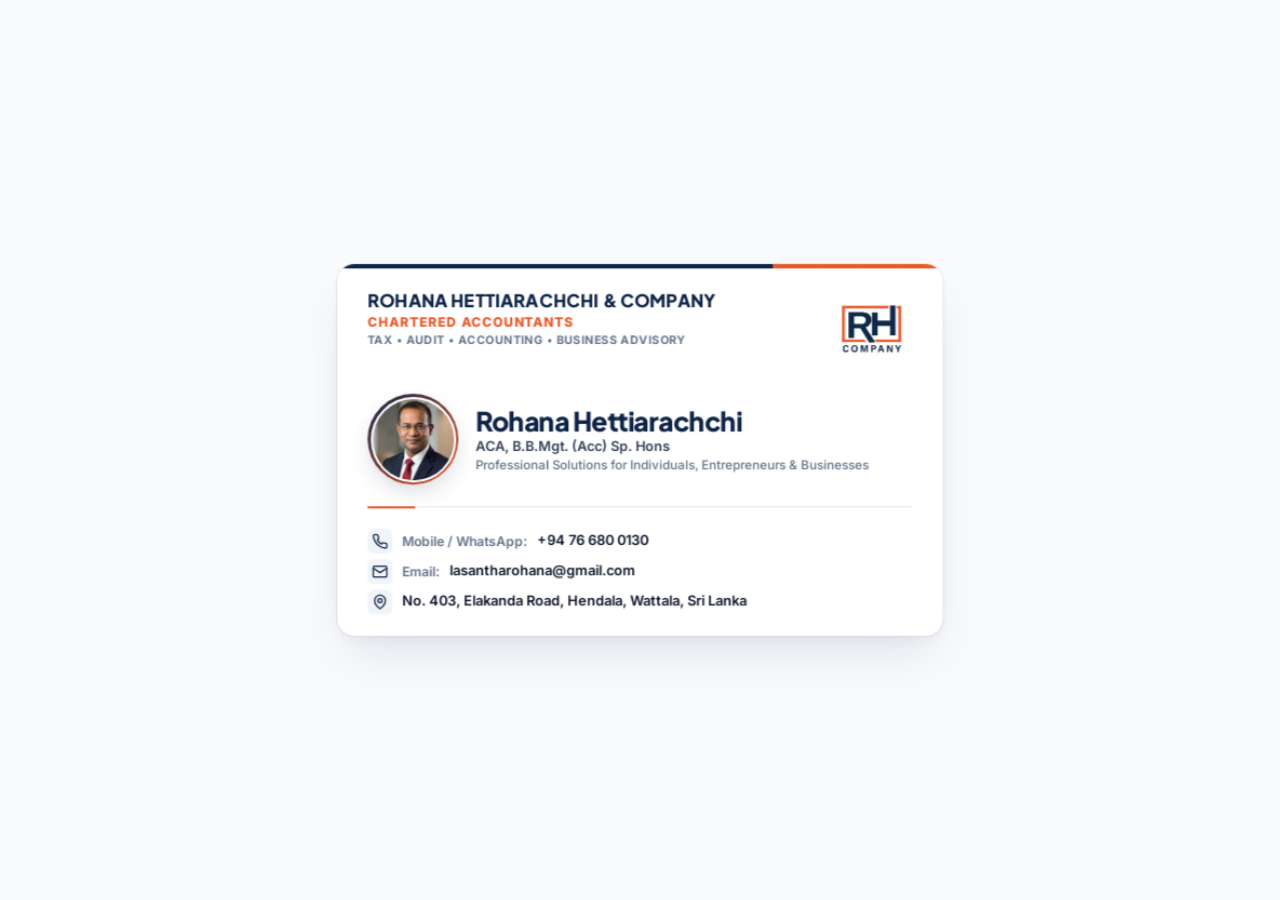
<file: index.html>
<!DOCTYPE html>
<html lang="en">
<head>
  <meta charset="UTF-8" />
  <meta name="viewport" content="width=device-width, initial-scale=1.0, maximum-scale=5.0, user-scalable=no" />
  <meta name="theme-color" content="#FFFFFF" />
  <title>Rohana Hettiarachchi &amp; Company | Chartered Accountants</title>
  <meta name="description" content="Rohana Hettiarachchi & Company — Chartered Accountants. Tax, Audit, Accounting & Business Advisory for Individuals, Entrepreneurs & Businesses." />

  <script>
    /* Print sheet mode: ?print (both sides, 96 x 61 mm pages incl. 3 mm bleed), ?print=front, ?print=back, ?print=pdf (export helper) */
    (function () {
      var root = document.documentElement;
      var mode = new URLSearchParams(location.search).get('print');
      if (mode !== null) {
        root.classList.add('print-mode');
        if (mode === 'front' || mode === 'back') root.classList.add('print-only-' + mode);
        if (mode === 'pdf') {
          /* Oversized page for exact-size PDF export; the export script crops each page to 96 x 61 mm */
          var pageStyle = document.createElement('style');
          pageStyle.textContent = '@page { size: 110mm 75mm; margin: 0; }';
          document.addEventListener('DOMContentLoaded', function () { document.head.appendChild(pageStyle); });
        }
      }
      window.addEventListener('beforeprint', function () { root.classList.add('print-mode'); });
      window.addEventListener('afterprint', function () { if (mode === null) root.classList.remove('print-mode'); });
    })();
  </script>

  <!-- Preload Critical Images for Instant Render -->
  <link rel="preload" as="image" href="Profile.jpg" fetchpriority="high" />
  <link rel="preload" as="image" href="Logo/516607218_122106043148930137_3336936912384981878_n.jpg" fetchpriority="high" />

  <!-- Clean Modern Typography -->
  <link rel="preconnect" href="https://fonts.googleapis.com" />
  <link rel="preconnect" href="https://fonts.gstatic.com" crossorigin />
  <link href="https://fonts.googleapis.com/css2?family=Inter:wght@400;500;600;700&family=Plus+Jakarta+Sans:wght@500;600;700;800&display=swap" rel="stylesheet" />

  <link rel="stylesheet" href="styles.css" />
</head>
<body>

  <main class="stage" id="stage">
    <!-- Auto-Rotating & Scaling Shell (Turns 90deg Landscape on Portrait Mobile, Horizontal on PC) -->
    <div class="card-viewport-box" id="cardViewportBox">
      <div class="card-scene" id="cardScene">

        <!-- One-Time Animated Swipe Overlay ON the Card (Plays once and disappears) -->
        <div class="card-swipe-overlay" id="swipeHint" aria-hidden="true">
          <div class="swipe-badge">
            <svg class="swipe-hand-svg" viewBox="0 0 120 120" width="56" height="56" fill="none" xmlns="http://www.w3.org/2000/svg">
              <!-- Curved Tapered Swipe Swoosh Above Finger -->
              <path
                class="swipe-arc"
                d="M42 23 C58 12, 82 16, 98 37 C80 25, 60 25, 45 31 C40 33, 37 27, 42 23 Z"
                fill="#0F2547"
              />
              <!-- Tilted Outlined Hand Icon -->
              <g class="swipe-hand-group" transform="rotate(-24 56 68)">
                <path
                  d="M36 69 V30 C36 24 44.5 24 44.5 30 V53
                     M44.5 45 C44.5 39.5 53 39.5 53 45 V54
                     M53 47 C53 41.5 61.5 41.5 61.5 47 V56
                     M61.5 50.5 C61.5 45.5 69.5 45.5 69.5 51 V70
                     C69.5 84.5 58.5 94 45.5 94
                     C35 94 28.5 87.5 23 78.5
                     L16.5 67.5 C14 63 20 58 24.5 61.5
                     L36 71"
                  fill="#FFFFFF"
                  stroke="#0F2547"
                  stroke-width="4.8"
                  stroke-linecap="round"
                  stroke-linejoin="round"
                />
              </g>
            </svg>
            <span class="swipe-caption">Swipe card to flip</span>
          </div>
        </div>

        <div class="business-card" id="businessCard" tabindex="0" role="region" aria-label="Business Card of Rohana Hettiarachchi. Swipe or tap to flip.">

          <!-- ================= FRONT SIDE ================= -->
          <div class="card-face card-face--front">
            <div class="card-accent-bar" aria-hidden="true"></div>

            <!-- Top Row: Company Name & Official RH Company Logo -->
            <div class="front-top">
              <div class="firm-info">
                <h2 class="firm-name">ROHANA HETTIARACHCHI &amp; COMPANY</h2>
                <p class="firm-chartered">CHARTERED ACCOUNTANTS</p>
                <p class="firm-pillars">TAX • AUDIT • ACCOUNTING • BUSINESS ADVISORY</p>
              </div>
              <div class="logo-wrap">
                <img
                  src="Logo/516607218_122106043148930137_3336936912384981878_n.jpg"
                  alt="RH Company Logo"
                  class="company-logo"
                  draggable="false"
                />
              </div>
            </div>

            <!-- Middle Row: Circle Profile Photo (Profile.jpg) + Person Name & Qualifications -->
            <div class="front-identity">
              <div class="profile-frame">
                <img
                  src="Profile.jpg"
                  alt="Rohana Hettiarachchi"
                  class="profile-photo"
                  draggable="false"
                />
              </div>
              <div class="identity-text">
                <h1 class="person-name">Rohana Hettiarachchi</h1>
                <p class="person-credentials">ACA, B.B.Mgt. (Acc) Sp. Hons</p>
                <p class="firm-scope">Professional Solutions for Individuals, Entrepreneurs &amp; Businesses</p>
              </div>
            </div>

            <div class="card-divider" aria-hidden="true"></div>

            <!-- Bottom Row: Contact Details -->
            <div class="front-contacts">
              <a href="https://wa.me/94766800130" target="_blank" rel="noopener noreferrer" class="contact-row">
                <span class="contact-icon" aria-hidden="true">
                  <svg viewBox="0 0 24 24" width="15" height="15" fill="none" stroke="currentColor" stroke-width="2" stroke-linecap="round" stroke-linejoin="round">
                    <path d="M22 16.92v3a2 2 0 0 1-2.18 2 19.79 19.79 0 0 1-8.63-3.07 19.5 19.5 0 0 1-6-6 19.79 19.79 0 0 1-3.07-8.67A2 2 0 0 1 4.11 2h3a2 2 0 0 1 2 1.72 12.84 12.84 0 0 0 .7 2.81 2 2 0 0 1-.45 2.11L8.09 9.91a16 16 0 0 0 6 6l1.27-1.27a2 2 0 0 1 2.11-.45 12.84 12.84 0 0 0 2.81.7A2 2 0 0 1 22 16.92z"></path>
                  </svg>
                </span>
                <span class="contact-label">Mobile / WhatsApp:</span>
                <span class="contact-value">+94 76 680 0130</span>
              </a>

              <a href="mailto:lasantharohana@gmail.com" class="contact-row">
                <span class="contact-icon" aria-hidden="true">
                  <svg viewBox="0 0 24 24" width="15" height="15" fill="none" stroke="currentColor" stroke-width="2" stroke-linecap="round" stroke-linejoin="round">
                    <rect x="2" y="4" width="20" height="16" rx="2"></rect>
                    <path d="m22 7-8.97 5.7a1.94 1.94 0 0 1-2.06 0L2 7"></path>
                  </svg>
                </span>
                <span class="contact-label">Email:</span>
                <span class="contact-value">lasantharohana@gmail.com</span>
              </a>

              <a href="https://maps.google.com/?q=No.+403,+Elakanda+Road,+Hendala,+Wattala,+Sri+Lanka" target="_blank" rel="noopener noreferrer" class="contact-row">
                <span class="contact-icon" aria-hidden="true">
                  <svg viewBox="0 0 24 24" width="15" height="15" fill="none" stroke="currentColor" stroke-width="2" stroke-linecap="round" stroke-linejoin="round">
                    <path d="M20 10c0 6-8 12-8 12s-8-6-8-12a8 8 0 0 1 16 0Z"></path>
                    <circle cx="12" cy="10" r="3"></circle>
                  </svg>
                </span>
                <span class="contact-value">No. 403, Elakanda Road, Hendala, Wattala, Sri Lanka</span>
              </a>
            </div>
          </div>

          <!-- ================= BACK SIDE ================= -->
          <div class="card-face card-face--back">
            <div class="card-accent-bar" aria-hidden="true"></div>

            <div class="back-top">
              <div>
                <p class="back-eyebrow">TAX • AUDIT • ACCOUNTING • BUSINESS ADVISORY</p>
                <h2 class="back-heading">Professional Solutions</h2>
                <p class="back-sub">For Individuals, Entrepreneurs &amp; Businesses</p>
              </div>
              <img
                src="Logo/516607218_122106043148930137_3336936912384981878_n.jpg"
                alt="RH Company Logo"
                class="company-logo company-logo--small"
                draggable="false"
              />
            </div>

            <ul class="services-list">
              <li>
                <span class="bullet" aria-hidden="true"></span>
                <span>Accounting &amp; Financial Reporting</span>
              </li>
              <li>
                <span class="bullet" aria-hidden="true"></span>
                <span>Tax Advisory &amp; Compliance</span>
              </li>
              <li>
                <span class="bullet" aria-hidden="true"></span>
                <span>Audit &amp; Assurance</span>
              </li>
              <li>
                <span class="bullet" aria-hidden="true"></span>
                <span>Corporate &amp; Secretarial Services</span>
              </li>
              <li>
                <span class="bullet" aria-hidden="true"></span>
                <span>Internal Audit &amp; Risk Advisory</span>
              </li>
              <li>
                <span class="bullet" aria-hidden="true"></span>
                <span>Business &amp; Management Consulting</span>
              </li>
              <li>
                <span class="bullet" aria-hidden="true"></span>
                <span>Accounting Systems &amp; Process Advisory</span>
              </li>
              <li>
                <span class="bullet" aria-hidden="true"></span>
                <span>Financial &amp; Wealth Advisory</span>
              </li>
            </ul>

            <div class="back-footer">
              <span>ROHANA HETTIARACHCHI &amp; COMPANY — CHARTERED ACCOUNTANTS</span>
            </div>
          </div>

        </div>
      </div>
    </div>
  </main>

  <script src="script.js"></script>
</body>
</html>
</file>
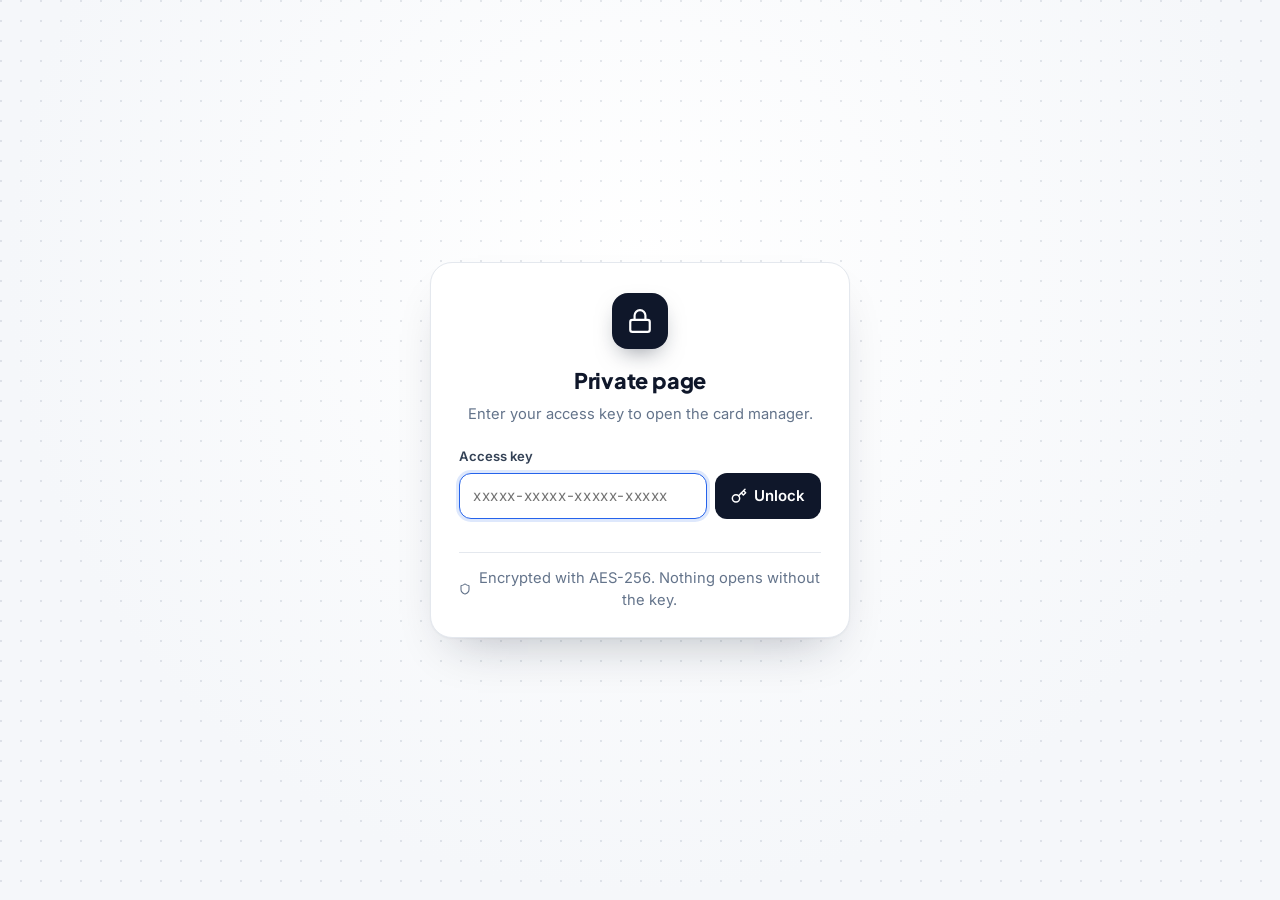
<file: q3c9mnag67h0rfc59w/index.html>
<!DOCTYPE html>
<html lang="en">
<head>
  <meta charset="UTF-8" />
  <meta name="viewport" content="width=device-width, initial-scale=1.0" />
  <meta name="robots" content="noindex, nofollow, noarchive" />
  <meta name="referrer" content="no-referrer" />
  <meta name="color-scheme" content="light" />
  <meta name="theme-color" content="#FFFFFF" />
  <title>Private · Card Manager</title>
  <link rel="icon" href="data:image/svg+xml,%3Csvg xmlns='http://www.w3.org/2000/svg' viewBox='0 0 64 64'%3E%3Crect width='64' height='64' rx='16' fill='%230F172A'/%3E%3Crect x='18' y='29' width='28' height='20' rx='4' fill='%23fff'/%3E%3Cpath d='M24 29v-6a8 8 0 0 1 16 0v6' fill='none' stroke='%23fff' stroke-width='5'/%3E%3C/svg%3E" />

  <link rel="preconnect" href="https://fonts.googleapis.com" />
  <link rel="preconnect" href="https://fonts.gstatic.com" crossorigin />
  <link href="https://fonts.googleapis.com/css2?family=Inter:wght@400;500;600;700&family=Plus+Jakarta+Sans:wght@600;700;800&display=swap" rel="stylesheet" />

  <style>
    :root {
      color-scheme: light;
      --font-heading: 'Plus Jakarta Sans', -apple-system, BlinkMacSystemFont, 'Segoe UI', Roboto, sans-serif;
      --font-body: 'Inter', -apple-system, BlinkMacSystemFont, 'Segoe UI', Roboto, sans-serif;
      --bg: #F5F7FA;
      --surface: #FFFFFF;
      --surface-2: #F8FAFC;
      --text: #0F172A;
      --text-2: #334155;
      --muted: #64748B;
      --border: #E4E8EE;
      --border-strong: #CBD5E1;
      --ring: #2563EB;
    }

    *, *::before, *::after {
      box-sizing: border-box;
      margin: 0;
      padding: 0;
    }

    html {
      -webkit-text-size-adjust: 100%;
    }

    body {
      min-height: 100vh;
      background: var(--bg);
      color: var(--text);
      font-family: var(--font-body);
      font-size: 15px;
      line-height: 1.5;
      -webkit-font-smoothing: antialiased;
      -moz-osx-font-smoothing: grayscale;
    }

    button,
    input {
      font: inherit;
      color: inherit;
    }

    :focus-visible {
      outline: 2.5px solid var(--ring);
      outline-offset: 2px;
    }

    /* ---------------------------------------------------------------- lock screen */
    .lock {
      min-height: 100vh;
      display: grid;
      place-items: center;
      padding: 24px 16px;
      background:
        radial-gradient(circle at 1px 1px, rgba(100, 116, 139, 0.16) 1px, transparent 1.6px) 0 0 / 20px 20px,
        radial-gradient(ellipse at 50% 30%, #FFFFFF 0%, var(--bg) 70%);
    }

    .lock-card {
      width: min(100%, 420px);
      padding: 30px 28px 26px;
      border-radius: 22px;
      background: var(--surface);
      border: 1px solid var(--border);
      box-shadow: 0 1px 2px rgba(15, 23, 42, 0.04), 0 24px 48px -24px rgba(15, 23, 42, 0.3);
      text-align: center;
    }

    .lock-icon {
      width: 56px;
      height: 56px;
      margin: 0 auto 16px;
      border-radius: 16px;
      display: grid;
      place-items: center;
      background: #0F172A;
      color: #FFFFFF;
      box-shadow: 0 10px 24px -10px rgba(15, 23, 42, 0.55);
    }

    .lock-card h1 {
      font-family: var(--font-heading);
      font-size: 1.35rem;
      font-weight: 800;
      letter-spacing: -0.01em;
    }

    .lock-card > p {
      margin-top: 6px;
      color: var(--muted);
      font-size: 0.92rem;
    }

    .lock-form {
      margin-top: 22px;
      text-align: left;
    }

    .lock-form label {
      display: block;
      margin-bottom: 6px;
      font-size: 0.82rem;
      font-weight: 600;
      color: var(--text-2);
    }

    .key-row {
      display: flex;
      gap: 8px;
    }

    .key-row input {
      flex: 1;
      min-width: 0;
      padding: 11px 13px;
      border-radius: 12px;
      border: 1px solid var(--border-strong);
      background: var(--surface-2);
      font-size: 0.95rem;
      letter-spacing: 0.04em;
      outline: none;
      transition: border-color 0.15s ease, box-shadow 0.15s ease;
    }

    .key-row input:focus {
      border-color: var(--ring);
      box-shadow: 0 0 0 3px rgba(37, 99, 235, 0.15);
      background: #FFFFFF;
    }

    .key-row button {
      display: inline-flex;
      align-items: center;
      gap: 7px;
      padding: 0 16px;
      border: 0;
      border-radius: 12px;
      background: #0F172A;
      color: #FFFFFF;
      font-weight: 600;
      cursor: pointer;
    }

    .key-row button:disabled {
      opacity: 0.6;
      cursor: progress;
    }

    .lock-error {
      min-height: 1.4em;
      margin-top: 8px;
      font-size: 0.84rem;
      color: #B42318;
    }

    .lock-note {
      margin-top: 14px;
      padding-top: 14px;
      border-top: 1px solid var(--border);
      display: flex;
      align-items: center;
      justify-content: center;
      gap: 7px;
      font-size: 0.78rem;
      color: var(--muted);
    }

    .lock.is-busy .lock-card {
      opacity: 0.85;
    }
  </style>
</head>
<body>
  <div class="lock" id="lockScreen">
    <div class="lock-card">
      <div class="lock-icon" aria-hidden="true">
        <svg width="26" height="26" viewBox="0 0 24 24" fill="none" stroke="currentColor" stroke-width="2" stroke-linecap="round" stroke-linejoin="round"><rect width="18" height="11" x="3" y="11" rx="2" ry="2"/><path d="M7 11V7a5 5 0 0 1 10 0v4"/></svg>
      </div>
      <h1>Private page</h1>
      <p>Enter your access key to open the card manager.</p>
      <form class="lock-form" id="unlockForm" autocomplete="on">
        <input type="text" name="username" value="card-manager" autocomplete="username" hidden />
        <label for="accessKey">Access key</label>
        <div class="key-row">
          <input id="accessKey" name="password" type="password" autocomplete="current-password" spellcheck="false" autocapitalize="off" placeholder="xxxxx-xxxxx-xxxxx-xxxxx" required />
          <button type="submit" id="unlockBtn">
            <svg width="16" height="16" viewBox="0 0 24 24" fill="none" stroke="currentColor" stroke-width="2.2" stroke-linecap="round" stroke-linejoin="round" aria-hidden="true"><circle cx="7.5" cy="15.5" r="5.5"/><path d="m21 2-9.6 9.6"/><path d="m15.5 7.5 3 3L22 7l-3-3"/></svg>
            Unlock
          </button>
        </div>
        <p class="lock-error" id="lockError" role="alert"></p>
      </form>
      <p class="lock-note">
        <svg width="14" height="14" viewBox="0 0 24 24" fill="none" stroke="currentColor" stroke-width="2.2" stroke-linecap="round" stroke-linejoin="round" aria-hidden="true"><path d="M20 13c0 5-3.5 7.5-7.66 8.95a1 1 0 0 1-.67-.01C7.5 20.5 4 18 4 13V6a1 1 0 0 1 1-1c2 0 4.5-1.2 6.24-2.72a1.17 1.17 0 0 1 1.52 0C14.51 3.81 17 5 19 5a1 1 0 0 1 1 1z"/></svg>
        Encrypted with AES-256. Nothing opens without the key.
      </p>
    </div>
  </div>
  <div id="appRoot"></div>

  <script>
    (function () {
      'use strict';

      var VAULT = {"salt": "/QBAtFo72SYPM/pYQ4bLjw==", "iv": "6eTtcTEPbL3aj+6I", "data": "VlOSBotemjCRCetJULx72pUuxU7pJXHQgRzUvZhvXETnCHVxkbWlK+vRmFWc7PwIHvOYf0aGW2/UFdXsuFiBmO20Djr/q7xaotaG8MkssRW7T6zyo0Oc6OF7FjuhrrpFb+T9haEBzbdksyt8Y84qerh8jpp2fY4HveLE/htSGfaG2qKuau588TeAw6hmKtym1rDl7YXYsIUkUzHMvYakaK3hr74J10i1H9JXhg5a7eNFgDki0awyQPsfwYrnDrKoQGCj2Y7N0rTzo1paG/u7URGmR8vKSPcCuZccYaaBZVwfdRX2uFCgmSvX8ExLxW3Ya8oT0oUpf+LERAyNj7C1W0zo856ce7GhbC6tiBIlIbhB0Xp28RxNLewUTTovnkoFClrc821yu40aRL3fLvmg2b1ZcEq8utRttsOdzf0/HfKYi2cnsGt/RlO3n843ZUjlm9xKhkbVkpdMjMFAU8zG2JRZYKi5IsFLej8yak/j6TvGNFqRXK2GcW2/0x4D23yOMRSoYy6SVjKN814FRY+uS+fj1aBMMn/lYP+jibCpcJonRwm6ePYM2s2mpX1omS/CCNdiDW5aeIbA1cMsxk54xNV0K5G6uzbwWo6XNUtJ35s+sKRDKEihZE0uW7jzyNMDrprSNZv9qFBekOY6k9CFXmkJELku/z5klTE0rfLh3KZSToNdf8xwyYjLIJF0rV3m30ymoczhPzT/LAQXGrqtOftFBx1ny2Bkbl7a5sL3HFxouun3/XW0wYUZaZa2ghdv2w+204bYcIYU/OQmU/hdqcaDtWXBTJ50pLcG5CqlanSkTsyB9mabtEyN+65S5zFiqaM7FU+JlztkAFCVhv8Zmr7W7Bp7QX5P73Ki15moAVraczsAMWDUxorSLgh8iQruj1nIw0jSjREJ3LeQvJp4Yf8R5ZqtF5IMSTYHtGKCGUB6aaqGQkUhEZgoh2k/bx+d44kDwHPR24ivySBmgXao6aWI0C3173152KVXnbhO+NeimVVSwjCOZWcAra+6RwPix5/F+lfKLh+QGfk/G+pXsRtFa2/Iu+I40TnG6HS6FLjPAtgF21Jn+lu5gBUIWOjnCMSIxgG+gqHnZnwyH9mDTHbcU3ZebqU+vRlf1IxptoJjFicUrZxLQwqRalwGi/pinLJo+NQyBh65iD+rps+6dZiorE4twHOtgAH1kc4GB+PSGg8IQfwDVmUqWOg+eHMf45A39zdCR/a0xCk87TTGpVCtW8iLJbi72OoJPS7bNj6x0C7sZRLVhD83hmQ0ypImMX8cSaW5Mp8cqys/[base64]/BclxagcbZSzSkElt+BHmg+JFBFXPTbSlIAV/B3FbT542odIiqhErQgmN1EXRtEqxSDylRLEbec7GVTD1Ag2MfAbwbP+h7J8tGNn6RpbZhOtxI9mIuFu90bxvSF5dtMvf3jGWFb1x85FrOC+uSMPZGh+T/p7jBSjQAGk7/yE3GvBZLyvtiopxruWJYBIPFFTrhmjWncIeCTNURtUQAicOMdzll+NmTdeT8pW4E94wsTkdygr5LWtOnNqUF+IGP17Wmk+WkO/qI58tvth26k4mJRx3KtAmlWA7OQ+mxS/OTM6U+oWSaw9aoZ0HlhVH/ofQpLNAROW2/ZnZ4dYPwoAlkPwm27JQ9coh7dvozyQOhutiuJuhW5F85YjHa+H1X6axjpGpnkiK5NkJqZrOMwkclOUqy4sbWcumzGXHhi6DUnbM3rin6XquVhRYezYKyQoBsynQqGBPiRsTRdByMJsF/S0XFAQdzwvGjcX6lyvkapCcQgeATBY7CwtQT+Jy2LWggtqgruiHDq+3WX2SxFPAd0YcM4pMfcZx+7Nh8qWSc9nCfna/6pEzi2VJciTARVpCVD64/ExRHalRDPZD//Em8MVZsv8cYMj5AcopciZyk0flGu640pl77S72aqa1C3u9zi0dgjlJ0yg2fUkLm5uDAC+NO/+/NbJnYJ3jRjIPMmjnwtyYYh/QvTQB7vTT7v1UijcDIpdNHS4qOwCzgpe/EqyxZ1/BwaE5Yhu+XVaauSYFxHE1CfO0/6rfUWA94ZNkBxcssP39SdjusvUKJiO2VgoKYqozKmzmdHTisVY/lkZxKar9trzML5JY/w5u9QQyUgu9f7e3MF/N4PeuC08VkIrEmQ8GkmUJL5DyPZ0P4PcxYEA6JN9lGonAr3TUCW9fdsq29Fe2L8IcqEKKlnt13XogVRUW34H8depZaHgjZWOl6es2QKLeia/ULKVUDU6dnun/[base64]/+vO6YD+YSybYekowITEO+CZsR4wuf/Hm7V2jQVm5Tc2dZMUxMUGDrSNCiRIKgpPjRW/3Vid2xb2KxrlFhjJuFt0dRd4FvYrf/jYh/2z6jGdQM2qjQV/x026+cNzju8E7yCl6lWWBHIB4fwE8FhxHPtoMz92tbGa7Eoorx8hdeQoIbOAi3BW/EhwBNPnegdvt/omDFs7IyvWsmbgpj5Z+3gZ5UdazUzHieDsXHPQ+W7uWXQhPfX97netAEj4xHp0DeohcmpzuhSm2oU5jWwHfW6qehF1ruQo/i8FzYtEpW3w9UXezX0QtlYW7tCapGjUOD5XfBAiV8fGdKaOL5jmlqWON7fbBZ0sjs6KrI/tk9SVJsuXJFDwdW385ajVskElGf45oms2buFGdXe/W5GWb3Hg//uSpATqCT5m+YZr10JjLE6CA1YXp08o0KWxDCMtZ5Pfe/ah3VYcnejceQWXndUEDemZdFBKcfL9jL7noivALKt//HpXWEhVwAwEKScLCuLnS4P9LAT9U/Tw3oRpAvZtR/XzgpdHtMkyX3U/tiZ0fLZ8YOGz67DTA2mZxyFABPDFeao8T4rweQlpqRHcc8c4nFWvb73HUJyjvM9QN3OTSUS7vJl2pzDThZr0X/iD0coF3UmlOcqmJ2B4RqOc4PlgKPR5WHGdGJqxpcBjnZjDubjXwraCNcNk/kfmQZ6gzj9QM7V5zINJHWqwrVDZGNDNue5RTbkDWy8Bxe+V2jortOwoPBOEnrNJa4dFc874vNGtaMtib4gC0tTPBDqp1NUGjaDulyySww6m5BKykOk4hk+uVNImReSidILa12a3MFpPqoCgN/CxXHihpvPrQyb/q0CzuIRT2FO2keQosFJnPQIkEbTm4U2meKQhD8xcf1t6mJeiARtNPN/rUn/EWi2jNOCjO/Xaosj14/F8MG3sFNGNKn4SAy7d9Cp3e/iFxJO8LlFsq/4HEcJNtLE9z2N30n3EOisenCvpAmHjTDl8bhJ60knKrD8svvYkPnVlsND4G83ErTtmtY7GSLfyneaz6/Ti7BALTBWnxvydWbib4N1749X5uBlVeTICTF+TmHNbp7MLS2IpfJdvr7UNJzFRCQPuoaB6JX3aR2oujHiHIDze7dbYGmnBiXNCIf04FUu2i6khAXp22K+bVFkVGTXONXa/E+kRCIrTqG1doyAE0KoexcPhqdlxGFUjupTUmzQrQMALau8WktRYAiYxy98bS2wKkbcjXrZ18acbnJSnRM9rYr9IaNggeYII3be0B/IxZDYyH6bqd2UQWdq8dscuf8YOsMKv0ggRZyTGPo1j0ML8Eq6n/4nrO3MEeLZl4I1qTTzvH9gPtxZNxv0viMMIhofpu2mrjs1MfG/sWQ8j6p34ys20FjEDT4X5sjlB2Ouwcrhg9Upgr7kqsFUS9emcVSjEuvRMd6RgT3/94Nkxq5pepyMCCniAet7+TMKx2+E3+9wFqVfjW6TlILsMo/[base64]/[base64]/DHSGxELdW1f1yX9G6ug/+pboKEdDo8pfsqB0WQjYYQWEhw7NPjLgR+Lq2fqye6fxZ+PqaYl9XWxsiAUX4AJHl/0VqpJkbvxP19LNDAIibXVIgLL3KwVaZQzviXWbzfT0G3mD1OOikZykBOfVP6n7wj64BTI9NDR6KGhUCJSerBL0EYhJ0yCCPMJzzA+3YjALsz1wDq8mxxAGaj/eM0QM63Dxl52humrylsXiKT7DAzjParTyIsiqbDVL3EGgcfkdaSYtuSIsRXbVroSeT+FnnfIDbILDHGuCKq52TN2Wr0flIEK7sEoynAb29zUeI0jJL3MoooSP/ub60TfeuhCvyGHGraP06Dpbhej4jGewWwKGXmhhIctSjU6/eZgPeVsIz8JBbBvf4U4/cQqLbYNwRfNCedGvxfG4Fkcg9TVrUTsdUuukscOqalJSC49LPMneKbgW1m14uw3aovbmRrfB+r5cUHFQNytrpXarXRmSTnJT+J3gBRVNlcTdnOEmC4WzNwh/+jxtm85pGpI7A6d66dDEgUEQ6fnU82eFsz0p1ePEwwVEN3ZUazbhB+N9Vfbi37mlS+AaPr6dBFCLxOr5M8SMRWQEOmnWMxjmagYbADaaxJ4IJj6WsEmDtUCqRd0liWJUrA50AqW16i3TA5cney16Uhb40LeZiLo/[base64]/EZWVKpQhVWUHcRWxZk2qcWsjFT357fJmUlqs4nY8mUEYdYgXWLc2VFbVpDJQeJPui2aEsCMT0slpDnxduO89p/pNENAEA3PJgYPghQz1FK4aDYvlwpNlLIuBWACoz2ajOMWFHS89/dr04OdldD+hWeHre6dMx/zmVa6JBWNyRZSY1l42NYf49LKPBp0gzJkIVMrA/[base64]/7vulFeGIpPF/6ZqymurJy4PU6x5mV3l1jFIyHhv08T92heAEsa8lIdpPSQt7j/AzDWjRPLz1rNM+A6GyxVk0wsaT2vULjS47b+goaL/rEp0fGCPVaBXwRC4aKlSGn0UUCYEYoacoUS1bVLLY3akAifUItHczxNRwx81BzUj6iTS8EMGe8OcUkARz6+2yuflAwb8sfaakSLkH814l1SmoJ52sgTA3zuDDqovLxC5TBIoFQSdFu55lXLvWIlU6IXtt5LSOUHEhIgxbPMCn6pnJ34kBZANK/mt5vg6n+jZnJcwBUeTrMDNFmZotNkGOj1odRouqRractnfaKYJ+oYbfdy2wJ0RzqnpVGMCFruSqKUP5Fnwk0QDnUMRCL+8HyTXs+y+9jbGs7o3EU1q/797NV5HGY8mT/aRBXyalpXx1Akt3QN092bv/gMyX834yU/PNUBRN3p4svhEz7w6b7rJ6zH0Iuu++Fd4LrVtoAstvvX/K/ljVjAEF1TYjk/q1nG3XoxVbuM9e7bCMe893Ujd+hDglT/lIi+K1/ZP5jTJ118/0HSMRKD40uOMf7uW8c6ePLYWG8CyMpCCK3pEwNhGsnqGqvloinUav84fEA8UVmb+b8CI2WR3OI5OvZMFXg/[base64]/6IiQeAb7jQKReUrSYhBSkNMVAFfE7nP1/gnoXt2Sxqu5PBu+tGMj/QiTfsGPmugDrVh56/JlycOojFRhylMP+qKzvRnC0p2ltnlzp+YvOgoWFFG9jxptBAhyzhryyifsvlEyiPRX9D9ujdyehGmNcbNhX78lPKjUNcztegnYQMyZ1fB7VK+7q/PCpGb/GbvIXlKBUCqk51ElYxQhUV2ovLUwTnAR07526VtPdyyToBNhqWWy3sEr7zT1+RlMvswNw5qAiMrsxQy/fV7Db2S7I4473UCCfZUXxgFmZiasqjdNR9aknIV/v7z+M643wHcHLaq3d+23zVCe9kXwN1CDLcId8cEbYed8j7LUvDY+2KeKl3SJiQ0fhUwPXf7PX7c4QyC8c3LGPnZotRMLBuqVr89jwDdO118gy1+XWZ6m2K1dW5ObO+mYMZhWLdtyhB/6KlSAfQA0Z2NjR9bHC6JM3Q9S2M0kXgv+wzlPRVcmdx4EqNv25X8DK9NBseRFTKoeKRgAQYaZXlRUfCEFs9sMXkKZTLLA/eA7UhMB2P6siqyu8Sh77ADZJnGBiUisl4M0ED5dfkrmr32xeCnQz/tOuMThggXO78kz/xaK9pKW+w/+ne5kkLDmrDfqAfXt1b1HnwrfMbdWVAdNg38fHpYNO7C7BldRda6OMpDdLZx0CvIgyasZuTt86NQVWO7xx/[base64]/Uwjw+1zYTN4t5ZHCBwlV2QTDZDmOpvLBc15HH9KwuCJVzUVYQF6hT3KKrpyCJQI1WwlX15sT260to1apwAMPdaEsHgQSqTK6NEeIlVHR7bgDMm449KEREklSSDYoNL6VBEY5V+EpowfOKku4D9uPyeJFP4w+Nfwn2wz2J262x3qKrt/[base64]/cAQSA8tiai0avxrgJZROk32Og0ZZBI98afU04EcPULl8ww5NyIzI3jwYxsMdS2zt09GMK6/n2F1fMjrmjADD6kPUkI/wr0M7hOh1GrG9GSztYsvsf7cq899pOUXNa/JDZnj67vKdmMuvr6lJ4ACVmI+LPyXjqvOIq8ZHbdAWSULc55dvU6GBFvQYGdP5YcZItmTpT7dpVk6KYPoIIPKvA8qWa87DtkBRi1i12d3M2nt+MgjaR5B1UkmMGmApBETlThA4hPVDaxu68JZigHvpitAoPGxvW+K+ilq/U17t9ZmMpHRwm+1Lcn5EzDP3AX9uWwGFNO8Y4tcfMte4kozUFOtcfbdIETjxlmIasToBlsDUiZD2cn0eevlyuT53xIfZ5D9I6Kb+GFtUihy/+qm3DMa94XL4mbHvwyZALu7VGkYhQs4erl9o/4Hb+xE8rPXxpR6ExPJquzcC9lQtPxK3RY0wdehDnOc7Roh1HzidNYoS3Pm+1dA6parfNKD3yn66d1I61Hcn8y+x96QqZqeo2l+zJ9/QsB1aDGovAaeW5gpu6qgNTPjTdIgrLzoRLMDa5Lr+5ZPCHLOdDSJ9WJaFXcvYyp/OD0mr9cFVJPE0imhnPFSGnI92xcp5rFq/x8NIjz9iSt9d20MchCEeL6Jn7MnEOHKJxGh2W5NJ/rII7yDYfTlA7K6Dy4du3apkQQCqXXBh96GEGCjhT84yV4GU2bfmGCYMlu9qRTbTETVf9eeY0rscOHQhLu/cXLJ1p3yilqdiAas4C6ggfKPL28Ez3+YFXaFVkrEeQcBFb1RELwMnXXKWFJ27UustmdpdxsWFCPF3FaUE4zXv0PDmLzUuqt947zriICDJ5hSDQxdleKE68hdmNr3XOhsBJQ7GJmmpAJyB1lNjSXUvfiNJEt3WgqsIAyu5Y+SN3bpSH/TD9JZ10HY1UE264sST1aBOiXaKwMRsxgUYklngNolF2qDhXMQ5hF1CkkQA9bX+W9VZG9H1n0j1wqUmWKITy04A5/QEOb/G7YxVukPJyVhsNKqQ2viGphg47g3PINIpCaQkxGHCLiq9guoEX72XKWKEu4WqOhWu6dcW2OlYd/0TZ19XXsfT+I22QqAIpXdosqwead7LBji6uKJqlbQZIA3yxvig3dnlt23vBSV+rItbN+9f55rP74plRzjtJKsZyUluvOoZgjnQG4y3ZSte0dCcqxgaS1iEGYZZfXBvnBONnpmc0IJLNT4xGqMby0uSKFxHbuhziql52rfX/yY6zljV6NtCw8rCfwamTGg0vxllisFsLTnLoY+gMmGQ0m0SFfucMqBP8lj63Cg2l8jBXuOKyZRv9pLoM23TGPnzx7lgItj7ExV9jnzsmr4J1hyptAX5vT6ZZQjN1190gT+pbX8rWXsqnBJXVI2jrVftDT6T2JVZkYynfKLVfZ+F69RRZ+xvNrim/jmZO3EIRfbLZ+BxoDpIgFguNUI8vsLVShQS2PNJ+qejIxxOS2cuLQenYMkSW4XGQEdnrqZjMc0RIIuJHyo22V8ca6C9aOQnMJlNN1Ctom7xK1r1BlSGadO7mWCd87zq1cElMeMcpzRTO/u3F8C7yQaMq1JSRVdU+HIei41pVdLsozm8mM6aVpDrtip/K3+r8ilylV/ZyqgwRtLcURYyCtEvCv4p/cckGCUn2M7dB8Xb11LRDbMU4GiXYIYLt5GOYmGQ8MrhBtxCZjRU2oRDSDHrJux3u3XSh3gWXVK6XLyCGlH1expAFSBA3z9Cp+grE7egjz7cWlCHVO0rUM2uydo9IZ/f0pWCUeZARtXziwVCkABa3V/R9IKOIB3pkJadstBGUxL5Pz86x99pUjqMbexT6hnnG3ZQotLsEwjhiQxgBenpo79YBCOOYiKugP9XPbd2tKzuR35Pck4nTl9ejTvpunTC1xE+i5ceaQ+sjiRdBlstlhlFLRPuSk81XHlg/whCpxLjJfoI5sbmD1ZoI1WSSMlqNd8S2QBvL5wfTU/qa09pj1Dmj5ndSM4mkBlihhMaXEhIEJezvv4u9QgBNfXXTQX0Ecvryby3nCqBpXJqqIBX4X/iqAzJKFoxevJPtkjYsHkiYKN80l6Quyy9bv9YD56uMqqAWVH1dpAb831/5TJiPYdzxBMtXDKRWnNExKwWUe3lEvcIWYXXDfifMSd8h3geYBqaSrj2Puf7VJE0OVCrJoioBQe+iqEkZNoI4rKabdK6Inv3QmNlgXnPHDu1MKFKtolvnaJm0jXD+mz6NyCCrHjdRb81BdOKKL4KIlFem/+u2M6PebJccHoe18AUbG2buZ1Bs71KDWgTxznANzJVvP7bpWq1CJUBNHXlYPvkiKTN7tnu1r4W1zFn17ybMiub2lwGyWq2EOvfmAqgLBmmcICyH0qok29aD4xNn4f8rYnqla5zhYC/zNcdk/d/NUj3wXvbNG9yM/gblW6qvAm6rVY4eoLOOd7jEH8GYp6uVSK3ZPZA0oIm4v3KcU4lalZsk4OtdOnVNpIT4vj6CE+XyiWI6lpSfCtECbkhnOZSDypN0eCMIf8bS6odyNHXTgowpefEhcFb8UGgqHT6/2fBAtMgu53eLLwQO7tlo56xnpB7WAshZ3BICFzV7lNBW+nqkF91iIbq4hFGMN/Ly7XmhuFelFX84BgqPFZKDA775Puz8+EF+rPTrAt+zCheW+7PldvguzSIk124tK4NdGH30t7WUng9QLdHuRQK3bjaCg6z+7RM+dj882NcD//flelCxiyO1X6KQamDMFB//RO5i1lEAN4pCWHug2RCKAO4v9XIXYWCIyzhvvkA150gCZpr3lZyWNW7Pv6n3xPNMJaYujXtkY/sua4H7qckd1RjzXgWvaYZzYH4HqaW/e61wPOlhR+MkAw5iGSHxCgKFJfgd49J7bIjariTcfENv5+pKiO4/yCK+ImNVCwK1AB79MvBAT3HI8oM04DqNCHGnY/kaIjfDxjGSmHeP4JAJF/FawxL/yHTQIzaZr3s/BjQIiqFPs6Z5J7MS81EstG+4SiS3FsIHhZROMoIgmd/kg0Q3Tw9GmjyojHzY7pK0dj0lfdo09l7ka5x0NvMX2fdd6mJl8gCPLOi45SEvKwA3R4Bg8oqpoWs/4vUeiXbPoZXJ1IMNuHO7ut9EyB5MmgR/pHWxSozYN3NMWs0WuYJfoylVs9K4qymAs/miWcC0gBVgPg5oBpDbl1BcvUjTqRah1wUl4QfRR2pELZif1Bis94Lr6WxFmI+wlAR61vKvCQpwM+OJyJAsr+4LIv2vNGwlEIPumQ6WcQfIqKhtPTTth89PoiBF5ZVUXWnDbCk8/WMMFCtgrSO65kdBnF+K/5DE1r2Dx7/39y19jtghCqM/17mrRW+Gi01hD/mQ3QKPu9PF5RvDehwye87hs+My0gRIUYRKKwkmrEAp5vpm7Fnga6KtY7jQQ/77OFEhwEZaLePzRCXIt2swQKJuIgW83/0fHIi/03Faa+sYbbgq3VKH9s+QcKPl7t67LuHdPmJj9k4rMXudUPdlxajrjZW9ln9ojT0D0AxNAH4M342kniYtEULWCAb/Z9Dfn78YKUkHrs5QMXh/beds33QganQrCmRH3gMopvGTXMY/20cctQXpM6WUsr9qLMMjbSfLgN6mPjIQUYjzlTNi04MWC9PNlEPZ9iSgmcBWcYJXpiNGKG247Legaw4608MWDvME2EOYeNCn+0nYWqXpV1Zteg+vYYryGQ0F/8nYp+we0T90tCcAS271SGQcSz9XJB4yJeQbs+AaUT9QcbqmZ4oPdwwgWpsrKOxP8nCbFzPdYnGyfE/jfEJcgw9RhGUeyuh1zhEborafsfVDEkxJVrl+v79YNGbb8nGtu3abijU3zga59CIToiwK8XQ9PgMCLV0bQ0DVoMu7DKH/IJijr4nSzP6+ObDqm7Uh6fktNATZe7V5PF6zeUVHGlesXnK4aDG7u8uwO7SZC82XPCe89ffC2BYIpDznos3S46qkYKbofgUy1epRZThpby5qD6ZQKG0pmgr/lsdfHJh/cHaKKwLb/+u/smP/aGgViq38ZMcEeZbHBUs7RedO9ErrNXLXFHns5wc+P5hQ1qz1x7nlaudMjfkTpDqNeF4yJQReHUpFfiTOQBMzDCVyB/zdh1sHMit5K1QqP/Ufi4oGv+m5YvhcU2oItjqn7oPC+6K/OeaeOGlE0fOfb0G1DmwhnWpdS4M5LlSJ56IUaYADDQmetL032QGBRkdT9T3nOz/oKhw2L0nEIjtv0vWN+0WadyQZUaX3+4X36WKYOeD9EXgKlW6GEjO7yEgmH3WeAtErbMriK85aZtMib740GXEikQpAx3YuAQas7MvNo3k+xw+FiQgBd+kC1+mDO2DA5UGz2lPbrWpfdxscMTAo2Jw15WIUAVXT9n0bkSWrhccM/j7sHYHNHIrK5WhPSGLiGipvgpExFV2xdKy6eo0BeTBKn3WoHLorbgymAq8/mAoIyoHN1pKbCeb9B51Vd+mrw+uT/Enq7jDV2eBhhBmEmfcBJTAZYn8rgR494bHqtWeVsmWdk3odFM5iGbpPdusz1g5ltY2RadKlEPqmgXmDGqg5OCDwLZM9jdrgnS3FJgcOBjdfow32m0TCwkw3W7vd7bPJv80GRbM7T2eqmTHEDuimiSzsd3jxr+qFDpptwId/o6D7yp3+CdYcrULBpTklHtFzXu4Stne1VRj9gD3OrXpFg9jYZ6s1yhKH+7KlWTGagYzg2X9wn8HI4vomo8m2jsSYbfGINP+rm4dGGcfZHzrmravt2aOJ9XaFbC9TRxJpPzjAbVZukRgi90kf/HS8/[base64]/gjvnm7c0PFVAPuLp5Lds0QMnazhQ7NwUZ2qQW4SeS3L1GTn2jXkcgyrQioUvf5jE1nV0/uuXJU5YEjRyEoUCm8npBdvGz96TPQoInYbkjAFtbIzY9iiXeClxy1915QlzmieqffICk8AlHigMNePRGlpM4on04gYk8vXDA6dyozFDlr0McDCWR8mJGVqFrgOyZXl+DdJ7bVwQSM3Z/[base64]/3u/AG9O3DusnbEiUAVCutqYj0kFIlWDqIcJBv5fuNM/+j1X5AOQ5igtkMNvPOAVKdARQYL1fyBDAC58l0DWfmvxrLPlwKhLMKUOEgdGN2+POLlOdnqoxakhzKR5KaydBMDk+0wDa/[base64]/wG0coq3bmX52U4XU+fyFY+UZdzKfaweKdYPY2vMXXQ+sHs4nQy4S3nBEYm1BZzi4mDcwnUh0ljFA707mloOTiYK77VzEnGG+k3GZiR5nG8Jh0ASE7k/DLzAIZR5ck1HnGh5BpcHphuPwJ3mRXjnPS5axXrZSHbIOdNBCgUEvWePj29shffllYNWkNXYR34JdL4YAVRgTi7vsJQzNuXQcUMBa7VsPOdKltEPrKAIvlGkD+/hmDiojYycNen2xlOtAr+sseme9SkMfPryfCqmC5d+MHZ8Z96Xd5nsaCYz1KJSgZ303GqLQyQ1Df+ZAzvapqsFAexx8mmUXPpjdvx5cB8wd9gBGNb7v1jZ8MYxamoW/1Mjm5Glq6D99kF25gAzekU3vYmwEmp6ZDksNR4+H0PMNROn7h/+2aAi5DvSd+7U5VUqzHUpVUPqfW5r539BNmUU6yQ0hQgWnjzz2ZyFdoOTG4YtrIug1D5qViCr//[base64]/+AaS5vAsRGeuMsUnahkErtJME8izIFLSBA0IaLPUtuRNax2y7LdqJMtA6T1okw93bH2o4BmI4OcZ3fRUU9ODgMGkRZJamQ+n37RCJmZYjnpTmRi1sVBuS5CyKyVDYIz2MP6RCa5lUKGGrOe9LN65iVmZHEwGTZQZbhQRLFu6v/Io/GiT/kKgrVTowdA1GwQYrnm9Qg5MWKspE/+Y0yAC2yJa75pWGjHyL8C2fxy4xQTzt2541aKTZyp/wLYhkj9HdDoLRXj+V8cb1eVupupuxWRvpd2hNFtes1LqQXVvNdZ3ed3av0X48QQae8hp0UMRl7dDk5wD2BG6+D3YhPU/vdyVxND2M4jC7s5ZxNVH++PWslTmNJbMPyKZyODr0gdz+zrZyRlDuzxhrmf1wuvl7paD5T+xAf6LSa/zF6F3SVQdcGoqoAjtNAW7o12eHqPikZcn8fDQ0ybtU5JTPYmeAKE+2iZ/5qCAHDZsj8CozOqvPO4xPemiKx4GM4sc0ShMuJgVjkbaOpAmNSgPrbL8p6GTxwUL1+T8jh0uygo2zjDAZUSFtBi5HZOJYh6hffN70TZHxN5nMPNz9oiZJy7IufkHcfwPaH4aMGSezBtuoPM4n90OZuEY930iXcTjvNWFs2P/rNtK2X2vm+AdoUv+hteogHwBdoC5bQYjqVXFsgg/MOfhhRCbBELr5rK3I1K0bZ9ki0qV5zewUt1IxLKDIKOFBPA7zzVLkqt34X8OybXL3SGXPWf5l4y7Oe+8lqmh72qZkfs8j4g19dTYaPSUhGyMi/kuk9hHLxhFle1WLZhchSXOvNYoixIBxtxeJy0D5NGPc8KVrkjcm0RNUkrxl4+g1zzTH/kAQgeZz0UrNqlXiulnOzVYqwP/gFQoctRdNMOeAfSNKG0y9qEc9dkpnGg884M8Jlbi18uyjMoQ+RV7VkhOriBzA6o7NiuTUpJNN/[base64]/ccn1zMmPnVNr9hBgLRaLA8JYfF/zPUZIT5BwDJxzu92xqpvkSQVi+Ssy3wmOxlhiFmyoN2Q4esPyEyu9vLxGDwMu2fZIyR90Kk+s5LiazafAnarIjx/lyI4mJwPNmKdI+6u5iJZelcp0mEPEkLK7tLGfxhlO01XOZbkt0lxuuiRXLrKanXeGWkTT1RzV9Ot3dNCwzhZ5KSgBfHi1g3XVUAfiekUnWLLvygDsMOFC8X1z4K4kU4deph/1Upa1+lWEf3z0u34oSqSatjmJ6aUyi+dD1YG2FU5v8n/wzMHHkUdG4Cbq7snlbA96WzvCWzD+UyytC5pn5trvMWPn75nPXC03poIKXRmWqZGvxCQqXsQ9gcDenTmurC+N9lhO26qH1uY7UOzxuJrLNuc1VM95rZtzVCJ/H2/rrLBqwGztxacJXT7AwAOwbpibed02YW1Yfz2C5BlIda9miJY5Da5gXrE2WgUlRonrXwnoqNpxdjESaLstnqEHiNkzD+dfMO8ZgSIzSczXJP1ziwV9iqwinZH+ccrDL/W9aGeaK4+K0ZawynhzDhD8DTj9r+Pdl1UM5pxDwd2L+WTF8Ewm9MqND0UBpws8ONXsEweIFkMugLAaalan719xkMqWJ6WHpmu0kCPDt120CVk+nqsUQa/Hqiegh7PX7Qx5qjEZFcxaZf2W1SeLgYDKXbSyiVnzBRQs95PCKLDXgeYFqMoniL9pXMemxUUmoTFbNWGUmyFbCFrVH9Znv2LQ9ig+QDf671jSGELP39nleqfHXTm3InvRiZdPzpnJlPrWf9XeERK/WzzuXguLFkjwWtaX7IImlqx+7pcqP8UcsBiLdHCn+pJO7gvzBWk4wfMZV6FetM92HCSm3pH8AOJoSpUBcSbThkOhXcV1l6UHJOVKVzxrcQn5KPKJIJCjBHQl1kl9+59qzuDDBTHf2Tbu1zB1t2LQOFoMC8uk2PCED54883/9JqFo29rX6wTMwDV+SHeQa6kyq5BYpmKldWAzBayYbz2lx+TWmBWWNOiZs/0K4VxkwL3UKl8MFKNUgPyQcDWPCMZ/7Scc3VaJH3x1dlb4wXddQKsVgV8thsXholCHh37uR12iJ0Y19CwQ2l7U/[base64]/3qw1uyu8qVryNHSI5JKuLdFyaUJLwJtsLDawmZGi/vdS1ipN26Jic2dDfJWeRJrwy+OmARHjEYOoZLSo6nLUSPUj5pIyC/fTeKi4LRnWrGVz/v1Tf63OBkMUxypNFHVDpZ6iqvhzrS7oFAADhPDwWzRymz9HNlwA5l5rRjsZ8kBrzC7ClNpWMYRuhEYVaooaji6YbM4dx+Tzwhn2DaNom8zkxMrE8GdILGLPGkbW463Ha9UsYqlz9vhZx8FRTGBgA3unQgTglkNc8HPSi/Tmq+1Zk75L+94Wk+hqoCBbbXqSa1rbNkUNYXNIpxT9mij6VuSEa6L+YaFWt74i6l6RIbVGuFaUR8mUleYInZM3p7fhLQxJu4eEY7sus4F4tGGLPd6kMf/+YwQQ1kTzJQJEsWQa3d/O59ztXnyrZvIhxLMKnbCDaJ7BPhy006hlmY36iI/oi/kY1YHNcVmFGEv0imnElrOF+lL64FowEqiqPq4af/1ktmyCajUD2iwBTb4HgJDbkTI09DLBoKwhHPYcWnkPJxar15O9kdkg3qg8wHBHWgvzkpTTSDnRyN57FvQL6T5ZNQrZlPJFfqLQU5VCUBBAzaLsc13XyiSY8cFpKsZPiwM903obfwgE8K6qpnqTFkk9AJ8U/LCEpexZnvI52B7M/K3Kk2Th1Jx9IEt0dAa1PncPp7sFxxc2VY8iXVKZDFDflAXgFxaTultixSptc4hr+S9+2GlvsKgGWL9hrz40H0Kb9WkE891i6iCClZaibBHtbGuR8xVKbo0YAiaDiX2y5xeZLQRaiTR6P/[base64]/hd2zZ7+DdjgHWtSZPHiW18ZM7hw0frJiLqmicGQEh1fBQSnIQjAvsY/I1JlbowLCL8BK2hmUkvxw61iwfeZ4y6lV+sSCtD+qq97gbUlbHYpR5liPg1YbNvqdHDlKHDeP20PrWfz34k1pOjOWySvyDh8mjh2cUdXwQ0UeK38+4fqTSuu/LHMJGSkFQJtfk99ykko3hARG20j9cw9LS+p6HSKRn44KQohycpwch81QzETEVitO5mNifwKjUkAxO9mzntuUmz+os2y3K2q1PAkMaeDRTdYr8PzgnQTb5k1tmG4YoL4aNaoNb3FTKOc1oVt1qIo1PsrRWxtidYoYRbJxvzc4FSASZh1bV6PU8Wzg/xXJPcIF8nkwVI4znrA58i/u3PzeKCf6FCeMACVCWG9F02j4eZiL3A+lbJQ10DLG24ZkPuwHcMGimsSvuEud6gSiw5q0CI2iGIDT/Db7kUb+9UI4fDPbb8Lrpsvdm8dZjFXfzMcdMf5XqmKUjS2nxbKhCcsnAIXN0GfbcLopTzkb2B/Ry/P+GpkkrzuRsbzvd1lLCuXAA/[base64]/wJ0NXX0G+ViRer/hMJxsMU7vAQJAFdsxvwLyLid1PCdC33PhkKry/qof49PBlfF7gQ7ErPLivNZYHdUfi4SCz3rvvjOfkNbr+ZWIQMwXtNjZaygejvYcY3zaseUPOPLs6vD2zESvFOI6kEHdfBiMoXAVzd14T7FUH8K0ewISKrIv9d1o4PfQ4v8DsHGyHysQGEf2U/uWzy1/faa5O1CfxC0lOjCZMx7J7NacAZkZj4Up6yM06PLQIfPOR4qcbA5tzN5EzGz/[base64]/TiO43BVtP3r7sJWWH4gV600RdGaulMURVuQxHvlxkE6F50kuk5dKlJJxvgTON8bflIPdU1Vsquf9mogkPqcQIwrCnZQ0XbTEtaAUY3u2738079Jle4jTPZIw9pQ96fBLL84c/AzUaX465Tw3e5D03Pw0zf6Uri5loReiq5wzw55jbVqhF4D2noygPt85QR8054/upH9+WYdWF/aEBZIFt5/pA5j02VeFh5LKGwo6a3BLZUgAlmyGh62p2iGTRQrz8INVRuMZAq0r9NzrgxMwyzNwjgSuNBMfZPVD5moV8PGf0+XmILP9n6lHgO30th4d7PnLB8C5a2O0H2lD07tPgdQocC46OTDCiU3DPkp4K6kzgdBAjOQKXJoB5ep2+eo/[base64]/XBCSweatCOpyLyab2kXUE3Pkcfd0ZDtwDwcJ1ptmQAojWcrNVCbaNQs7KhYfshdMMctzRT8SYFAFXAPvRZtsvo/dhPLOFXH/MYoIXRJSqoCuf76+xaB3lMGQpzGpkA6rIDO4TrMDAcWEmqfSmD2DxKlF7wdA2OeVHlaty8sDFT3VN0yuaKowXZQLPaR+GgALHxXRsrHv6Qo8Qb9z1dVGjg6ouF+7ffB6zcygz1AX7w/fm4nL7FN1iGpHkshryf9BwefYhKjrZwWyG5z0e0cI7662CdOph2s6GWBniF5DIlCGHBQ769rKnEZovV07lVNvSOIiDNkOBQABz3ztyCdSUtLCbIEp66DBs5sJVAxl0lG8g2dLawdgSaWwjGUCrVzE4/TrJSjnLEL0vdFRxUdt/AVhfE/uQoKoTyjFCEEFEAvCwGA7qi1yf15xyYVyH7YBHU5q2Cgt8TY+Xnp2HOdl3YKN3rOTeN6VcpxLFyDHvmCej0zxP/jmEYWnw6v4lcC0He9h00noaGK7QfsUkwdNhnTjKsQdjNT5REBqhC2ICg0FXk12CoBbBnUisNSIH/F6BJuTwHp6807Sgdi2m3/yuOmu6o0SxdhXESlBTjEYUBOB+NSvGvLwhJ3ER4vNUt8xFaq6XcTUrc7anaJw7UnRm3EhexwWLaiL9bfOJ/erFevy3RhcH/uVzTKPOj523/9speDDSL+7VQEIDY4g8JZYjJR9iWo8W11PPRIgfM/hCAtccTwkVRzt27kIXdpvwFKwoZx/SW5r/yq0B9HN8XJKEc8d7s2eevsLrIrycaq+4ClwVJkT7plU0W897PjwHsw0FYEtTE4sz8YfZj8D7vOZsKhR7CKE6Y8hZvLE6QZk/[base64]/BYO01PxX5LRK/qvRyrwjQ4hjz+ErRza8ZPjSrpKyrmn8IVXUQGKz7CnsF9PAfU2wqWyfvNKLvm9zlyGGnYAHyinA5qE3hcu/99nXV3ZEX/THjpLpNpe5O1xk6xmKLLCGUeRIYj9YcYKgchtX/p5fyMwXf7UQLwkJYFSjuz6XXjSpKs2MuRpx9b57oG5UcVPU66iaA4kondxHfA+fSHeiJsu9kyVmuAoPqfELwFN7k85gEvMizz3hg7yvou8/N5c2TpfSVQ904fywb5kZI9wr1HfyDBD0wh4pqmAt/9A8lAhd49xH6KpxRWaBhEs0IPHO1PaeWm3SnVD0GmKYEyhjyALDCL22rLisWZM9XfGu6gfR26zhOnm7EhcgLBV6iy+3w3jSUUrqoYvh22ZacBjB9GERRLVamhjubByka/U+E7F7BdwTB8WAtM8fCpCRakdXyEYwURqGnaily0EI6jU9XCpd83VFkrB6TgDTJg7k46zjXZxb+pbj6qFmAcMAlKmWOtTh+9gYsadZ0B5Atda5Z21/NbLJgs0lkHREPFFpeGKnxiEThOCD6cuVjKxujtRnDRrbZOprSRXa9FBcE76sD/l9/QJiwkUqXonQMdu7dLx1314dnz+6gtce5+GJPE2OT3phM1MfsCJksmMaY8YrxHfhJPiePPu55gd0xkrt+lLWIp5q8dSKgGI250pEqeHH2Km8ZnZOuOOQFNH0ksKipIFFQfB0IaDMpWP1xN5HnO6V/JksKMhXtMAJIjWYuNL5dNwrgmQrYLM0p+vfdDl9O2lBj8rBwZWLhfBpdYGEDw3h3wL8UOwuMwoq0NZh2g8uWiu5YfN+XdTFiAtldCAbbns3zM90rwcfMrEHnoWqlDaXzDo1VqmQbr/xNgTT+o4LcQ01Fh2NYi46kOplRZ4WmswuineFH6e5BQ0duOneJ0kxle0BXOELKAVGpoEENTRu7fySq8mUm+tAhgOGANILZA9LyTbSkDUMbIq7991pt7gawT8HtZqHRrWHm2ceIA5vVQg6/1tbUHp355j0Sty3Zyl6J9GIgCNjYtl+41svqz/h171rh39WkAepKTaqaCUjbTXEbiyyzx05GsQp8TIZPffaTtce1H328zjC8H1TMX/cs+AzKQ/6vMAqr48jrOsLC9RybHqNI0pA5F1Cbr+dOlRUMy9GQHRD9FYMDzAw5QifquhvqpkqsEtp3BiTzwgZPG+ULN3QBdZF9Qe0HyHjmv9etifSNFUQC6t+rQSaAODIMv6v3kTdDaQY4/[base64]/TfzadkTnL/V07EWk65ygBZLzza2Gneh8JQkLhkaccMS8jZA6MGQts8sgV5r1VUxTVhrpno9cYAisT5gU8ezHBwRrWZ+PTlADs+UMQywSTJ1wtKkeUhz0roJoL477EjASvaKARLM71TGl5nO/4GCWDySO9f5ki8e45qxhBUA7+HU5O9oHxdYnAGeqUmFumLgHDfohG6xQouRIoejEEFFIDulXN/[base64]/BxxDeXyPEf3Wx9GOYtXTTgke+1caAPq2vxS9pzJRreHmfHSDGX9sp2MTp6yNmazY5jHOqWonw2Lvq8muWY/z353Bv+qEVufrm4XFaEZC3oeFHQbbHxDQU5vexEVmdYcmN5/uF52rJHQbJuk1Y098t2FfycvMLoEUGQnY2DXho/t9TdXi2dD6k79NxEOM/NoMJWpkKs/JLLb1PpSEmg+vHqY6WbqI7uALTpqjgNXH3LLVUJxUTcEro07QNvgNZhiPnr5FEBm8G8bbG42i5TehJ3wHCPCRy49m7AGmgNBbUunRw/[base64]/VEgIUSAM6foj5SpvPoRwgbI0HS/oG6WZMlcewVUaUB3mw6F3kFdmrmzSoEMNqswZYGl+e5E5+z9ewYj0FfaWaNmJnQc0l3W+1hiPYFI2/y7jlkalxKr+knLzI1i30RgR4K7JbgKHTytlMFaKsgHDWp2Y7fPfFZbmppIOozXFY/v4BsDqYM3R4neLkBiAEzffKbJNZq2bckb9WjurNDarl+Xa2/l4xo9xZfw0jDOaRMtdivVFVUiK94NBKSwVrXcwdGW2iuIvtWk4pYvk9gYvEblnkYjTpxpUtmcNKj3In1mX6yIozEnhE3ff0Ic4egIDNJ3MH/i9BDEp5Ws03JdPZB06y8Xv/aWaHJNah9/RxMOXJ8bBeOuLL6QkxGoBcI1+c/Rx99JJ9i3isaRCje/vORCdLEVrOcVw3ryeeUZkqudXCulfnpb09B4Ae05WKvq/[base64]/slFUA8EDVTVoXqEhvM7eMJgOTTMKIYwdiwL6XcQICYmx7UmX+8ooEgvwbi1WL93yfE84B2jBfsf9eWMM3+N+vMgQPkEFMeS9EcmYkHWStpTlt10tYb5Q9AT+FirADTUGOY3oV19wSttSwh1s34Tflp+NLDeW3DuuNmkzE5joR8Jd+hryiP9T+uMxE2j/3Hk58kMGhmMYQAA4rq/5adGtJPhaFtP2xIodIguy2UPTEPAGb2XXCfmHXQxVb2MlQNp2iR9FVzo734tGs36qoVBFMzQvWf11igd4pw4Jbujxi0vu9x307cJmOM1ZXv8PLsR3bMQSJMvDUPydhk1i3JNVDjP+UBRIcTGNbuVxags5/oL4nqunCRiRaN4Bn9w0KCuvzQu9YDk3KG1FTCtplL3OcLVhHBjTAbayri/G8kLAWIM6qWD/vveugKOWBsZAlys672552Hy4h2QrDGeKXt0ZgVy231kFU+210GtlEo/BB7Yop0hWCiqp1gTbQFtkQgX6HZEVfxby+DiEg8eeEd4TDT09ox2WNPvsE4Ws9RIXpnnF6OEjQ04zqDSGfF095qQOntnchCN1YJO9fs5Ssd23XkDjP43EbbPNENb1qeEE2xUlHI3FyG/Eb8kSYT1y+EV2CMFinfy5EPvww7GnCncht5dufh8btFzgb07VXJJi8Exzo4v10Uh9on257cp9bFW/jvvcBagokJCkUYWxFiV7+T/t5S+YRapaW0PgSX7TcxeO3X0ch4fL52kOuO2/0LVhQ/fFNfQNWlV76uoUkTdVQZtZFmkv6jfeOxKbdCTGCqhcRUhiC0LiTYhLmmhkXIS188nYqHUPJ1It6FfZ6j/tkRw7DhMYSWdmAkkSFQj6Fe7XY9c2S5AMuSPZWSH1HeJI9iSVenW2NKOxEa4ARrCqMUpHBHjFokAwwInTbokjCzpF2lKfnZIY+xqiuE9s6Jn57ojO4JTwPEKB75gKBzIFOIYtHyb7u07aQTBO8Zy37ta2enh/XtIYIA5/XONIMiBtZgZlYuUcaMbTnbr5zAZyK0/XRh6WL8r2DJ8llNWBZ4HFhw9lrTKLH0qASqarprMXxqw71cSCb+phj7pNRhd6xIEjepgT9MRfSdrdFx76+PFQ589RxAKYuU8PZSVQpmyrcFJ0OR/AI5WmAorCiNeNIUJ541YVCe7SjEHcqaia+htjaUjeYeCAoGXK3t0DBkRrXrAvi4vMNiYD8SL0q/MTGGZ0Wt1MIOAXvHD15kdP2odpSG1xEIdB6oLd/mZDo3wjTmk4ZuW+xnOmk7Ql3IW5zko/[base64]/zAT+QMcE0esVVyUosyfHUSPb8NSvRbpovcaKy1ICDXqetduUXic1IIbxA3Q6ZT7zX+MFMEzTTTs+HYd7V07DfF+EP2PqPTH7hXnNj7H3r4p2rCclCpnQOECJjHRgent2uoeNE5W/28GXaTP5gXksDqH2rhBUWGBobYMdF5YjcjaEU66He150IiVtvmQYh6WyzXF9gSleq2jwRHCOhCX6wGEtNQfh3oDsk+ERdmiUE02s5ZesMhHvKX9okb+9zytMCmt2bEaA/pRzPPD1EMrsm2djrzPg37h9HSbkALGUbVPpl+1cjVOhFI1VNE3wiFe8WhCsjlA1HOqvqVZOMm7wOJfy/yfdBVJIJe2+OfJDk8N/0FDpzO9x1ZWcXnkkTCTJB/MmjNg59qmh3bENiwAOA2UDwUiygRGYdgyovep23oUywvL7JVRO2vFUPUEq6joQgcmfroOwmXeP8XFFY043wr/JOj8bLvSOUHeG1bMVLyoylTsAN2yUlNSvxlA482jTSftENWDq6ok6bNipWOKF39ksqx+1vOc5wwy9GHR/+q9G4ZHjVwIg9aT689OHeQhiNiMjNwZ8v1oKmjF6gGvm2l/6PZUiDIH3GTZbQBjkKDzwQiohn77zZ3HfPnTcQJYwJLtvtKVwj0mwUN6kYNSnaCOsM8TqzO2J1qJ4+AYJ2y6x1I72juB3artnqmWz5tSlpj+MaAENFaQ3V6p8MsN/Jj6sBJpHEPD+PqDTMI3IXtr7JRooipqX8qIZBICFbey4NBcivmB2Za+v+3HlMb8sKxG2B68xRDcnyj5o2eAlV+j+C61ToQv6EeXV8QmHLr6owClHvZFd7uVLk7FkN2Ue/wY9JlPH1IyAP3u3N2d8enKnDP3q2sHcRkmT6V++n7uGf7EgQLlt63KlmOsa99CsDPenJbUdP+xu+jZHdEuEgIjRK3+k9Li+6RYzABX/NW6WAVQuYv1WKgGvt43t29grhrMrDyCnSXyWZCbf7epwelWL52NsKBr4DrGf3O5see7gp23EBX7QnHwDOjFaLFBCkOM2IDYAp9Q9jotIs1Ri+Fg5qfAqQSohJpjNmf75wOCBGDkJEhznZQYw1iDBoWCTmxOM1i9jbqL+4Zpx+HuWBrmsGwZ/tvkRJIPd9mDSw06pNUdQPk5p+cAEpGXtg4aWieBsoRLagpdBl/Ehm88zxQhkmr475L9f0mt/IsVuI6SxYH56Uf6sxIBbcLYgb0JONtOoENvqfOs6CChjog/Moh/cw2p0c0+v9rzx9S468Abx6IPri9NYjzbj02lfPTnubB/zyRUfZchxjkPFbKmglQob1ukJljB0QBqcxnzVEERPB5BvT3m1T9tT+X8TNuQiM7QarDRc+fGE8vpxWMR3WDUP/CRbsQAjlojhGGBKUaZCwpnRcruml1gzkU2pUnwDxmRK/+h3QuD2h7qL9Q7T3h+WHX4Jw3CojSISAnSfJ2jphojlGjLjCCyXE2Aj4ea/cFf/fU1qvMteV0cNgJUR/NRtpAXXfuTu1iezofaIbZA79cnBScST1mT8aH1T2L9rK0Ufvdrg8gbTqg96fdRAOlWYiE/sMRhYpQmgHw+zzE1b8A80C7rtuhw9GR2vLSSlGFtvRsCOny6qFpxl0oM1pcs+1x4rRnKEeNGQ8mwPOHPtUr8k1w1/83B2x7Q4cvXFcymjU3ijNtSamEtYlL2fEKaSyVg3yg0PAS9bl+ll8T+Xrztzh2yWUG02K9F9qfH/K4uvqVZihsjk7/XkpsmG2XNPqWAikzmjzmxRuoFIqZdw7WuEjwC/u2jBGu011+HY+n1RVjwpxyvNNbLQ5JI8iGBqHKnLT23pg7VuMG+SFlwpI+Q8GXaQ1bnei0e9bJ7E2hALB2Z14Kdc575S/7oQRRCsRvcfcmodudZGjrjCRaNUuy/p9U+Bqoq0ALCBSMqcAmKyL7lZoih0blam0GWIzqbTvwx1UlPy2jh9emweAI7tXyBQt8FmWVZOiWONIhs4ufRVW/MdymExQjI+hnTfkULShVi8JyvI6wbmMRSjCDUZvs4F8RvZ0KXieKAIWN9goItfOpsSWoERKtHT6dvivPa+g39W0vfs+ryHlMjRD8O+iRzFNfzJs8FCzWKumT4NJl+ZtEX3p1bOSy9ChfRTueEF6TRFvxugrN/anVwm70m3VkdBEphiILnvxPoax/4qETnFlqBxSGt2FVEvTkAovhY7fsN0QHoWp14ekRX+OzfoYSzp5hPmCHQ45Up5OyOv+S9fhWOHkqag+yiPDY0SZNL5ULNVca7XV5ixveNntJnYyvx8pBzUL70HKPR/75NhS4vVBzFytXE25qidls3495dZhX/xkNmC9dX3fb5hpXKfrIuQZXOSdWe/4AAOhmcPHk2RbMv1WD9B9qJYKbbovDqClBT9oQSRbi/UobUZrRwBz7spp8f274/5RHSVQww7nSZYzKeekqg1eEFmLjLXy2TEQDFcMTQGfD4ORFAgGydmJktFcUJwu0DJgTdrAILUtDwvePGz4kjB4Er3INJ1vZbq1WhoenGQvED/VudHGRpmvWcORZjCaoT9Vtat6KVa/9a2+qbLBCehcYOFC0esOelplP5Z9RCyVpTJJXBuMPOkXq/CEClajOeEvQBqjyzAVDtZGxLcuW2j+atgEjiHedBBQBsPjqqhFWkXMk7pcA5GqZZVbPzVITpFdoR2uy/YqvvNFp+0TBfi59nWTXZiTGeJ9lihh5oEJygF/G0NsIrP52AsG530TY6vpanlu0JoeQN0FjKEiBonP8E+epOXYMM4IdVm7RzB4mOvtuv4lfHJNM0fIJp9dQb8md3EcLLCAI8siUeFEfXHcy7cdFN0/X+Xxpo4xYiWyjFSx+jE/[base64]/n5i17AhhQmSnfPulb8PQNQ6c8vwvBc3tv8tHUreb9hZ28sZq75zD6O0iODxDnlpAyesbugMDM2cJWlotzrwWDGsjdTkJfyLmSOKKZHTYkAJFWEzaNVcJRsRrM/+9m55mXDvCa38qmIm5rdVhrPRQB9/pKzWBhbDOcpHhn3bmNQ/nr1rublmFv5YvPSE9Obs0h/J8W/B0m45MFvFkFTJswcSAkfYMCIpQVF8I2CzhbqpHzo6HJ5l0F9nuFqraQ/Njcf6uLZrnHxtENGehfGuHjMNV2Dv6GtDoDEwrHuUQUYIBl4IIGfOXx5bWep83Nw53Av1PntrtnJZJcmRZdMhJ4bH7NDp9VeytdX5rs4vSGXse1iBv4Nyoa9zq7CyDWamk0ToXJ+wGtw7FXTGj2Y12JOpD06bSgfEDs0C/ju9ViGhvB9YoGf4DlkJ4fzkoRDp4X5yr6JYRfuKqMnm8Bq8aMm69H/p2Yzj4Edj2YmcW33nXMnvU5dXmDU8J/o0bYZo9wNhNYjlu4+tAge81fWPjnUtZvsh55t+lIHlR1sXwvL3mAo6e3Krtxnah3ouDbP5GYLqE63IY3SATks9JBNyGBYHgt0BmOxcc/74sV1/Ax2uTmWNdRIHZpP1QGdh2SK/9pkEaxA8qEptJBGzJ2aVF8kA5GWJqIp+bq1h6T8j4VxwKSw3tNu7iFxIDVC2IuwKeg0lgDJRPZfHPfCqDVR14vMRmfdeBS4cBvkMnqduOq166DnnLOTX8oZPoW32juQVfRRw2+xytKh7qYcUrmVPr/y2JH8kUW84V35JHM/MmCzJsLle7ci7CvjdZX3ggQ8EPmTN/[base64]/ic2ab36V60b3fDBeX0qw/YVmjn3ku4wi/9nqf0NEoleZhGFOxIiNDaXnyaNeOg6YCXWS5BQr75S/g2ggihekkQ731/cCG+9xeXIu/FwkcVnVVjRbfRYrbP+x83HsBz3IfvQjk2/pWcYnPOWGKQULka8xxoUeIBmMvvt7R4mAQnNihu27Mmr8+eeSmZ7tKWamcT1CBWg+VjwYYnd0KfUKeGcCQfcLb3iVeoFMMnFbHkQvPGERWEOOq+TxhENN4nM21cQWX8SzN8siwuhkB48uXMz/ptv9+KgCgx/V9VPeM676/+tCWkIbg9rBPp3o7JtyzReTe2+2cvYO89w272ZOublah4iFB/W52isHSH75R9FTUQ0jdZ0bmpkdmBsHKXfdhOBRiI2HbyKrrkulBpmzEG2TDpTykPs2du3ab2g8AhCleU7qlkVDLweHLyz2rheugT7pigpOva5eAIzeORhvbMFCnJbi031IqzU6DbtgofgXG1kVbvUsqi2Cd3a3sWyaue6Dfb4msxFCoKSjLpsE5hWHU4EPNTauMm/exJizKJmqwZhFf0mYS9mS5sT0C6WLTqOUyx8jOBs1Gi7Rzy9qAzuraGrl+yDeBhICMQYO1x/ZDu32Kka2kxrpmvnTfFTkyaQ2XufQX3id9TMILyPO8qgg8OlPJDii5XXGgt0+zMCRwn6zeIJx4GuypsUsc0geYD66FEuPRGnLsB2PxtJ5wlRCvLPjQahRmeidCdyk5J8xs6QfLl8d9Ttjl5aaZVAYxnANaO0xwknbR/TY3cx9YdYmrBo2Yvj9Wa8NOQN9lI3VM/fq1NFDJxMDvR3Uz+25OrsnTAEBIHIUTfcY+1gfe5fsAVcT3znQ4NhmfPNel5tliMpe649HoqVnq4/JN9P+wBUbkcjoZvhEKxoMc1h9byfY6uJRQXGOxy49CN6AtRRA/4F6OTJxp8tcIqSDwlcX5/xEutHXL8tt06I7IRq3VViiEBE9piJTDeEMlHGuFJzQ3CwF62zaYQztq+CXoLxAw3EyCS5VqytYvaEMH+nbKoDwTUAmssfs8zqID1VAfw+VbiQYL2wkRONjncjRDv/YK/pEGNQTOS69Juci/uKz/T6b/AgM164r4KEZqETUKzsEGm0pWan1BCunZ8RzynHy2pQ7RlpdZPw43mF2ij+HNuObDYnSVS38kMH6NUwFO1i9uqo4vIR9GLgPwU3BygeqBwTw0cjbLRmsuXkIdVQxFeLG07zlvvRMma9uZjc7HSxwjrVWeuLzSdYJL1t6jYX3zRcu/[base64]/7TEOfPJWUdLf246ZH8Iq1oAapJltK5sxGuCgoJZ+CFMi7NvMp3wKv7mvYtCSLwZRYQfN4CjN+02rp4dTpse1mhtJ332kg7xsgE/nD0+vjS7+X/[base64]/qJQSJ5APCd7ZCOyyaw0f6jXzgHjjsB7DNe08ldUu/1eeVCAFiQGdv6VBHeoxiHuEoTRcrgyQqe72Rdg7rEPQrzZTYTHTjXmbO1bbshTI9Z3+dDA6eW7R+Yj+9bgDvLT0DzyVqSBeUdAcaEF/NG/jKnB0cfQPuIATpKgpIJVshMZDCftyk2DzUmcU6laDia+P1ArpgKwvUpRmcGEKTc3p0WPR8qgQtBIrkOTP1u1f6XgXJ7mvnkRzaD0o5A6vGoY1tnX9gVI/qynCLl+ZeST/TGZIv+xG2idejq2LeBqczbKk4ap+QzwR+F2HIdaMc+vcixrwxJdrSyJUuV9RNoIrjUpVMo/2JCvLQi1qgPYaTOoF5cEla3bYYjEFnA4VGZe31FtiUMhOHv0OTF12sFzXGo6YR8yvswpnlZWqFxN3QqphtEIliBOm6JceBWnSJVQrWfSMaijmP//Qvic/fcYbR/5nHIqTMNwbmHJ0EQhX5I8+e8Z/ZcqNgc7ckDinY+bWWnTR/6/N6xKBb7qkTHxtKXng8Q26w4LvC5qQNpiR5ro5n4MD61odkv2dmh5u5KyAFkGnWy+pCkrhyPs8Bx66faBfSqZucYb6l67YoeY+CNvTUtvtvKSlnh/yJ4gd/a29eWlbXIkpVbRAQHzy6YV1cBRGfbJA4MKabzozcbpMG3MsWvYeGZl1QWqIeuUCZGoODea+yp5Vq6K1GonjMsXDU1XcmC02l917qEHmNYf+iAdHbqU1Z/DFHoWV2A3jNSoT2agl+vxRFdVetTFufLdjU9F2XP0n1aknxolMlVUTOPMdDywP5UEQjwcGdVKE0na+Ft6B8/dktJAbz7DSOqqTOKYqmYi2VWO/JXW4sXU/po+tkqZQyAYXdgSbdmOJPzmtPmMfBSryrA/f04RRhCsD6pxRgdp1EOK1c64kcbeO/1ELBFEivKtYkDTIs8QQawGMqqYjmfc6z9KsWqEW+loWBaDDyjc/6cO4uVvnGJSTJtKLMeMfw4rOUoquoEwhohODpdHZw8ZLhuXo5KPktiUamQ0FWVW9X+1jOaALjVo5S93uvMkoMntKw1MM2x+t62Tau1sxn3NqYysOogz/YXlHm7cNF515vmKhDLrUKBQGaP0+BLduwQqJW+UQhcHM0YE1dowc+G3sVwZtJBCWltKEyUaksL6lErXPzuDXQ2ra3JI5CXoSJKvB1ghytK1eZkqDKN2igqfabvXjPeMBDvDYQ4Pc243v5auKRIO01RMAx4OEJgxJH3oePP5btYeS+4j07ZI7PXNQU+hefrw/[base64]/6wovPBk9ak0f2V1DoiBYgtYP7C+FuPCPqwaIIsAADabo6b7dRkpsiBmTqnoT7s+TnAiJZ4H5zESABHrua10H49QNKMaAtnMqQ/zrtHUGaMq+vAZnODl7bdYAlW6TVM2P017InrdOosq+dw7nwtn6aZZaO6GIS6l6P/6SWIAYOlSqv1s4lUOE1DGHMry5xFR3eaZroIo9SdV+OweOapZBaZSKykxMH0dqFNuWmzvFTJFmtSbtwvxmAw42Yk6UYY5MIVQwBck9YFMoEKzcdCAB267QIhq8zAsTqD3X4cRC6QKODiyz1nsXl1WJjvxxDnKs4UuQVBrgiPi7X/G8eFq8fRQagtuUKY27klJMrFvolDFAIW74bbJgol5kuufY3xgfg98I9uf50Q92XOBKR4WnSI+0fa1coJFJ5kVXumc/I+uM9fCA5wzKFZ77O5btIXOzQrwLYCQIYdYmr3wsevc6EC3jCDLS6zi/IYlczfRZ8796rM+EXqsR8mq3503Y/SFahzKIgU23NGXgcSdsjYHqIgzh0BER7W0zAhKBr2S5S0zYbruKlgH/[base64]/U9jbWwjI9BSPzpGvuUQeIg6Mc4CXJrVDBR501fohdUKNgmIidT2uK2CHF0EUyFG6V6TIIaAnGSopIHQS4YaWYrEYWWndH0yF3HJZJTws35uYgynb41FRQln+BYRJV3aTVffDyaOiWfKr6r3z9mxU2DdrQ+PeY3nHU5spqkGEzy+5AMclzrSJdhr1c9XuBOHRkIqDF/hGtXn+hThp39aE5ee65Mpp8glP6Ql/[base64]/QEHcaipIrPXH3LM3+FRqugODoYILoVOiEQ8uPrwp85xLx/C6fbbe0aI+PVOPrMkLKyrI4WQBu+0vCQyy7f5s9K50Z7kP+G9jystzbD8NIzu3zs8wtsCQ1mbA4/iwh0FVM9LGUzS/mfkHyMENFhgdemDlPb5B4ycHKrFrhVOccUEHSu3PphjaXizxeylRc6sHdeUy5aqQIUfF8Mv4Q/L5CXzzEwDe12bxeWJPTlEfMWxe1coOIkDvOk+VNA61C31ijmVcl83ATCZkKmG3vaG4xfAsIPG1ecG77UkYBNGqJbIjQZdSvYu4qPDtME/N6R4eWB22f0QtRN9vSRRQh5NZZ2rR014/H8jgaYiNXbWb/ICiblyOGE1ENGky3TjfYdxNjvkXEaMOPwmCokyth37ehzLfohe7bS9ZqrhHSxZ0N20UhDbKmotl4gJCfFAM4/Sl9hM4YeDPeA2ciwSE5PNBu59GpQDriJ3/VLk4SeZx/AholLa3YHNxXelN8iSTDhFHP8ozOo11w4TxNDWxD7Nk/kJAT5UUTynNvZwbh87hrM7xx0kCSL1m2FBwqiVtmk4boKGQMgD6Eqnwp1n6Tg2OoGKR5hW6vM+SMHH9DZbYuzgzAvFwo3xEQb4oiF/yjFZKl7uvuGjW+/Om06wPnH9se4+s+bbFISX8VflDSRUfda5v75WGp+aXUXm4DyCskK9UMPzwaH1j2AlKgkyJ+lKX+uN8MlbTHW8CtCOYvdqsjeV5D/WdhA3BpwKfB1zoA+RzQ+IUvkj1AWv3BaUDBgDrwFfOBR1++glFsPzjfxRitQT6t58m5ma0USIpcTV91gjtb3D3qq6/WCGbcTuFWjW+YfXjO0BApNxLHORlS9hhEaKzrF73V/m8dWxA5pKzNAjqdXJ+9zRq9pwQV/C1lMt5UBDikChl5dt6Q3vLU/hCMWsIUe9AxP5xs+PTsmYWRrTxD6N2HL9bpvUZjQYWMDJ9rWHlfCLU4up74Z+97lmzLYw52yx1EeUE090R2uZr1MB5aesnxOES6BlGeAQL8WVnJBMqJpOrcO3XwP0d74U9mWm/v+VvtxgvfFboayr1/Ok4z/ueWUS97cf8RXxRHFriHKPlZGjLDrrgjbnJ38fffVyMY8AyEstrUrLuaPHb5sYIlkil21S4594QrKAPYUHXkGCfNVVh4A1XE7Xz2FCv7mhqLf/ToHNvTdRTY4tPkDtVPrAfrzjHSqxV0lVBdh+cicCkPoGBjw9I0Gys1JdQuv3Gh/5SnzQq8s7c9Kylgk36Ryrceh/tXJEu4hqCgmv+KyZ72yy4b90rfR3ARmYyfsfIgLrYITV4QN+PENSTz+Z/XahCyJNcHAZn8eHCvLd+lIFYUgPYECjE11/Yx/Lsdg++CXQE9tSU7IQMDakd4TiuW4Oh1P91keXhB8r+EKbJLx+YtofF3WGiqVk5HHPVdbH3Mu6AzSzYey3WQrBDbquFMp2Xgi9Z8Eqy+I5IkjNmxMqYnsQH9+GD8cy12HsDK1sjbpDBTzo/bWI9YHaFjzWz5HOijQrIAVTZW63zSyVS8Iti0H/gvLBCJL1xbBSVFFsEglSSYpW/RoN/3EgWeUpbaGysfV+ml+iio3RM0NmPcfA9EBTIJkyccCLXsw48hTppmcbO3vxbz16xRsNvCnGLW+vhJCetlsPqLOzKNPvDRWvesy1HRcZR4TfREHCisAmlpvdk4axBJgcf+IDP7CaC65GPfT3l1EZIKS/drDjfh29iu/zy3zwfCYxBqPvQuyoCHkOjV9lQk6U58cpYTYusAqYrdiJAGTdLeruDGx4safhJt7edY8SZBhO0zYyyGWjnx2ygx6kJiX8zg3tPCVvB+3BLm6H8Oxl7rIe+qDLoPvs6oEHKUBJ8BIGtSo7V6bYzwdC3jK0Ww+MNihfPNN/wkpAvCKzVV5rdq0NKVZNzTTOOuSwq34WiyhvhmLox78FQgEurKBhAbOoxGNeoPjsE18RtqH9dF5h7tVw/11e1TmJ5QZmJmvxtBaVbQCEXrsdCyObfEDuGHbQE+Be65Hkt4rpebk60Nf26xyoun9cxPExpGgk4QCxuWCi7nrjggGfitfNfW5EeeySRIYKLMMJtSt6rXnrui+EA6ee+HDDauFGR27iYA1hkYXj7EdukAmhwl2nNDKAseO8ssRxF1LIuxw3KtwlUXncqqPgFqyaA/0Bdi3y5Av/SIyz2rI9wEei1T1XueBdg/yZxmiNWJpC9NklDiPff7XBVk8Z/WJ+r/amyPLL+nspO1vsnCZv76itXat0Gkcfm3YRJiR5MBAaRmpYqywIWYnFrk/7IVVz9BfzEbKlr9F1lVrFkLJGZ/bahyLAUuSKiN2uh5QjbKF6+bKPXunL8EeFtzdLSocO48ZW4rZWtR6JemdP4X7NdGsYYTAV0BAlrEkkLy9Gpn5LIitb0fSnN0IR6EbHKqT/8A/pRqhgAZH/R1SBP4sESldkGddvX3BkB0NVx550ZzoF9yNjiBj320KTjMSQRUKqSBJPg2gEaOET6cFoHoJTSwqWmaWpFuU4bsaHj4W7t+9vECjBhbrn3ZeKg9QYRr6BezogILvfJqsZ+LoKtGU/TUNCSx43dB87lYCjPr6rO9rkeozv0DXaFPIyOnfGzZHuE+Z9xfYPrri8e5bwB3dAiYkJfmi0uDl95t1yhlt422k+WFKyO4HFnAtyhuVQtmNa2Krjvb3YNWD2jR/S3WvwXBMOAwHvkSuLkRiZe+fy/ZZUbawVKqE83U7hHLoz0UeC33hGQHLaVGktJOagPj6+tZOE+1yJ6aIfNQ1DqRjgwtZ0gpkxHav8Y9FmstGi3D7Tn8trRm08yDPQu2TkWX+j9Jbcjn7wQenOrrMTV7XRi0e7CCpx/E7twhlwVgbPkaE2Iv4ujLmpJYRpJHhQ3OSwklAWJGInrspi6buz84HE/wdFSk/tNaM0NWFgDKJsYTUcIJkPAINSi0Xy9vqWJSxVvWDz3Suaa5wG8B9b+UagzMpbt6a2umeyIsSVQ0FhEsieATmPUhWH2qCo5lx9AflC4GhNHOCOnD1E1FcdEpZaa/OwjpZoQm4tAlGS2h3qUsAMFJE9UFXw0DtwIyI/hwfTLeMnPMmElpluc6h8u4rohALuWxrg6KPAyYHsq6paHaJzGWoNAI3YYSAPglmyUeN9PyFvP8JrN+WqQKODPFEsTxY/lpcSNPdIE/ysCFIJWkTR+tO0r+wWtLFV9TmaOENniIFVfeYWCfKjmIZXOIh7kQHEXRQBC8nwYmnjCn0PRCOPk3s/yC/bp/K94ogv3A5uYlMTZojuOL0SqGIGNsNIk9GkKJ9Y0g2OH3TYpdjH2BV45XfGLYyPRU89WdJEp+JLXyHLYr1yXjoDoOOzBvMiK0rLckuiDzStkF22FqDadQ/3KRFzwUI5hxLe4NExKWIX6U6IE3+TM+GdYfP5y1wVUQiY9H7ZGz5n3TBHcgm3TQ5Eb45IMYkMx8stP6sHQYdG1BTsGKduBq/bjmHuUVPz2lV63JPmw4TlIt+gTQjK/9i3NX2Xf2wI6/adFyL60fcUxFU/6/9s2EHLvTPj8NbMjFO/AYq7IB+8tVNK/go0PkEB2bQUp2SiCIRWmU8uAYNYJCN89FqOsNpMgCcynmTXbQ606PBXznNIz373GpyYMolSd2iBSYzkBMr6EoCbHjowugMrxY+YhP8vC1F6ZuGge3yyhqlw1T8RIaJW3XY6RccwlDBair4Ejd49i0fQdcxQdbtOvwzWlkb+hyIqLRgF/E3obpl8Dcdb2926ysgsuWWgDVcJKOeevBAVd3wbsuXrXf2vFS5K6JYE3kyjQra2gvArCaKWVAd5N50v8aCbpQYvrDRQTb757ncLdelDhwy+gLzn4/WAsajQP64qklvuqmXW+3n/NK7plwvGAyjYN7UN3kY3sCBqPntXKDaArtJSW1Ptjct8xwN9xBecT7Lc2dC1DlC1O586YVsRSN9eSf5PudUgFCt2/[base64]/N64xflo/Ytt+I2KnIxXCYj4uUcHWYQOE/5IeqFvGTt4IrxY1JJJEV1IfY8S6nEl7PzzLV/PTF7gWVmPUbGyp+9MzTh6NcfdbaDv0v+D79R6E5fgWzwpz5GGhRBmrJ1OLST+B4zyLXlRUEP7ktNDTY/Esn9r16Ga//GOZouravz6NbiZZVKGpJZ5aVvpVoKvIj3j0ajN9aetF2NJy+mim1RywZUjr2OPS1QPavLCvbd9nELCLxASqHoDDgyehPjM0+JxIrz67pMycI3l9ateu3rVT/P/P16blNB7yG/rpUYtCTCt7p8E8yWaDE5D9Pi2NJWe4c7oco6vdLvK28TsHhu4T027l8MfBBmIVJlaAHiVV6tfsZ96lNu1jGxnKoZFK3l84+Jei/QIshKK3wKhBb23OA3UfszM9MahsQOWbEuCZ9SZ/3jjSLTvteLP4BesGtdpS2qaJpFYhzgcwNr8AQCkiDCs7EzT019U6N3xwg69HrygNtt2+Pr1jJze91tcxEJoDfBwbH4cbThlnvBvu08qUrMRbDKfHQAPWj6DCuID25qPwIprpeV11EZYZyug2iOndGX4u2LqlivAMkN7cOY+LbPVn0DG7NlnX6x5l37HeB4t/BfKmymRyO3+zYXWZNj6PaGN/ORsTsrFBz5e0WOtjabWPNni3vuNmygX25FF5nJf1w9ROoxvv3cJ9a3mM6Uc1NyqRENVCLj//7CxTwjRQHWASj1Fegho7uyMco3JoG6wdd2T57AGyTzDInN1U5Y3Kel7NMOuJHOL7OHDloTnnlcoVcZYvQmILJzPjbjR0XBhPbZjnMAypcAvzd52S+gMl/dK9xnkld2nr2yw6AcWp64G1A08r5eONmm1eP7QF/P3PyQn31PJlKkJjvywapkC3gdEejrwhDBjWhiwM9RnQzUW3cSoNbSg/15rjR7W3hef4P4v6L9zSmoR8Xbh202PXiFeF/8kWTVCEoY2/hbsyzofjh0BmyVQ6ASZ96Icw38DjS0zPycl8cpXhgIbup/7BVjKxyfMsE5764su7mo/I7yQTBPve1kog149KHTj9rA8wxNE+C3pQntaZo68/5EChTiK1HO5YbJpG2Q9h/tog/tIsU4FkBMQRb/cerRonadw4ZRM/OnUpse0RWGJZE5mwPscMONXAHuGTpanSFDNWOx++DZjA8+cXHTvgQ8M1PidpF14sg72cGAkn/RZgc72ZjAHCXdciGgRD6YAUhgGizIHMUn4Rof5Dq15A8TYqDFbcgU/F4wAQwHd3yAM82QAzDUZeXBQwaOjohH3i8vwDc1c0A8QHa2enrIyXJ4E7Fw0dl3o57uSMkBrMidrj/nvFn+UX3rQ/ErYdfStMa1PdCR7MoAUVdk8wHiQGB2OF0yyAY5PAkJ+EUhD1Wp3KO0VA87RGeeYWTI5ZwDPif5nkr86j7mgiditcK8vslkNLql0adtQSxNF7w1jRz7NNh/XiybMYLgAfbgUXJsKmjRw0sBJxAzBjmqvZyYxvRMoOfJvUKC8ikvMGB8COiM7J6F0i/SlNsbdmlBpZm7yiF9nr8jgSGd2X4YP+b2Qe+hBX3Nx7mTSoDeFpUE8yXlG9F+jgZTc080t9S95TgjqQ9WSp57kDpnNSQ1tJDQTr/kx2LfCMOc1kclukO6c/[base64]/TwZv7e3MRmwgkC3iC0lYfeYBiz4S3D1loyMOeCfe57Fu+zdwMCEXu/JhqX5QBeBqgSAAZ550w7+JhP/bXmkAofiA4Gp6O7gNIeZt1A9bpqJ86rHzrDdP1xgYaIb+ClNI6oHKKKKYqHVG/Wjty3OULuSqCYGGxzk+8sOT1tU92x9IyQZJ9tHJiEv/Tb4gep+ueYP5dXDQpHtLi6rhyREtn+DQom01nOVNU+EC5LZ/dHOEJfD0ZNOv5wg/O+Vlp15xdSzRKYwX0eBMOVre7DxhVFQooVonW3ZBKqk/ZPNJKUu+eYppZGtxc1oCGB0MxR5BvkVMiolcJtbgf0g4wARsB5NuoZkjT6J0SUuDUZCIrApsdnijBn4rEzmZTDVBkGeM3dvJct410hyz0G5JFa8d9aTPFjE/CZ7ss4qdZ9ZN54qxtxPmehgy8W1fAU1d/eFPLR8uW5kyyN56TZjeXwQEvH26O9bnWLJis7oApmJY2fMnISp5Hkgq38wOCACxzrCk5fw+8Hdon4Jap+euzJHUOX0/ZMV6IjKtG5GSylq/7aUOgsB/GSkcGO2fBBd6WdBv5vxRfD6Udf4ZtXLKCm18AocjkBINRwVZcuWGhlhtoaOlHq79o5EZspJRVi4lyThib5vkGMYWadZGPPg/zoBG4I+mFnjt54Q2lJMsNUL6iOv35eCuRHrDrF2E9TIHIhkrxRgFSx+XLXX/TfQcAvsC3p4fiMX7zjyXHzc19MkEoYYfmRMbS1J/YwPRNe0/U3INESIDqPDH5v6vwtaT0Lg2fETyQntTEr+wu8zv4kFC6yiMGK/h1RRjQjgEwAUu+yQjX6npbC+BjzvLxvzK82sjfXBMOsgOOAeqZm5FDQ+KUjtv8LduhVfjzYwZvR6pPeGrAPTJ2Hq6j8B/83DLkBp6My3UY/UG4IrjEqUrhv01eCFeBh1D4FV9UpHg48/ODD4DVHCbaVquEqCTo5XmZki2rJu9FNhEc8VyEn7VbqejpuaeINSl+WOaifmBuvKdTWEPomc68WrZCXtoWe50RlanuOHrbH/LbIss1s469aU+CPBX6iWjeTxhWPSG4C7UrjsGjss9mo+InjBLMsn2Nctlw9+njPV0+p2m7KCCZIdWvf4BZnVCSzUeuhz7sxCxT7LcSB/6LzuZ2VYO67+LWT7iGQqkhwWzdFdfUHMLdXuCgUe8q7wohLT69QNk7ZxU3lRge8wzbsFnWzwswPxrL9pfx8dWUnVri+zNYb/Foyh42KzPkS1bN81NMCoZTe/HEWmbKKYF2w/5hAqIEnl5wUsExABXE4jcV8JatbJt4afD8sYezPPNuRlNXHwTaJ5bYbgxr1yGpp8Q8jWAsjCtMNWcUAQk9t/qMo+maVCaIGMJw9aHclo1KmjNZtLlh8+U2gBi0AS4Zo+ZbXBBrAWkzJdDaBkU3PnvcbQp/D5Fv2N6Ku2H23x8P3FYBGKix0Cz2V//YmV6PYrCDTv/mBgJoHF5JCptkjmFk5HKgW821b0Z/Ff/FZGzEFqPHl+maArgIROFbSPLuxAKWVa5oIR8FqcR5lZdTwhRt22r/sXkHAzUHv9VxONq16Zor8KuDsNFYYAj9EC2E/lCtZ+Uh/E2fYbvYiIko3zKHp+eY30oTVshu6lQcj8r8EO8eyW/vsGy01/LlS4bqXnCqhw/a96/8hnTjY7S6msagPilZLw3UgN40bn/aSdsvD9XrxkfJta4/bX7myTxJG69jas6n7qISq0Fbhvgl9Lp1MU7ZyA08hwmmG3PswsXKVfDWm3jTmY3Jg//3gPyYm6zvvx63RV07oZUfMKyuRLEONvVNQ4PzusG7YLbLaE19m4zeD/kZ2R6kK+So5H+8Fv9mpzhQiy+MEZbpR9Q2rLtLojou1t5OG5OqdJLL2Wmjmlo4euRUy2xEf4w5Mr4SR6o4IEDVcsj0xOmKzxyG/0vdJljYIGRrXNmIfqMgZfLKFFIVc8Yg5lArH+A3SSnkMHXQJbShm1FlvliHMprbKSHo4tKlwAleoWPxQ4F46PjeILJiAk/hDD3vGx7vRA/OrNYADSktzh8fhwXSwVIrFHL3aVDnHpoJIhTP77sJulhHZIZ+aPEFjtn188GkUH7B+KNh+VlNMtRsLgT8zGJP5zYFOD0Z1HdLPCJO93PaOpbNLV9dLixwcy/19PbmjpcJLjn4kohHzwM1iPw+1lXzOl8dnHJgH1c6zaOHUe3rgjqxGIB32RX2eRhi33h+R1/pSo9ZMaQEPbUqyJ563p6Cuny50TXAOZtRbwZTcdeUOh/mRQ0TK8tZkv3aDXd77igEX4ujrCFiqVdkXjulXXi+VECk6P6OvObqJiWMj+aXepBSuBTWAbX9A+yakxGCxvpCj0MrjfBD6RUc+yywVV9WzlE75fOJtv5qn15EzZCeRgrfIbMZvI/yy2/Iz8IWnOF9mqNlp3lJmSDgXrCPGIduDGy6OFbc04JhmArLYngg4S6ZIiU9ZgOytorD/e7jjdrCDARE3twt1VJIWvbbT6AgFae8Ihuq3AtsgENgptW+arRhtxbJ+BsZvKOo/xUBSkDDP7ney24gQVlLhxbeTabDck6SluQM2mNgE0KiObkJOp3GDgzRsv78/bKpDxGEPYI8HD9Yg/TDfcXvHwCxgCdMwgaWMCVGSqls3UyQ1w2EODhHiCZUdM/O7ka/w00HBiFAsqXvyN/FvruLrS5wQkX3mfvFFBN4d9HHOa9cMOI8t1DLzAGEYsXOzeicp7Xc8Arx0gaeuCL638t25zvJSnj2kvFHqXgwe0orub4eh7zNxCamTw+reZTOZY5GmcwnJsgoJAcFbCkqMTLwa/CRGoJMgOGEBOPZ6B3gndTC+MC1bMSJdMHwHsuX58rXkhc6FAtB1mSAQOpZvLvadz7EpqImU2CQMEKezoqR1xFTFQxG8moF/WyhQDUbIufZJecaoVpxeg/GcyEfYanKu8gw1B+Es1C0/iiBnxpqGaRSQAK9aQ0vw3WnFFO5vWGK8c61YEZIOwF66s6L+ldKMnXVZUeV0w7Slw38eBqRMERc0i2aDtkHuV58xG5eWmVgMGWB9ip/hWEgtORAg+6scwnBTi6LG8j3Woa8ek0FCYmzUAnQrjMXGws2bstUxNipRQ5hMoJDTIJye5JCSoTOA8qElmTRwfA8nHPASX0jwe2OK5k20V+gSlt95Lp3n3MhOgYWbqhPeYi/Uy06B5cYCZ6Ivq7GdZlK5uHAZR/P079/7zZ5JJ1TFtmY5oZLVd/r1h2tLCIbpCa/HInz+LpfcNxlsvZtmbz/RE9z/wtI4qruWqzHRloOQQgpai+Lz2ZFG+8pNOtOndzGQsdXcQT6Ezl8gZvbQFBW0E40EfCShbS47165BcYA1TW/UDh6i5tSjajdL9V2I7d0tlzVRO+o2SLTz3N6qd6YMg/t4b+VdRcLlwUxXnF3SIWFaTQExbwj3EOZP4hVVaSZ5WI5hcyobSvtX/7kpbf3y+3FqE/TUfpajz3Bdt5Yg5AQO8pHy8AU9m18WZBSwwBVUaVpKEO8V9v8rzwNidPVSDGhvR/+5gLdx6ZMvHoIMQFSyDdoDNG64R3TCyYtR4X2RiyZ0R0XYMDHypA/zdoRua3kUPCLzSYO+6DnTmdpXddpfNu1yeIyhWIjhT8vjy+J0czMZiUdgFunhWzmCkmG0qvZ7CuEBlKno+/aXb7RdIbZqvcDqE/Hwtro60V+EvCCZLiKSVG3FLcWlIAuWVqK7AP9kaUWP0ZuVjXFIeFziY7cauQVrr3vYOx+gvQhRx0A3wrU+QQitFmzcDmVIyunw/o6aN2IR9aY5eyZ2GmyaKfkMTzSJswaNRIGJusHevl2A8SG7/lgoTVjASS5QPgdkEGzGd8pV2t1u+yN325sfaRWGNSOvBijY/Sq1u/ROVmYsP/leX8p9YjqpoHvdYYNLUGc0+CYZ1SSaQug13Ws8VZVWqmDsAtWTWne3zrgr8TxQvEbXbdXmCu6A6T/[base64]/0TiM0/Ij6++mX8O1jMutUGBw4JzzFkpIm4tyzo/QnKnlX61EgvZZNUiB3azWDIYb9ZA0rD8Sys19paBGMeM+A0c2K7onSdz80O2L3Gxej9ZsXd+mFH6Laiud5B3WWhUwnsUpu3itOrl4ILRqutC4oIOsgh6pOzG9glXQTLmuTgHeyhuOXkCuiMCKKZYRn31oLfQmSNpBArHJuVTn4kcTgQSfieau6KC/oAYhnqsqIgML/79Z9+HVnP0kVj2Kz2ygofRYZzsExPXiKA+rem9/N+LHtwVT6S3ZshO0+5m9xnYvh7zJGaNlh50RaVB2mvn8gVFRLUE2mzGJKtiypvvYMoGuCr3PePh+4PQtb5AEGhBSYML3o6bcETNTy7yI/QD6CTnudXtkZwPL/hZWp5MdRYaYmQ4Lw1Hr4oMk4Hcs4v8R1qbUNXdn7OeYtvQsAU4F/GI7TCe2/kVh4cY6wqM5PwY2LrF87efsM6sJG9jf/soZPOVq8d5oln6SWcmIlwNeD4A1RC3mIjmeXTtMT5q9MH30mRFEP5Hc13SPsP/521TdJY7egPvRR66TUhXeQf2LGMO9//TAAS0C1n956I2a6JXTJloKXmvnH23uI1D4GjrZtk0dDDb+KmAIm8f5+eMCkGBMYx43eTepOKErhw1m1Kn9DugG+HgNjRO8nZzwkJs49HiTRCY6OxHxVifWalj47vdw1jtgOUEIX/57Tamq8fbIjiVkE1yIBkwWbVpSsjnbZqTSSs9VV3Yi5uKHN4Vkt7cnhlMhnhFhx7DrjDgugRI0Qooe7zqAr2Dyqznw4ClC2q8Zrvct+KVw4Mk/2heNswJXqogwao/nHKVFKOZXm1QpJFfQbdnIOrbFerH5iJTYccmzqWjD/KEEmen5UJHOzzGNQYD4LS2VbYtd9ptRv7hjM1mMgeLI4lhm+eidIkODvawrewPDrhAU9ePRRAPY6DqOj58t2Mixi7LTzZutejyKXiz2drbX+ZmDSng3ivHcl0JYVSKV24WQ6+XgwVPnGRUDZsCqwkI+pGxbAhEMnsnGENeyVEbgJWU/1WRS7RZEpkXOKaZdd07bGsz6qmG4gOEw+BDoE/r49HzAj3E3vHRIQ8MnukgCFDCn5C0Xh1IFebToIJJFP/PTgy/ViZ9AV7KyrX3sp3njXfkFiXQjwMVn8R8+chgRqGaet+3txPSWug2+CwlUtTIMCAoF8g8XuARk89QzU+x+tWaZzJYGja6i7juna5cZky/v37gvL1oXcBhjB6/dxhAhc+XEC3f3bj12wc20+W8TYSMRa1h8plsSyKf5YahAc8A5J9bvR+oSXCCZ68w9xbF6hKVm+6RjJCtfH798KKCL2b/viLIZ+c5MNzrEjUEU70JDeF9AHSjd0Hk5kHp2RSHZeM1YZUGRkjV4ACdFV3JbyUX+2Q5jAk+pzFOTINQAKrmNtiW2Bn9qehU4HKHW6YwBBndl6JExR4vu4TMVXOEOvFlG+tezp3/6IkkrDlwxl9e0VGvjoxOqOwLsOqsbwE2LWMt8WMfz1Dk7zRAoq+0TLUQhEkWehd4T74a0cyNNNjjphH+TaKg1BaNoJRk4dJNxJjUGvaHHQpGrF5VI7HmHuZhxdwm0tqV+6nd1JyhNPmZsjm97lSkwMnk/RaGGtjgPc419wmAYLWbBVHHaPysf2cH2u155JxAfuIuzaivno1SlqyVXMuGsZY8C0isQ/JAjVvRtC5htBDV0l9QMA1CZ5tzMOdtVIuROol29LbYXOsDqFToGWQe/g9R2OqLn6bS0wabcy0JuRaE4uW0acQxVofwkcEebcDV6Ga+XtBNw5gLJWSIeXorvVdsWeEXR3uYN7+nE5jpAgdj5cAEwnQfy3FSrHFO/wYKUsvalxxk+fMZHWn3VN6I47UXVvOcjCHeUHfTbZGVYYnvtcRCNxeViewEL6vHoT5lTv09Giwnrn+R3w2mnbrVWB/olNWLzlwx3FxsuAk4fj+pEYtxnVODTHGI+fEFa3i5zf2sUYWjVD2i7sYg/6j30V6za8bg/GUg6sgLVF1NvpYf1cECY4RbPlf3bslEsUHrSZ8yraNFZT4OOcCg1T1Kau7VVHSB1AfKgOpZC8MELdqn9jXmTTPhSw8dcBBFheIE4t5FTVtG1/XUpUuumjJTJ3S8yOAjsxjd170NhsXeYr6AwUXvBJOp1NmACZukre8oE5RhRS1Q2lDcQtzMGVBJQtB75Wey5q6ewOQs7D/P2yvUNXYnw2fA+W8MJy9VAmt1WYPBsucv03x7oWxG3WdO4LX8vpXB84o2NgOoVSXHBOK8x+jCQ4aTiSJjCBnZ3z46w3cGdMGy6PTe+8sPCQDedxiY5Az3oo1IKqMLQYj82jcMyV9ugC6Owar20sfL338RvT2o19E3taWGcCfSpi36Xs3UgR0//7PyB7ErW0YR0naPtVpZtwAyhXwDEOuZRrF0m8UY69bhLoYdbLb8R37NnF8iG5m4BIpU2MacwM/Xax6aBL5mKoM/DZaBPa3H2c1vKYV+H4Z4zAeoXzVT8WymVj5BiQwWETs7qMAalhC75QemlQhcUEu5wtR6wksyvgnekNvzyDTJp8TjQu3rhmvyv6+Hh7ALdhZI3wKWM13h7trnlARFReOHmPNDbFXpQKFsS8sXvaxNu65pE/qhFwytEwCe6TeHIxQZk+E+Mjw/FmOgMtDWfx8/ZXd3CY4b8PXi1YzInbUCwpcarNOjnRbJXgMVUdI6LKG1xuyvTlj/rFWrdqJiqPopDykry1eDwCDvhGamwn0RCeqZmp/0kgb5VB9hEktI6wd6Dh+6hsOSyN2iBFoA81mEkIZuJw3RD5Em2SO9KmelF5BL2a4PZ0RxmWmOS5Qu39mBVXAf9pWQ5hq26O7MfQLdAR7N2Z2+6elmVCEYdQFD3csfJmdArRruo9WSyyAIj1cGnnTUOZEbCGSAMwcHDro22C4VD/cU4WFV8P0vXHOmt2HNfeFptrYjtbNxzBzruLv7rGU1r/lvMOS/[base64]/KN3qWj4r0mU+SUOSlSehcyL5Lh5RPoBSkT/J5aC9SxBXcbUXm76VPoVNhTXWLaglCY2x5pfDlQ3Fi5lkbpL6JNfPwWgL/eHMtI4xRl9T0XwFA6/vkFUlfajBYJtLJqQYk/Hsxv5y10HhfzWEdR5voo8iS1O1kcOBKZLrBDMUvimW9rfsf6YIDulyS+7rtojrbywcfwtlraQvKO/R/DsMCdYctGoNFXFBGR12KSPoaudeHFmEpqIt34i87tVDz+oBpgEKTnihtG2j0tRkFfvrBtV6r1Dj+6gDEB/XpbjJC1/NJvvbd+e8b23LHryw8VEISAwu4zw2YF+DuXaT9i8F6J6jJssYJviWj85gUNTw4RYXpplWJWZm14CJe9AKntAFILksKnmlEL/NZvWBvQTijcG58nfwiTTO+bClvd7Is3nxJ84aYVtVgQitbBaA+1yJ9FTcw9J3yj2pLwU7mvbhd4vKYexvIhPhr8zyN6NzSOKt2eIpTFxzTua69C1M/3lqimYMfvtjZ2WP7IZFCCmuehYJih38OxDhEV6690DqocNECAeweJv6ku1WvA4OsMnnyCXVhnIaZvilqSPeW73TY76b/om0ZeYRP+QjuyR+V73ThYembF9qxXSg0iVPRWCl0zJ9F7SY9lhiTTv+THBWM7zJO4umot/jEbLdFmZT3wrxX3d8i4R7amh6VVXuiv2Os19qYU0dFIscB6QqXs13077aL2pvWmOBcjd51PQ++ABYrHbi/tKfWQ57Qq/Oy4wHg6MPgTNRLPCQa7u+ycHCfBMdryvsNjdpHa8MngFviuACQaWSxv7UEuYw4cfbiaR0iKW8XEF7WAFull1h9Ql23y67HLtyzMwafJDgiBZHBvwelov8KUIlgd/2Hb0f88/EoOphXK2hXkuYYgRU5Cwl60VTSbd1BNSiCqmdY3Nc7PHcwU7Fv65LKWFH5aaDbfB1Cp1aAeeVOL/qqOAdr8lgvJzgXHE9q0xVOv1RYAGZr1tijH/zmWyZSSGx8kwTxmO5dBj1hAlXD6J4xEmrC114umqHXqcKQzPapY4/n760ST84mEang1qR9OaUnpyOb95vvwRbUm70Ukt8qRDUmmr3EGI6OasuPcsWjCMrxo+o7cO+GgOjWzzUi5kjcS3kj/fP6MFNQ0MG6XNUvQIlYHos+VoHuaX4ClHZksgNGHF8Yi50/7PtcnSbhNDViFKWQYIVPm/zsDqFKKtIlA73RC8SUhYyUP4zEeeJ/mZ2HBtsRchJ1yvxpLmo2oPBVbYvdPhwRV0ZO7QLKNsJ8gSzYoocz0q7haHH0bU/BOEB6Ha123Eq5gcqv+3xRjsbgDWXTnp4SpNT9g5DmIcCgztus5kFRq4iSHVH58o6fuzLQBq3mO8QwOeXzis9jDA1ZPDp9xZDaOeNl3CuFaOCC8mxpZSDsIV/zoH5dre+JHZt2XnH/Qav24qiCbrcKTURUrhZ0fkFRLbd2mvu9MzzG0tO5dPjQm9LeMC2vG79vfrFXSjFgESQmaR5RUIixm2WTOSk4RDkhUp3eCiBjC565z7FdtV4jga19F2u3A7DFjdzH/asOxdvNCJu9IudJToMp3qTLTnC2WZG/Vlp1EbMr65RPW07LbuCA4O7/upLx8uY3VsV1gBQxEaVT/oGHCa1aax2MRydvEeJcSfHLzsjehtyjWk+jqWeJxVcuo+8AQ2m/td0hrlPFdNX0GTFOQ2tWtiq3DCNrr2v8MM0KJN58CCwD7UzxzWYJkJGJsguMLR5ZihF9+qJE6spwXGyjDRALR4x6hSgDdNp6JAF1+hpManduBs37rdCEifq5mDCSTs21xfO6Wetw5T4/0B4IwqqlYdcGG/[base64]/hxMLhHRJEZGNHF/[base64]/WFk0/+tuju+jcbBKl7Bw09IZkNHwyzv15efcB1mpkK6amEWHhZhxApT3/+aOVhXTqWJEjLMkg9a4OeNj9RFXN4SZJKuXj3ezXPWLOp0vIcNNWbjMT7fnUaW9Z+LEWZW/dmSMqiTxRt3Yrq1TDY3l3zwC+zbqGYs/0bS5jdxgDuZqTjwgktEctzDQGfasV1xLkRNZZ7CJpmBpHdI3wLcrq5lxGKQALXAY3sLZw+yljhd/[base64]/jUFgBqrec/an5rBNpBUy43/jPaB/OTBOwP6H8yJH3/5e1fxeb4rHasPJAQI5EnpV4c2eZyD8QMUNboJPt5NROT2Bbek7k5R+7sfT/3GxbvIx4OZJl7vTJYSyWyJOysJibo3WVdZvxO4IPqK6sflO3kdNExdZJ0OAXwC8yNNOWbf0yZkqCqql9OrXNEum21wBtoY3cvlagvcKO8Y2ThdTMVmzv7lsmNdhgYlkMjfohDTEr2nK/RXof4x1J1gn5C2liloIqYI8sZkjT+ghU5hXgepToi/3H4yA9stY7YKlb0XKT4lT86q3aYI+0HyxRWWxuxsXv2RSIGgOI8MWOgnLaskRx9a5rsdEdK7kcI8aPgNax9TmlV5tDMKumRpq1F/EtaJsPhqEju+oq1hcXHJy+Q3Hk0vmGyIS6y0B4jDKwQsV7w0MxPa/GK/SUn9QpJDc+F5pMUQwclmZYYUGay6UEAd0Wu9bUvqtyIBRTou4/5XvtWmETrcRKhL9GHr3Rw//nrIsS0jHJ5eZCb3q3AnvYlH1QLBCTlbmN8XqOfovS4inUJ7xrX0te/[base64]/[base64]/DsNqb9w/cNTijMIwiAhZreYILpM6IIb+SX7bCXNJsWYROcKvA0sN5SGAZM3wS9ZhQ2uBQRy54crPHluvZsgMj7y/WoK1q1WSH43sjx2yIw1iaRmEk7oflYHAJIFA2EV4OXPdxHC2dDkMq72p+J49SMgheXkGyvUxxJImQp5C17KzOBPiwIAPu8L5j24TsowtGPWYNbhbvyk6hiu9bBPlykMCyxtRs+oVqC/X15EnG7i+PpMBmmUz+tkW+mo+Ox5jTAUTMN7B/9LDmCfFip4JZyU8e4zfFnbV2gwUY6/WnuUxIxJoeCsitc+KifeSLr7zFzM6OfCPEmL7Wz4IhAH04IDrDzxQdLSYolk7eDa3HyfPA1a8CNS6lTSOYGJc9Iprq0jWX1DBP6+mCqW5xHcgB8WJks4ulvA2rcdaIVOXAVRJ+I/iiNyDC4HKFoc4mjuScNyW/ssUVSkRiDVbK99ozaN4EbziNzLnmGdOefmKSbGGZe0s9lJc5dONisuJdtZxfR8QA6pnoadq6NFrFK7vaio0EzkBn/ZFdeDqdQo7Gzz0sSsWEmE1IT+tiKTyveWQkZcQvjWoNQ5flG49oJtonLzfHn6yj8qE32+1AXp0OyInr8bEce9ASXvxxej1AzxCwA6YPgj9A6v6lLCU/BY975xNnbIeEVpfHVajUHHXcXyJS2EWvESL+g2JRwM+/TP1QKp+15fknU0gW519Hb6yqTPQ0Ll6rYehGDr5D8O8HqCOC7hT2CdBJL1f/[base64]/DILewNdiWXqmBdgmzawmHziyKKzNdJ9zsLSdLSUokN8VDLIZ+k//+qzyE/iaaCU+qo0MSUtW8J3QitQDjZR9K4aS2lEy3MhHgrof7rmi+MrECF9pr5uRCkfem+3ecERBrxR4Gfx6dR17xhOdEkv5x1OIR4C06Y3OwrQxJHRzPtZz1ILLBKS3ytPt2hMPhgd5hoQ8DtSxEQEZTtuulGK5ArL9rBibvSlxk/YF1L8xMI9S26TZHEvxUjEVVK0veYYpb7th2raGcMn3cIdXA0jvhhbProUrgZAzAcHX+jyI5//+e6UEWr/rx1mYgOBqm/CblW73NHUimR+O1KpS82W8B/oPjK2kRQrPkjThFyb8YlBVaeB7Z2QHbXDDIifaMki5jefxrT6R8HOsOK7nQYIZmW5DEEQwED9LJcx85aY2cAag46iHOzOx0JZxmCiFVDZytOzsu5c62fOJt71JdaDzP3NfYT1b3UD1p2qBK8liuYNIQ/iUIh2snpIiBivOuHqfaPEFNAXek8nOxXicGHQloTqm1/QvTMFhmuHga0fIpTQbPHUIi8gReC0wvCIvGE7GG+3kO57S4WdTRZz9ALXBLuWSH/oEqf0CDxNZzRRbNS4p4GYBATtG9AYhquE1T+/B793zVz/r5bt/qvcR6bzo6H0cbvR6Fwk/njBJOf7wIRZlqbBk+TqWTjyieWeiO+637yoXLvgddMun5qLkEMKrGjQCF0Nzdr46TMO/eqFaC+L9tOSfHaJXh5F0qRC+rravyEbhxgLwCoXjH5LZL5OGewzaaw7aa9Sp7ETNtwXKrtGEQx3I7MKL5AYHOtGBoIj2PBAL1f0RGcRoc8Fcj7qImtuhiUihsihioIdZuiu7HhaUL47snzk/WnmwX8GbXJ3e4hVSCwSJEB234IcvdCPf9nf3e6heA02DAMfdWnaelaXPEniKZCeYHOXAvHLMiiroFPUdL/LSGdB7lQgEr/GmzhAr9xZmU1jIXTsgRp2OnUGm2e3b06SCvZywXVEEWxRWGZtSCY1xdx4ObJxX3XFGwJf8wFpJ4wgCATmLWlRWfAV/5ETyGJiTQU4SCEiEKQbMtVEwRIMn7NiLrfVAY4JXxSJ22+N/vYzkacwFBPAp77G5MTXq/1yMSll9J9tbIltS6l9wcV+sLGeHtVRN6e66riFM9D6HU3HQ2UCdt07RyN+x2zOuBLVBxNzz/ahtCCQJlVUoEk46jxIwTRWKQuLj9qZRLCRUW+OWB38HVomUralE58uo5kBODqr8O8bP2zOnt05CPFr9+jVkhkklYtWoyzMxJZwP7kEX7nIaZBavD9Q1vq7liutZknha0Bsl3I1oplSUYgTs8sea0g+WLdcq7m+C/syzcHXf5yQm48Na1i6Hjk21fEKBxWSiOlA0Egzl+RQlzPkMadjYRgGgKvp4N1zoN4ZKNV/dvh3SSzG4MPgJoHXcLagSPvn0tn49nB+VbCmHEcFnHcwjsrot+9QJC8L8dJQ1Dna5E8VpqHgiV00C4k3bMs6XkndT+2fZwKX/tNyFMhdwIXHaGl5Syd9xP7nqVkHCk2SSm97BUfjoYn2M7Wxe3r5nKAFn4szBpxFPb4aP6O5niBiKvGKce9qH093MsZw2eTcC3q30uEPugnK5VMymf+vi9TrboyIoipULuMABiz/JRJGIsxCy+42TrbWEeDfmAJtDlTIFVNVtF4hi3HgVu80xX6NK8glf8jTs3llats+z9RZR5JHgyUV/ocAzWIcuN1PT5cBENcYFR8Cqbz08u7upgFVKYLPQ6pesD/HHORIPHvfUcwcV5JQXmiwq/pMw5GcO7Eo5DPTJPLUaE/uceghC/9Elk3Kp07lNhZGf95JapOTtX6wrUn60t+fkv8a6Xws8+4Pitz122OX1w39SHFu54+seXMbGXTd8ER9CjA1wMyBz0wHeE/8XXOkdKhQ4QNJNkGqsHcBQlyJy6Cf1xu4pRYnLkMhac7zY3+48bFkUmPa144oGbdioO5bhwruTU0kdlLJA8wwulz82LL0FRMbcnGp6I0zcUXrd9SAw3BUJx7DeWRTeSxXWNOZIeVMcHmfrPohocc7s/iF/9JDvlp7/eIeWJDOcMXk6NeysTtyq/7mZFqag6T8st7iMI1Ug4zGkU67sTtTELMp+ENZi90I7xJXJYRKex6m66o+SxbALCFn6FUYaPPDigbVNFbs9PTFPOJWwp4Uwk14ORC2KlTsfHHOZoj/R83DuXP1khsV4j+5ySiMinoA7zTcCqoRrVpqg1DRUEI51uhH6y0ODpyLdCxt1tNSAaaONzzQlme3241GcMCWs8slNEurZoBYyPGgbmvRGwa2LGtrXn9iIQjEVvzAH2+DPgJ/QVoIfBOuhZemxs1vF2YhsaRpnoTn7g4yl6S+a/ouuT6VFukyxdKViOf6zC0fCZ23AbyQ1K/THNWh7Zqh0F2oY3RU1ptoOyuylzAOpzEsILvZL/[base64]/KOHvyPJ00M7v8U5uZU4lQphAlm/4i0X7gxeETmYZ068t9XWn5xtODwQwMVKffZjHtzoYugVRsjaj6Qh6YHjcGRqPqC1FSWV5sU3yLePFy+rPEEgfDnwngEUdLJ7lPDDCD+2l5Rm9zUFxscdgovMtNRiBWiGtGCSHrT+kIyiPq4nsOVBOErKPX/HqzxOpwCS7lZLfb0mX9LFSSBoiFZVd0p7jRHuIIZoa0BiaJnl8foFKtWQvbiOaJeWzs6X5oUliDyj3ZxmqtLFxM4eh/IXqHhKoiPVIQ8vqVN4c1ZxmhUFLslFkbsFc2KQS1tavZFIvNh4eyFg/oMzbCViQHM9kXjT+B0YRZNmZMBicUfk68WJeMlpbkShLisBB/GzEMcwRGEGeIe6fpR5AxIkCi7ZncjUhgRpEi4v1R/g+eF7BGP6PKJwROqH0cnWxwP68UguzASmJifeDmNdyyztdobzQdw2u/OkDqXCZmhIC0hpcRrNJq77oJtbnYGHB6+BNttyj7r+cRM6YGNDd/[base64]/[base64]//iTCV5XHIogpTofH2yeE1rMRk/CPkxIy0aA65hoIp6lcp9RCK54o2iu2k6V/0FCvA7GodA6DVJUOj+uEV6cXurfNPuTO8Szn4F8KJAWOU0ho5nfi1RSCkwGCsBqCLqbxj3rISM53OJ5FcmSVCHb3096fJPBqNv+pV6ELBVF6IxVJV76s8bIOyPPgXBReTh+WHi4LKVNJ2hAjez2wefbY8u4KWgcf7wmJTxokyYo0qSHQ+gy/S+E9qbmUgv6yBeLdap36Vu6LuFxZ80PU5pk1EjMX3XQzmB/Auf6o47JROJw464UcJjwn7EYvylaAXwcSxB36ZVzNN3QXUnfYsO8qXDOaiymcsaFkme/Akd8RPwespyAwL2s/O7vvHcTd9sDjUp+gvuzqOz9Rs999mALsztnTSy24mJUdamgpKj8MucR7quA2DzyPSjs+Nn68EuVKUbsiTcmIZbvz/1tWs5P+ohpO0DeyNEbpdFWMlhdK0MJbIxMs5jlijcHJa67amqbnbHGQqcYoqdcW0I2bxSkeDvK+CBt5D1cwQ/n/d+8eSeUTHnIEsgJdL0E7qj+h4YIZFB8KyVf/8uerU3xbTN1bt0uNtlIQKrXl8t7/5NWuQivTJTC6eVc1OUvttJZ0vtMxE5MyKW4MgXpMD+1rZgeeK8/YraepE8u3usYf2ovmjijppHhWzMYcTDo5Sh5QixHRCuHEYamsAg98pIym9Aw2aSm36QegopOkEyqkYIG0ocBGMjAD4PDs6g31ThybyginatashahWhdrcq/tmJJZa5kCEgd6+l2w+4yqBM9givngcHBrSrTKIU14jUmuFqN3us1pndIlGXqXs1J3tBTy26GH1RYCGz9JNPjdwaASYtQEJLMnHQXTNAFWfNGBapuLJQnVdzx+SgawHaq2rnlwEeLNxX93E1TddoDlQkwSV6weRRUvDrCes/irYIiZ+EvS16kfHwG8VK0cVxINNn81Fr5GuF23rdfop1mYOqnhJiS7XmxVXGUbZjGVDGd4JEr5RyJ2VAy54YMlrcnDYhhl3QkzVKdv8u7ZIsUx0oNA/1mNDWc4XVdqPifzoxADuWbqoCuc2wqqb/nMTykQJboP7VcamQvRkXgz3Znn5Ui74wUmLLFNzCr/NBFPPSJLG0guQeVbqoGyBViumsVD3na5mME4y6x8sxVCGni9pu1rlXBZevz+v2aWLM0FqwwXFjiD8amcX4K3n2/vPYHaOM6PGrHTqNjY3BJEZVTY2rUmRIk/EYewCf61UukgxTItUyY+BWIckSJdSHqCAC5+dKnG10evCfHpWhgriSaqFHr7zwO3FIs4pHqA5YmcJgypG/ISSOkzh9J/V1Xzrer6bgC8alVV0ztBAgAPUMQ7V+Aw9hRfQjdQr/qcA6TTDSC17XN1lhRE1qcrhRduxYgz1ixii2WYkRLZlXu/3748IMKhW5A6wRdDIUp76RfZJgNqC0DtVbX8LRKFLr6FLkT6X/lnE+S+ZZ/4IHI4QTrzvVb0Vzvrv4nKcxA/jCAcc9Xp1Xy2BE4+XTkSTgb4hkdDb+pTyJO5hTGHksGFBLpI1fFl04V9m8GsalPxGpS9mcBSFY6wHUmeWUBjfoM7dEmAEKsONh+kp7Mt4hKEJWZO3PL/APzUmcalyRKGl5jrna5aKQ0uIje7Ut5VRo90qwrlyktV8A/hWZwJNk8E+6IuzDzxrnL3id3VmvUsQ1rggNBPLk/DsGbjHphKJ7qWUe9ZTnsraZHBnJiv9sMPfX/5JKMNIQPNAXBsBVWeJSZadZWkMgJzh/Dj2kLu/L0ZCqwlpqnggW3caQMd5i3ZD31lq/T+/nxCes559ZbxnzB29sAtruEz/4kHW/IaR", "iter": 310000};
      var SESSION_KEY = 'cardManagerKey';

      var lock = document.getElementById('lockScreen');
      var form = document.getElementById('unlockForm');
      var input = document.getElementById('accessKey');
      var button = document.getElementById('unlockBtn');
      var error = document.getElementById('lockError');

      function bytes(b64) {
        return Uint8Array.from(atob(b64), function (c) { return c.charCodeAt(0); });
      }

      function normalise(value) {
        return String(value || '').toLowerCase().replace(/[^a-z0-9]/g, '');
      }

      async function decrypt(secret) {
        var material = await crypto.subtle.importKey('raw', new TextEncoder().encode(secret), 'PBKDF2', false, ['deriveKey']);
        var key = await crypto.subtle.deriveKey(
          { name: 'PBKDF2', salt: bytes(VAULT.salt), iterations: VAULT.iter, hash: 'SHA-256' },
          material, { name: 'AES-GCM', length: 256 }, false, ['decrypt']
        );
        var plain = await crypto.subtle.decrypt({ name: 'AES-GCM', iv: bytes(VAULT.iv) }, key, bytes(VAULT.data));
        return JSON.parse(new TextDecoder().decode(plain));
      }

      function mount(app) {
        var style = document.createElement('style');
        style.textContent = app.css;
        document.head.appendChild(style);
        document.getElementById('appRoot').innerHTML = app.html;
        lock.remove();
        window.__lockManager = function () {
          try { sessionStorage.removeItem(SESSION_KEY); } catch (_) {}
          location.replace(location.pathname);
        };
        new Function(app.js)();
      }

      async function unlock(raw) {
        var secret = normalise(raw);
        if (!secret) return false;
        try {
          var app = await decrypt(secret);
          try { sessionStorage.setItem(SESSION_KEY, secret); } catch (_) {}
          mount(app);
          return true;
        } catch (_) {
          return false;
        }
      }

      form.addEventListener('submit', async function (e) {
        e.preventDefault();
        error.textContent = '';
        button.disabled = true;
        lock.classList.add('is-busy');
        var ok = await unlock(input.value);
        if (!ok) {
          button.disabled = false;
          lock.classList.remove('is-busy');
          error.textContent = 'That access key is not correct.';
          input.select();
        }
      });

      if (!window.crypto || !crypto.subtle) {
        error.textContent = 'This browser cannot open encrypted pages. Please use the latest Chrome, Edge or Safari.';
        button.disabled = true;
        return;
      }

      window.addEventListener('hashchange', async function () {
        var fromLink = decodeURIComponent((location.hash || '').slice(1));
        if (fromLink && document.getElementById('lockScreen') && !(await unlock(fromLink))) {
          error.textContent = 'The key in this link is not correct.';
        }
      });

      (async function autoUnlock() {
        var fromLink = decodeURIComponent((location.hash || '').slice(1));
        var fromSession = null;
        try { fromSession = sessionStorage.getItem(SESSION_KEY); } catch (_) {}
        if (fromLink && (await unlock(fromLink))) return;
        if (fromSession && (await unlock(fromSession))) return;
        if (fromLink) error.textContent = 'The key in this link is not correct.';
        input.focus();
      })();
    })();
  </script>
</body>
</html>
</file>
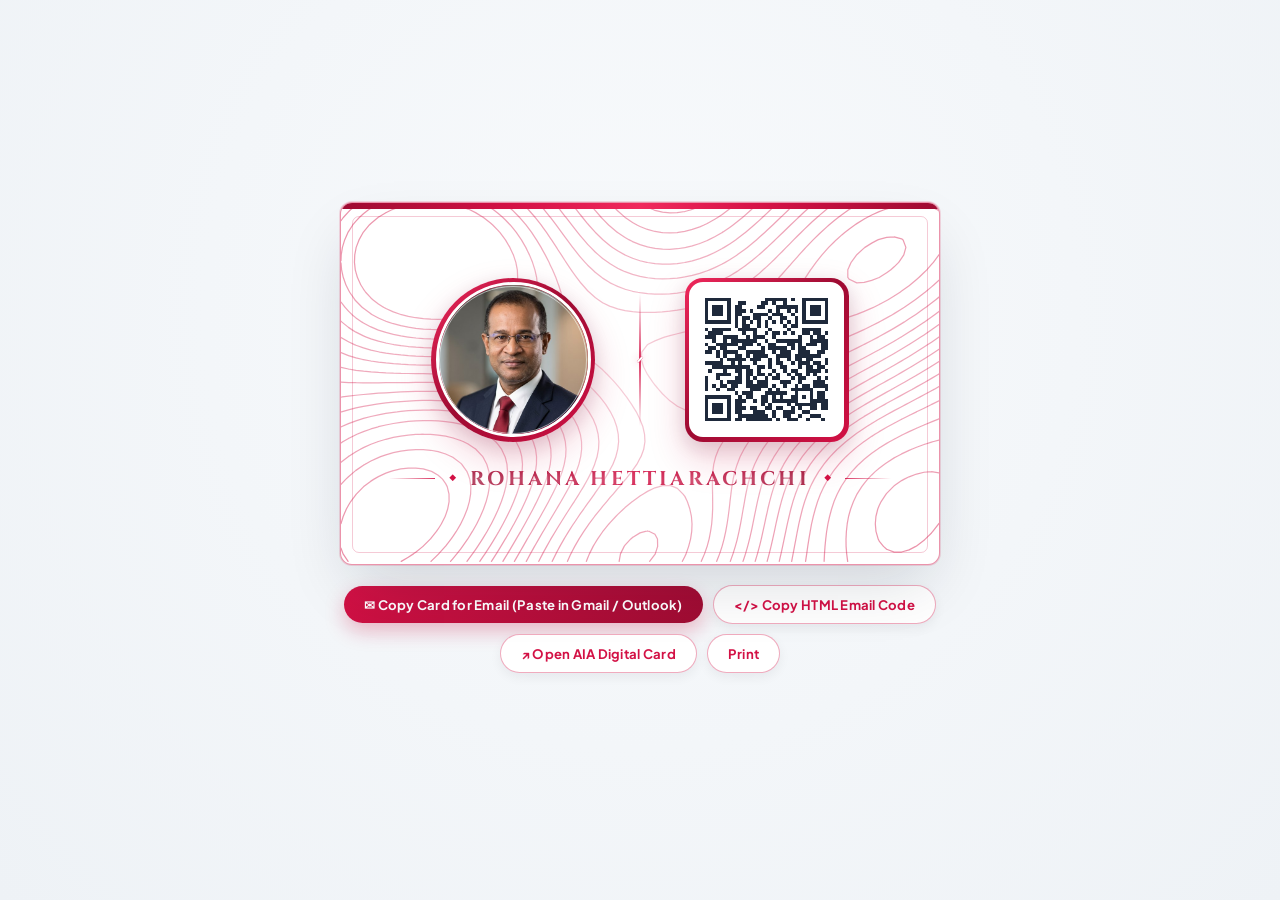
<file: aia-qr-card.html>
<!DOCTYPE html>
<html lang="en">
<head>
  <meta charset="UTF-8" />
  <meta name="viewport" content="width=device-width, initial-scale=1.0" />
  <title>Rohana Hettiarachchi — AIA Insurance QR Business Card</title>
  <link rel="preconnect" href="https://fonts.googleapis.com" />
  <link rel="preconnect" href="https://fonts.gstatic.com" crossorigin />
  <link href="https://fonts.googleapis.com/css2?family=Cinzel:wght@600;700&family=Plus+Jakarta+Sans:wght@500;600;700;800&display=swap" rel="stylesheet" />
  <style>
    *, *::before, *::after {
      box-sizing: border-box;
      margin: 0;
      padding: 0;
    }

    body {
      min-height: 100vh;
      min-height: 100dvh;
      background: radial-gradient(circle at 50% 35%, #f8fafc 0%, #eef2f6 100%);
      display: flex;
      flex-direction: column;
      align-items: center;
      justify-content: center;
      gap: 20px;
      padding: 18px;
      font-family: 'Plus Jakarta Sans', -apple-system, BlinkMacSystemFont, 'Segoe UI', Roboto, sans-serif;
      color: #0f172a;
    }

    /* Executive White & Red Topographic Business Card (1.65 : 1) */
    .topo-qr-card {
      position: relative;
      width: min(100%, 600px);
      aspect-ratio: 1.65 / 1;
      background-color: #ffffff;
      border-radius: 12px;
      overflow: hidden;
      border: 1.5px solid rgba(211, 17, 69, 0.45);
      box-shadow:
        0 28px 60px -12px rgba(15, 23, 42, 0.16),
        0 0 0 1px rgba(211, 17, 69, 0.14);
      display: flex;
      flex-direction: column;
      align-items: center;
      justify-content: center;
      padding: 28px 36px 22px;
    }

    /* Top AIA Crimson Crown Bar */
    .topo-qr-card::before {
      content: "";
      position: absolute;
      top: 0;
      left: 0;
      right: 0;
      height: 6px;
      background: linear-gradient(90deg, #9e0b32 0%, #d31145 28%, #f0285c 50%, #d31145 72%, #9e0b32 100%);
      z-index: 4;
    }

    /* Subtle Architectural Inner Red Hairline Frame */
    .topo-qr-card::after {
      content: "";
      position: absolute;
      inset: 13px 11px 11px 11px;
      border: 1px solid rgba(211, 17, 69, 0.22);
      border-radius: 7px;
      pointer-events: none;
      z-index: 3;
    }

    /* Continuous Unbroken AIA Red Topographic Contour Map Background on White */
    .topo-bg-svg {
      position: absolute;
      inset: 0;
      width: 100%;
      height: 100%;
      object-fit: cover;
      pointer-events: none;
      z-index: 1;
    }

    /* Soft Radial White Vignette Behind Foreground Elements (No Box Cutoff) */
    .ambient-vignette {
      position: absolute;
      inset: 0;
      background:
        radial-gradient(ellipse 76% 68% at 50% 48%, rgba(255, 255, 255, 0.62) 0%, rgba(255, 255, 255, 0.22) 65%, transparent 100%);
      pointer-events: none;
      z-index: 2;
    }

    /* Foreground Content Floating Seamlessly Over Continuous Pattern */
    .card-content {
      position: relative;
      z-index: 5;
      display: flex;
      flex-direction: column;
      align-items: center;
      justify-content: center;
      gap: 20px;
      width: 100%;
    }

    .main-elements-row {
      display: flex;
      align-items: center;
      justify-content: center;
      gap: 44px;
    }

    /* Circular Profile Picture in Double AIA Red Bezel */
    .profile-red-wrap {
      position: relative;
      width: 164px;
      height: 164px;
      border-radius: 50%;
      padding: 4.5px;
      background: linear-gradient(135deg, #f0285c 0%, #9e0b32 48%, #d31145 100%);
      box-shadow:
        0 16px 36px rgba(211, 17, 69, 0.22),
        0 6px 18px rgba(15, 23, 42, 0.12);
      flex-shrink: 0;
    }

    .profile-red-wrap::after {
      content: "";
      position: absolute;
      inset: 8px;
      border-radius: 50%;
      border: 1px solid rgba(255, 255, 255, 0.55);
      pointer-events: none;
    }

    .profile-red-wrap img {
      width: 100%;
      height: 100%;
      border-radius: 50%;
      object-fit: cover;
      object-position: center 16%;
      border: 3.5px solid #ffffff;
      display: block;
    }

    /* Refined Center Red Divider with Diamond Emblem */
    .center-divider {
      position: relative;
      width: 1.5px;
      height: 132px;
      background: linear-gradient(180deg, transparent 0%, rgba(211, 17, 69, 0.85) 50%, transparent 100%);
      display: flex;
      align-items: center;
      justify-content: center;
      flex-shrink: 0;
    }

    .center-divider::after {
      content: "";
      width: 7px;
      height: 7px;
      background: #d31145;
      transform: rotate(45deg);
      box-shadow: 0 0 8px rgba(211, 17, 69, 0.45);
      border: 1px solid #ffffff;
    }

    /* Clickable QR Code Frame Opening AIA Digital Card */
    .qr-red-link {
      position: relative;
      width: 164px;
      height: 164px;
      border-radius: 18px;
      padding: 4.5px;
      background: linear-gradient(135deg, #f0285c 0%, #9e0b32 48%, #d31145 100%);
      box-shadow:
        0 16px 36px rgba(211, 17, 69, 0.22),
        0 6px 18px rgba(15, 23, 42, 0.12);
      display: flex;
      align-items: center;
      justify-content: center;
      flex-shrink: 0;
      text-decoration: none;
      cursor: pointer;
      transition: transform 0.24s cubic-bezier(0.22, 1, 0.36, 1), box-shadow 0.24s ease;
    }

    .qr-red-link:hover {
      transform: translateY(-3px) scale(1.025);
      box-shadow:
        0 22px 44px rgba(211, 17, 69, 0.32),
        0 8px 22px rgba(15, 23, 42, 0.15);
    }

    .qr-inner-box {
      width: 100%;
      height: 100%;
      background: #ffffff;
      border-radius: 14px;
      border: 3px solid #ffffff;
      padding: 9px;
      display: flex;
      align-items: center;
      justify-content: center;
    }

    .qr-inner-box svg {
      width: 100%;
      height: 100%;
      display: block;
    }

    /* Architectural Businessman Name Lockup in AIA Red */
    .name-lockup {
      display: flex;
      align-items: center;
      justify-content: center;
      gap: 14px;
      width: 100%;
      padding: 4px 12px;
      text-decoration: none;
    }

    .name-rule {
      height: 1.5px;
      width: 48px;
      background: linear-gradient(90deg, transparent, #d31145);
      opacity: 0.85;
    }

    .name-rule.right {
      background: linear-gradient(90deg, #d31145, transparent);
    }

    .name-diamond {
      color: #d31145;
      font-size: 0.55rem;
      line-height: 1;
    }

    .businessman-name {
      font-family: 'Cinzel', 'Plus Jakarta Sans', Georgia, serif;
      font-size: 1.24rem;
      font-weight: 700;
      letter-spacing: 0.16em;
      text-transform: uppercase;
      background: linear-gradient(90deg, #9e0b32 0%, #d31145 50%, #9e0b32 100%);
      -webkit-background-clip: text;
      -webkit-text-fill-color: transparent;
      color: #d31145;
      text-shadow: 0 2px 12px rgba(255, 255, 255, 0.95);
      white-space: nowrap;
    }

    /* Action Bar for Email Copy & Printing */
    .actions-wrapper {
      display: flex;
      flex-direction: column;
      align-items: center;
      gap: 10px;
      width: min(100%, 600px);
    }

    .actions-bar {
      display: flex;
      flex-wrap: wrap;
      align-items: center;
      justify-content: center;
      gap: 10px;
    }

    .action-btn {
      background: linear-gradient(135deg, #d31145 0%, #9e0b32 100%);
      color: #ffffff;
      border: none;
      padding: 10px 20px;
      border-radius: 999px;
      font-family: inherit;
      font-weight: 700;
      font-size: 0.82rem;
      letter-spacing: 0.02em;
      cursor: pointer;
      text-decoration: none;
      display: inline-flex;
      align-items: center;
      gap: 7px;
      box-shadow: 0 8px 20px rgba(211, 17, 69, 0.28);
      transition: transform 0.18s ease, box-shadow 0.18s ease, filter 0.18s ease;
    }

    .action-btn:hover {
      transform: translateY(-1.5px);
      filter: brightness(1.06);
      box-shadow: 0 12px 24px rgba(211, 17, 69, 0.36);
    }

    .action-btn.secondary {
      background: #ffffff;
      color: #d31145;
      border: 1px solid rgba(211, 17, 69, 0.35);
      box-shadow: 0 4px 12px rgba(15, 23, 42, 0.06);
    }

    .copy-status {
      font-size: 0.78rem;
      color: #15803d;
      font-weight: 700;
      min-height: 1.2em;
      text-align: center;
      opacity: 0;
      transition: opacity 0.2s ease;
    }

    .copy-status.visible {
      opacity: 1;
    }

    #emailClipboardSource {
      position: fixed;
      left: -9999px;
      top: 0;
      opacity: 0;
      pointer-events: none;
    }

    @media (max-width: 520px) {
      .topo-qr-card {
        padding: 18px 20px 14px;
      }
      .main-elements-row {
        gap: 22px;
      }
      .profile-red-wrap,
      .qr-red-link {
        width: 116px;
        height: 116px;
      }
      .center-divider {
        height: 88px;
      }
      .businessman-name {
        font-size: 0.88rem;
        letter-spacing: 0.11em;
      }
      .name-rule {
        width: 24px;
      }
    }

    @media print {
      body {
        background: #ffffff;
        padding: 0;
      }
      .actions-wrapper,
      #emailClipboardSource {
        display: none !important;
      }
      .topo-qr-card {
        width: 3.5in;
        height: 2in;
        box-shadow: none;
        -webkit-print-color-adjust: exact;
        print-color-adjust: exact;
      }
    }
  </style>
</head>
<body>

  <!-- White & Red Topographic AIA Executive QR Card -->
  <div class="topo-qr-card" id="topoQrCard">
    <!-- Continuous Full-Canvas AIA Red Topographic Contour Map on White Background -->
    <svg class="topo-bg-svg" viewBox="0 0 800 485" fill="none" xmlns="http://www.w3.org/2000/svg" preserveAspectRatio="xMidYMid slice">
      <path d="M10,404.9L7.2,410M7.2,410L2.9,420M2.9,420L0,429.4M2.8,470L0,462.4M2.8,470L9.5,480M20,390.6L13,400M13,400L10,404.9M30,380.4L20.5,390M20.5,390L20,390.6M40,372.7L30.4,380M30.4,380L30,380.4M50,366.7L44.2,370M44.2,370L40,372.7M60,362L50,366.7M70,358.6L65.7,360M65.7,360L60,362M80,356.4L70,358.6M90,355.2L80,356.4M90,474.6L80.6,480M100,355.2L90,355.2M100,467.8L96.9,470M96.9,470L90,474.6M110,356.4L100,355.2M110,459.7L109.7,460M109.7,460L100,467.8M120,359.2L110,356.4M120,449.7L119.7,450M119.7,450L110,459.7M121.8,360L120,359.2M121.8,360L130,364.9M130,436.7L127.7,440M127.7,440L120,449.7M135.8,370L130,364.9M135.8,370L140,376M140,418.1L139.3,420M139.3,420L134.2,430M134.2,430L130,436.7M142.1,380L140,376M142.1,380L144.5,390M144.5,390L144.6,400M144.6,400L142.7,410M142.7,410L140,418.1M720,405.4L718.1,410M718.1,410L715.6,420M715.6,420L714.8,430M714.8,430L715.7,440M715.7,440L718.6,450M718.6,450L720,452.8M730,389L729.2,390M729.2,390L722.6,400M722.6,400L720,405.4M725.7,460L720,452.8M725.7,460L730,463.8M740,379L738.9,380M738.9,380L730,389M740,467.6L730,463.8M750,372L740,379M750,467.5L740,467.6M760,366.9L753.6,370M753.6,370L750,372M760,464.6L750,467.5M770,363.2L760,366.9M770,459.4L768.9,460M768.9,460L760,464.6M780,360.8L770,363.2M780,451.8L770,459.4M790,360L780,360.8M790,442L781.9,450M781.9,450L780,451.8M800,361.7L790,360M800,429.3L799.5,430M799.5,430L791.7,440M791.7,440L790,442M10,366.8L6.6,370M6.6,370L0,377.1M20,358.3L17.9,360M17.9,360L10,366.8M30,351.4L20,358.3M40,345.8L32.4,350M32.4,350L30,351.4M50,341.2L40,345.8M60,337.5L53,340M53,340L50,341.2M70,334.6L60,337.5M80,332.5L70,334.6M90,331.1L80,332.5M100,330.4L90,331.1M110,330.5L100,330.4M120,331.4L110,330.5M130,333.3L120,331.4M130,470.6L120.4,480M140,336.4L130,333.3M140,459.5L139.6,460M139.6,460L130.6,470M130.6,470L130,470.6M148.1,340L140,336.4M148.1,340L150,341.1M150,446.3L147.4,450M147.4,450L140,459.5M160,348.6L150,341.1M160,430.2L154.2,440M154.2,440L150,446.3M161.4,350L160,348.6M161.4,350L168.6,360M168.6,360L170,363.4M170,406.2L168.9,410M168.9,410L164.9,420M164.9,420L160.1,430M160.1,430L160,430.2M172.3,370L170,363.4M172.3,370L173.7,380M173.7,380L173.4,390M173.4,390L171.7,400M171.7,400L170,406.2M680,416.3L679,420M679,420L677.2,430M677.2,430L676.1,440M676.1,440L675.6,450M675.6,450L675.7,460M675.7,460L676.5,470M676.5,470L677.8,480M690,390.6L685.6,400M685.6,400L681.8,410M681.8,410L680,416.3M700,375.6L696.7,380M696.7,380L690.3,390M690.3,390L690,390.6M710,364.4L704.6,370M704.6,370L700,375.6M720,355.4L714.6,360M714.6,360L710,364.4M730,348L727.1,350M727.1,350L720,355.4M740,341.6L730,348M750,336.3L742.9,340M742.9,340L740,341.6M760,331.5L750,336.3M770,327.4L763.5,330M763.5,330L760,331.5M780,323.7L770,327.4M790,320.5L780,323.7M800,317.8L791.7,320M791.7,320L790,320.5M10,339.7L9.6,340M9.6,340L0,347.5M20,333.3L10,339.7M30,327.9L26,330M26,330L20,333.3M40,323.4L30,327.9M50,319.7L49.1,320M49.1,320L40,323.4M60,316.7L50,319.7M70,314.2L60,316.7M80,312.4L70,314.2M90,311L80,312.4M100,310.2L90,311M110,309.9L105.8,310M105.8,310L100,310.2M114.8,310L110,309.9M114.8,310L120,310.1M130,311L120,310.1M140,312.6L130,311M150,315L140,312.6M150,476L146.5,480M160,318.3L150,315M160,463.5L154.9,470M154.9,470L150,476M164.1,320L160,318.3M164.1,320L170,323M170,449.4L169.6,450M169.6,450L162.6,460M162.6,460L160,463.5M180,329.7L170,323M180,432.7L175.8,440M175.8,440L170,449.4M180.4,330L180,329.7M180.4,330L189.7,340M189.7,340L190,340.5M190,411.7L186.4,420M186.4,420L181.5,430M181.5,430L180,432.7M195,350L190,340.5M195,350L197.9,360M197.9,360L199,370M199,370L198.5,380M198.5,380L196.8,390M196.8,390L194.2,400M194.2,400L190.7,410M190.7,410L190,411.7M650,438.1L649.7,440M649.7,440L648.5,450M648.5,450L647.5,460M647.5,460L646.8,470M646.8,470L646.3,480M660,399L659.6,400M659.6,400L656.3,410M656.3,410L653.6,420M653.6,420L651.4,430M651.4,430L650,438.1M670,378.5L669.1,380M669.1,380L663.9,390M663.9,390L660,399M680,364.2L675.6,370M675.6,370L670,378.5M690,352.8L683.4,360M683.4,360L680,364.2M700,343.5L692.8,350M692.8,350L690,352.8M710,335.5L704.1,340M704.1,340L700,343.5M720,328.4L717.7,330M717.7,330L710,335.5M730,322.2L720,328.4M740,316.6L733.8,320M733.8,320L730,322.2M750,311.3L740,316.6M760,306.5L752.7,310M752.7,310L750,311.3M770,301.9L760,306.5M780,297.6L774.5,300M774.5,300L770,301.9M790,293.5L780,297.6M800,289.3L798.4,290M798.4,290L790,293.5M10,315.6L2.4,320M2.4,320L0,321.5M20,310.6L10,315.6M30,306.4L21.3,310M21.3,310L20,310.6M40,302.9L30,306.4M50,299.9L49.8,300M49.8,300L40,302.9M60,297.6L50,299.9M70,295.6L60,297.6M80,294.1L70,295.6M90,292.9L80,294.1M100,292.2L90,292.9M110,291.8L100,292.2M120,291.8L110,291.8M130,292.2L120,291.8M140,293.1L130,292.2M150,294.5L140,293.1M160,296.4L150,294.5M170,299L160,296.4M170,478.1L168.5,480M173,300L170,299M173,300L180,302.6M180,464.2L175.9,470M175.9,470L170,478.1M190,307.4L180,302.6M190,449L189.4,450M189.4,450L182.9,460M182.9,460L180,464.2M194.5,310L190,307.4M194.5,310L200,313.9M200,431.7L195.4,440M195.4,440L190,449M207,320L200,313.9M207,320L210,323.5M210,411.3L206,420M206,420L201,430M201,430L200,431.7M214.8,330L210,323.5M214.8,330L219.5,340M219.5,340L220,341.7M220,382L217.9,390M217.9,390L214.6,400M214.6,400L210.6,410M210.6,410L210,411.3M222,350L220,341.7M222,350L222.8,360M222.8,360L222.2,370M222.2,370L220.5,380M220.5,380L220,382M630,427.9L629.5,430M629.5,430L627.7,440M627.7,440L626,450M626,450L624.4,460M624.4,460L623,470M623,470L621.5,480M640,393.7L637.6,400M637.6,400L634.5,410M634.5,410L631.8,420M631.8,420L630,427.9M650,372.8L646.1,380M646.1,380L641.4,390M641.4,390L640,393.7M660,357.7L658.3,360M658.3,360L651.6,370M651.6,370L650,372.8M670,345.8L666.2,350M666.2,350L660,357.7M680,335.9L675.6,340M675.6,340L670,345.8M690,327.2L686.6,330M686.6,330L680,335.9M700,319.6L699.4,320M699.4,320L690,327.2M710,312.8L700,319.6M720,306.5L714.3,310M714.3,310L710,312.8M730,300.7L720,306.5M740,295.2L731.2,300M731.2,300L730,300.7M750,289.9L749.9,290M749.9,290L740,295.2M760,284.9L750,289.9M770,279.9L769.9,280M769.9,280L760,284.9M780,275.1L770,279.9M790,270.1L780,275.1M800,265.2L790.3,270M790.3,270L790,270.1M10,295.7L0.4,300M0.4,300L0,300.2M20,292L10,295.7M30,288.8L26.1,290M26.1,290L20,292M40,286.2L30,288.8M50,284L40,286.2M60,282.1L50,284M70,280.6L60,282.1M80,279.4L75.2,280M75.2,280L70,280.6M90,278.5L80,279.4M100,277.9L90,278.5M110,277.6L100,277.9M120,277.5L110,277.6M130,277.7L120,277.5M140,278.3L130,277.7M150,279.2L140,278.3M156.4,280L150,279.2M156.4,280L160,280.5M170,282.4L160,280.5M180,284.8L170,282.4M190,287.9L180,284.8M190,473.8L185.7,480M195.7,290L190,287.9M195.7,290L200,291.8M200,458.6L199.1,460M199.1,460L192.6,470M192.6,470L190,473.8M210,297.1L200,291.8M210,442L205.3,450M205.3,450L200,458.6M214.7,300L210,297.1M214.7,300L220,304.1M220,423.7L216.7,430M216.7,430L211.2,440M211.2,440L210,442M226.6,310L220,304.1M226.6,310L230,314.1M230,402.6L226.8,410M226.8,410L221.9,420M221.9,420L220,423.7M234.3,320L230,314.1M234.3,320L239.2,330M239.2,330L240,332.9M240,373L238.3,380M238.3,380L235,390M235,390L231.1,400M231.1,400L230,402.6M241.8,340L240,332.9M241.8,340L242.8,350M242.8,350L242.3,360M242.3,360L240.8,370M240.8,370L240,373M610,442.4L608.6,450M608.6,450L606.7,460M606.7,460L604.8,470M604.8,470L602.9,480M620,401L617.3,410M617.3,410L614.8,420M614.8,420L612.5,430M612.5,430L610.5,440M610.5,440L610,442.4M630,376L628.1,380M628.1,380L623.9,390M623.9,390L620.3,400M620.3,400L620,401M640,358.5L639,360M639,360L633.1,370M633.1,370L630,376M650,345.1L646.1,350M646.1,350L640,358.5M660,334L654.4,340M654.4,340L650,345.1M670,324.6L664,330M664,330L660,334M680,316.2L675.3,320M675.3,320L670,324.6M690,308.7L688.2,310M688.2,310L680,316.2M700,301.9L690,308.7M710,295.5L702.9,300M702.9,300L700,301.9M720,289.5L719.2,290M719.2,290L710,295.5M730,283.9L720,289.5M740,278.4L737,280M737,280L730,283.9M750,273.1L740,278.4M760,267.8L755.8,270M755.8,270L750,273.1M770,262.5L760,267.8M780,257.2L774.8,260M774.8,260L770,262.5M790,251.8L780,257.2M800,246.3L793.4,250M793.4,250L790,251.8M10,277.3L0.7,280M0.7,280L0,280.2M20,274.8L10,277.3M30,272.7L20,274.8M40,270.9L30,272.7M50,269.4L45.7,270M45.7,270L40,270.9M60,268.1L50,269.4M70,267.1L60,268.1M80,266.2L70,267.1M90,265.6L80,266.2M100,265.1L90,265.6M110,264.8L100,265.1M120,264.8L110,264.8M130,264.9L120,264.8M140,265.3L130,264.9M150,266L140,265.3M160,266.9L150,266M170,268.2L160,266.9M180,269.9L170,268.2M180.4,270L180,269.9M180.4,270L190,272.2M200,275L190,272.2M210,278.5L200,275M210,466.3L207.7,470M207.7,470L201.3,480M213.6,280L210,278.5M213.6,280L220,283.1M220,449.9L219.9,450M219.9,450L213.9,460M213.9,460L210,466.3M230,288.8L220,283.1M230,432.4L225.8,440M225.8,440L220,449.9M231.9,290L230,288.8M231.9,290L240,296.5M240,413.5L236.7,420M236.7,420L231.4,430M231.4,430L230,432.4M243.8,300L240,296.5M243.8,300L250,307.5M250,391.9L246.5,400M246.5,400L241.8,410M241.8,410L240,413.5M251.9,310L250,307.5M251.9,310L257.2,320M257.2,320L260,329M260,360.6L257.8,370M257.8,370L254.6,380M254.6,380L250.8,390M250.8,390L250,391.9M260.3,330L260,329M260.3,330L261.6,340M261.6,340L261.5,350M261.5,350L260.1,360M260.1,360L260,360.6M399.9,0L400,0.1M410,6.1L400,0.1M418.8,10L410,6.1M418.8,10L420,10.4M430,12.8L420,10.4M440,13.9L430,12.8M450,13.5L440,13.9M460,12L450,13.5M470,9.1L467.2,10M467.2,10L460,12M480,4.8L470,9.1M489.1,0L480,4.8M590,463.7L588.6,470M588.6,470L586.3,480M600,417.4L599.4,420M599.4,420L597.1,430M597.1,430L595,440M595,440L592.9,450M592.9,450L590.8,460M590.8,460L590,463.7M610,384.5L607.9,390M607.9,390L604.6,400M604.6,400L601.8,410M601.8,410L600,417.4M620,363L616.3,370M616.3,370L611.7,380M611.7,380L610,384.5M630,347.3L628,350M628,350L621.7,360M621.7,360L620,363M640,334.8L635.5,340M635.5,340L630,347.3M650,324.2L644.3,330M644.3,330L640,334.8M660,315L654.4,320M654.4,320L650,324.2M670,306.8L666,310M666,310L660,315M680,299.4L679.1,300M679.1,300L670,306.8M690,292.5L680,299.4M700,286.1L693.9,290M693.9,290L690,292.5M710,280.1L700,286.1M720,274.3L710.1,280M710.1,280L710,280.1M730,268.6L727.6,270M727.6,270L720,274.3M740,263.1L730,268.6M750,257.6L745.7,260M745.7,260L740,263.1M760,252.2L750,257.6M770,246.6L764,250M764,250L760,252.2M780,241L770,246.6M790,235.2L781.8,240M781.8,240L780,241M800,229.3L798.8,230M798.8,230L790,235.2M10,258.9L1.7,260M1.7,260L0,260.2M20,257.8L10,258.9M30,256.8L20,257.8M40,255.9L30,256.8M50,255.1L40,255.9M60,254.5L50,255.1M70,253.9L60,254.5M80,253.4L70,253.9M90,253L80,253.4M100,252.7L90,253M110,252.6L100,252.7M120,252.6L110,252.6M130,252.7L120,252.6M140,253L130,252.7M150,253.4L140,253M160,254.1L150,253.4M170,255.1L160,254.1M180,256.3L170,255.1M190,258L180,256.3M200,260L190,258M200.1,260L200,260M200.1,260L210,262.6M220,265.8L210,262.6M220,474.4L216.6,480M230,269.7L220,265.8M230,457.7L228.6,460M228.6,460L222.7,470M222.7,470L220,474.4M230.6,270L230,269.7M230.6,270L240,274.8M240,440.5L234.5,450M234.5,450L230,457.7M248.6,280L240,274.8M248.6,280L250,281M250,422.7L246,430M246,430L240.3,440M240.3,440L240,440.5M260,289.3L250,281M260,403.8L256.9,410M256.9,410L251.5,420M251.5,420L250,422.7M260.8,290L260,289.3M260.8,290L269.3,300M269.3,300L270,301.1M270,382.4L266.7,390M266.7,390L262,400M262,400L260,403.8M275.1,310L270,301.1M275.1,310L278.8,320M278.8,320L280,326.3M280,349.7L280,350M280,350L277.9,360M277.9,360L274.8,370M274.8,370L271.1,380M271.1,380L270,382.4M280.7,330L280,326.3M280.7,330L281,340M281,340L280,349.7M359.9,0L360,0.1M369,10L360,0.1M369,10L370,11M380,19.8L370,11M380.2,20L380,19.8M380.2,20L390,26.7M395.9,30L390,26.7M395.9,30L400,32.1M410,36L400,32.1M420,38.7L410,36M427.9,40L420,38.7M427.9,40L430,40.3M440,40.7L430,40.3M450,40.2L440,40.7M460,38.6L451.2,40M451.2,40L450,40.2M470,36L460,38.6M480,32.5L470,36M490,28L485.7,30M485.7,30L480,32.5M500,22.4L490,28M510,15.9L503.9,20M503.9,20L500,22.4M520,8.3L517.9,10M517.9,10L510,15.9M529.9,0L520,8.3M580,439L579.8,440M579.8,440L577.6,450M577.6,450L575.3,460M575.3,460L572.8,470M572.8,470L570.1,480M590,397L589.1,400M589.1,400L586.5,410M586.5,410L584.1,420M584.1,420L581.9,430M581.9,430L580,439M600,369.4L599.7,370M599.7,370L595.6,380M595.6,380L592.1,390M592.1,390L590,397M610,350.6L604.6,360M604.6,360L600,369.4M620,336.3L617.1,340M617.1,340L610.4,350M610.4,350L610,350.6M630,324.5L625.1,330M625.1,330L620,336.3M640,314.4L634.2,320M634.2,320L630,324.5M650,305.5L644.8,310M644.8,310L640,314.4M660,297.5L656.7,300M656.7,300L650,305.5M670,290.1L660,297.5M680,283.3L670.2,290M670.2,290L670,290.1M690,276.9L685.2,280M685.2,280L680,283.3M700,270.8L690,276.9M710,265L701.4,270M701.4,270L700,270.8M720,259.3L718.7,260M718.7,260L710,265M730,253.6L720,259.3M740,248L736.5,250M736.5,250L730,253.6M750,242.5L740,248M760,236.8L754.4,240M754.4,240L750,242.5M770,231L760,236.8M780,225.1L771.7,230M771.7,230L770,231M790,219L788.4,220M788.4,220L780,225.1M800,212.7L790,219M10,240.8L0,240.3M20,241L10,240.8M30,241.1L20,241M40,241.1L30,241.1M50,241.1L40,241.1M60,241L50,241.1M70,240.9L60,241M80,240.8L70,240.9M90,240.8L80,240.8M100,240.7L90,240.8M110,240.7L100,240.7M120,240.7L110,240.7M130,240.8L120,240.7M140,241L130,240.8M150,241.4L140,241M160,241.9L150,241.4M170,242.5L160,241.9M180,243.4L170,242.5M190,244.6L180,243.4M200,246.1L190,244.6M210,248L200,246.1M218.9,250L210,248M218.9,250L220,250.3M230,253.2L220,250.3M240,256.8L230,253.2M240,466.2L237.8,470M237.8,470L232,480M247.6,260L240,256.8M247.6,260L250,261.1M250,448.8L249.3,450M249.3,450L243.6,460M243.6,460L240,466.2M260,266.6L250,261.1M260,431.6L255.2,440M255.2,440L250,448.8M265.3,270L260,266.6M265.3,270L270,273.5M270,414L266.7,420M266.7,420L260.9,430M260.9,430L260,431.6M277.8,280L270,273.5M277.8,280L280,282.3M280,395.7L277.8,400M277.8,400L272.3,410M272.3,410L270,414M286.8,290L280,282.3M286.8,290L290,294.8M290,375L287.9,380M287.9,380L283,390M283,390L280,395.7M293.2,300L290,294.8M293.2,300L297.6,310M297.6,310L300,319.7M300,342.5L298.7,350M298.7,350L295.9,360M295.9,360L292.2,370M292.2,370L290,375M300.1,320L300,319.7M300.1,320L301,330M301,330L300.5,340M300.5,340L300,342.5M331.8,0L339.6,10M339.6,10L340,10.5M348.2,20L340,10.5M348.2,20L350,21.9M358,30L350,21.9M358,30L360,31.8M369.8,40L360,31.8M369.8,40L370,40.1M380,46.8L370,40.1M385.7,50L380,46.8M385.7,50L390,52.2M400,56.3L390,52.2M410,59.3L400,56.3M413.2,60L410,59.3M413.2,60L420,61.3M430,62.3L420,61.3M440,62.5L430,62.3M450,61.8L440,62.5M460,60.3L450,61.8M470,58L461.5,60M461.5,60L460,60.3M480,54.8L470,58M490,50.8L480,54.8M500,45.8L491.6,50M491.6,50L490,50.8M510,40.1L500,45.8M520,33.3L510.1,40M510.1,40L510,40.1M530,25.8L524.5,30M524.5,30L520,33.3M540,17.5L537.1,20M537.1,20L530,25.8M550,8.5L548.4,10M548.4,10L540,17.5M559,0L550,8.5M560,459.3L559.8,460M559.8,460L557.1,470M557.1,470L554.1,480M570,414.7L568.8,420M568.8,420L566.7,430M566.7,430L564.5,440M564.5,440L562.3,450M562.3,450L560,459.3M580,377.8L579.2,380M579.2,380L576.1,390M576.1,390L573.4,400M573.4,400L571,410M571,410L570,414.7M590,354.6L587.2,360M587.2,360L582.9,370M582.9,370L580,377.8M600,338L598.6,340M598.6,340L592.4,350M592.4,350L590,354.6M610,324.9L605.8,330M605.8,330L600,338M620,313.8L614.2,320M614.2,320L610,324.9M630,304.2L623.8,310M623.8,310L620,313.8M640,295.7L634.8,300M634.8,300L630,304.2M650,287.9L647.2,290M647.2,290L640,295.7M660,280.7L650,287.9M670,273.9L661,280M661,280L660,280.7M680,267.6L676.1,270M676.1,270L670,273.9M690,261.5L680,267.6M700,255.6L692.5,260M692.5,260L690,261.5M710,249.9L709.8,250M709.8,250L700,255.6M720,244.2L710,249.9M730,238.6L727.5,240M727.5,240L720,244.2M740,233L730,238.6M750,227.2L745.2,230M745.2,230L740,233M760,221.4L750,227.2M770,215.4L762.4,220M762.4,220L760,221.4M780,209.3L778.8,210M778.8,210L770,215.4M790,202.9L780,209.3M800,196.4L794.5,200M794.5,200L790,202.9M10,222.7L0,220.6M20,224.4L10,222.7M30,225.6L20,224.4M40,226.6L30,225.6M50,227.3L40,226.6M60,227.8L50,227.3M70,228.2L60,227.8M80,228.5L70,228.2M90,228.7L80,228.5M100,228.9L90,228.7M110,229L100,228.9M120,229.1L110,229M130,229.2L120,229.1M140,229.4L130,229.2M150,229.6L140,229.4M160,229.9L150,229.6M161.8,230L160,229.9M161.8,230L170,230.4M180,230.9L170,230.4M190,231.7L180,230.9M200,232.7L190,231.7M210,234L200,232.7M220,235.7L210,234M230,237.7L220,235.7M238.9,240L230,237.7M238.9,240L240,240.3M250,243.5L240,240.3M250,476.1L247.9,480M260,247.4L250,243.5M260,458.1L258.9,460M258.9,460L253.3,470M253.3,470L250,476.1M265.7,250L260,247.4M265.7,250L270,252.2M270,440.8L264.7,450M264.7,450L260,458.1M280,258L270,252.2M280,424L276.4,430M276.4,430L270.5,440M270.5,440L270,440.8M282.9,260L280,258M282.9,260L290,265.4M290,407.2L288.4,410M288.4,410L282.4,420M282.4,420L280,424M295.4,270L290,265.4M295.4,270L300,274.7M300,390L294.3,400M294.3,400L290,407.2M307.7,0L310,3M304.8,280L300,274.7M304.8,280L310,287.3M310,370.8L305.5,380M305.5,380L300,390M300,390L300,390M315.4,10L310,3M315.4,10L320,16M311.8,290L310,287.3M311.8,290L316.9,300M316.9,300L320,309.5M320,342.7L318.3,350M318.3,350L314.8,360M314.8,360L310.4,370M310.4,370L310,370.8M323.2,20L320,16M323.2,20L330,28.4M320.2,310L320,309.5M320.2,310L321.8,320M321.8,320L321.9,330M321.9,330L320.7,340M320.7,340L320,342.7M331.4,30L330,28.4M331.4,30L340,39.6M340.4,40L340,39.6M340.4,40L350,49.4M350.7,50L350,49.4M350.7,50L360,57.7M363.2,60L360,57.7M363.2,60L370,64.6M379.7,70L370,64.6M379.7,70L380,70.2M390,74.5L380,70.2M400,77.9L390,74.5M409,80L400,77.9M409,80L410,80.2M420,81.7L410,80.2M430,82.4L420,81.7M440,82.4L430,82.4M450,81.6L440,82.4M460,80.2L450,81.6M470,78L460.8,80M460.8,80L460,80.2M480,75L470,78M490,71.3L480,75M500,66.8L493,70M493,70L490,71.3M510,61.5L500,66.8M520,55.4L512.6,60M512.6,60L510,61.5M530,48.5L527.9,50M527.9,50L520,55.4M540,40.8L530,48.5M540,473.5L537.8,480M550,32.4L541,40M541,40L540,40.8M550,434.9L548.9,440M548.9,440L546.6,450M546.6,450L544,460M544,460L541.1,470M541.1,470L540,473.5M560,23.5L552.7,30M552.7,30L550,32.4M560,388L559.5,390M559.5,390L557.1,400M557.1,400L555,410M555,410L553,420M553,420L551,430M551,430L550,434.9M570,14.1L563.7,20M563.7,20L560,23.5M570,358.2L569.2,360M569.2,360L565.3,370M565.3,370L562.1,380M562.1,380L560,388M580,4.4L574.3,10M574.3,10L570,14.1M580,338.9L579.3,340M579.3,340L573.7,350M573.7,350L570,358.2M584.6,0L580,4.4M590,324.4L585.8,330M585.8,330L580,338.9M600,312.5L593.4,320M593.4,320L590,324.4M610,302.3L602.3,310M602.3,310L600,312.5M620,293.2L612.4,300M612.4,300L610,302.3M630,285.1L623.8,290M623.8,290L620,293.2M640,277.5L636.6,280M636.6,280L630,285.1M650,270.5L640,277.5M660,263.9L650.8,270M650.8,270L650,270.5M670,257.7L666.3,260M666.3,260L660,263.9M680,251.7L670,257.7M690,245.9L682.9,250M682.9,250L680,251.7M700,240.2L690,245.9M710,234.6L700.4,240M700.4,240L700,240.2M720,229L718.2,230M718.2,230L710,234.6M730,223.4L720,229M740,217.7L735.9,220M735.9,220L730,223.4M750,211.8L740,217.7M760,205.9L753.1,210M753.1,210L750,211.8M770,199.7L769.5,200M769.5,200L760,205.9M780,193.3L770,199.7M790,186.8L785.1,190M785.1,190L780,193.3M800,180L800,180M800,180L790,186.8M10,204.7L0,200.8M20,207.7L10,204.7M29.3,210L20,207.7M29.3,210L30,210.1M40,212L30,210.1M50,213.5L40,212M60,214.6L50,213.5M70,215.5L60,214.6M80,216.2L70,215.5M90,216.7L80,216.2M100,217.1L90,216.7M110,217.4L100,217.1M120,217.6L110,217.4M130,217.8L120,217.6M140,217.9L130,217.8M150,218L140,217.9M160,218.2L150,218M170,218.4L160,218.2M180,218.7L170,218.4M190,219.1L180,218.7M200,219.6L190,219.1M204.9,220L200,219.6M204.9,220L210,220.4M220,221.4L210,220.4M230,222.7L220,221.4M240,224.5L230,222.7M250,226.6L240,224.5M260,229.4L250,226.6M262,230L260,229.4M262,230L270,232.7M270,469.4L269.7,470M269.7,470L264.6,480M280,236.9L270,232.7M280,451.4L275.2,460M275.2,460L270,469.4M285.3,0L290,5.8M286.2,240L280,236.9M286.2,240L290,242M290,434.7L286.8,440M286.8,440L280.8,450M280.8,450L280,451.4M293.3,10L290,5.8M293.3,10L300,18.7M300,248.3L290,242M300,418.7L299.2,420M299.2,420L292.9,430M292.9,430L290,434.7M301,20L300,18.7M301,20L308.7,30M308.7,30L310,31.7M302.5,250L300,248.3M302.5,250L310,255.9M310,403.1L305.6,410M305.6,410L300,418.7M316.5,40L310,31.7M316.5,40L320,44.3M314.6,260L310,255.9M314.6,260L320,265.4M320,387.2L318.4,390M318.4,390L312.1,400M312.1,400L310,403.1M324.9,50L320,44.3M324.9,50L330,55.9M324.2,270L320,265.4M324.2,270L330,277.7M330,370.2L324.5,380M324.5,380L320,387.2M334,60L330,55.9M334,60L340,66.1M331.7,280L330,277.7M331.7,280L337.4,290M337.4,290L340,296.3M340,347.9L339.4,350M339.4,350L335.2,360M335.2,360L330.1,370M330.1,370L330,370.2M344.4,70L340,66.1M344.4,70L350,74.8M341.5,300L340,296.3M341.5,300L344,310M344,310L345,320M345,320L344.5,330M344.5,330L342.6,340M342.6,340L340,347.9M357.2,80L350,74.8M357.2,80L360,82M370,87.9L360,82M374.5,90L370,87.9M374.5,90L380,92.5M390,96.1L380,92.5M400,98.7L390,96.1M407,100L400,98.7M407,100L410,100.6M420,101.7L410,100.6M430,102.1L420,101.7M440,101.8L430,102.1M450,101L440,101.8M460,99.5L456.6,100M456.6,100L450,101M470,97.4L460,99.5M480,94.7L470,97.4M490,91.3L480,94.7M500,87.1L493.1,90M493.1,90L490,91.3M510,82.2L500,87.1M520,76.6L514,80M514,80L510,82.2M530,70.1L520,76.6M530,450.9L527.5,460M527.5,460L524.4,470M524.4,470L520.8,480M540,62.8L530.1,70M530.1,70L530,70.1M540,398.7L539.8,400M539.8,400L538,410M538,410L536.3,420M536.3,420L534.5,430M534.5,430L532.5,440M532.5,440L530.2,450M530.2,450L530,450.9M550,54.9L543.6,60M543.6,60L540,62.8M550,358.8L549.5,360M549.5,360L546.3,370M546.3,370L543.7,380M543.7,380L541.6,390M541.6,390L540,398.7M560,46.2L555.7,50M555.7,50L550,54.9M560,337.1L558.3,340M558.3,340L553.4,350M553.4,350L550,358.8M570,37.1L566.9,40M566.9,40L560,46.2M570,321.6L564.1,330M564.1,330L560,337.1M580,27.7L577.6,30M577.6,30L570,37.1M580,309.2L579.3,310M579.3,310L571.1,320M571.1,320L570,321.6M590,18.1L588,20M588,20L580,27.7M590,298.7L588.6,300M588.6,300L580,309.2M600,8.5L598.5,10M598.5,10L590,18.1M600,289.3L599.2,290M599.2,290L590,298.7M609.1,0L600,8.5M610,280.9L600,289.3M620,273.2L611.1,280M611.1,280L610,280.9M630,266L624.3,270M624.3,270L620,273.2M640,259.3L638.9,260M638.9,260L630,266M650,252.9L640,259.3M660,246.9L654.8,250M654.8,250L650,252.9M670,241.1L660,246.9M680,235.4L671.8,240M671.8,240L670,241.1M690,229.8L689.7,230M689.7,230L680,235.4M700,224.3L690,229.8M710,218.8L707.9,220M707.9,220L700,224.3M720,213.3L710,218.8M730,207.7L725.9,210M725.9,210L720,213.3M740,201.9L730,207.7M750,196L743.3,200M743.3,200L740,201.9M760,190L759.9,190M759.9,190L750,196M770,183.6L760,190M780,177.1L775.6,180M775.6,180L770,183.6M790,170.3L780,177.1M800,163.2L790.5,170M790.5,170L790,170.3M10,186.3L0,180.5M17.9,190L10,186.3M17.9,190L20,190.9M30,194.5L20,190.9M40,197.4L30,194.5M50,199.6L40,197.4M52,200L50,199.6M52,200L60,201.4M70,202.8L60,201.4M80,203.9L70,202.8M90,204.7L80,203.9M100,205.4L90,204.7M110,205.8L100,205.4M120,206.1L110,205.8M130,206.3L120,206.1M140,206.4L130,206.3M150,206.4L140,206.4M160,206.4L150,206.4M170,206.3L160,206.4M180,206.3L170,206.3M190,206.4L180,206.3M200,206.5L190,206.4M210,206.7L200,206.5M220,207L210,206.7M230,207.6L220,207M240,208.5L230,207.6M250,209.6L240,208.5M252.3,210L250,209.6M252.3,210L260,211.2M263.5,0L270,7.4M270,213.3L260,211.2M272.2,10L270,7.4M272.2,10L280,19.7M280,216L270,213.3M280.2,20L280,19.7M280.2,20L287.8,30M287.8,30L290,33M290,219.5L280,216M290,465.2L287.5,470M287.5,470L282.6,480M295.1,40L290,33M295.1,40L300,46.7M291.3,220L290,219.5M291.3,220L300,223.7M300,447.4L298.5,450M298.5,450L292.8,460M292.8,460L290,465.2M302.5,50L300,46.7M302.5,50L309.9,60M309.9,60L310,60.1M310,229.1L300,223.7M310,431.4L304.6,440M304.6,440L300,447.4M317.8,70L310,60.1M317.8,70L320,72.7M311.4,230L310,229.1M311.4,230L320,235.7M320,416.6L317.7,420M317.7,420L311,430M311,430L310,431.4M326.5,80L320,72.7M326.5,80L330,83.8M325.7,240L320,235.7M325.7,240L330,243.6M330,402.5L324.7,410M324.7,410L320,416.6M336.5,90L330,83.8M336.5,90L340,93.3M337,250L330,243.6M337,250L340,253.1M340,388.4L339,390M339,390L331.8,400M331.8,400L330,402.5M348.6,100L340,93.3M348.6,100L350,101.1M346.3,260L340,253.1M346.3,260L350,264.6M350,373.8L346,380M346,380L340,388.4M360,107.4L350,101.1M354.1,270L350,264.6M354.1,270L360,279.4M360,357.1L358.6,360M358.6,360L352.6,370M352.6,370L350,373.8M365.4,110L360,107.4M365.4,110L370,112.2M360.4,280L360,279.4M360.4,280L365.4,290M365.4,290L368.9,300M368.9,300L370,305.6M370,330.9L367.7,340M367.7,340L363.8,350M363.8,350L360,357.1M380,116L370,112.2M370.9,310L370,305.6M370.9,310L371.4,320M371.4,320L370.2,330M370.2,330L370,330.9M390,118.7L380,116M396.7,120L390,118.7M396.7,120L400,120.6M410,121.9L400,120.6M420,122.5L410,121.9M430,122.6L420,122.5M440,122.1L430,122.6M450,121.1L440,122.1M460,119.6L457,120M457,120L450,121.1M470,117.6L460,119.6M480,115L470,117.6M490,111.8L480,115M500,108L494.7,110M494.7,110L490,111.8M510,103.5L500,108M510,459.3L509.8,460M509.8,460L506.5,470M506.5,470L502.6,480M520,98.2L516.5,100M516.5,100L510,103.5M520,403.9L519.3,410M519.3,410L518,420M518,420L516.5,430M516.5,430L514.7,440M514.7,440L512.5,450M512.5,450L510,459.3M530,92.1L520,98.2M530,350.2L526.9,360M526.9,360L524.6,370M524.6,370L522.9,380M522.9,380L521.6,390M521.6,390L520.4,400M520.4,400L520,403.9M540,85.3L533.1,90M533.1,90L530,92.1M540,328.6L539.1,330M539.1,330L533.9,340M533.9,340L530.1,350M530.1,350L530,350.2M550,77.6L546.9,80M546.9,80L540,85.3M550,313.8L545.3,320M545.3,320L540,328.6M560,69.2L559,70M559,70L550,77.6M560,301.9L552.9,310M552.9,310L550,313.8M570,60.2L560,69.2M570,291.7L561.7,300M561.7,300L560,301.9M580,50.8L570.2,60M570.2,60L570,60.2M580,282.5L571.7,290M571.7,290L570,291.7M590,41.1L580.8,50M580.8,50L580,50.8M590,274.2L582.9,280M582.9,280L580,282.5M600,31.4L591.1,40M591.1,40L590,41.1M600,266.5L595.3,270M595.3,270L590,274.2M610,21.8L601.4,30M601.4,30L600,31.4M610,259.3L609,260M609,260L600,266.5M620,12.4L611.9,20M611.9,20L610,21.8M620,252.6L610,259.3M630,3.5L622.7,10M622.7,10L620,12.4M630,246.2L624,250M624,250L620,252.6M634,0L630,3.5M640,240.3L630,246.2M650,234.5L640.4,240M640.4,240L640,240.3M660,228.9L658.1,230M658.1,230L650,234.5M670,223.5L660,228.9M680,218.2L676.6,220M676.6,220L670,223.5M690,212.9L680,218.2M700,207.6L695.5,210M695.5,210L690,212.9M710,202.3L700,207.6M720,196.9L714.2,200M714.2,200L710,202.3M730,191.3L720,196.9M740,185.5L732.3,190M732.3,190L730,191.3M750,179.6L749.3,180M749.3,180L740,185.5M760,173.3L750,179.6M770,166.9L765.2,170M765.2,170L760,173.3M780,160.2L770,166.9M790,153.1L780.2,160M780.2,160L780,160.2M800,145.7L794.2,150M794.2,150L790,153.1M1,0L0,0.9M1.3,160L0,158.8M1.3,160L10,167M14.4,170L10,167M14.4,170L20,173.4M30,178.4L20,173.4M33.9,180L30,178.4M33.9,180L40,182.3M50,185.4L40,182.3M60,187.9L50,185.4M70,189.9L60,187.9M70.6,190L70,189.9M70.6,190L80,191.4M90,192.6L80,191.4M100,193.4L90,192.6M110,194L100,193.4M120,194.4L110,194M130,194.6L120,194.4M140,194.7L130,194.6M150,194.6L140,194.7M160,194.4L150,194.6M170,194.1L160,194.4M180,193.7L170,194.1M190,193.3L180,193.7M200,192.9L190,193.3M210,192.5L200,192.9M220,192.1L210,192.5M230,191.8L220,192.1M240,191.6L230,191.8M241.2,0L250,8.8M250,191.5L240,191.6M251.1,10L250,8.8M251.1,10L259.9,20M259.9,20L260,20.2M260,191.6L250,191.5M267.7,30L260,20.2M267.7,30L270,33.2M270,192L260,191.6M274.9,40L270,33.2M274.9,40L280,47.5M280,192.7L270,192M281.7,50L280,47.5M281.7,50L288.3,60M288.3,60L290,62.8M290,194L280,192.7M294.8,70L290,62.8M294.8,70L300,78.2M300,195.9L290,194M301.2,80L300,78.2M301.2,80L307.9,90M307.9,90L310,93.2M310,198.9L300,195.9M310,465.2L307.5,470M307.5,470L303,480M315.1,100L310,93.2M315.1,100L320,106.6M312.9,200L310,198.9M312.9,200L320,202.8M320,447.5L318.5,450M318.5,450L312.7,460M312.7,460L310,465.2M323,110L320,106.6M323,110L330,118M330,208.3L320,202.8M330,432.5L324.9,440M324.9,440L320,447.5M332.2,120L330,118M332.2,120L340,127.1M332.4,210L330,208.3M332.4,210L340,215.3M340,418.9L339.2,420M339.2,420L331.8,430M331.8,430L330,432.5M344.2,130L340,127.1M344.2,130L350,134.1M345.6,220L340,215.3M345.6,220L350,223.8M350,406.4L347.2,410M347.2,410L340,418.9M360,138.9L350,134.1M356.3,230L350,223.8M356.3,230L360,233.8M360,394.5L355.5,400M355.5,400L350,406.4M363.4,140L360,138.9M363.4,140L370,142.3M365.7,240L360,233.8M365.7,240L370,245M370,382.9L364.1,390M364.1,390L360,394.5M380,144.7L370,142.3M374.2,250L370,245M374.2,250L380,257.6M380,371.1L372.7,380M372.7,380L370,382.9M390,146L380,144.7M381.9,260L380,257.6M381.9,260L388.8,270M388.8,270L390,272M390,358.3L388.9,360M388.9,360L381,370M381,370L380,371.1M400,146.8L390,146M395,280L390,272M395,280L399.9,290M399.9,290L400,290.2M400,342.1L395.9,350M395.9,350L390,358.3M410,147L400,146.8M403.9,300L400,290.2M403.9,300L406.1,310M406.1,310L406.6,320M406.6,320L405,330M405,330L401.3,340M401.3,340L400,342.1M420,146.8L410,147M430,146.2L420,146.8M440,145.2L430,146.2M450,143.9L440,145.2M460,142.2L450,143.9M470,140.1L460,142.2M480,137.7L470.3,140M470.3,140L470,140.1M490,134.7L480,137.7M490,459.4L489.8,460M489.8,460L486.3,470M486.3,470L482,480M500,131.1L490,134.7M500,345L498.7,350M498.7,350L497.4,360M497.4,360L496.9,370M496.9,370L496.9,380M496.9,380L497.1,390M497.1,390L497.2,400M497.2,400L497.2,410M497.2,410L496.7,420M496.7,420L495.9,430M495.9,430L494.4,440M494.4,440L492.5,450M492.5,450L490,459.4M510,127L502.6,130M502.6,130L500,131.1M510,321.6L505.1,330M505.1,330L501.2,340M501.2,340L500,345M520,122.1L510,127M520,308L518.2,310M518.2,310L510.9,320M510.9,320L510,321.6M530,116.5L523.7,120M523.7,120L520,122.1M530,297.1L527,300M527,300L520,308M540,109.9L539.8,110M539.8,110L530,116.5M540,287.4L537.1,290M537.1,290L530,297.1M550,102.6L540,109.9M550,278.6L548.3,280M548.3,280L540,287.4M560,94.4L553.1,100M553.1,100L550,102.6M560,270.4L550,278.6M570,85.4L564.8,90M564.8,90L560,94.4M570,262.6L560.4,270M560.4,270L560,270.4M580,75.8L575.6,80M575.6,80L570,85.4M580,255.3L573.5,260M573.5,260L570,262.6M590,65.8L585.7,70M585.7,70L580,75.8M590,248.5L587.8,250M587.8,250L580,255.3M600,55.6L595.6,60M595.6,60L590,65.8M600,242L590,248.5M610,45.5L605.5,50M605.5,50L600,55.6M610,235.9L603.3,240M603.3,240L600,242M620,35.6L615.5,40M615.5,40L610,45.5M620,230.2L610,235.9M630,26.1L625.8,30M625.8,30L620,35.6M630,224.7L620.4,230M620.4,230L620,230.2M640,17.2L636.8,20M636.8,20L630,26.1M640,219.5L639,220M639,220L630,224.7M650,8.8L648.5,10M648.5,10L640,17.2M650,214.3L640,219.5M660,0.9L650,8.8M660,209.4L658.8,210M658.8,210L650,214.3M661.3,0L660,0.9M670,204.5L660,209.4M680,199.7L679.3,200M679.3,200L670,204.5M690,194.7L680,199.7M700,189.7L699.5,190M699.5,190L690,194.7M710,184.6L700,189.7M720,179.3L718.7,180M718.7,180L710,184.6M730,173.7L720,179.3M740,168L736.6,170M736.6,170L730,173.7M750,162L740,168M760,155.6L753.2,160M753.2,160L750,162M770,149L768.5,150M768.5,150L760,155.6M780,141.9L770,149M790,134.4L782.6,140M782.6,140L780,141.9M800,126.5L795.7,130M795.7,130L790,134.4M10,12.4L3.1,20M3.1,20L0,24.3M5.2,140L0,133.1M5.2,140L10,145.3M20,3.6L12.4,10M12.4,10L10,12.4M14.8,150L10,145.3M14.8,150L20,154.3M24.8,0L20,3.6M28.2,160L20,154.3M28.2,160L30,161.1M40,166.4L30,161.1M48.5,170L40,166.4M48.5,170L50,170.6M60,173.8L50,170.6M70,176.4L60,173.8M80,178.5L70,176.4M89.7,180L80,178.5M89.7,180L90,180M100,181.2L90,180M110,181.9L100,181.2M120,182.4L110,181.9M130,182.6L120,182.4M140,182.6L130,182.6M150,182.4L140,182.6M160,182L150,182.4M170,181.4L160,182M180,180.6L170,181.4M190,179.7L186.9,180M186.9,180L180,180.6M200,178.6L190,179.7M210,177.3L200,178.6M217,0L220,2.3M220,175.9L210,177.3M229.1,10L220,2.3M229.1,10L230,10.8M230,174.3L220,175.9M239,20L230,10.8M239,20L240,21.1M240,172.6L230,174.3M247.5,30L240,21.1M247.5,30L250,33.3M250,170.6L240,172.6M255,40L250,33.3M255,40L260,47.5M260,168L252.7,170M252.7,170L250,170.6M261.6,50L260,47.5M261.6,50L267.7,60M267.7,60L270,64.3M270,164.8L260,168M273.2,70L270,64.3M273.2,70L278.3,80M278.3,80L280,83.8M280,160.8L270,164.8M283,90L280,83.8M283,90L287.3,100M287.3,100L290,107.5M290,153.2L281.6,160M281.6,160L280,160.8M291,110L290,107.5M291,110L294.2,120M294.2,120L296.2,130M296.2,130L296.4,140M296.4,140L293,150M293,150L290,153.2M330,475.6L328.3,480M340,455.4L337.3,460M337.3,460L332.3,470M332.3,470L330,475.6M350,440.4L343.4,450M343.4,450L340,455.4M360,428.2L358.4,430M358.4,430L350.3,440M350.3,440L350,440.4M370,417.5L367.6,420M367.6,420L360,428.2M380,408.1L378,410M378,410L370,417.5M390,399.8L389.8,400M389.8,400L380,408.1M400,392.6L390,399.8M410,190.2L402.4,200M402.4,200L401.7,210M401.7,210L404.9,220M404.9,220L410,230M410,230L410,230M410,386.4L404.4,390M404.4,390L400,392.6M420,185.1L410.2,190M410.2,190L410,190.2M416.8,240L410,230M416.8,240L420,244.1M420,381.6L410,386.4M430,181L420,185.1M424.9,250L420,244.1M424.9,250L430,255.8M430,378.7L425.9,380M425.9,380L420,381.6M440,178.1L432.8,180M432.8,180L430,181M434.4,260L430,255.8M434.4,260L440,265.3M440,378.4L430,378.7M450,175.5L440,178.1M446.4,270L440,265.3M446.4,270L450,272.6M444.5,380L440,378.4M444.5,380L450,382.3M460,172.9L450,175.5M460,277.2L450,272.6M457.6,390L450,382.3M457.6,390L460,393.1M460,473.4L456.7,480M470,170.1L460,172.9M470,278.9L460,277.2M463.3,400L460,393.1M463.3,400L466.7,410M466.7,410L468.8,420M468.8,420L469.6,430M469.6,430L469.2,440M469.2,440L467.7,450M467.7,450L465.1,460M465.1,460L461.6,470M461.6,470L460,473.4M480,167.6L470.4,170M470.4,170L470,170.1M480,278.1L470,278.9M490,164.7L480,167.6M490,275.3L480,278.1M500,161.2L490,164.7M500,271.1L490,275.3M510,157.4L502.9,160M502.9,160L500,161.2M510,265.8L502,270M502,270L500,271.1M520,153L510,157.4M520,260L510,265.8M530,147.8L525.6,150M525.6,150L520,153M530,253.7L520.1,260M520.1,260L520,260M540,141.7L530,147.8M540,247.3L535.8,250M535.8,250L530,253.7M550,134.6L542.3,140M542.3,140L540,141.7M550,241L540,247.3M560,126.4L555.5,130M555.5,130L550,134.6M560,234.6L551.5,240M551.5,240L550,241M570,117.1L566.8,120M566.8,120L560,126.4M570,228.7L567.8,230M567.8,230L560,234.6M580,106.8L576.8,110M576.8,110L570,117.1M580,222.9L570,228.7M590,95.9L586.2,100M586.2,100L580,106.8M590,217.6L585.5,220M585.5,220L580,222.9M600,84.6L595.1,90M595.1,90L590,95.9M600,212.6L590,217.6M610,73.3L603.9,80M603.9,80L600,84.6M610,207.9L605.6,210M605.6,210L600,212.6M620,62.2L612.8,70M612.8,70L610,73.3M620,203.5L610,207.9M630,51.6L622,60M622,60L620,62.2M630,199.3L628.4,200M628.4,200L620,203.5M640,41.7L631.6,50M631.6,50L630,51.6M640,195.1L630,199.3M650,32.5L641.8,40M641.8,40L640,41.7M650,191.2L640,195.1M660,24L652.8,30M652.8,30L650,32.5M660,187L652.8,190M652.8,190L650,191.2M670,16.3L665.1,20M665.1,20L660,24M670,182.9L660,187M680,9.2L678.8,10M678.8,10L670,16.3M680,178.7L677,180M677,180L670,182.9M690,2.9L680,9.2M690,174.3L680,178.7M694.9,0L690,2.9M700,169.8L699.5,170M699.5,170L690,174.3M710,164.8L700,169.8M720,159.8L719.7,160M719.7,160L710,164.8M730,154.3L720,159.8M740,148.6L737.6,150M737.6,150L730,154.3M750,142.4L740,148.6M760,135.7L753.7,140M753.7,140L750,142.4M770,128.7L768.2,130M768.2,130L760,135.7M780,121.1L770,128.7M790,112.8L781.4,120M781.4,120L780,121.1M800,103.8L793.3,110M793.3,110L790,112.8M10,38.9L9.3,40M9.3,40L4.9,50M4.9,50L1.9,60M1.9,60L0.3,70M0.3,70L0,77.8M0.8,90L0,80.8M0.8,90L3,100M3,100L6.5,110M6.5,110L10,117.1M20,24.8L15.7,30M15.7,30L10,38.9M11.6,120L10,117.1M11.6,120L18.5,130M18.5,130L20,131.7M30,15L24.5,20M24.5,20L20,24.8M28.2,140L20,131.7M28.2,140L30,141.5M40,7.5L36.4,10M36.4,10L30,15M40,148.9L30,141.5M50,1.6L40,7.5M41.9,150L40,148.9M41.9,150L50,154.4M53.3,0L50,1.6M60,158.8L50,154.4M63.4,160L60,158.8M63.4,160L70,162.1M80,164.7L70,162.1M90,166.7L80,164.7M100,168.2L90,166.7M110,169.2L100,168.2M120,169.8L110,169.2M128.2,170L120,169.8M128.2,170L130,170M140,169.9L133.7,170M133.7,170L130,170M150,169.5L140,169.9M160,168.8L150,169.5M170,167.7L160,168.8M180,166.4L170,167.7M188.2,0L190,0.9M190,164.7L180,166.4M200,6.9L190,0.9M200,162.7L190,164.7M204.4,10L200,6.9M204.4,10L210,14.3M210,160.4L200,162.7M216.6,20L210,14.3M216.6,20L220,23.3M220,157.3L211.4,160M211.4,160L210,160.4M226.4,30L220,23.3M226.4,30L230,34.3M230,153.4L220,157.3M234.5,40L230,34.3M234.5,40L240,48M240,148.5L237.6,150M237.6,150L230,153.4M241.4,50L240,48M241.4,50L247.2,60M247.2,60L250,65.7M250,141.2L240,148.5M252.1,70L250,65.7M252.1,70L256.2,80M256.2,80L259.4,90M259.4,90L260,92.7M260,126.1L258.6,130M258.6,130L251.4,140M251.4,140L250,141.2M261.7,100L260,92.7M261.7,100L262.6,110M262.6,110L261.9,120M261.9,120L260,126.1M380,458.4L378.8,460M378.8,460L373.9,470M373.9,470L372.1,480M390,448L387.7,450M387.7,450L380,458.4M400,441.9L390,448M410,439.4L407.3,440M407.3,440L400,441.9M412.6,440L410,439.4M412.6,440L420,443.7M420,470.7L412.9,480M423.4,450L420,443.7M423.4,450L423.6,460M423.6,460L420.4,470M420.4,470L420,470.7M610,120.8L606,130M606,130L602.9,140M602.9,140L602.5,150M602.5,150L610,159.7M620,102.8L615.7,110M615.7,110L610.3,120M610.3,120L610,120.8M610.5,160L610,159.7M610.5,160L620,162.2M630,87.6L628.2,90M628.2,90L621.6,100M621.6,100L620,102.8M630,162.6L620,162.2M640,74.4L635.5,80M635.5,80L630,87.6M640,161.9L630,162.6M650,62.7L643.5,70M643.5,70L640,74.4M650,160.6L640,161.9M660,52.4L652.4,60M652.4,60L650,62.7M660,158.5L652.8,160M652.8,160L650,160.6M670,43.3L662.5,50M662.5,50L660,52.4M670,155.9L660,158.5M680,35.3L673.9,40M673.9,40L670,43.3M680,152.9L670,155.9M690,28.2L687.3,30M687.3,30L680,35.3M690,149.6L688.8,150M688.8,150L680,152.9M700,22L690,28.2M700,145.6L690,149.6M710,16.7L703.7,20M703.7,20L700,22M710,141.3L700,145.6M720,12.2L710,16.7M720,136.4L712.8,140M712.8,140L710,141.3M730,8.5L725.8,10M725.8,10L720,12.2M730,131.1L720,136.4M740,5.7L730,8.5M740,125L731.9,130M731.9,130L730,131.1M750,3.6L740,5.7M750,118.5L747.9,120M747.9,120L740,125M760,2.4L750,3.6M760,111.2L750,118.5M770,2.2L760,2.4M770,102.9L761.6,110M761.6,110L760,111.2M780,3.3L770,2.2M780,93.6L773.4,100M773.4,100L770,102.9M790,6L780,3.3M790,82.8L783.7,90M783.7,90L780,93.6M798.4,10L790,6M798.4,10L800,11.1M800,69.8L799.9,70M799.9,70L792.5,80M792.5,80L790,82.8M20,61.6L18.4,70M18.4,70L18,80M18,80L19.1,90M19.1,90L20,93.4M30,39.5L29.6,40M29.6,40L24.1,50M24.1,50L20.3,60M20.3,60L20,61.6M21.9,100L20,93.4M21.9,100L26.4,110M26.4,110L30,115.7M40,28L37.9,30M37.9,30L30,39.5M33,120L30,115.7M33,120L40,127.6M50,19.7L49.5,20M49.5,20L40,28M42.6,130L40,127.6M42.6,130L50,135.6M60,13.6L50,19.7M56.8,140L50,135.6M56.8,140L60,141.7M70,8.8L67.3,10M67.3,10L60,13.6M70,146.2L60,141.7M80,5.2L70,8.8M80,149.8L70,146.2M90,2.5L80,5.2M80.9,150L80,149.8M80.9,150L90,152.3M100,0.5L90,2.5M100,154.1L90,152.3M104.5,0L100,0.5M110,155.3L100,154.1M120,156L110,155.3M130,156.2L120,156M136.7,0L140,0.4M140,156L130,156.2M150,2.3L140,0.4M150,155.3L140,156M160,5L150,2.3M160,154.1L150,155.3M170,8.7L160,5M170,152.5L160,154.1M173,10L170,8.7M173,10L180,13.5M180,150.4L170,152.5M190,19.6L180,13.5M190,147.5L181.7,150M181.7,150L180,150.4M190.6,20L190,19.6M190.6,20L200,27.4M200,143.9L190,147.5M203,30L200,27.4M203,30L210,37.2M210,139.2L208.6,140M208.6,140L200,143.9M212.5,40L210,37.2M212.5,40L220,50M220,132.3L210,139.2M220,50L220,50M220,50L225.9,60M225.9,60L230,68.8M230,121.1L222.8,130M222.8,130L220,132.3M230.6,70L230,68.8M230.6,70L233.9,80M233.9,80L235.9,90M235.9,90L236.3,100M236.3,100L234.9,110M234.9,110L230.8,120M230.8,120L230,121.1M680,85.4L678,90M678,90L678,100M678,100L680,102.7M690,69.8L689.8,70M689.8,70L682.5,80M682.5,80L680,85.4M690,107.4L680,102.7M700,60.7L690,69.8M700,106.9L690,107.4M710,54.3L700.9,60M700.9,60L700,60.7M710,104.2L700,106.9M720,49.2L718.1,50M718.1,50L710,54.3M720,100.3L710,104.2M730,46.6L720,49.2M730,94L720.5,100M720.5,100L720,100.3M740,45.9L730,46.6M740,86L735.6,90M735.6,90L730,94M750,48.5L740,45.9M750,74.4L746.1,80M746.1,80L740,86M752,50L750,48.5M752,50L755.7,60M755.7,60L752.9,70M752.9,70L750,74.4" stroke="#D31145" stroke-width="1.65" stroke-linecap="round" stroke-linejoin="round" opacity="0.48" />
    </svg>

    <div class="ambient-vignette" aria-hidden="true"></div>

    <!-- Foreground Content: Circular Portrait + Clickable QR Code + Polished Name Lockup -->
    <div class="card-content">
      <div class="main-elements-row">
        <!-- Circular Profile Picture -->
        <div class="profile-red-wrap">
          <img src="[data-uri]" alt="Rohana Hettiarachchi" />
        </div>

        <!-- AIA Red Vertical Divider with Center Diamond -->
        <div class="center-divider" aria-hidden="true"></div>

        <!-- Clickable QR Code — Opens Interactive AIA Digital Business Card -->
        <a href="https://vockshel-gif.github.io/RohanaHettiarachchi/aia.html" target="_blank" rel="noopener noreferrer" class="qr-red-link" title="Click to Open Rohana Hettiarachchi's AIA Digital Business Card">
          <div class="qr-inner-box">
            <svg xmlns="http://www.w3.org/2000/svg" viewBox="0 0 525 525" shape-rendering="crispEdges">
              <rect width="525" height="525" fill="#FFFFFF" />
              <path fill="#1E293B" d="M 15,15 l 15,0 0,15 -15,0 z M 30,15 l 15,0 0,15 -15,0 z M 45,15 l 15,0 0,15 -15,0 z M 60,15 l 15,0 0,15 -15,0 z M 75,15 l 15,0 0,15 -15,0 z M 90,15 l 15,0 0,15 -15,0 z M 105,15 l 15,0 0,15 -15,0 z M 255,15 l 15,0 0,15 -15,0 z M 270,15 l 15,0 0,15 -15,0 z M 285,15 l 15,0 0,15 -15,0 z M 300,15 l 15,0 0,15 -15,0 z M 315,15 l 15,0 0,15 -15,0 z M 330,15 l 15,0 0,15 -15,0 z M 360,15 l 15,0 0,15 -15,0 z M 405,15 l 15,0 0,15 -15,0 z M 420,15 l 15,0 0,15 -15,0 z M 435,15 l 15,0 0,15 -15,0 z M 450,15 l 15,0 0,15 -15,0 z M 465,15 l 15,0 0,15 -15,0 z M 480,15 l 15,0 0,15 -15,0 z M 495,15 l 15,0 0,15 -15,0 z M 15,30 l 15,0 0,15 -15,0 z M 105,30 l 15,0 0,15 -15,0 z M 150,30 l 15,0 0,15 -15,0 z M 165,30 l 15,0 0,15 -15,0 z M 240,30 l 15,0 0,15 -15,0 z M 255,30 l 15,0 0,15 -15,0 z M 285,30 l 15,0 0,15 -15,0 z M 330,30 l 15,0 0,15 -15,0 z M 405,30 l 15,0 0,15 -15,0 z M 495,30 l 15,0 0,15 -15,0 z M 15,45 l 15,0 0,15 -15,0 z M 45,45 l 15,0 0,15 -15,0 z M 60,45 l 15,0 0,15 -15,0 z M 75,45 l 15,0 0,15 -15,0 z M 105,45 l 15,0 0,15 -15,0 z M 135,45 l 15,0 0,15 -15,0 z M 150,45 l 15,0 0,15 -15,0 z M 225,45 l 15,0 0,15 -15,0 z M 240,45 l 15,0 0,15 -15,0 z M 300,45 l 15,0 0,15 -15,0 z M 315,45 l 15,0 0,15 -15,0 z M 330,45 l 15,0 0,15 -15,0 z M 345,45 l 15,0 0,15 -15,0 z M 360,45 l 15,0 0,15 -15,0 z M 375,45 l 15,0 0,15 -15,0 z M 405,45 l 15,0 0,15 -15,0 z M 435,45 l 15,0 0,15 -15,0 z M 450,45 l 15,0 0,15 -15,0 z M 465,45 l 15,0 0,15 -15,0 z M 495,45 l 15,0 0,15 -15,0 z M 15,60 l 15,0 0,15 -15,0 z M 45,60 l 15,0 0,15 -15,0 z M 60,60 l 15,0 0,15 -15,0 z M 75,60 l 15,0 0,15 -15,0 z M 105,60 l 15,0 0,15 -15,0 z M 135,60 l 15,0 0,15 -15,0 z M 150,60 l 15,0 0,15 -15,0 z M 165,60 l 15,0 0,15 -15,0 z M 195,60 l 15,0 0,15 -15,0 z M 270,60 l 15,0 0,15 -15,0 z M 300,60 l 15,0 0,15 -15,0 z M 345,60 l 15,0 0,15 -15,0 z M 375,60 l 15,0 0,15 -15,0 z M 405,60 l 15,0 0,15 -15,0 z M 435,60 l 15,0 0,15 -15,0 z M 450,60 l 15,0 0,15 -15,0 z M 465,60 l 15,0 0,15 -15,0 z M 495,60 l 15,0 0,15 -15,0 z M 15,75 l 15,0 0,15 -15,0 z M 45,75 l 15,0 0,15 -15,0 z M 60,75 l 15,0 0,15 -15,0 z M 75,75 l 15,0 0,15 -15,0 z M 105,75 l 15,0 0,15 -15,0 z M 135,75 l 15,0 0,15 -15,0 z M 150,75 l 15,0 0,15 -15,0 z M 210,75 l 15,0 0,15 -15,0 z M 225,75 l 15,0 0,15 -15,0 z M 240,75 l 15,0 0,15 -15,0 z M 255,75 l 15,0 0,15 -15,0 z M 285,75 l 15,0 0,15 -15,0 z M 300,75 l 15,0 0,15 -15,0 z M 315,75 l 15,0 0,15 -15,0 z M 360,75 l 15,0 0,15 -15,0 z M 405,75 l 15,0 0,15 -15,0 z M 435,75 l 15,0 0,15 -15,0 z M 450,75 l 15,0 0,15 -15,0 z M 465,75 l 15,0 0,15 -15,0 z M 495,75 l 15,0 0,15 -15,0 z M 15,90 l 15,0 0,15 -15,0 z M 105,90 l 15,0 0,15 -15,0 z M 135,90 l 15,0 0,15 -15,0 z M 165,90 l 15,0 0,15 -15,0 z M 180,90 l 15,0 0,15 -15,0 z M 210,90 l 15,0 0,15 -15,0 z M 225,90 l 15,0 0,15 -15,0 z M 270,90 l 15,0 0,15 -15,0 z M 315,90 l 15,0 0,15 -15,0 z M 330,90 l 15,0 0,15 -15,0 z M 375,90 l 15,0 0,15 -15,0 z M 405,90 l 15,0 0,15 -15,0 z M 495,90 l 15,0 0,15 -15,0 z M 15,105 l 15,0 0,15 -15,0 z M 30,105 l 15,0 0,15 -15,0 z M 45,105 l 15,0 0,15 -15,0 z M 60,105 l 15,0 0,15 -15,0 z M 75,105 l 15,0 0,15 -15,0 z M 90,105 l 15,0 0,15 -15,0 z M 105,105 l 15,0 0,15 -15,0 z M 135,105 l 15,0 0,15 -15,0 z M 165,105 l 15,0 0,15 -15,0 z M 195,105 l 15,0 0,15 -15,0 z M 225,105 l 15,0 0,15 -15,0 z M 255,105 l 15,0 0,15 -15,0 z M 285,105 l 15,0 0,15 -15,0 z M 315,105 l 15,0 0,15 -15,0 z M 345,105 l 15,0 0,15 -15,0 z M 375,105 l 15,0 0,15 -15,0 z M 405,105 l 15,0 0,15 -15,0 z M 420,105 l 15,0 0,15 -15,0 z M 435,105 l 15,0 0,15 -15,0 z M 450,105 l 15,0 0,15 -15,0 z M 465,105 l 15,0 0,15 -15,0 z M 480,105 l 15,0 0,15 -15,0 z M 495,105 l 15,0 0,15 -15,0 z M 135,120 l 15,0 0,15 -15,0 z M 165,120 l 15,0 0,15 -15,0 z M 180,120 l 15,0 0,15 -15,0 z M 225,120 l 15,0 0,15 -15,0 z M 255,120 l 15,0 0,15 -15,0 z M 330,120 l 15,0 0,15 -15,0 z M 360,120 l 15,0 0,15 -15,0 z M 375,120 l 15,0 0,15 -15,0 z M 15,135 l 15,0 0,15 -15,0 z M 45,135 l 15,0 0,15 -15,0 z M 60,135 l 15,0 0,15 -15,0 z M 75,135 l 15,0 0,15 -15,0 z M 90,135 l 15,0 0,15 -15,0 z M 105,135 l 15,0 0,15 -15,0 z M 150,135 l 15,0 0,15 -15,0 z M 165,135 l 15,0 0,15 -15,0 z M 180,135 l 15,0 0,15 -15,0 z M 195,135 l 15,0 0,15 -15,0 z M 210,135 l 15,0 0,15 -15,0 z M 270,135 l 15,0 0,15 -15,0 z M 345,135 l 15,0 0,15 -15,0 z M 405,135 l 15,0 0,15 -15,0 z M 420,135 l 15,0 0,15 -15,0 z M 435,135 l 15,0 0,15 -15,0 z M 450,135 l 15,0 0,15 -15,0 z M 465,135 l 15,0 0,15 -15,0 z M 30,150 l 15,0 0,15 -15,0 z M 45,150 l 15,0 0,15 -15,0 z M 60,150 l 15,0 0,15 -15,0 z M 75,150 l 15,0 0,15 -15,0 z M 165,150 l 15,0 0,15 -15,0 z M 210,150 l 15,0 0,15 -15,0 z M 255,150 l 15,0 0,15 -15,0 z M 285,150 l 15,0 0,15 -15,0 z M 300,150 l 15,0 0,15 -15,0 z M 330,150 l 15,0 0,15 -15,0 z M 360,150 l 15,0 0,15 -15,0 z M 405,150 l 15,0 0,15 -15,0 z M 420,150 l 15,0 0,15 -15,0 z M 450,150 l 15,0 0,15 -15,0 z M 465,150 l 15,0 0,15 -15,0 z M 495,150 l 15,0 0,15 -15,0 z M 15,165 l 15,0 0,15 -15,0 z M 30,165 l 15,0 0,15 -15,0 z M 45,165 l 15,0 0,15 -15,0 z M 90,165 l 15,0 0,15 -15,0 z M 105,165 l 15,0 0,15 -15,0 z M 120,165 l 15,0 0,15 -15,0 z M 135,165 l 15,0 0,15 -15,0 z M 180,165 l 15,0 0,15 -15,0 z M 210,165 l 15,0 0,15 -15,0 z M 225,165 l 15,0 0,15 -15,0 z M 240,165 l 15,0 0,15 -15,0 z M 285,165 l 15,0 0,15 -15,0 z M 390,165 l 15,0 0,15 -15,0 z M 435,165 l 15,0 0,15 -15,0 z M 465,165 l 15,0 0,15 -15,0 z M 480,165 l 15,0 0,15 -15,0 z M 45,180 l 15,0 0,15 -15,0 z M 90,180 l 15,0 0,15 -15,0 z M 120,180 l 15,0 0,15 -15,0 z M 135,180 l 15,0 0,15 -15,0 z M 150,180 l 15,0 0,15 -15,0 z M 165,180 l 15,0 0,15 -15,0 z M 180,180 l 15,0 0,15 -15,0 z M 195,180 l 15,0 0,15 -15,0 z M 210,180 l 15,0 0,15 -15,0 z M 255,180 l 15,0 0,15 -15,0 z M 300,180 l 15,0 0,15 -15,0 z M 315,180 l 15,0 0,15 -15,0 z M 330,180 l 15,0 0,15 -15,0 z M 345,180 l 15,0 0,15 -15,0 z M 360,180 l 15,0 0,15 -15,0 z M 375,180 l 15,0 0,15 -15,0 z M 390,180 l 15,0 0,15 -15,0 z M 435,180 l 15,0 0,15 -15,0 z M 450,180 l 15,0 0,15 -15,0 z M 465,180 l 15,0 0,15 -15,0 z M 480,180 l 15,0 0,15 -15,0 z M 495,180 l 15,0 0,15 -15,0 z M 15,195 l 15,0 0,15 -15,0 z M 60,195 l 15,0 0,15 -15,0 z M 75,195 l 15,0 0,15 -15,0 z M 90,195 l 15,0 0,15 -15,0 z M 105,195 l 15,0 0,15 -15,0 z M 120,195 l 15,0 0,15 -15,0 z M 135,195 l 15,0 0,15 -15,0 z M 165,195 l 15,0 0,15 -15,0 z M 180,195 l 15,0 0,15 -15,0 z M 195,195 l 15,0 0,15 -15,0 z M 225,195 l 15,0 0,15 -15,0 z M 270,195 l 15,0 0,15 -15,0 z M 285,195 l 15,0 0,15 -15,0 z M 345,195 l 15,0 0,15 -15,0 z M 360,195 l 15,0 0,15 -15,0 z M 390,195 l 15,0 0,15 -15,0 z M 420,195 l 15,0 0,15 -15,0 z M 435,195 l 15,0 0,15 -15,0 z M 450,195 l 15,0 0,15 -15,0 z M 480,195 l 15,0 0,15 -15,0 z M 495,195 l 15,0 0,15 -15,0 z M 30,210 l 15,0 0,15 -15,0 z M 45,210 l 15,0 0,15 -15,0 z M 75,210 l 15,0 0,15 -15,0 z M 90,210 l 15,0 0,15 -15,0 z M 150,210 l 15,0 0,15 -15,0 z M 165,210 l 15,0 0,15 -15,0 z M 240,210 l 15,0 0,15 -15,0 z M 270,210 l 15,0 0,15 -15,0 z M 285,210 l 15,0 0,15 -15,0 z M 300,210 l 15,0 0,15 -15,0 z M 315,210 l 15,0 0,15 -15,0 z M 330,210 l 15,0 0,15 -15,0 z M 360,210 l 15,0 0,15 -15,0 z M 390,210 l 15,0 0,15 -15,0 z M 405,210 l 15,0 0,15 -15,0 z M 480,210 l 15,0 0,15 -15,0 z M 495,210 l 15,0 0,15 -15,0 z M 15,225 l 15,0 0,15 -15,0 z M 30,225 l 15,0 0,15 -15,0 z M 60,225 l 15,0 0,15 -15,0 z M 90,225 l 15,0 0,15 -15,0 z M 105,225 l 15,0 0,15 -15,0 z M 120,225 l 15,0 0,15 -15,0 z M 135,225 l 15,0 0,15 -15,0 z M 180,225 l 15,0 0,15 -15,0 z M 195,225 l 15,0 0,15 -15,0 z M 210,225 l 15,0 0,15 -15,0 z M 225,225 l 15,0 0,15 -15,0 z M 240,225 l 15,0 0,15 -15,0 z M 285,225 l 15,0 0,15 -15,0 z M 315,225 l 15,0 0,15 -15,0 z M 330,225 l 15,0 0,15 -15,0 z M 345,225 l 15,0 0,15 -15,0 z M 390,225 l 15,0 0,15 -15,0 z M 405,225 l 15,0 0,15 -15,0 z M 420,225 l 15,0 0,15 -15,0 z M 465,225 l 15,0 0,15 -15,0 z M 480,225 l 15,0 0,15 -15,0 z M 60,240 l 15,0 0,15 -15,0 z M 90,240 l 15,0 0,15 -15,0 z M 135,240 l 15,0 0,15 -15,0 z M 150,240 l 15,0 0,15 -15,0 z M 180,240 l 15,0 0,15 -15,0 z M 210,240 l 15,0 0,15 -15,0 z M 225,240 l 15,0 0,15 -15,0 z M 240,240 l 15,0 0,15 -15,0 z M 255,240 l 15,0 0,15 -15,0 z M 300,240 l 15,0 0,15 -15,0 z M 315,240 l 15,0 0,15 -15,0 z M 330,240 l 15,0 0,15 -15,0 z M 345,240 l 15,0 0,15 -15,0 z M 375,240 l 15,0 0,15 -15,0 z M 390,240 l 15,0 0,15 -15,0 z M 405,240 l 15,0 0,15 -15,0 z M 420,240 l 15,0 0,15 -15,0 z M 435,240 l 15,0 0,15 -15,0 z M 450,240 l 15,0 0,15 -15,0 z M 465,240 l 15,0 0,15 -15,0 z M 75,255 l 15,0 0,15 -15,0 z M 105,255 l 15,0 0,15 -15,0 z M 120,255 l 15,0 0,15 -15,0 z M 135,255 l 15,0 0,15 -15,0 z M 150,255 l 15,0 0,15 -15,0 z M 165,255 l 15,0 0,15 -15,0 z M 195,255 l 15,0 0,15 -15,0 z M 210,255 l 15,0 0,15 -15,0 z M 225,255 l 15,0 0,15 -15,0 z M 270,255 l 15,0 0,15 -15,0 z M 300,255 l 15,0 0,15 -15,0 z M 345,255 l 15,0 0,15 -15,0 z M 375,255 l 15,0 0,15 -15,0 z M 390,255 l 15,0 0,15 -15,0 z M 420,255 l 15,0 0,15 -15,0 z M 435,255 l 15,0 0,15 -15,0 z M 495,255 l 15,0 0,15 -15,0 z M 15,270 l 15,0 0,15 -15,0 z M 30,270 l 15,0 0,15 -15,0 z M 45,270 l 15,0 0,15 -15,0 z M 60,270 l 15,0 0,15 -15,0 z M 75,270 l 15,0 0,15 -15,0 z M 120,270 l 15,0 0,15 -15,0 z M 150,270 l 15,0 0,15 -15,0 z M 210,270 l 15,0 0,15 -15,0 z M 270,270 l 15,0 0,15 -15,0 z M 300,270 l 15,0 0,15 -15,0 z M 315,270 l 15,0 0,15 -15,0 z M 360,270 l 15,0 0,15 -15,0 z M 390,270 l 15,0 0,15 -15,0 z M 405,270 l 15,0 0,15 -15,0 z M 420,270 l 15,0 0,15 -15,0 z M 450,270 l 15,0 0,15 -15,0 z M 465,270 l 15,0 0,15 -15,0 z M 495,270 l 15,0 0,15 -15,0 z M 45,285 l 15,0 0,15 -15,0 z M 60,285 l 15,0 0,15 -15,0 z M 75,285 l 15,0 0,15 -15,0 z M 90,285 l 15,0 0,15 -15,0 z M 105,285 l 15,0 0,15 -15,0 z M 120,285 l 15,0 0,15 -15,0 z M 135,285 l 15,0 0,15 -15,0 z M 150,285 l 15,0 0,15 -15,0 z M 165,285 l 15,0 0,15 -15,0 z M 180,285 l 15,0 0,15 -15,0 z M 225,285 l 15,0 0,15 -15,0 z M 240,285 l 15,0 0,15 -15,0 z M 270,285 l 15,0 0,15 -15,0 z M 315,285 l 15,0 0,15 -15,0 z M 330,285 l 15,0 0,15 -15,0 z M 390,285 l 15,0 0,15 -15,0 z M 420,285 l 15,0 0,15 -15,0 z M 435,285 l 15,0 0,15 -15,0 z M 465,285 l 15,0 0,15 -15,0 z M 480,285 l 15,0 0,15 -15,0 z M 30,300 l 15,0 0,15 -15,0 z M 90,300 l 15,0 0,15 -15,0 z M 135,300 l 15,0 0,15 -15,0 z M 150,300 l 15,0 0,15 -15,0 z M 180,300 l 15,0 0,15 -15,0 z M 195,300 l 15,0 0,15 -15,0 z M 225,300 l 15,0 0,15 -15,0 z M 285,300 l 15,0 0,15 -15,0 z M 330,300 l 15,0 0,15 -15,0 z M 360,300 l 15,0 0,15 -15,0 z M 375,300 l 15,0 0,15 -15,0 z M 420,300 l 15,0 0,15 -15,0 z M 435,300 l 15,0 0,15 -15,0 z M 450,300 l 15,0 0,15 -15,0 z M 465,300 l 15,0 0,15 -15,0 z M 495,300 l 15,0 0,15 -15,0 z M 60,315 l 15,0 0,15 -15,0 z M 75,315 l 15,0 0,15 -15,0 z M 90,315 l 15,0 0,15 -15,0 z M 105,315 l 15,0 0,15 -15,0 z M 150,315 l 15,0 0,15 -15,0 z M 180,315 l 15,0 0,15 -15,0 z M 195,315 l 15,0 0,15 -15,0 z M 225,315 l 15,0 0,15 -15,0 z M 240,315 l 15,0 0,15 -15,0 z M 270,315 l 15,0 0,15 -15,0 z M 300,315 l 15,0 0,15 -15,0 z M 345,315 l 15,0 0,15 -15,0 z M 375,315 l 15,0 0,15 -15,0 z M 390,315 l 15,0 0,15 -15,0 z M 420,315 l 15,0 0,15 -15,0 z M 450,315 l 15,0 0,15 -15,0 z M 15,330 l 15,0 0,15 -15,0 z M 60,330 l 15,0 0,15 -15,0 z M 135,330 l 15,0 0,15 -15,0 z M 150,330 l 15,0 0,15 -15,0 z M 180,330 l 15,0 0,15 -15,0 z M 210,330 l 15,0 0,15 -15,0 z M 255,330 l 15,0 0,15 -15,0 z M 285,330 l 15,0 0,15 -15,0 z M 300,330 l 15,0 0,15 -15,0 z M 360,330 l 15,0 0,15 -15,0 z M 390,330 l 15,0 0,15 -15,0 z M 405,330 l 15,0 0,15 -15,0 z M 465,330 l 15,0 0,15 -15,0 z M 495,330 l 15,0 0,15 -15,0 z M 15,345 l 15,0 0,15 -15,0 z M 75,345 l 15,0 0,15 -15,0 z M 105,345 l 15,0 0,15 -15,0 z M 120,345 l 15,0 0,15 -15,0 z M 135,345 l 15,0 0,15 -15,0 z M 150,345 l 15,0 0,15 -15,0 z M 180,345 l 15,0 0,15 -15,0 z M 195,345 l 15,0 0,15 -15,0 z M 225,345 l 15,0 0,15 -15,0 z M 240,345 l 15,0 0,15 -15,0 z M 255,345 l 15,0 0,15 -15,0 z M 315,345 l 15,0 0,15 -15,0 z M 330,345 l 15,0 0,15 -15,0 z M 345,345 l 15,0 0,15 -15,0 z M 390,345 l 15,0 0,15 -15,0 z M 450,345 l 15,0 0,15 -15,0 z M 465,345 l 15,0 0,15 -15,0 z M 480,345 l 15,0 0,15 -15,0 z M 15,360 l 15,0 0,15 -15,0 z M 45,360 l 15,0 0,15 -15,0 z M 75,360 l 15,0 0,15 -15,0 z M 90,360 l 15,0 0,15 -15,0 z M 120,360 l 15,0 0,15 -15,0 z M 135,360 l 15,0 0,15 -15,0 z M 180,360 l 15,0 0,15 -15,0 z M 195,360 l 15,0 0,15 -15,0 z M 210,360 l 15,0 0,15 -15,0 z M 225,360 l 15,0 0,15 -15,0 z M 240,360 l 15,0 0,15 -15,0 z M 255,360 l 15,0 0,15 -15,0 z M 285,360 l 15,0 0,15 -15,0 z M 330,360 l 15,0 0,15 -15,0 z M 375,360 l 15,0 0,15 -15,0 z M 405,360 l 15,0 0,15 -15,0 z M 420,360 l 15,0 0,15 -15,0 z M 450,360 l 15,0 0,15 -15,0 z M 465,360 l 15,0 0,15 -15,0 z M 480,360 l 15,0 0,15 -15,0 z M 495,360 l 15,0 0,15 -15,0 z M 15,375 l 15,0 0,15 -15,0 z M 60,375 l 15,0 0,15 -15,0 z M 105,375 l 15,0 0,15 -15,0 z M 120,375 l 15,0 0,15 -15,0 z M 195,375 l 15,0 0,15 -15,0 z M 210,375 l 15,0 0,15 -15,0 z M 225,375 l 15,0 0,15 -15,0 z M 270,375 l 15,0 0,15 -15,0 z M 300,375 l 15,0 0,15 -15,0 z M 360,375 l 15,0 0,15 -15,0 z M 375,375 l 15,0 0,15 -15,0 z M 390,375 l 15,0 0,15 -15,0 z M 405,375 l 15,0 0,15 -15,0 z M 420,375 l 15,0 0,15 -15,0 z M 435,375 l 15,0 0,15 -15,0 z M 495,375 l 15,0 0,15 -15,0 z M 135,390 l 15,0 0,15 -15,0 z M 165,390 l 15,0 0,15 -15,0 z M 180,390 l 15,0 0,15 -15,0 z M 195,390 l 15,0 0,15 -15,0 z M 255,390 l 15,0 0,15 -15,0 z M 270,390 l 15,0 0,15 -15,0 z M 285,390 l 15,0 0,15 -15,0 z M 300,390 l 15,0 0,15 -15,0 z M 315,390 l 15,0 0,15 -15,0 z M 330,390 l 15,0 0,15 -15,0 z M 375,390 l 15,0 0,15 -15,0 z M 435,390 l 15,0 0,15 -15,0 z M 465,390 l 15,0 0,15 -15,0 z M 480,390 l 15,0 0,15 -15,0 z M 15,405 l 15,0 0,15 -15,0 z M 30,405 l 15,0 0,15 -15,0 z M 45,405 l 15,0 0,15 -15,0 z M 60,405 l 15,0 0,15 -15,0 z M 75,405 l 15,0 0,15 -15,0 z M 90,405 l 15,0 0,15 -15,0 z M 105,405 l 15,0 0,15 -15,0 z M 150,405 l 15,0 0,15 -15,0 z M 180,405 l 15,0 0,15 -15,0 z M 195,405 l 15,0 0,15 -15,0 z M 240,405 l 15,0 0,15 -15,0 z M 255,405 l 15,0 0,15 -15,0 z M 285,405 l 15,0 0,15 -15,0 z M 315,405 l 15,0 0,15 -15,0 z M 360,405 l 15,0 0,15 -15,0 z M 375,405 l 15,0 0,15 -15,0 z M 405,405 l 15,0 0,15 -15,0 z M 435,405 l 15,0 0,15 -15,0 z M 465,405 l 15,0 0,15 -15,0 z M 480,405 l 15,0 0,15 -15,0 z M 15,420 l 15,0 0,15 -15,0 z M 105,420 l 15,0 0,15 -15,0 z M 135,420 l 15,0 0,15 -15,0 z M 150,420 l 15,0 0,15 -15,0 z M 165,420 l 15,0 0,15 -15,0 z M 210,420 l 15,0 0,15 -15,0 z M 240,420 l 15,0 0,15 -15,0 z M 255,420 l 15,0 0,15 -15,0 z M 285,420 l 15,0 0,15 -15,0 z M 300,420 l 15,0 0,15 -15,0 z M 315,420 l 15,0 0,15 -15,0 z M 330,420 l 15,0 0,15 -15,0 z M 345,420 l 15,0 0,15 -15,0 z M 360,420 l 15,0 0,15 -15,0 z M 375,420 l 15,0 0,15 -15,0 z M 435,420 l 15,0 0,15 -15,0 z M 450,420 l 15,0 0,15 -15,0 z M 465,420 l 15,0 0,15 -15,0 z M 480,420 l 15,0 0,15 -15,0 z M 495,420 l 15,0 0,15 -15,0 z M 15,435 l 15,0 0,15 -15,0 z M 45,435 l 15,0 0,15 -15,0 z M 60,435 l 15,0 0,15 -15,0 z M 75,435 l 15,0 0,15 -15,0 z M 105,435 l 15,0 0,15 -15,0 z M 135,435 l 15,0 0,15 -15,0 z M 150,435 l 15,0 0,15 -15,0 z M 240,435 l 15,0 0,15 -15,0 z M 270,435 l 15,0 0,15 -15,0 z M 345,435 l 15,0 0,15 -15,0 z M 375,435 l 15,0 0,15 -15,0 z M 390,435 l 15,0 0,15 -15,0 z M 405,435 l 15,0 0,15 -15,0 z M 420,435 l 15,0 0,15 -15,0 z M 435,435 l 15,0 0,15 -15,0 z M 450,435 l 15,0 0,15 -15,0 z M 480,435 l 15,0 0,15 -15,0 z M 495,435 l 15,0 0,15 -15,0 z M 15,450 l 15,0 0,15 -15,0 z M 45,450 l 15,0 0,15 -15,0 z M 60,450 l 15,0 0,15 -15,0 z M 75,450 l 15,0 0,15 -15,0 z M 105,450 l 15,0 0,15 -15,0 z M 135,450 l 15,0 0,15 -15,0 z M 150,450 l 15,0 0,15 -15,0 z M 165,450 l 15,0 0,15 -15,0 z M 195,450 l 15,0 0,15 -15,0 z M 210,450 l 15,0 0,15 -15,0 z M 255,450 l 15,0 0,15 -15,0 z M 270,450 l 15,0 0,15 -15,0 z M 300,450 l 15,0 0,15 -15,0 z M 315,450 l 15,0 0,15 -15,0 z M 360,450 l 15,0 0,15 -15,0 z M 390,450 l 15,0 0,15 -15,0 z M 435,450 l 15,0 0,15 -15,0 z M 450,450 l 15,0 0,15 -15,0 z M 480,450 l 15,0 0,15 -15,0 z M 495,450 l 15,0 0,15 -15,0 z M 15,465 l 15,0 0,15 -15,0 z M 45,465 l 15,0 0,15 -15,0 z M 60,465 l 15,0 0,15 -15,0 z M 75,465 l 15,0 0,15 -15,0 z M 105,465 l 15,0 0,15 -15,0 z M 135,465 l 15,0 0,15 -15,0 z M 150,465 l 15,0 0,15 -15,0 z M 210,465 l 15,0 0,15 -15,0 z M 225,465 l 15,0 0,15 -15,0 z M 240,465 l 15,0 0,15 -15,0 z M 285,465 l 15,0 0,15 -15,0 z M 330,465 l 15,0 0,15 -15,0 z M 345,465 l 15,0 0,15 -15,0 z M 360,465 l 15,0 0,15 -15,0 z M 405,465 l 15,0 0,15 -15,0 z M 420,465 l 15,0 0,15 -15,0 z M 15,480 l 15,0 0,15 -15,0 z M 105,480 l 15,0 0,15 -15,0 z M 150,480 l 15,0 0,15 -15,0 z M 165,480 l 15,0 0,15 -15,0 z M 180,480 l 15,0 0,15 -15,0 z M 195,480 l 15,0 0,15 -15,0 z M 210,480 l 15,0 0,15 -15,0 z M 225,480 l 15,0 0,15 -15,0 z M 240,480 l 15,0 0,15 -15,0 z M 255,480 l 15,0 0,15 -15,0 z M 285,480 l 15,0 0,15 -15,0 z M 330,480 l 15,0 0,15 -15,0 z M 345,480 l 15,0 0,15 -15,0 z M 390,480 l 15,0 0,15 -15,0 z M 435,480 l 15,0 0,15 -15,0 z M 450,480 l 15,0 0,15 -15,0 z M 465,480 l 15,0 0,15 -15,0 z M 15,495 l 15,0 0,15 -15,0 z M 30,495 l 15,0 0,15 -15,0 z M 45,495 l 15,0 0,15 -15,0 z M 60,495 l 15,0 0,15 -15,0 z M 75,495 l 15,0 0,15 -15,0 z M 90,495 l 15,0 0,15 -15,0 z M 105,495 l 15,0 0,15 -15,0 z M 135,495 l 15,0 0,15 -15,0 z M 150,495 l 15,0 0,15 -15,0 z M 180,495 l 15,0 0,15 -15,0 z M 195,495 l 15,0 0,15 -15,0 z M 210,495 l 15,0 0,15 -15,0 z M 225,495 l 15,0 0,15 -15,0 z M 240,495 l 15,0 0,15 -15,0 z M 255,495 l 15,0 0,15 -15,0 z M 270,495 l 15,0 0,15 -15,0 z M 300,495 l 15,0 0,15 -15,0 z M 345,495 l 15,0 0,15 -15,0 z M 360,495 l 15,0 0,15 -15,0 z M 375,495 l 15,0 0,15 -15,0 z M 420,495 l 15,0 0,15 -15,0 z M 480,495 l 15,0 0,15 -15,0 z" />
            </svg>
          </div>
        </a>
      </div>

      <!-- Polished Businessman Name Lockup -->
      <a href="https://vockshel-gif.github.io/RohanaHettiarachchi/aia.html" target="_blank" rel="noopener noreferrer" class="name-lockup" title="Open AIA Digital Business Card">
        <span class="name-rule" aria-hidden="true"></span>
        <span class="name-diamond" aria-hidden="true">&#9670;</span>
        <h1 class="businessman-name">Rohana Hettiarachchi</h1>
        <span class="name-diamond" aria-hidden="true">&#9670;</span>
        <span class="name-rule right" aria-hidden="true"></span>
      </a>
    </div>
  </div>

  <!-- Action Buttons: Copy for Email (Gmail/Outlook), Copy HTML Code, Open AIA Digital Card -->
  <div class="actions-wrapper">
    <div class="actions-bar">
      <button type="button" class="action-btn" id="copyEmailCardBtn" onclick="copyRichEmailCard()">
        <span>&#9993; Copy Card for Email (Paste in Gmail / Outlook)</span>
      </button>
      <button type="button" class="action-btn secondary" id="copyHtmlCodeBtn" onclick="copyRawHtmlEmailCode()">
        <span>&lt;/&gt; Copy HTML Email Code</span>
      </button>
      <a href="https://vockshel-gif.github.io/RohanaHettiarachchi/aia.html" target="_blank" rel="noopener noreferrer" class="action-btn secondary">
        <span>&#8599; Open AIA Digital Card</span>
      </a>
      <button type="button" class="action-btn secondary" onclick="window.print()">
        <span>Print</span>
      </button>
    </div>
    <div class="copy-status" id="copyStatus" role="status" aria-live="polite"></div>
  </div>

  <!-- Pre-built Universal Table-Based HTML Email Snippet (White BG + Red Topographic Lines) -->
  <div id="emailClipboardSource" aria-hidden="true">
    <table cellpadding="0" cellspacing="0" border="0" width="560" style="width:560px; max-width:100%; background-color:#ffffff; background-image:url('https://vockshel-gif.github.io/RohanaHettiarachchi/aia-topo-bg.png'); background-size:cover; background-position:center; border:2px solid #d31145; border-top:6px solid #d31145; border-radius:12px; font-family:'Segoe UI', Arial, Helvetica, sans-serif; margin:0 auto;">
      <tr>
        <td align="center" style="padding:28px 24px 16px 24px;">
          <table cellpadding="0" cellspacing="0" border="0" style="margin:0 auto;">
            <tr>
              <!-- Circular Profile Photo with AIA Red Ring -->
              <td align="center" valign="middle" style="padding-right:28px;">
                <a href="https://vockshel-gif.github.io/RohanaHettiarachchi/aia.html" target="_blank" style="text-decoration:none; display:inline-block;">
                  <img src="https://vockshel-gif.github.io/RohanaHettiarachchi/aia-email-profile.png" width="154" height="154" alt="Rohana Hettiarachchi" style="display:block; width:154px; height:154px; border:0; outline:none;" />
                </a>
              </td>
              <!-- AIA Red Vertical Divider -->
              <td width="2" valign="middle" style="border-left:2px solid #d31145; height:120px; font-size:1px; line-height:1px;">&nbsp;</td>
              <!-- Clickable QR Code Opening AIA Digital Card -->
              <td align="center" valign="middle" style="padding-left:28px;">
                <a href="https://vockshel-gif.github.io/RohanaHettiarachchi/aia.html" target="_blank" title="Click to Open Rohana Hettiarachchi's AIA Digital Business Card" style="text-decoration:none; display:inline-block; background-color:#ffffff; padding:9px; border-radius:16px; border:3px solid #d31145;">
                  <img src="https://vockshel-gif.github.io/RohanaHettiarachchi/aia-qr-code.png" width="132" height="132" alt="Click or Scan to Open AIA Digital Business Card" style="display:block; width:132px; height:132px; border:0; outline:none;" />
                </a>
              </td>
            </tr>
          </table>
        </td>
      </tr>
      <tr>
        <td align="center" style="padding:4px 24px 24px 24px;">
          <a href="https://vockshel-gif.github.io/RohanaHettiarachchi/aia.html" target="_blank" style="text-decoration:none; color:#d31145; font-family:Georgia, 'Times New Roman', serif; font-size:19px; font-weight:bold; letter-spacing:3px; text-transform:uppercase; display:inline-block; background-color:rgba(255,255,255,0.9); padding:5px 18px; border-radius:20px; border:1px solid rgba(211,17,69,0.35);">
            &#9670;&nbsp; ROHANA HETTIARACHCHI &nbsp;&#9670;
          </a>
        </td>
      </tr>
    </table>
  </div>

  <script>
    function showCopyStatus(msg) {
      const el = document.getElementById('copyStatus');
      el.textContent = msg;
      el.classList.add('visible');
      clearTimeout(window.__copyTimer);
      window.__copyTimer = setTimeout(() => {
        el.classList.remove('visible');
      }, 4500);
    }

    function getEmailHtmlString() {
      return document.getElementById('emailClipboardSource').innerHTML.trim();
    }

    async function copyRichEmailCard() {
      const htmlContent = getEmailHtmlString();
      const plainText = "Rohana Hettiarachchi — AIA Insurance Digital Business Card: https://vockshel-gif.github.io/RohanaHettiarachchi/aia.html";

      try {
        if (navigator.clipboard && window.ClipboardItem) {
          const htmlBlob = new Blob([htmlContent], { type: 'text/html' });
          const textBlob = new Blob([plainText], { type: 'text/plain' });
          await navigator.clipboard.write([
            new ClipboardItem({
              'text/html': htmlBlob,
              'text/plain': textBlob
            })
          ]);
          showCopyStatus('✓ Copied! Press Ctrl+V (or Cmd+V) directly inside your Gmail / Outlook email body.');
          return;
        }
      } catch (err) {
        // Fallback below
      }

      const sourceDiv = document.getElementById('emailClipboardSource');
      sourceDiv.style.position = 'fixed';
      sourceDiv.style.opacity = '0.01';
      sourceDiv.style.pointerEvents = 'auto';

      const range = document.createRange();
      range.selectNodeContents(sourceDiv);
      const sel = window.getSelection();
      sel.removeAllRanges();
      sel.addRange(range);

      try {
        document.execCommand('copy');
        showCopyStatus('✓ Copied! Press Ctrl+V (or Cmd+V) directly inside your Gmail / Outlook email body.');
      } catch (e) {
        showCopyStatus('Could not auto-copy. Try clicking "Copy HTML Email Code".');
      }

      sel.removeAllRanges();
      sourceDiv.style.pointerEvents = 'none';
      sourceDiv.style.opacity = '0';
    }

    async function copyRawHtmlEmailCode() {
      const htmlContent = getEmailHtmlString();
      try {
        await navigator.clipboard.writeText(htmlContent);
        showCopyStatus('✓ Raw HTML Email code copied to clipboard!');
      } catch (err) {
        const ta = document.createElement('textarea');
        ta.value = htmlContent;
        document.body.appendChild(ta);
        ta.select();
        document.execCommand('copy');
        document.body.removeChild(ta);
        showCopyStatus('✓ Raw HTML Email code copied to clipboard!');
      }
    }
  </script>

</body>
</html>
</file>
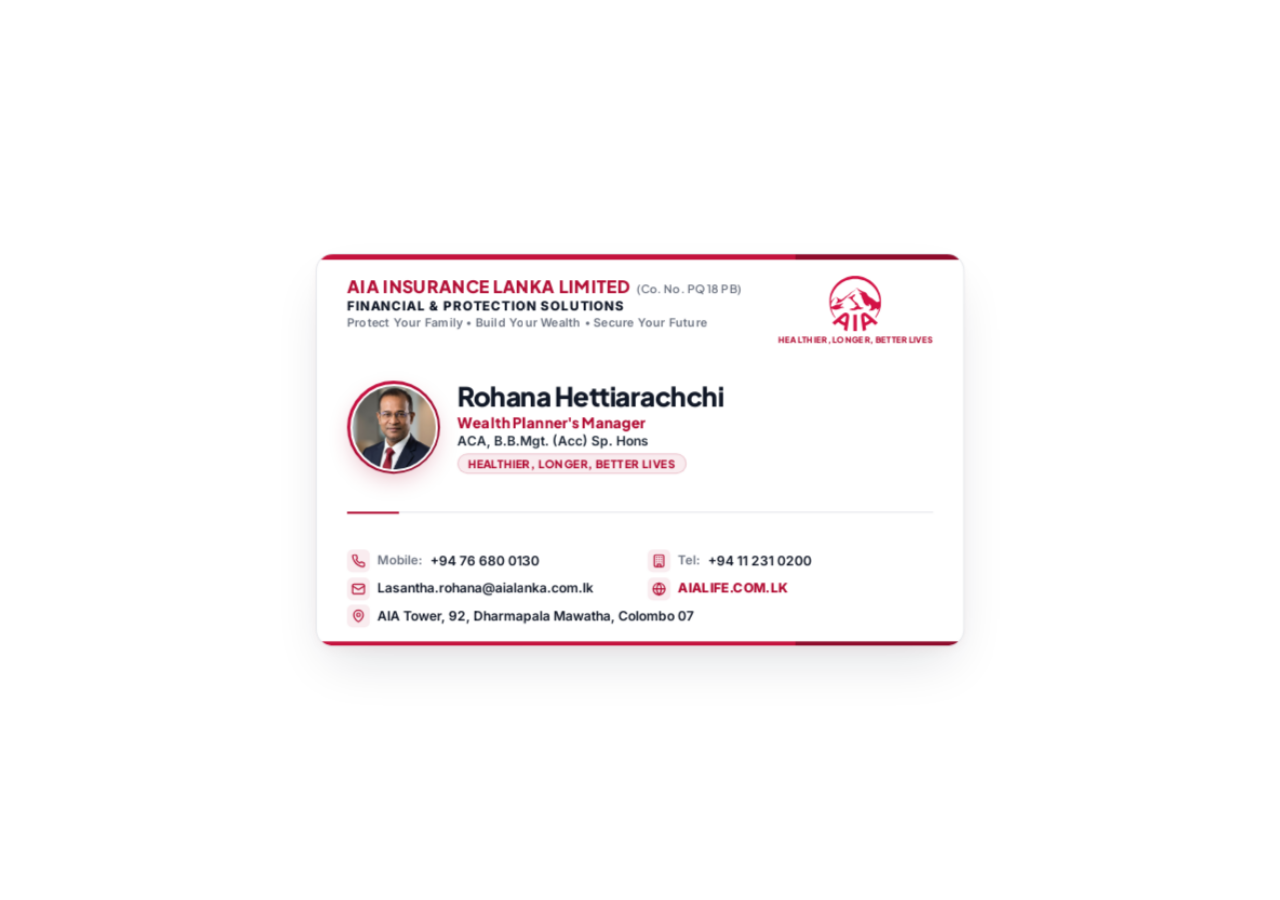
<file: aia.html>
<!DOCTYPE html>
<html lang="en">
<head>
  <meta charset="UTF-8" />
  <meta name="viewport" content="width=device-width, initial-scale=1.0, maximum-scale=5.0, user-scalable=no" />
  <meta name="theme-color" content="#FFFFFF" />
  <title>Rohana Hettiarachchi — Wealth Planner's Manager | AIA Insurance Lanka</title>
  <meta name="description" content="Rohana Hettiarachchi — Wealth Planner's Manager at AIA Insurance Lanka Limited. Healthier, Longer, Better Lives." />

  <script>
    /* Print sheet mode: ?print (both sides, 96 x 61 mm pages incl. 3 mm bleed), ?print=front, ?print=back, ?print=pdf (export helper) */
    (function () {
      var root = document.documentElement;
      var mode = new URLSearchParams(location.search).get('print');
      if (mode !== null) {
        root.classList.add('print-mode');
        if (mode === 'front' || mode === 'back') root.classList.add('print-only-' + mode);
        if (mode === 'pdf') {
          /* Oversized page for exact-size PDF export; the export script crops each page to 96 x 61 mm */
          var pageStyle = document.createElement('style');
          pageStyle.textContent = '@page { size: 110mm 75mm; margin: 0; }';
          document.addEventListener('DOMContentLoaded', function () { document.head.appendChild(pageStyle); });
        }
      }
      window.addEventListener('beforeprint', function () { root.classList.add('print-mode'); });
      window.addEventListener('afterprint', function () { if (mode === null) root.classList.remove('print-mode'); });
    })();
  </script>

  <link rel="preload" as="image" href="Profile.jpg" fetchpriority="high" />
  <link rel="preconnect" href="https://fonts.googleapis.com" />
  <link rel="preconnect" href="https://fonts.gstatic.com" crossorigin />
  <link href="https://fonts.googleapis.com/css2?family=Inter:wght@400;500;600;700;800&family=Plus+Jakarta+Sans:wght@500;600;700;800&display=swap" rel="stylesheet" />

  <style>
    :root {
      --aia-red: #B30E35;
      --aia-red-bright: #D31145;
      --aia-red-dark: #840A27;
      --aia-red-soft: rgba(179, 14, 53, 0.08);
      --text-dark: #111827;
      --text-secondary: #1F2937;
      --text-muted: #6B7280;
      --border-subtle: #E5E7EB;
      --card-w: 600px;
      --card-h: 364px;
      --card-radius: 16px;
      --card-scale: 1;
      --card-rotate-z: 0deg;
      --font-heading: 'Plus Jakarta Sans', -apple-system, BlinkMacSystemFont, sans-serif;
      --font-sans: 'Inter', -apple-system, BlinkMacSystemFont, sans-serif;
    }

    *, *::before, *::after {
      box-sizing: border-box;
      margin: 0;
      padding: 0;
      -webkit-tap-highlight-color: transparent;
    }

    html, body {
      width: 100%;
      height: 100%;
      overflow: hidden;
      background-color: #FFFFFF;
      font-family: var(--font-sans);
      color: var(--text-dark);
      -webkit-font-smoothing: antialiased;
    }

    .stage {
      position: fixed;
      inset: 0;
      width: 100vw;
      height: 100vh;
      height: 100dvh;
      display: flex;
      align-items: center;
      justify-content: center;
      background-color: #FFFFFF;
      overflow: hidden;
      user-select: none;
    }

    .card-viewport-box {
      position: relative;
      width: var(--card-w);
      height: var(--card-h);
      display: flex;
      align-items: center;
      justify-content: center;
      transform: rotate(var(--card-rotate-z, 0deg)) scale(var(--card-scale, 1));
      transform-origin: center center;
      will-change: transform;
    }

    .card-scene {
      position: relative;
      width: var(--card-w);
      height: var(--card-h);
      perspective: 1800px;
    }

    /* One-Time Swipe Overlay on the Card */
    .card-swipe-overlay {
      position: absolute;
      inset: 0;
      z-index: 30;
      display: flex;
      align-items: center;
      justify-content: center;
      pointer-events: none;
      border-radius: var(--card-radius);
      transition: opacity 0.35s ease, visibility 0.35s ease;
    }

    .card-swipe-overlay.is-dismissed {
      opacity: 0;
      visibility: hidden;
    }

    .swipe-badge {
      display: flex;
      flex-direction: column;
      align-items: center;
      gap: 6px;
      padding: 12px 20px;
      border-radius: 16px;
      background: rgba(255, 255, 255, 0.94);
      backdrop-filter: blur(8px);
      -webkit-backdrop-filter: blur(8px);
      border: 1px solid rgba(179, 14, 53, 0.22);
      box-shadow: 0 14px 32px -6px rgba(179, 14, 53, 0.18);
      animation: swipeBadgeLifecycle 2.4s cubic-bezier(0.22, 1, 0.36, 1) 1 forwards;
    }

    .swipe-hand-svg {
      overflow: visible;
      animation: handSwipeOnce 1.15s ease-in-out 2;
      transform-origin: 50% 80%;
    }

    .swipe-caption {
      font-family: var(--font-heading);
      font-size: 0.72rem;
      font-weight: 800;
      letter-spacing: 0.06em;
      text-transform: uppercase;
      color: var(--aia-red);
    }

    @keyframes handSwipeOnce {
      0%, 100% { transform: translateX(-8px) rotate(-6deg); }
      50% { transform: translateX(10px) rotate(8deg); }
    }

    @keyframes swipeBadgeLifecycle {
      0% { opacity: 0; transform: scale(0.92); }
      14% { opacity: 1; transform: scale(1); }
      82% { opacity: 1; transform: scale(1); }
      100% { opacity: 0; transform: scale(0.95); }
    }

    /* 3D Business Card Container */
    .business-card {
      position: relative;
      width: 100%;
      height: 100%;
      transform-style: preserve-3d;
      -webkit-transform-style: preserve-3d;
      cursor: grab;
      touch-action: none;
      outline: none;
      will-change: transform;
    }

    .business-card:active {
      cursor: grabbing;
    }

    .card-face {
      position: absolute;
      inset: 0;
      width: 100%;
      height: 100%;
      border-radius: var(--card-radius);
      background-color: #FFFFFF;
      border: 1px solid #E5E7EB;
      box-shadow:
        0 22px 50px -12px rgba(15, 23, 42, 0.14),
        0 4px 16px -2px rgba(179, 14, 53, 0.06);
      backface-visibility: hidden;
      -webkit-backface-visibility: hidden;
      overflow: hidden;
      display: flex;
      flex-direction: column;
      justify-content: space-between;
      padding: 20px 28px 17px;
    }

    .card-face--front {
      transform: rotateY(0deg) translateZ(1px);
    }

    .card-face--back {
      transform: rotateY(180deg) translateZ(1px);
      padding: 14px 20px 12px;
    }

    /* Top & Bottom Two-Tone AIA Crimson Accent Bars */
    .card-accent-bar {
      position: absolute;
      top: 0;
      left: 0;
      right: 0;
      height: 4.5px;
      background: linear-gradient(90deg, #C4123D 0%, #C4123D 74%, #8E0B2B 74%, #8E0B2B 100%);
    }

    .card-bottom-bar {
      position: absolute;
      bottom: 0;
      left: 0;
      right: 0;
      height: 4.5px;
      background: linear-gradient(90deg, #C4123D 0%, #C4123D 74%, #8E0B2B 74%, #8E0B2B 100%);
    }

    /* ================= FRONT SIDE ================= */
    .front-top {
      position: relative;
      z-index: 1;
      display: flex;
      align-items: flex-start;
      justify-content: space-between;
      gap: 12px;
    }

    .firm-info {
      display: flex;
      flex-direction: column;
      gap: 2px;
    }

    .firm-name {
      font-family: var(--font-heading);
      font-size: 1rem;
      font-weight: 800;
      color: var(--aia-red);
      letter-spacing: 0.02em;
      line-height: 1.2;
      display: flex;
      align-items: baseline;
      gap: 6px;
    }

    .firm-reg {
      font-size: 0.66rem;
      font-weight: 600;
      color: var(--text-muted);
      letter-spacing: 0.01em;
    }

    .firm-chartered {
      font-size: 0.74rem;
      font-weight: 800;
      color: var(--text-dark);
      letter-spacing: 0.07em;
      text-transform: uppercase;
    }

    .firm-pillars {
      font-size: 0.67rem;
      font-weight: 600;
      color: var(--text-muted);
      letter-spacing: 0.02em;
    }

    .aia-logo-lockup {
      display: flex;
      flex-direction: column;
      align-items: center;
      gap: 3px;
      flex-shrink: 0;
    }

    .aia-logo-svg {
      width: 48px;
      height: auto;
      flex-shrink: 0;
      display: block;
    }

    .aia-logo-svg--back {
      width: 36px;
    }

    .aia-brand-slogan {
      font-family: var(--font-heading);
      font-size: 0.48rem;
      font-weight: 800;
      letter-spacing: 0.04em;
      text-transform: uppercase;
      color: var(--aia-red);
      text-align: center;
      white-space: nowrap;
    }

    /* Middle Identity Section */
    .front-identity {
      position: relative;
      z-index: 1;
      display: flex;
      align-items: center;
      gap: 16px;
      margin: 4px 0 3px;
    }

    .profile-frame {
      flex-shrink: 0;
      width: 86px;
      height: 86px;
      border-radius: 50%;
      padding: 2.5px;
      background: linear-gradient(135deg, #D31145 0%, #840A27 100%);
      box-shadow: 0 8px 20px -4px rgba(179, 14, 53, 0.25);
    }

    .profile-photo {
      width: 100%;
      height: 100%;
      border-radius: 50%;
      object-fit: cover;
      object-position: center 18%;
      border: 2px solid #FFFFFF;
      display: block;
      background-color: #F8FAFC;
    }

    .identity-text {
      display: flex;
      flex-direction: column;
      justify-content: center;
    }

    .person-name {
      font-family: var(--font-heading);
      font-size: 1.54rem;
      font-weight: 800;
      color: var(--text-dark);
      letter-spacing: -0.02em;
      line-height: 1.12;
    }

    .person-role {
      margin-top: 2px;
      font-family: var(--font-heading);
      font-size: 0.84rem;
      font-weight: 800;
      color: var(--aia-red);
      letter-spacing: 0.01em;
    }

    .person-credentials {
      margin-top: 1.5px;
      font-size: 0.76rem;
      font-weight: 600;
      color: var(--text-secondary);
    }

    .person-slogan-pill {
      margin-top: 4px;
      display: inline-flex;
      align-items: center;
      gap: 5px;
      align-self: flex-start;
      padding: 2px 9px;
      border-radius: 999px;
      background: var(--aia-red-soft);
      border: 1px solid rgba(179, 14, 53, 0.18);
      font-family: var(--font-heading);
      font-size: 0.64rem;
      font-weight: 800;
      letter-spacing: 0.04em;
      text-transform: uppercase;
      color: var(--aia-red);
    }

    .card-divider {
      position: relative;
      z-index: 1;
      width: 100%;
      height: 1px;
      background-color: var(--border-subtle);
      margin: 3px 0 5px;
    }

    .card-divider::after {
      content: "";
      position: absolute;
      left: 0;
      top: 0;
      width: 48px;
      height: 2px;
      background-color: var(--aia-red);
    }

    /* Bottom Contact Details Grid */
    .front-contacts {
      position: relative;
      z-index: 1;
      display: grid;
      grid-template-columns: 1fr 1fr;
      gap: 4.5px 14px;
    }

    .contact-row {
      display: inline-flex;
      align-items: center;
      gap: 7px;
      text-decoration: none;
      color: var(--text-secondary);
      font-size: 0.76rem;
      line-height: 1.25;
      transition: color 0.18s ease;
      min-width: 0;
    }

    .contact-row--full {
      grid-column: 1 / -1;
    }

    .contact-row:hover {
      color: var(--aia-red);
    }

    .contact-icon {
      display: inline-flex;
      align-items: center;
      justify-content: center;
      width: 21px;
      height: 21px;
      border-radius: 5px;
      background-color: var(--aia-red-soft);
      color: var(--aia-red);
      flex-shrink: 0;
    }

    .contact-label {
      font-weight: 600;
      color: var(--text-muted);
      font-size: 0.72rem;
      flex-shrink: 0;
    }

    .contact-value {
      font-weight: 600;
      color: var(--text-dark);
      white-space: nowrap;
    }

    .contact-value--brand {
      font-weight: 800;
      color: var(--aia-red);
      letter-spacing: 0.03em;
    }

    /* ================= BACK SIDE (7 SIGNATURE PLANS + BRAND SLOGAN) ================= */
    .back-top {
      position: relative;
      z-index: 1;
      display: flex;
      align-items: flex-start;
      justify-content: space-between;
      gap: 12px;
    }

    .back-heading {
      font-family: var(--font-heading);
      font-size: 1rem;
      font-weight: 800;
      text-transform: uppercase;
      letter-spacing: 0.015em;
      color: #A60E32;
      line-height: 1.14;
    }

    .back-sub {
      font-size: 0.66rem;
      font-weight: 500;
      color: #111827;
      margin-top: 1.5px;
    }

    .back-sub-slogan {
      font-weight: 800;
      color: #A60E32;
    }

    /* 7 Flagship AIA Plans Grid (Zero Ellipsis Cutoff!) */
    .plans-grid {
      position: relative;
      z-index: 1;
      list-style: none;
      display: grid;
      grid-template-columns: repeat(2, minmax(0, 1fr));
      gap: 6px 8px;
      margin: 4px 0 3px;
    }

    .plan-card {
      display: flex;
      align-items: center;
      gap: 7.5px;
      padding: 5px 7px 5px 7px;
      border-radius: 10px;
      background: #FFFFFF;
      border: 1px solid #DCDFE6;
      border-left: 3.5px solid #8E0B2B;
      box-shadow: 0 2px 6px rgba(15, 23, 42, 0.05);
      min-width: 0;
    }

    .plan-card--full {
      grid-column: 1 / -1;
      padding: 5.5px 10px 5.5px 7px;
    }

    /* Solid Deep Crimson Rounded Square Icon Box */
    .plan-icon {
      width: 28px;
      height: 28px;
      border-radius: 7px;
      background: #B30E35;
      color: #FFFFFF;
      display: flex;
      align-items: center;
      justify-content: center;
      flex-shrink: 0;
    }

    .plan-text {
      display: flex;
      flex-direction: column;
      justify-content: center;
      min-width: 0;
      flex: 1;
    }

    .plan-title {
      font-family: var(--font-heading);
      font-size: 0.72rem;
      font-weight: 800;
      color: #7E0B27;
      line-height: 1.18;
    }

    .plan-desc {
      font-size: 0.545rem;
      font-weight: 500;
      color: #1F2937;
      letter-spacing: -0.01em;
      line-height: 1.22;
      margin-top: 1px;
    }

    .plan-card--full .plan-desc {
      font-size: 0.565rem;
      letter-spacing: 0;
    }

    /* Centered Uppercase Crimson Pillars with Dots */
    .pillars-line {
      position: relative;
      z-index: 1;
      display: flex;
      align-items: center;
      justify-content: center;
      gap: 7px;
      font-family: var(--font-heading);
      font-size: 0.57rem;
      font-weight: 800;
      letter-spacing: 0.03em;
      text-transform: uppercase;
      color: #7E0B27;
      margin: 1px 0;
      white-space: nowrap;
    }

    .pillars-dot {
      color: #8E0B2B;
      font-size: 0.62rem;
    }

    /* Bottom Footer with Left Stacked Lines & Right Domain */
    .back-footer {
      position: relative;
      z-index: 1;
      display: flex;
      align-items: flex-start;
      justify-content: space-between;
      padding-top: 5px;
      border-top: 1px solid #E5E7EB;
    }

    .back-footer-left {
      display: flex;
      flex-direction: column;
      gap: 1px;
    }

    .back-footer-motto {
      font-family: var(--font-heading);
      font-size: 0.65rem;
      font-weight: 800;
      color: #111827;
    }

    .back-footer-company {
      font-size: 0.52rem;
      font-weight: 500;
      color: #6B7280;
    }

    .back-footer-domain {
      font-family: var(--font-heading);
      font-size: 0.68rem;
      color: #A60E32;
      font-weight: 800;
      letter-spacing: 0.03em;
      text-decoration: none;
      margin-top: 1px;
    }

    /* ==========================================================================
       PRINT SHEET — 90 x 55 mm card (+3 mm bleed), one side per 96 x 61 mm page
       (Ctrl+P, or open with ?print / ?print=front / ?print=back)
       ========================================================================== */
    @page {
      size: 96mm 61mm;
      margin: 0;
    }

    html.print-mode {
      --bleed: 20px;
      --print-trim-h: 366.667px;
      --print-zoom: 0.566929;
    }

    html.print-only-front,
    html.print-only-back {
      --print-zoom: 1;
    }

    html.print-mode,
    html.print-mode body {
      display: block;
      width: auto;
      height: auto;
      overflow: visible;
      background: #ffffff;
      -webkit-print-color-adjust: exact;
      print-color-adjust: exact;
    }

    html.print-mode .stage,
    html.print-mode .card-viewport-box,
    html.print-mode .card-scene,
    html.print-mode .business-card {
      position: static;
      display: block;
      width: auto;
      height: auto;
      transform: none !important;
      perspective: none;
      transform-style: flat;
      will-change: auto;
    }

    html.print-mode .card-swipe-overlay {
      display: none !important;
    }

    html.print-mode .card-face {
      position: relative;
      inset: auto;
      width: calc(600px + 2 * var(--bleed));
      height: calc(var(--print-trim-h) + 2 * var(--bleed));
      padding: calc(20px + var(--bleed)) calc(28px + var(--bleed)) calc(17px + var(--bleed));
      border: 0;
      border-radius: 0;
      box-shadow: none;
      transform: none;
      backface-visibility: visible;
      -webkit-backface-visibility: visible;
      zoom: var(--print-zoom);
      break-after: page;
      page-break-after: always;
    }

    html.print-mode .card-face--back {
      padding: calc(14px + var(--bleed)) calc(20px + var(--bleed)) calc(12px + var(--bleed));
      break-after: auto;
      page-break-after: auto;
    }

    html.print-mode .card-accent-bar {
      height: calc(4.5px + var(--bleed));
    }

    html.print-mode .card-bottom-bar {
      height: calc(4.5px + var(--bleed));
    }

    html.print-only-front .card-face--back,
    html.print-only-back .card-face--front {
      display: none;
    }

  </style>
</head>
<body>

  <main class="stage" id="stage">
    <div class="card-viewport-box" id="cardViewportBox">
      <div class="card-scene" id="cardScene">

        <!-- One-Time Animated Swipe Overlay ON the Card -->
        <div class="card-swipe-overlay" id="swipeHint" aria-hidden="true">
          <div class="swipe-badge">
            <svg class="swipe-hand-svg" viewBox="0 0 120 120" width="52" height="52" fill="none" xmlns="http://www.w3.org/2000/svg">
              <path
                d="M42 23 C58 12, 82 16, 98 37 C80 25, 60 25, 45 31 C40 33, 37 27, 42 23 Z"
                fill="#B30E35"
              />
              <g transform="rotate(-24 56 68)">
                <path
                  d="M36 69 V30 C36 24 44.5 24 44.5 30 V53
                     M44.5 45 C44.5 39.5 53 39.5 53 45 V54
                     M53 47 C53 41.5 61.5 41.5 61.5 47 V56
                     M61.5 50.5 C61.5 45.5 69.5 45.5 69.5 51 V70
                     C69.5 84.5 58.5 94 45.5 94
                     C35 94 28.5 87.5 23 78.5
                     L16.5 67.5 C14 63 20 58 24.5 61.5
                     L36 71"
                  fill="#FFFFFF"
                  stroke="#B30E35"
                  stroke-width="4.8"
                  stroke-linecap="round"
                  stroke-linejoin="round"
                />
              </g>
            </svg>
            <span class="swipe-caption">Swipe card to flip</span>
          </div>
        </div>

        <div class="business-card" id="businessCard" tabindex="0" role="region" aria-label="AIA Insurance Business Card of Rohana Hettiarachchi. Swipe or tap to flip.">

          <!-- ================= FRONT SIDE ================= -->
          <div class="card-face card-face--front">
            <div class="card-accent-bar" aria-hidden="true"></div>

            <!-- Top Row: Company Info & Official AIA Logo Lockup -->
            <div class="front-top">
              <div class="firm-info">
                <h2 class="firm-name">
                  <span>AIA INSURANCE LANKA LIMITED</span>
                  <span class="firm-reg">(Co. No. PQ 18 PB)</span>
                </h2>
                <p class="firm-chartered">FINANCIAL &amp; PROTECTION SOLUTIONS</p>
                <p class="firm-pillars">Protect Your Family • Build Your Wealth • Secure Your Future</p>
              </div>
              <div class="aia-logo-lockup">
                <svg class="aia-logo-svg" xmlns="http://www.w3.org/2000/svg" viewBox="0 0 20.122443 21.542728" role="img" aria-label="AIA Insurance Logo">
                  
<g transform="translate(-42.820322,-175.59501) matrix(0.35277777,0,0,-0.35277777,-83.58789,461.34486)">
 <g transform="translate(386.8415,806.8356)">
  <path d="m 0,0 c 14.137,0 25.725,-10.723 26.842,-24.356 -0.436,-0.576 -1.054,-0.882 -1.739,-1.034 -2.398,-0.507 -3.135,1.576 -5.13,2.895 -2,1.32 -3.836,1.825 -5.688,3.669 -0.744,0.744 -0.934,2.013 -1.674,2.791 -0.986,1.05 -1.586,1.336 -2.924,1.861 -2.348,0.912 -4.364,1.589 -6.316,3.198 -0.33,0.269 -1.106,0.626 -1.83,0.761 -0.31,0.067 -0.447,0.017 -0.552,-0.101 -0.291,-0.374 -0.557,-0.828 -0.816,-1.253 -0.071,-0.117 -0.311,-0.457 -0.507,-0.642 -0.376,-0.34 -0.848,-0.778 -1.209,-0.98 -1.963,-1.202 -4.55,-2.218 -5.667,-4.231 -0.208,-0.37 -2.349,-1.37 -2.843,-1.757 -0.779,-0.642 -1.542,-1.269 -2.342,-1.861 -0.749,-0.559 -1.784,-1.421 -2.565,-1.997 -0.412,0.152 -0.835,0.286 -1.224,0.354 -0.92,0.188 -1.693,0.898 -2.484,1.37 -1.013,0.643 -0.937,0.71 -1.257,0.899 -0.28,0.151 -0.418,0.252 -0.526,0.302 -0.754,0.442 -0.799,0 -1.869,-0.659 -0.892,-0.542 -1.92,-1.454 -2.687,-2.181 -0.611,-0.576 -1.233,-1.185 -1.872,-1.811 C -25.963,-10.925 -14.283,0 0,0 m -21.797,-42.119 c -2.073,2.807 -3.601,6.022 -4.435,9.523 0.241,-0.051 0.532,-0.135 1.011,-0.286 1.585,-0.509 4.574,-1.488 6.726,-0.509 1.368,0.644 3.75,1.169 4.665,1.522 0.865,0.357 2.692,-0.437 0.535,0.983 h -0.011 c -0.028,0.016 -0.061,0.034 -0.11,0.051 -0.072,0.033 -0.142,0.05 -0.222,0.067 -0.211,0.05 -1.941,-0.286 -2.324,-0.236 -0.12,0.033 -0.234,0.068 -0.349,0.134 -0.938,0.509 3.066,3.636 3.198,4.417 -1.149,-0.121 -2.098,-0.848 -3.126,-1.303 -1.208,-0.525 -2.535,-0.542 -3.829,-0.558 -1.482,0 -2.633,-1.152 -3.935,-1.677 -0.681,-0.287 -1.798,-0.541 -2.552,-1.03 -0.055,0.32 -0.104,0.643 -0.146,0.963 0.024,0.559 0.084,1.236 0.222,2.013 0.297,1.693 0.983,3.012 2.512,5.042 0,0 1.49,1.791 2.358,2.367 0.338,0.238 0.703,0.557 1.062,0.339 0.38,-0.238 -0.104,-1.709 0.912,-1.962 0.614,-0.135 0.073,-1.151 0.284,-1.743 0.225,-0.627 -2.529,-3.044 -1.802,-3.333 0.404,-0.168 2.229,0.761 3.197,1.067 0.854,0.269 1.763,0.286 2.699,1.168 0.964,0.896 1.919,1.404 1.919,1.404 0.783,0.659 1.544,1.336 2.318,1.996 0.754,0.66 1.476,1.336 2.206,2.013 0.458,0.437 2.526,1.589 2.709,1.979 0.963,2.08 3.476,3.299 5.344,4.618 0.343,0.236 0.715,0.744 0.926,1.03 0.212,0.289 0.435,0.727 0.558,0.865 0.237,0.27 0.297,0.472 0.563,0.606 0.106,0.054 0.528,0.054 0.71,-0.152 0.609,-0.643 1.438,-1.201 1.468,-1.877 0.051,-1.048 2.985,-1.963 3.653,-2.775 0.276,-0.336 0.437,-0.659 0.551,-0.979 -0.512,0.203 -1.016,0.455 -1.463,0.777 -0.296,0.22 -0.987,0.169 -1.341,0.22 -1.013,0.188 -0.778,-0.287 -0.218,-0.862 0.574,-0.609 1.241,-1.117 1.765,-1.778 0.606,-0.744 0.55,-1.353 0.713,-2.248 0.179,-0.949 0.747,-1.778 1.212,-2.622 0.473,-0.845 0.44,-1.744 0.702,-2.656 0.283,-0.912 1.059,-1.676 1.703,-2.353 0.549,-0.572 1.798,-1.979 2.481,-1.673 0.725,0.303 1.626,-0.575 1.897,-0.323 0.275,0.239 -0.726,1.407 -0.343,1.76 0.385,0.358 2.052,-0.202 2.394,-1.268 0.389,-1.253 0.349,-1.354 0.287,-2.249 -0.042,-0.592 -0.274,-1.067 -0.672,-1.488 -0.495,-0.491 -1.641,-1.319 -1.415,-2.15 1.051,0.558 2.195,0.608 3.369,0.575 1.137,-0.034 1.976,0.441 2.738,1.252 0.337,0.357 1.305,1.488 1.855,0.912 0.334,-0.336 -0.643,-1.723 0.429,-1.437 0.714,0.188 1.351,0.744 1.998,1.101 0.173,0.101 0.332,0.202 0.47,0.303 -0.845,-3.552 -2.408,-6.833 -4.533,-9.675 l 0.781,-0.642 c 3.776,4.837 6.044,10.926 6.044,17.54 0,15.751 -12.774,28.52 -28.521,28.52 -15.751,0 -28.519,-12.769 -28.519,-28.52 0,-6.563 2.219,-12.585 5.941,-17.406 z m 11.587,-0.033 c -0.044,-0.303 -0.468,-2.926 -0.931,-5.82 -0.848,0.188 -1.694,0.508 -2.64,1.033 -0.944,0.525 -1.659,1.063 -2.26,1.69 2.211,1.929 4.207,3.672 4.454,3.875 0.596,0.507 0.888,0.625 1.165,0.474 0.273,-0.152 0.33,-0.474 0.212,-1.252 m 1.644,4.244 c 0,0 -0.069,0.051 -0.149,0.088 -0.076,0.033 -0.133,0.067 -0.14,0.084 0.004,-0.017 0.007,-0.017 0.007,-0.017 -1.341,0.744 -2.667,0.71 -4.191,-0.407 -2.105,-1.522 -12.24,-10.098 -12.24,-10.098 l 2.925,-2.488 c 0,0 1.625,1.42 3.616,3.147 0.978,-0.861 2.075,-1.643 3.311,-2.335 1.226,-0.677 2.479,-1.199 3.721,-1.555 -0.422,-2.623 -0.765,-4.754 -0.765,-4.754 l 3.65,-1.168 c 0,0 1.935,13.144 2.118,15.733 0.14,1.878 -0.533,3.027 -1.863,3.77 m 6.553,-19.994 H 1.76 v 18.725 h -3.773 z m 15.394,10.946 c -0.949,-0.525 -1.794,-0.828 -2.635,-1.016 -0.457,2.894 -0.866,5.517 -0.922,5.82 -0.112,0.778 -0.057,1.084 0.22,1.252 0.27,0.151 0.567,0.033 1.155,-0.474 0.254,-0.22 2.248,-1.963 4.448,-3.892 -0.603,-0.61 -1.317,-1.165 -2.266,-1.69 m -4.902,9.22 c -0.006,-0.017 -0.067,-0.051 -0.148,-0.084 -0.077,-0.037 -0.133,-0.071 -0.133,-0.071 -1.334,-0.744 -2.018,-1.892 -1.884,-3.77 0.188,-2.606 2.098,-15.75 2.098,-15.75 l 3.655,1.168 c 0,0 -0.338,2.131 -0.754,4.736 1.244,0.374 2.494,0.896 3.731,1.573 1.225,0.676 2.329,1.474 3.298,2.335 1.991,-1.743 3.621,-3.181 3.621,-3.181 l 2.925,2.487 c 0,0 -10.12,8.611 -12.221,10.133 -1.518,1.117 -2.849,1.151 -4.188,0.424 m 0.787,5.362 c -0.66,1.286 -2.982,0.286 -4.159,1.37 -0.324,0.286 -1.013,0.912 -1.364,1.98 -0.334,1.012 -0.841,1.824 -1.692,2.483 -1.511,1.185 -5.091,2.979 -4.844,5.4 0.112,1.08 1.415,1.302 1.947,2.096 0.324,0.455 0.369,1.081 0.751,1.505 0.429,0.492 -0.173,0.492 -0.594,0.525 -0.901,0.034 -1.573,-0.949 -2.321,-1.353 -1.226,-0.643 -2.328,-1.558 -3.709,-1.861 -0.406,-0.085 -2.47,-0.728 -1.123,-1.068 0.921,-0.235 1.954,-0.168 2.717,-0.828 0.982,-0.844 1.78,-1.928 2.765,-2.773 0.5,-0.425 0.986,-0.828 1.392,-1.353 0.469,-0.61 0.408,-1.303 0.755,-1.929 0.336,-0.609 0.996,-0.067 1.408,-0.407 1.347,-1.114 -0.527,-1.656 -1.011,-2.181 -0.632,-0.694 -0.754,-1.135 -1.913,-1.606 -0.512,-0.205 -3.833,-0.609 -4.238,-0.916 -0.41,-0.303 -0.194,-0.404 -0.089,-0.522 0.108,-0.121 0.677,-0.306 0.931,-0.322 1.395,-0.135 5.688,-0.947 6.568,0.151 0.601,0.761 1.492,0.848 2.482,0.575 0.695,-0.185 2.074,-0.05 3.271,0.441 0.692,0.287 2.607,0.304 2.07,0.593" style="fill:#D31145;fill-rule:nonzero;stroke:none" />
 </g>
</g>

                </svg>
                <span class="aia-brand-slogan">Healthier, Longer, Better Lives</span>
              </div>
            </div>

            <!-- Middle Row: Circle Profile Photo + Name, Title, Credentials & Brand Slogan -->
            <div class="front-identity">
              <div class="profile-frame">
                <img
                  src="Profile.jpg"
                  alt="Rohana Hettiarachchi"
                  class="profile-photo"
                  draggable="false"
                />
              </div>
              <div class="identity-text">
                <h1 class="person-name">Rohana Hettiarachchi</h1>
                <p class="person-role">Wealth Planner's Manager</p>
                <p class="person-credentials">ACA, B.B.Mgt. (Acc) Sp. Hons</p>
                <span class="person-slogan-pill">Healthier, Longer, Better Lives</span>
              </div>
            </div>

            <div class="card-divider" aria-hidden="true"></div>

            <!-- Bottom Row: Complete Office & Direct Contact Details -->
            <div class="front-contacts">
              <a href="https://wa.me/94766800130" target="_blank" rel="noopener noreferrer" class="contact-row">
                <span class="contact-icon" aria-hidden="true">
                  <svg viewBox="0 0 24 24" width="13" height="13" fill="none" stroke="currentColor" stroke-width="2.2" stroke-linecap="round" stroke-linejoin="round">
                    <path d="M22 16.92v3a2 2 0 0 1-2.18 2 19.79 19.79 0 0 1-8.63-3.07 19.5 19.5 0 0 1-6-6 19.79 19.79 0 0 1-3.07-8.67A2 2 0 0 1 4.11 2h3a2 2 0 0 1 2 1.72 12.84 12.84 0 0 0 .7 2.81 2 2 0 0 1-.45 2.11L8.09 9.91a16 16 0 0 0 6 6l1.27-1.27a2 2 0 0 1 2.11-.45 12.84 12.84 0 0 0 2.81.7A2 2 0 0 1 22 16.92z"></path>
                  </svg>
                </span>
                <span class="contact-label">Mobile:</span>
                <span class="contact-value">+94 76 680 0130</span>
              </a>

              <a href="tel:+94112310200" class="contact-row">
                <span class="contact-icon" aria-hidden="true">
                  <svg viewBox="0 0 24 24" width="13" height="13" fill="none" stroke="currentColor" stroke-width="2.2" stroke-linecap="round" stroke-linejoin="round">
                    <rect x="4" y="2" width="16" height="20" rx="2"></rect>
                    <path d="M9 22v-4h6v4"></path>
                    <path d="M8 6h.01M16 6h.01M12 6h.01M12 10h.01M12 14h.01M16 10h.01M16 14h.01M8 10h.01M8 14h.01"></path>
                  </svg>
                </span>
                <span class="contact-label">Tel:</span>
                <span class="contact-value">+94 11 231 0200</span>
              </a>

              <a href="mailto:Lasantha.rohana@aialanka.com.lk" class="contact-row">
                <span class="contact-icon" aria-hidden="true">
                  <svg viewBox="0 0 24 24" width="13" height="13" fill="none" stroke="currentColor" stroke-width="2.2" stroke-linecap="round" stroke-linejoin="round">
                    <rect x="2" y="4" width="20" height="16" rx="2"></rect>
                    <path d="m22 7-8.97 5.7a1.94 1.94 0 0 1-2.06 0L2 7"></path>
                  </svg>
                </span>
                <span class="contact-value">Lasantha.rohana@aialanka.com.lk</span>
              </a>

              <a href="https://www.aialife.com.lk" target="_blank" rel="noopener noreferrer" class="contact-row">
                <span class="contact-icon" aria-hidden="true">
                  <svg viewBox="0 0 24 24" width="13" height="13" fill="none" stroke="currentColor" stroke-width="2.2" stroke-linecap="round" stroke-linejoin="round">
                    <circle cx="12" cy="12" r="10"></circle>
                    <path d="M2 12h20M12 2a15.3 15.3 0 0 1 4 10 15.3 15.3 0 0 1-4 10 15.3 15.3 0 0 1-4-10 15.3 15.3 0 0 1 4-10z"></path>
                  </svg>
                </span>
                <span class="contact-value contact-value--brand">AIALIFE.COM.LK</span>
              </a>

              <a href="https://maps.google.com/?q=AIA+Tower,+92,+Dharmapala+Mawatha,+Colombo+07" target="_blank" rel="noopener noreferrer" class="contact-row contact-row--full">
                <span class="contact-icon" aria-hidden="true">
                  <svg viewBox="0 0 24 24" width="13" height="13" fill="none" stroke="currentColor" stroke-width="2.2" stroke-linecap="round" stroke-linejoin="round">
                    <path d="M20 10c0 6-8 12-8 12s-8-6-8-12a8 8 0 0 1 16 0Z"></path>
                    <circle cx="12" cy="10" r="3"></circle>
                  </svg>
                </span>
                <span class="contact-value">AIA Tower, 92, Dharmapala Mawatha, Colombo 07</span>
              </a>
            </div>

            <div class="card-bottom-bar" aria-hidden="true"></div>
          </div>

          <!-- ================= BACK SIDE (7 SIGNATURE PLANS + BRAND SLOGAN) ================= -->
          <div class="card-face card-face--back">

            <!-- Header: Large Crimson Title + Brand Slogan Subtitle + Official AIA Logo -->
            <div class="back-top">
              <div>
                <h2 class="back-heading">FINANCIAL &amp; PROTECTION SOLUTIONS</h2>
                <p class="back-sub">
                  <span class="back-sub-slogan">Healthier, Longer, Better Lives</span> &bull; Securing your today, building your tomorrow
                </p>
              </div>
              <svg class="aia-logo-svg aia-logo-svg--back" xmlns="http://www.w3.org/2000/svg" viewBox="0 0 20.122443 21.542728" role="img" aria-label="AIA Insurance Logo">
                
<g transform="translate(-42.820322,-175.59501) matrix(0.35277777,0,0,-0.35277777,-83.58789,461.34486)">
 <g transform="translate(386.8415,806.8356)">
  <path d="m 0,0 c 14.137,0 25.725,-10.723 26.842,-24.356 -0.436,-0.576 -1.054,-0.882 -1.739,-1.034 -2.398,-0.507 -3.135,1.576 -5.13,2.895 -2,1.32 -3.836,1.825 -5.688,3.669 -0.744,0.744 -0.934,2.013 -1.674,2.791 -0.986,1.05 -1.586,1.336 -2.924,1.861 -2.348,0.912 -4.364,1.589 -6.316,3.198 -0.33,0.269 -1.106,0.626 -1.83,0.761 -0.31,0.067 -0.447,0.017 -0.552,-0.101 -0.291,-0.374 -0.557,-0.828 -0.816,-1.253 -0.071,-0.117 -0.311,-0.457 -0.507,-0.642 -0.376,-0.34 -0.848,-0.778 -1.209,-0.98 -1.963,-1.202 -4.55,-2.218 -5.667,-4.231 -0.208,-0.37 -2.349,-1.37 -2.843,-1.757 -0.779,-0.642 -1.542,-1.269 -2.342,-1.861 -0.749,-0.559 -1.784,-1.421 -2.565,-1.997 -0.412,0.152 -0.835,0.286 -1.224,0.354 -0.92,0.188 -1.693,0.898 -2.484,1.37 -1.013,0.643 -0.937,0.71 -1.257,0.899 -0.28,0.151 -0.418,0.252 -0.526,0.302 -0.754,0.442 -0.799,0 -1.869,-0.659 -0.892,-0.542 -1.92,-1.454 -2.687,-2.181 -0.611,-0.576 -1.233,-1.185 -1.872,-1.811 C -25.963,-10.925 -14.283,0 0,0 m -21.797,-42.119 c -2.073,2.807 -3.601,6.022 -4.435,9.523 0.241,-0.051 0.532,-0.135 1.011,-0.286 1.585,-0.509 4.574,-1.488 6.726,-0.509 1.368,0.644 3.75,1.169 4.665,1.522 0.865,0.357 2.692,-0.437 0.535,0.983 h -0.011 c -0.028,0.016 -0.061,0.034 -0.11,0.051 -0.072,0.033 -0.142,0.05 -0.222,0.067 -0.211,0.05 -1.941,-0.286 -2.324,-0.236 -0.12,0.033 -0.234,0.068 -0.349,0.134 -0.938,0.509 3.066,3.636 3.198,4.417 -1.149,-0.121 -2.098,-0.848 -3.126,-1.303 -1.208,-0.525 -2.535,-0.542 -3.829,-0.558 -1.482,0 -2.633,-1.152 -3.935,-1.677 -0.681,-0.287 -1.798,-0.541 -2.552,-1.03 -0.055,0.32 -0.104,0.643 -0.146,0.963 0.024,0.559 0.084,1.236 0.222,2.013 0.297,1.693 0.983,3.012 2.512,5.042 0,0 1.49,1.791 2.358,2.367 0.338,0.238 0.703,0.557 1.062,0.339 0.38,-0.238 -0.104,-1.709 0.912,-1.962 0.614,-0.135 0.073,-1.151 0.284,-1.743 0.225,-0.627 -2.529,-3.044 -1.802,-3.333 0.404,-0.168 2.229,0.761 3.197,1.067 0.854,0.269 1.763,0.286 2.699,1.168 0.964,0.896 1.919,1.404 1.919,1.404 0.783,0.659 1.544,1.336 2.318,1.996 0.754,0.66 1.476,1.336 2.206,2.013 0.458,0.437 2.526,1.589 2.709,1.979 0.963,2.08 3.476,3.299 5.344,4.618 0.343,0.236 0.715,0.744 0.926,1.03 0.212,0.289 0.435,0.727 0.558,0.865 0.237,0.27 0.297,0.472 0.563,0.606 0.106,0.054 0.528,0.054 0.71,-0.152 0.609,-0.643 1.438,-1.201 1.468,-1.877 0.051,-1.048 2.985,-1.963 3.653,-2.775 0.276,-0.336 0.437,-0.659 0.551,-0.979 -0.512,0.203 -1.016,0.455 -1.463,0.777 -0.296,0.22 -0.987,0.169 -1.341,0.22 -1.013,0.188 -0.778,-0.287 -0.218,-0.862 0.574,-0.609 1.241,-1.117 1.765,-1.778 0.606,-0.744 0.55,-1.353 0.713,-2.248 0.179,-0.949 0.747,-1.778 1.212,-2.622 0.473,-0.845 0.44,-1.744 0.702,-2.656 0.283,-0.912 1.059,-1.676 1.703,-2.353 0.549,-0.572 1.798,-1.979 2.481,-1.673 0.725,0.303 1.626,-0.575 1.897,-0.323 0.275,0.239 -0.726,1.407 -0.343,1.76 0.385,0.358 2.052,-0.202 2.394,-1.268 0.389,-1.253 0.349,-1.354 0.287,-2.249 -0.042,-0.592 -0.274,-1.067 -0.672,-1.488 -0.495,-0.491 -1.641,-1.319 -1.415,-2.15 1.051,0.558 2.195,0.608 3.369,0.575 1.137,-0.034 1.976,0.441 2.738,1.252 0.337,0.357 1.305,1.488 1.855,0.912 0.334,-0.336 -0.643,-1.723 0.429,-1.437 0.714,0.188 1.351,0.744 1.998,1.101 0.173,0.101 0.332,0.202 0.47,0.303 -0.845,-3.552 -2.408,-6.833 -4.533,-9.675 l 0.781,-0.642 c 3.776,4.837 6.044,10.926 6.044,17.54 0,15.751 -12.774,28.52 -28.521,28.52 -15.751,0 -28.519,-12.769 -28.519,-28.52 0,-6.563 2.219,-12.585 5.941,-17.406 z m 11.587,-0.033 c -0.044,-0.303 -0.468,-2.926 -0.931,-5.82 -0.848,0.188 -1.694,0.508 -2.64,1.033 -0.944,0.525 -1.659,1.063 -2.26,1.69 2.211,1.929 4.207,3.672 4.454,3.875 0.596,0.507 0.888,0.625 1.165,0.474 0.273,-0.152 0.33,-0.474 0.212,-1.252 m 1.644,4.244 c 0,0 -0.069,0.051 -0.149,0.088 -0.076,0.033 -0.133,0.067 -0.14,0.084 0.004,-0.017 0.007,-0.017 0.007,-0.017 -1.341,0.744 -2.667,0.71 -4.191,-0.407 -2.105,-1.522 -12.24,-10.098 -12.24,-10.098 l 2.925,-2.488 c 0,0 1.625,1.42 3.616,3.147 0.978,-0.861 2.075,-1.643 3.311,-2.335 1.226,-0.677 2.479,-1.199 3.721,-1.555 -0.422,-2.623 -0.765,-4.754 -0.765,-4.754 l 3.65,-1.168 c 0,0 1.935,13.144 2.118,15.733 0.14,1.878 -0.533,3.027 -1.863,3.77 m 6.553,-19.994 H 1.76 v 18.725 h -3.773 z m 15.394,10.946 c -0.949,-0.525 -1.794,-0.828 -2.635,-1.016 -0.457,2.894 -0.866,5.517 -0.922,5.82 -0.112,0.778 -0.057,1.084 0.22,1.252 0.27,0.151 0.567,0.033 1.155,-0.474 0.254,-0.22 2.248,-1.963 4.448,-3.892 -0.603,-0.61 -1.317,-1.165 -2.266,-1.69 m -4.902,9.22 c -0.006,-0.017 -0.067,-0.051 -0.148,-0.084 -0.077,-0.037 -0.133,-0.071 -0.133,-0.071 -1.334,-0.744 -2.018,-1.892 -1.884,-3.77 0.188,-2.606 2.098,-15.75 2.098,-15.75 l 3.655,1.168 c 0,0 -0.338,2.131 -0.754,4.736 1.244,0.374 2.494,0.896 3.731,1.573 1.225,0.676 2.329,1.474 3.298,2.335 1.991,-1.743 3.621,-3.181 3.621,-3.181 l 2.925,2.487 c 0,0 -10.12,8.611 -12.221,10.133 -1.518,1.117 -2.849,1.151 -4.188,0.424 m 0.787,5.362 c -0.66,1.286 -2.982,0.286 -4.159,1.37 -0.324,0.286 -1.013,0.912 -1.364,1.98 -0.334,1.012 -0.841,1.824 -1.692,2.483 -1.511,1.185 -5.091,2.979 -4.844,5.4 0.112,1.08 1.415,1.302 1.947,2.096 0.324,0.455 0.369,1.081 0.751,1.505 0.429,0.492 -0.173,0.492 -0.594,0.525 -0.901,0.034 -1.573,-0.949 -2.321,-1.353 -1.226,-0.643 -2.328,-1.558 -3.709,-1.861 -0.406,-0.085 -2.47,-0.728 -1.123,-1.068 0.921,-0.235 1.954,-0.168 2.717,-0.828 0.982,-0.844 1.78,-1.928 2.765,-2.773 0.5,-0.425 0.986,-0.828 1.392,-1.353 0.469,-0.61 0.408,-1.303 0.755,-1.929 0.336,-0.609 0.996,-0.067 1.408,-0.407 1.347,-1.114 -0.527,-1.656 -1.011,-2.181 -0.632,-0.694 -0.754,-1.135 -1.913,-1.606 -0.512,-0.205 -3.833,-0.609 -4.238,-0.916 -0.41,-0.303 -0.194,-0.404 -0.089,-0.522 0.108,-0.121 0.677,-0.306 0.931,-0.322 1.395,-0.135 5.688,-0.947 6.568,0.151 0.601,0.761 1.492,0.848 2.482,0.575 0.695,-0.185 2.074,-0.05 3.271,0.441 0.692,0.287 2.607,0.304 2.07,0.593" style="fill:#D31145;fill-rule:nonzero;stroke:none" />
 </g>
</g>

              </svg>
            </div>

            <!-- 7 Signature AIA Plans Grid -->
            <ul class="plans-grid">
              <!-- 01. AIA Smart Wealth -->
              <li class="plan-card">
                <span class="plan-icon" aria-hidden="true">
                  <svg viewBox="0 0 24 24" width="15" height="15" fill="none" stroke="currentColor" stroke-width="2" stroke-linecap="round" stroke-linejoin="round">
                    <path d="M18 20V11"></path>
                    <path d="M12 20V15"></path>
                    <path d="M6 20v-3"></path>
                    <path d="m4 12 5-5 4 4 7-7"></path>
                    <path d="M15 4h5v5"></path>
                  </svg>
                </span>
                <div class="plan-text">
                  <span class="plan-title">01. AIA Smart Wealth</span>
                  <span class="plan-desc">Wealth creation &amp; long-term financial growth</span>
                </div>
              </li>

              <!-- 02. AIA SaveSmart -->
              <li class="plan-card">
                <span class="plan-icon" aria-hidden="true">
                  <svg viewBox="0 0 24 24" width="15" height="15" fill="none" stroke="currentColor" stroke-width="2" stroke-linecap="round" stroke-linejoin="round">
                    <path d="M12 22s8-4 8-10V5l-8-3-8 3v7c0 6 8 10 8 10z"></path>
                    <path d="m9 12 2 2 4-4"></path>
                  </svg>
                </span>
                <div class="plan-text">
                  <span class="plan-title">02. AIA SaveSmart</span>
                  <span class="plan-desc">Savings, maturity benefits &amp; life protection</span>
                </div>
              </li>

              <!-- 03. AIA Wealth Builder -->
              <li class="plan-card">
                <span class="plan-icon" aria-hidden="true">
                  <svg viewBox="0 0 24 24" width="15" height="15" fill="none" stroke="currentColor" stroke-width="2" stroke-linecap="round" stroke-linejoin="round">
                    <path d="M6 3h12l4 6-10 12L2 9Z"></path>
                    <path d="M11 3 8 9l4 12 4-12-3-6"></path>
                    <path d="M2 9h20"></path>
                  </svg>
                </span>
                <div class="plan-text">
                  <span class="plan-title">03. AIA Wealth Builder</span>
                  <span class="plan-desc">Single-premium investment &amp; life protection</span>
                </div>
              </li>

              <!-- 04. AIA Education Plan -->
              <li class="plan-card">
                <span class="plan-icon" aria-hidden="true">
                  <svg viewBox="0 0 24 24" width="15" height="15" fill="none" stroke="currentColor" stroke-width="2" stroke-linecap="round" stroke-linejoin="round">
                    <path d="M21.42 10.922a1 1 0 0 0-.019-1.838L12.83 5.18a2 2 0 0 0-1.66 0L2.6 9.08a1 1 0 0 0 0 1.832l8.57 3.908a2 2 0 0 0 1.66 0z"></path>
                    <path d="M22 10v6"></path>
                    <path d="M6 12.5V16a6 3 0 0 0 12 0v-3.5"></path>
                  </svg>
                </span>
                <div class="plan-text">
                  <span class="plan-title">04. AIA Education Plan</span>
                  <span class="plan-desc">Planning for children's education &amp; future</span>
                </div>
              </li>

              <!-- 05. AIA Smart Pension Plus -->
              <li class="plan-card">
                <span class="plan-icon" aria-hidden="true">
                  <svg viewBox="0 0 24 24" width="15" height="15" fill="none" stroke="currentColor" stroke-width="2" stroke-linecap="round" stroke-linejoin="round">
                    <path d="M3 21h18"></path>
                    <path d="M3 10h18"></path>
                    <path d="M5 6l7-3 7 3"></path>
                    <path d="M4 10v11"></path>
                    <path d="M20 10v11"></path>
                    <path d="M8 14v3"></path>
                    <path d="M12 14v3"></path>
                    <path d="M16 14v3"></path>
                  </svg>
                </span>
                <div class="plan-text">
                  <span class="plan-title">05. AIA Smart Pension Plus</span>
                  <span class="plan-desc">Retirement planning &amp; pension income</span>
                </div>
              </li>

              <!-- 06. AIA Easy Pensions Plus -->
              <li class="plan-card">
                <span class="plan-icon" aria-hidden="true">
                  <svg viewBox="0 0 24 24" width="15" height="15" fill="none" stroke="currentColor" stroke-width="2" stroke-linecap="round" stroke-linejoin="round">
                    <rect x="3" y="4" width="18" height="17" rx="2"></rect>
                    <path d="M16 2v4"></path>
                    <path d="M8 2v4"></path>
                    <path d="M3 9h18"></path>
                    <path d="m9 15 2 2 4-4"></path>
                  </svg>
                </span>
                <div class="plan-text">
                  <span class="plan-title">06. AIA Easy Pensions Plus</span>
                  <span class="plan-desc">Pension planning with flexible options</span>
                </div>
              </li>

              <!-- 07. AIA Health Protector (Full-Width Span Across Both Columns) -->
              <li class="plan-card plan-card--full">
                <span class="plan-icon" aria-hidden="true">
                  <svg viewBox="0 0 24 24" width="15" height="15" fill="none" stroke="currentColor" stroke-width="2" stroke-linecap="round" stroke-linejoin="round">
                    <path d="M19 14c1.49-1.46 3-3.21 3-5.5A5.5 5.5 0 0 0 16.5 3c-1.76 0-3 .5-4.5 2-1.5-1.5-2.74-2-4.5-2A5.5 5.5 0 0 0 2 8.5c0 2.3 1.5 4.05 3 5.5l7 7Z"></path>
                    <path d="M12 8v6"></path>
                    <path d="M9 11h6"></path>
                  </svg>
                </span>
                <div class="plan-text">
                  <span class="plan-title">07. AIA Health Protector</span>
                  <span class="plan-desc">Comprehensive health cover for you &amp; your family, with global access to the best healthcare &amp; added peace of mind</span>
                </div>
              </li>
            </ul>

            <!-- Centered Uppercase Crimson Pillars with Dots -->
            <div class="pillars-line">
              <span>HEALTH PLANS</span>
              <span class="pillars-dot" aria-hidden="true">&bull;</span>
              <span>LIFE PROTECTION</span>
              <span class="pillars-dot" aria-hidden="true">&bull;</span>
              <span>RETIREMENT PLANNING</span>
              <span class="pillars-dot" aria-hidden="true">&bull;</span>
              <span>EDUCATION PLANNING</span>
            </div>

            <!-- Footer: Motto + Company Reg on Left, AIALIFE.COM.LK on Right -->
            <div class="back-footer">
              <div class="back-footer-left">
                <span class="back-footer-motto">Protect Your Family &bull; Build Your Wealth &bull; Secure Your Future</span>
                <span class="back-footer-company">AIA Insurance Lanka Limited (Co. No. PQ 18 PB)</span>
              </div>
              <a href="https://www.aialife.com.lk" target="_blank" rel="noopener noreferrer" class="back-footer-domain">AIALIFE.COM.LK</a>
            </div>

            <!-- Two-Tone Crimson Bottom Edge Bar -->
            <div class="card-bottom-bar" aria-hidden="true"></div>
          </div>

        </div>
      </div>
    </div>
  </main>

  <script src="script.js"></script>
</body>
</html>
</file>
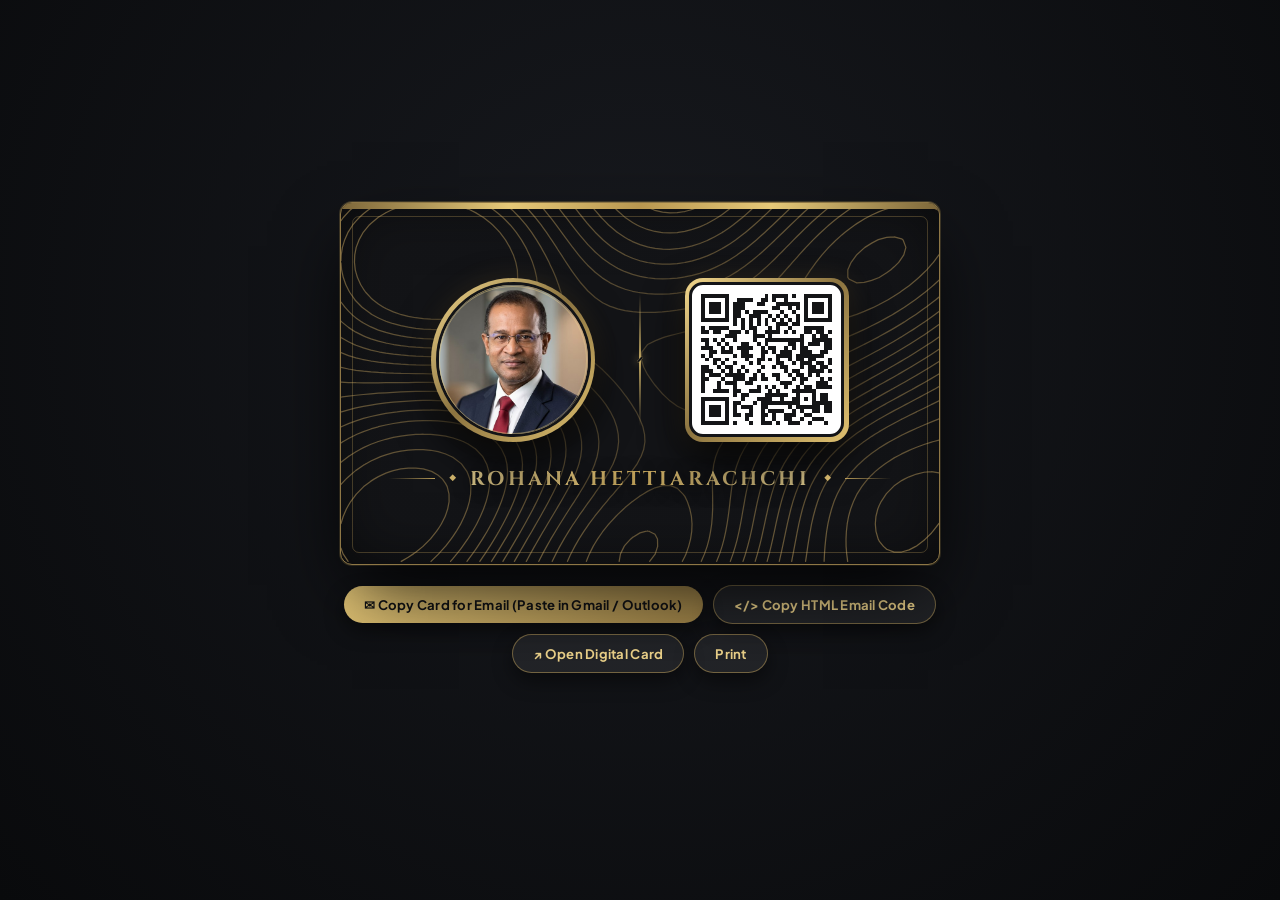
<file: qr-card.html>
<!DOCTYPE html>
<html lang="en">
<head>
  <meta charset="UTF-8" />
  <meta name="viewport" content="width=device-width, initial-scale=1.0" />
  <title>Rohana Hettiarachchi — Executive QR Business Card</title>
  <link rel="preconnect" href="https://fonts.googleapis.com" />
  <link rel="preconnect" href="https://fonts.gstatic.com" crossorigin />
  <link href="https://fonts.googleapis.com/css2?family=Cinzel:wght@600;700&family=Plus+Jakarta+Sans:wght@500;600;700;800&display=swap" rel="stylesheet" />
  <style>
    *, *::before, *::after {
      box-sizing: border-box;
      margin: 0;
      padding: 0;
    }

    body {
      min-height: 100vh;
      min-height: 100dvh;
      background: radial-gradient(circle at 50% 35%, #17191e 0%, #090a0c 100%);
      display: flex;
      flex-direction: column;
      align-items: center;
      justify-content: center;
      gap: 20px;
      padding: 18px;
      font-family: 'Plus Jakarta Sans', -apple-system, BlinkMacSystemFont, 'Segoe UI', Roboto, sans-serif;
      color: #f8fafc;
    }

    /* Executive Black & Gold Topographic Business Card (1.65 : 1) */
    .topo-qr-card {
      position: relative;
      width: min(100%, 600px);
      aspect-ratio: 1.65 / 1;
      background-color: #131417;
      border-radius: 12px;
      overflow: hidden;
      border: 1.5px solid #8e7746;
      box-shadow:
        0 32px 70px -12px rgba(0, 0, 0, 0.9),
        0 0 0 1px rgba(212, 178, 99, 0.24),
        inset 0 0 60px rgba(0, 0, 0, 0.55);
      display: flex;
      flex-direction: column;
      align-items: center;
      justify-content: center;
      padding: 28px 36px 22px;
    }

    /* Top Metallic Gold Crown Bar */
    .topo-qr-card::before {
      content: "";
      position: absolute;
      top: 0;
      left: 0;
      right: 0;
      height: 6px;
      background: linear-gradient(90deg, #7d673a 0%, #e5c878 28%, #b89750 50%, #e5c878 72%, #7d673a 100%);
      z-index: 4;
    }

    /* Subtle Architectural Inner Gold Hairline Frame */
    .topo-qr-card::after {
      content: "";
      position: absolute;
      inset: 13px 11px 11px 11px;
      border: 1px solid rgba(208, 174, 96, 0.28);
      border-radius: 7px;
      pointer-events: none;
      z-index: 3;
    }

    /* Continuous Unbroken Gold Topographic Contour Map Background */
    .topo-bg-svg {
      position: absolute;
      inset: 0;
      width: 100%;
      height: 100%;
      object-fit: cover;
      pointer-events: none;
      z-index: 1;
    }

    /* Soft Radial Vignette Behind Foreground Elements (No Hard Box Cutoff) */
    .ambient-vignette {
      position: absolute;
      inset: 0;
      background:
        radial-gradient(ellipse 76% 68% at 50% 48%, rgba(19, 20, 23, 0.52) 0%, rgba(19, 20, 23, 0.18) 65%, transparent 100%);
      pointer-events: none;
      z-index: 2;
    }

    /* Foreground Content Floating Seamlessly Over Continuous Pattern */
    .card-content {
      position: relative;
      z-index: 5;
      display: flex;
      flex-direction: column;
      align-items: center;
      justify-content: center;
      gap: 20px;
      width: 100%;
    }

    .main-elements-row {
      display: flex;
      align-items: center;
      justify-content: center;
      gap: 44px;
    }

    /* Circular Profile Picture in Double Metallic Gold Bezel */
    .profile-gold-wrap {
      position: relative;
      width: 164px;
      height: 164px;
      border-radius: 50%;
      padding: 4.5px;
      background: linear-gradient(135deg, #f2d78c 0%, #8c7440 48%, #e0c170 100%);
      box-shadow:
        0 18px 40px rgba(0, 0, 0, 0.85),
        0 0 24px rgba(197, 163, 88, 0.16);
      flex-shrink: 0;
    }

    .profile-gold-wrap::after {
      content: "";
      position: absolute;
      inset: 8px;
      border-radius: 50%;
      border: 1px solid rgba(235, 209, 137, 0.42);
      pointer-events: none;
    }

    .profile-gold-wrap img {
      width: 100%;
      height: 100%;
      border-radius: 50%;
      object-fit: cover;
      object-position: center 16%;
      border: 3.5px solid #131417;
      display: block;
    }

    /* Refined Center Gold Divider with Diamond Emblem */
    .center-divider {
       position: relative;
      width: 1.5px;
      height: 132px;
      background: linear-gradient(180deg, transparent 0%, rgba(224, 193, 112, 0.85) 50%, transparent 100%);
       display: flex;
      align-items: center;
      justify-content: center;
      flex-shrink: 0;
    }

    .center-divider::after {
      content: "";
      width: 7px;
      height: 7px;
      background: #e2c475;
      transform: rotate(45deg);
      box-shadow: 0 0 8px rgba(226, 196, 117, 0.8);
      border: 1px solid #131417;
    }

    /* Clickable QR Code Frame Opening Digital Card */
    .qr-gold-link {
      position: relative;
      width: 164px;
      height: 164px;
      border-radius: 18px;
      padding: 4.5px;
      background: linear-gradient(135deg, #f2d78c 0%, #8c7440 48%, #e0c170 100%);
      box-shadow:
        0 18px 40px rgba(0, 0, 0, 0.85),
        0 0 24px rgba(197, 163, 88, 0.16);
      display: flex;
      align-items: center;
      justify-content: center;
      flex-shrink: 0;
      text-decoration: none;
      cursor: pointer;
      transition: transform 0.24s cubic-bezier(0.22, 1, 0.36, 1), box-shadow 0.24s ease;
    }

    .qr-gold-link:hover {
      transform: translateY(-3px) scale(1.025);
      box-shadow:
        0 22px 46px rgba(0, 0, 0, 0.92),
        0 0 30px rgba(235, 209, 137, 0.38);
    }

    .qr-inner-box {
      width: 100%;
      height: 100%;
      background: #ffffff;
      border-radius: 14px;
      border: 3px solid #131417;
      padding: 9px;
      display: flex;
      align-items: center;
      justify-content: center;
    }

    .qr-inner-box svg {
      width: 100%;
      height: 100%;
      display: block;
    }

    /* Architectural Businessman Name Lockup (No FCA, No Heavy Box) */
    .name-lockup {
      display: flex;
      align-items: center;
      justify-content: center;
      gap: 14px;
      width: 100%;
      padding: 4px 12px;
      text-decoration: none;
    }

    .name-rule {
      height: 1px;
      width: 48px;
      background: linear-gradient(90deg, transparent, #d4b263);
      opacity: 0.85;
    }

    .name-rule.right {
      background: linear-gradient(90deg, #d4b263, transparent);
    }

    .name-diamond {
      color: #dfc072;
      font-size: 0.55rem;
      line-height: 1;
      opacity: 0.9;
    }

    .businessman-name {
      font-family: 'Cinzel', 'Plus Jakarta Sans', Georgia, serif;
      font-size: 1.24rem;
      font-weight: 700;
      letter-spacing: 0.16em;
      text-transform: uppercase;
      background: linear-gradient(90deg, #f3dc99 0%, #d4b263 48%, #f5df9e 100%);
      -webkit-background-clip: text;
      -webkit-text-fill-color: transparent;
      color: #e5c675;
      text-shadow: 0 4px 18px rgba(0, 0, 0, 0.95);
      white-space: nowrap;
    }

    /* Action Bar for Email Copy & Printing (Hidden when printing) */
    .actions-wrapper {
      display: flex;
      flex-direction: column;
      align-items: center;
      gap: 10px;
      width: min(100%, 600px);
    }

    .actions-bar {
      display: flex;
      flex-wrap: wrap;
      align-items: center;
      justify-content: center;
      gap: 10px;
    }

    .action-btn {
      background: linear-gradient(135deg, #e5c777 0%, #9b8046 100%);
      color: #111215;
      border: none;
      padding: 10px 20px;
      border-radius: 999px;
      font-family: inherit;
      font-weight: 700;
      font-size: 0.82rem;
      letter-spacing: 0.02em;
      cursor: pointer;
      text-decoration: none;
      display: inline-flex;
      align-items: center;
      gap: 7px;
      box-shadow: 0 8px 20px rgba(0, 0, 0, 0.45);
      transition: transform 0.18s ease, box-shadow 0.18s ease, filter 0.18s ease;
    }

    .action-btn:hover {
      transform: translateY(-1.5px);
      filter: brightness(1.06);
      box-shadow: 0 12px 24px rgba(0, 0, 0, 0.6);
    }

    .action-btn.secondary {
      background: rgba(255, 255, 255, 0.07);
      color: #ebd189;
      border: 1px solid rgba(212, 178, 99, 0.45);
    }

    .copy-status {
      font-size: 0.78rem;
      color: #a3e635;
      font-weight: 600;
      min-height: 1.2em;
      text-align: center;
      opacity: 0;
      transition: opacity 0.2s ease;
    }

    .copy-status.visible {
      opacity: 1;
    }

    /* Hidden Offscreen Container for Rich Email Clipboard Fallback */
    #emailClipboardSource {
      position: fixed;
      left: -9999px;
      top: 0;
      opacity: 0;
      pointer-events: none;
    }

    @media (max-width: 520px) {
      .topo-qr-card {
        padding: 18px 20px 14px;
      }
      .main-elements-row {
        gap: 22px;
      }
      .profile-gold-wrap,
      .qr-gold-link {
        width: 116px;
        height: 116px;
      }
      .center-divider {
        height: 88px;
      }
      .businessman-name {
        font-size: 0.88rem;
        letter-spacing: 0.11em;
      }
      .name-rule {
        width: 24px;
      }
    }

    @media print {
      body {
        background: #ffffff;
        padding: 0;
      }
      .actions-wrapper,
      #emailClipboardSource {
        display: none !important;
      }
      .topo-qr-card {
        width: 3.5in;
        height: 2in;
        box-shadow: none;
        -webkit-print-color-adjust: exact;
        print-color-adjust: exact;
      }
    }
  </style>
</head>
<body>

  <!-- Black & Gold Topographic Executive QR Card -->
  <div class="topo-qr-card" id="topoQrCard">
    <!-- Continuous Full-Canvas Gold Topographic Contour Map -->
    <svg class="topo-bg-svg" viewBox="0 0 800 485" fill="none" xmlns="http://www.w3.org/2000/svg" preserveAspectRatio="xMidYMid slice">
      <path d="M10,404.9L7.2,410M7.2,410L2.9,420M2.9,420L0,429.4M2.8,470L0,462.4M2.8,470L9.5,480M20,390.6L13,400M13,400L10,404.9M30,380.4L20.5,390M20.5,390L20,390.6M40,372.7L30.4,380M30.4,380L30,380.4M50,366.7L44.2,370M44.2,370L40,372.7M60,362L50,366.7M70,358.6L65.7,360M65.7,360L60,362M80,356.4L70,358.6M90,355.2L80,356.4M90,474.6L80.6,480M100,355.2L90,355.2M100,467.8L96.9,470M96.9,470L90,474.6M110,356.4L100,355.2M110,459.7L109.7,460M109.7,460L100,467.8M120,359.2L110,356.4M120,449.7L119.7,450M119.7,450L110,459.7M121.8,360L120,359.2M121.8,360L130,364.9M130,436.7L127.7,440M127.7,440L120,449.7M135.8,370L130,364.9M135.8,370L140,376M140,418.1L139.3,420M139.3,420L134.2,430M134.2,430L130,436.7M142.1,380L140,376M142.1,380L144.5,390M144.5,390L144.6,400M144.6,400L142.7,410M142.7,410L140,418.1M720,405.4L718.1,410M718.1,410L715.6,420M715.6,420L714.8,430M714.8,430L715.7,440M715.7,440L718.6,450M718.6,450L720,452.8M730,389L729.2,390M729.2,390L722.6,400M722.6,400L720,405.4M725.7,460L720,452.8M725.7,460L730,463.8M740,379L738.9,380M738.9,380L730,389M740,467.6L730,463.8M750,372L740,379M750,467.5L740,467.6M760,366.9L753.6,370M753.6,370L750,372M760,464.6L750,467.5M770,363.2L760,366.9M770,459.4L768.9,460M768.9,460L760,464.6M780,360.8L770,363.2M780,451.8L770,459.4M790,360L780,360.8M790,442L781.9,450M781.9,450L780,451.8M800,361.7L790,360M800,429.3L799.5,430M799.5,430L791.7,440M791.7,440L790,442M10,366.8L6.6,370M6.6,370L0,377.1M20,358.3L17.9,360M17.9,360L10,366.8M30,351.4L20,358.3M40,345.8L32.4,350M32.4,350L30,351.4M50,341.2L40,345.8M60,337.5L53,340M53,340L50,341.2M70,334.6L60,337.5M80,332.5L70,334.6M90,331.1L80,332.5M100,330.4L90,331.1M110,330.5L100,330.4M120,331.4L110,330.5M130,333.3L120,331.4M130,470.6L120.4,480M140,336.4L130,333.3M140,459.5L139.6,460M139.6,460L130.6,470M130.6,470L130,470.6M148.1,340L140,336.4M148.1,340L150,341.1M150,446.3L147.4,450M147.4,450L140,459.5M160,348.6L150,341.1M160,430.2L154.2,440M154.2,440L150,446.3M161.4,350L160,348.6M161.4,350L168.6,360M168.6,360L170,363.4M170,406.2L168.9,410M168.9,410L164.9,420M164.9,420L160.1,430M160.1,430L160,430.2M172.3,370L170,363.4M172.3,370L173.7,380M173.7,380L173.4,390M173.4,390L171.7,400M171.7,400L170,406.2M680,416.3L679,420M679,420L677.2,430M677.2,430L676.1,440M676.1,440L675.6,450M675.6,450L675.7,460M675.7,460L676.5,470M676.5,470L677.8,480M690,390.6L685.6,400M685.6,400L681.8,410M681.8,410L680,416.3M700,375.6L696.7,380M696.7,380L690.3,390M690.3,390L690,390.6M710,364.4L704.6,370M704.6,370L700,375.6M720,355.4L714.6,360M714.6,360L710,364.4M730,348L727.1,350M727.1,350L720,355.4M740,341.6L730,348M750,336.3L742.9,340M742.9,340L740,341.6M760,331.5L750,336.3M770,327.4L763.5,330M763.5,330L760,331.5M780,323.7L770,327.4M790,320.5L780,323.7M800,317.8L791.7,320M791.7,320L790,320.5M10,339.7L9.6,340M9.6,340L0,347.5M20,333.3L10,339.7M30,327.9L26,330M26,330L20,333.3M40,323.4L30,327.9M50,319.7L49.1,320M49.1,320L40,323.4M60,316.7L50,319.7M70,314.2L60,316.7M80,312.4L70,314.2M90,311L80,312.4M100,310.2L90,311M110,309.9L105.8,310M105.8,310L100,310.2M114.8,310L110,309.9M114.8,310L120,310.1M130,311L120,310.1M140,312.6L130,311M150,315L140,312.6M150,476L146.5,480M160,318.3L150,315M160,463.5L154.9,470M154.9,470L150,476M164.1,320L160,318.3M164.1,320L170,323M170,449.4L169.6,450M169.6,450L162.6,460M162.6,460L160,463.5M180,329.7L170,323M180,432.7L175.8,440M175.8,440L170,449.4M180.4,330L180,329.7M180.4,330L189.7,340M189.7,340L190,340.5M190,411.7L186.4,420M186.4,420L181.5,430M181.5,430L180,432.7M195,350L190,340.5M195,350L197.9,360M197.9,360L199,370M199,370L198.5,380M198.5,380L196.8,390M196.8,390L194.2,400M194.2,400L190.7,410M190.7,410L190,411.7M650,438.1L649.7,440M649.7,440L648.5,450M648.5,450L647.5,460M647.5,460L646.8,470M646.8,470L646.3,480M660,399L659.6,400M659.6,400L656.3,410M656.3,410L653.6,420M653.6,420L651.4,430M651.4,430L650,438.1M670,378.5L669.1,380M669.1,380L663.9,390M663.9,390L660,399M680,364.2L675.6,370M675.6,370L670,378.5M690,352.8L683.4,360M683.4,360L680,364.2M700,343.5L692.8,350M692.8,350L690,352.8M710,335.5L704.1,340M704.1,340L700,343.5M720,328.4L717.7,330M717.7,330L710,335.5M730,322.2L720,328.4M740,316.6L733.8,320M733.8,320L730,322.2M750,311.3L740,316.6M760,306.5L752.7,310M752.7,310L750,311.3M770,301.9L760,306.5M780,297.6L774.5,300M774.5,300L770,301.9M790,293.5L780,297.6M800,289.3L798.4,290M798.4,290L790,293.5M10,315.6L2.4,320M2.4,320L0,321.5M20,310.6L10,315.6M30,306.4L21.3,310M21.3,310L20,310.6M40,302.9L30,306.4M50,299.9L49.8,300M49.8,300L40,302.9M60,297.6L50,299.9M70,295.6L60,297.6M80,294.1L70,295.6M90,292.9L80,294.1M100,292.2L90,292.9M110,291.8L100,292.2M120,291.8L110,291.8M130,292.2L120,291.8M140,293.1L130,292.2M150,294.5L140,293.1M160,296.4L150,294.5M170,299L160,296.4M170,478.1L168.5,480M173,300L170,299M173,300L180,302.6M180,464.2L175.9,470M175.9,470L170,478.1M190,307.4L180,302.6M190,449L189.4,450M189.4,450L182.9,460M182.9,460L180,464.2M194.5,310L190,307.4M194.5,310L200,313.9M200,431.7L195.4,440M195.4,440L190,449M207,320L200,313.9M207,320L210,323.5M210,411.3L206,420M206,420L201,430M201,430L200,431.7M214.8,330L210,323.5M214.8,330L219.5,340M219.5,340L220,341.7M220,382L217.9,390M217.9,390L214.6,400M214.6,400L210.6,410M210.6,410L210,411.3M222,350L220,341.7M222,350L222.8,360M222.8,360L222.2,370M222.2,370L220.5,380M220.5,380L220,382M630,427.9L629.5,430M629.5,430L627.7,440M627.7,440L626,450M626,450L624.4,460M624.4,460L623,470M623,470L621.5,480M640,393.7L637.6,400M637.6,400L634.5,410M634.5,410L631.8,420M631.8,420L630,427.9M650,372.8L646.1,380M646.1,380L641.4,390M641.4,390L640,393.7M660,357.7L658.3,360M658.3,360L651.6,370M651.6,370L650,372.8M670,345.8L666.2,350M666.2,350L660,357.7M680,335.9L675.6,340M675.6,340L670,345.8M690,327.2L686.6,330M686.6,330L680,335.9M700,319.6L699.4,320M699.4,320L690,327.2M710,312.8L700,319.6M720,306.5L714.3,310M714.3,310L710,312.8M730,300.7L720,306.5M740,295.2L731.2,300M731.2,300L730,300.7M750,289.9L749.9,290M749.9,290L740,295.2M760,284.9L750,289.9M770,279.9L769.9,280M769.9,280L760,284.9M780,275.1L770,279.9M790,270.1L780,275.1M800,265.2L790.3,270M790.3,270L790,270.1M10,295.7L0.4,300M0.4,300L0,300.2M20,292L10,295.7M30,288.8L26.1,290M26.1,290L20,292M40,286.2L30,288.8M50,284L40,286.2M60,282.1L50,284M70,280.6L60,282.1M80,279.4L75.2,280M75.2,280L70,280.6M90,278.5L80,279.4M100,277.9L90,278.5M110,277.6L100,277.9M120,277.5L110,277.6M130,277.7L120,277.5M140,278.3L130,277.7M150,279.2L140,278.3M156.4,280L150,279.2M156.4,280L160,280.5M170,282.4L160,280.5M180,284.8L170,282.4M190,287.9L180,284.8M190,473.8L185.7,480M195.7,290L190,287.9M195.7,290L200,291.8M200,458.6L199.1,460M199.1,460L192.6,470M192.6,470L190,473.8M210,297.1L200,291.8M210,442L205.3,450M205.3,450L200,458.6M214.7,300L210,297.1M214.7,300L220,304.1M220,423.7L216.7,430M216.7,430L211.2,440M211.2,440L210,442M226.6,310L220,304.1M226.6,310L230,314.1M230,402.6L226.8,410M226.8,410L221.9,420M221.9,420L220,423.7M234.3,320L230,314.1M234.3,320L239.2,330M239.2,330L240,332.9M240,373L238.3,380M238.3,380L235,390M235,390L231.1,400M231.1,400L230,402.6M241.8,340L240,332.9M241.8,340L242.8,350M242.8,350L242.3,360M242.3,360L240.8,370M240.8,370L240,373M610,442.4L608.6,450M608.6,450L606.7,460M606.7,460L604.8,470M604.8,470L602.9,480M620,401L617.3,410M617.3,410L614.8,420M614.8,420L612.5,430M612.5,430L610.5,440M610.5,440L610,442.4M630,376L628.1,380M628.1,380L623.9,390M623.9,390L620.3,400M620.3,400L620,401M640,358.5L639,360M639,360L633.1,370M633.1,370L630,376M650,345.1L646.1,350M646.1,350L640,358.5M660,334L654.4,340M654.4,340L650,345.1M670,324.6L664,330M664,330L660,334M680,316.2L675.3,320M675.3,320L670,324.6M690,308.7L688.2,310M688.2,310L680,316.2M700,301.9L690,308.7M710,295.5L702.9,300M702.9,300L700,301.9M720,289.5L719.2,290M719.2,290L710,295.5M730,283.9L720,289.5M740,278.4L737,280M737,280L730,283.9M750,273.1L740,278.4M760,267.8L755.8,270M755.8,270L750,273.1M770,262.5L760,267.8M780,257.2L774.8,260M774.8,260L770,262.5M790,251.8L780,257.2M800,246.3L793.4,250M793.4,250L790,251.8M10,277.3L0.7,280M0.7,280L0,280.2M20,274.8L10,277.3M30,272.7L20,274.8M40,270.9L30,272.7M50,269.4L45.7,270M45.7,270L40,270.9M60,268.1L50,269.4M70,267.1L60,268.1M80,266.2L70,267.1M90,265.6L80,266.2M100,265.1L90,265.6M110,264.8L100,265.1M120,264.8L110,264.8M130,264.9L120,264.8M140,265.3L130,264.9M150,266L140,265.3M160,266.9L150,266M170,268.2L160,266.9M180,269.9L170,268.2M180.4,270L180,269.9M180.4,270L190,272.2M200,275L190,272.2M210,278.5L200,275M210,466.3L207.7,470M207.7,470L201.3,480M213.6,280L210,278.5M213.6,280L220,283.1M220,449.9L219.9,450M219.9,450L213.9,460M213.9,460L210,466.3M230,288.8L220,283.1M230,432.4L225.8,440M225.8,440L220,449.9M231.9,290L230,288.8M231.9,290L240,296.5M240,413.5L236.7,420M236.7,420L231.4,430M231.4,430L230,432.4M243.8,300L240,296.5M243.8,300L250,307.5M250,391.9L246.5,400M246.5,400L241.8,410M241.8,410L240,413.5M251.9,310L250,307.5M251.9,310L257.2,320M257.2,320L260,329M260,360.6L257.8,370M257.8,370L254.6,380M254.6,380L250.8,390M250.8,390L250,391.9M260.3,330L260,329M260.3,330L261.6,340M261.6,340L261.5,350M261.5,350L260.1,360M260.1,360L260,360.6M399.9,0L400,0.1M410,6.1L400,0.1M418.8,10L410,6.1M418.8,10L420,10.4M430,12.8L420,10.4M440,13.9L430,12.8M450,13.5L440,13.9M460,12L450,13.5M470,9.1L467.2,10M467.2,10L460,12M480,4.8L470,9.1M489.1,0L480,4.8M590,463.7L588.6,470M588.6,470L586.3,480M600,417.4L599.4,420M599.4,420L597.1,430M597.1,430L595,440M595,440L592.9,450M592.9,450L590.8,460M590.8,460L590,463.7M610,384.5L607.9,390M607.9,390L604.6,400M604.6,400L601.8,410M601.8,410L600,417.4M620,363L616.3,370M616.3,370L611.7,380M611.7,380L610,384.5M630,347.3L628,350M628,350L621.7,360M621.7,360L620,363M640,334.8L635.5,340M635.5,340L630,347.3M650,324.2L644.3,330M644.3,330L640,334.8M660,315L654.4,320M654.4,320L650,324.2M670,306.8L666,310M666,310L660,315M680,299.4L679.1,300M679.1,300L670,306.8M690,292.5L680,299.4M700,286.1L693.9,290M693.9,290L690,292.5M710,280.1L700,286.1M720,274.3L710.1,280M710.1,280L710,280.1M730,268.6L727.6,270M727.6,270L720,274.3M740,263.1L730,268.6M750,257.6L745.7,260M745.7,260L740,263.1M760,252.2L750,257.6M770,246.6L764,250M764,250L760,252.2M780,241L770,246.6M790,235.2L781.8,240M781.8,240L780,241M800,229.3L798.8,230M798.8,230L790,235.2M10,258.9L1.7,260M1.7,260L0,260.2M20,257.8L10,258.9M30,256.8L20,257.8M40,255.9L30,256.8M50,255.1L40,255.9M60,254.5L50,255.1M70,253.9L60,254.5M80,253.4L70,253.9M90,253L80,253.4M100,252.7L90,253M110,252.6L100,252.7M120,252.6L110,252.6M130,252.7L120,252.6M140,253L130,252.7M150,253.4L140,253M160,254.1L150,253.4M170,255.1L160,254.1M180,256.3L170,255.1M190,258L180,256.3M200,260L190,258M200.1,260L200,260M200.1,260L210,262.6M220,265.8L210,262.6M220,474.4L216.6,480M230,269.7L220,265.8M230,457.7L228.6,460M228.6,460L222.7,470M222.7,470L220,474.4M230.6,270L230,269.7M230.6,270L240,274.8M240,440.5L234.5,450M234.5,450L230,457.7M248.6,280L240,274.8M248.6,280L250,281M250,422.7L246,430M246,430L240.3,440M240.3,440L240,440.5M260,289.3L250,281M260,403.8L256.9,410M256.9,410L251.5,420M251.5,420L250,422.7M260.8,290L260,289.3M260.8,290L269.3,300M269.3,300L270,301.1M270,382.4L266.7,390M266.7,390L262,400M262,400L260,403.8M275.1,310L270,301.1M275.1,310L278.8,320M278.8,320L280,326.3M280,349.7L280,350M280,350L277.9,360M277.9,360L274.8,370M274.8,370L271.1,380M271.1,380L270,382.4M280.7,330L280,326.3M280.7,330L281,340M281,340L280,349.7M359.9,0L360,0.1M369,10L360,0.1M369,10L370,11M380,19.8L370,11M380.2,20L380,19.8M380.2,20L390,26.7M395.9,30L390,26.7M395.9,30L400,32.1M410,36L400,32.1M420,38.7L410,36M427.9,40L420,38.7M427.9,40L430,40.3M440,40.7L430,40.3M450,40.2L440,40.7M460,38.6L451.2,40M451.2,40L450,40.2M470,36L460,38.6M480,32.5L470,36M490,28L485.7,30M485.7,30L480,32.5M500,22.4L490,28M510,15.9L503.9,20M503.9,20L500,22.4M520,8.3L517.9,10M517.9,10L510,15.9M529.9,0L520,8.3M580,439L579.8,440M579.8,440L577.6,450M577.6,450L575.3,460M575.3,460L572.8,470M572.8,470L570.1,480M590,397L589.1,400M589.1,400L586.5,410M586.5,410L584.1,420M584.1,420L581.9,430M581.9,430L580,439M600,369.4L599.7,370M599.7,370L595.6,380M595.6,380L592.1,390M592.1,390L590,397M610,350.6L604.6,360M604.6,360L600,369.4M620,336.3L617.1,340M617.1,340L610.4,350M610.4,350L610,350.6M630,324.5L625.1,330M625.1,330L620,336.3M640,314.4L634.2,320M634.2,320L630,324.5M650,305.5L644.8,310M644.8,310L640,314.4M660,297.5L656.7,300M656.7,300L650,305.5M670,290.1L660,297.5M680,283.3L670.2,290M670.2,290L670,290.1M690,276.9L685.2,280M685.2,280L680,283.3M700,270.8L690,276.9M710,265L701.4,270M701.4,270L700,270.8M720,259.3L718.7,260M718.7,260L710,265M730,253.6L720,259.3M740,248L736.5,250M736.5,250L730,253.6M750,242.5L740,248M760,236.8L754.4,240M754.4,240L750,242.5M770,231L760,236.8M780,225.1L771.7,230M771.7,230L770,231M790,219L788.4,220M788.4,220L780,225.1M800,212.7L790,219M10,240.8L0,240.3M20,241L10,240.8M30,241.1L20,241M40,241.1L30,241.1M50,241.1L40,241.1M60,241L50,241.1M70,240.9L60,241M80,240.8L70,240.9M90,240.8L80,240.8M100,240.7L90,240.8M110,240.7L100,240.7M120,240.7L110,240.7M130,240.8L120,240.7M140,241L130,240.8M150,241.4L140,241M160,241.9L150,241.4M170,242.5L160,241.9M180,243.4L170,242.5M190,244.6L180,243.4M200,246.1L190,244.6M210,248L200,246.1M218.9,250L210,248M218.9,250L220,250.3M230,253.2L220,250.3M240,256.8L230,253.2M240,466.2L237.8,470M237.8,470L232,480M247.6,260L240,256.8M247.6,260L250,261.1M250,448.8L249.3,450M249.3,450L243.6,460M243.6,460L240,466.2M260,266.6L250,261.1M260,431.6L255.2,440M255.2,440L250,448.8M265.3,270L260,266.6M265.3,270L270,273.5M270,414L266.7,420M266.7,420L260.9,430M260.9,430L260,431.6M277.8,280L270,273.5M277.8,280L280,282.3M280,395.7L277.8,400M277.8,400L272.3,410M272.3,410L270,414M286.8,290L280,282.3M286.8,290L290,294.8M290,375L287.9,380M287.9,380L283,390M283,390L280,395.7M293.2,300L290,294.8M293.2,300L297.6,310M297.6,310L300,319.7M300,342.5L298.7,350M298.7,350L295.9,360M295.9,360L292.2,370M292.2,370L290,375M300.1,320L300,319.7M300.1,320L301,330M301,330L300.5,340M300.5,340L300,342.5M331.8,0L339.6,10M339.6,10L340,10.5M348.2,20L340,10.5M348.2,20L350,21.9M358,30L350,21.9M358,30L360,31.8M369.8,40L360,31.8M369.8,40L370,40.1M380,46.8L370,40.1M385.7,50L380,46.8M385.7,50L390,52.2M400,56.3L390,52.2M410,59.3L400,56.3M413.2,60L410,59.3M413.2,60L420,61.3M430,62.3L420,61.3M440,62.5L430,62.3M450,61.8L440,62.5M460,60.3L450,61.8M470,58L461.5,60M461.5,60L460,60.3M480,54.8L470,58M490,50.8L480,54.8M500,45.8L491.6,50M491.6,50L490,50.8M510,40.1L500,45.8M520,33.3L510.1,40M510.1,40L510,40.1M530,25.8L524.5,30M524.5,30L520,33.3M540,17.5L537.1,20M537.1,20L530,25.8M550,8.5L548.4,10M548.4,10L540,17.5M559,0L550,8.5M560,459.3L559.8,460M559.8,460L557.1,470M557.1,470L554.1,480M570,414.7L568.8,420M568.8,420L566.7,430M566.7,430L564.5,440M564.5,440L562.3,450M562.3,450L560,459.3M580,377.8L579.2,380M579.2,380L576.1,390M576.1,390L573.4,400M573.4,400L571,410M571,410L570,414.7M590,354.6L587.2,360M587.2,360L582.9,370M582.9,370L580,377.8M600,338L598.6,340M598.6,340L592.4,350M592.4,350L590,354.6M610,324.9L605.8,330M605.8,330L600,338M620,313.8L614.2,320M614.2,320L610,324.9M630,304.2L623.8,310M623.8,310L620,313.8M640,295.7L634.8,300M634.8,300L630,304.2M650,287.9L647.2,290M647.2,290L640,295.7M660,280.7L650,287.9M670,273.9L661,280M661,280L660,280.7M680,267.6L676.1,270M676.1,270L670,273.9M690,261.5L680,267.6M700,255.6L692.5,260M692.5,260L690,261.5M710,249.9L709.8,250M709.8,250L700,255.6M720,244.2L710,249.9M730,238.6L727.5,240M727.5,240L720,244.2M740,233L730,238.6M750,227.2L745.2,230M745.2,230L740,233M760,221.4L750,227.2M770,215.4L762.4,220M762.4,220L760,221.4M780,209.3L778.8,210M778.8,210L770,215.4M790,202.9L780,209.3M800,196.4L794.5,200M794.5,200L790,202.9M10,222.7L0,220.6M20,224.4L10,222.7M30,225.6L20,224.4M40,226.6L30,225.6M50,227.3L40,226.6M60,227.8L50,227.3M70,228.2L60,227.8M80,228.5L70,228.2M90,228.7L80,228.5M100,228.9L90,228.7M110,229L100,228.9M120,229.1L110,229M130,229.2L120,229.1M140,229.4L130,229.2M150,229.6L140,229.4M160,229.9L150,229.6M161.8,230L160,229.9M161.8,230L170,230.4M180,230.9L170,230.4M190,231.7L180,230.9M200,232.7L190,231.7M210,234L200,232.7M220,235.7L210,234M230,237.7L220,235.7M238.9,240L230,237.7M238.9,240L240,240.3M250,243.5L240,240.3M250,476.1L247.9,480M260,247.4L250,243.5M260,458.1L258.9,460M258.9,460L253.3,470M253.3,470L250,476.1M265.7,250L260,247.4M265.7,250L270,252.2M270,440.8L264.7,450M264.7,450L260,458.1M280,258L270,252.2M280,424L276.4,430M276.4,430L270.5,440M270.5,440L270,440.8M282.9,260L280,258M282.9,260L290,265.4M290,407.2L288.4,410M288.4,410L282.4,420M282.4,420L280,424M295.4,270L290,265.4M295.4,270L300,274.7M300,390L294.3,400M294.3,400L290,407.2M307.7,0L310,3M304.8,280L300,274.7M304.8,280L310,287.3M310,370.8L305.5,380M305.5,380L300,390M300,390L300,390M315.4,10L310,3M315.4,10L320,16M311.8,290L310,287.3M311.8,290L316.9,300M316.9,300L320,309.5M320,342.7L318.3,350M318.3,350L314.8,360M314.8,360L310.4,370M310.4,370L310,370.8M323.2,20L320,16M323.2,20L330,28.4M320.2,310L320,309.5M320.2,310L321.8,320M321.8,320L321.9,330M321.9,330L320.7,340M320.7,340L320,342.7M331.4,30L330,28.4M331.4,30L340,39.6M340.4,40L340,39.6M340.4,40L350,49.4M350.7,50L350,49.4M350.7,50L360,57.7M363.2,60L360,57.7M363.2,60L370,64.6M379.7,70L370,64.6M379.7,70L380,70.2M390,74.5L380,70.2M400,77.9L390,74.5M409,80L400,77.9M409,80L410,80.2M420,81.7L410,80.2M430,82.4L420,81.7M440,82.4L430,82.4M450,81.6L440,82.4M460,80.2L450,81.6M470,78L460.8,80M460.8,80L460,80.2M480,75L470,78M490,71.3L480,75M500,66.8L493,70M493,70L490,71.3M510,61.5L500,66.8M520,55.4L512.6,60M512.6,60L510,61.5M530,48.5L527.9,50M527.9,50L520,55.4M540,40.8L530,48.5M540,473.5L537.8,480M550,32.4L541,40M541,40L540,40.8M550,434.9L548.9,440M548.9,440L546.6,450M546.6,450L544,460M544,460L541.1,470M541.1,470L540,473.5M560,23.5L552.7,30M552.7,30L550,32.4M560,388L559.5,390M559.5,390L557.1,400M557.1,400L555,410M555,410L553,420M553,420L551,430M551,430L550,434.9M570,14.1L563.7,20M563.7,20L560,23.5M570,358.2L569.2,360M569.2,360L565.3,370M565.3,370L562.1,380M562.1,380L560,388M580,4.4L574.3,10M574.3,10L570,14.1M580,338.9L579.3,340M579.3,340L573.7,350M573.7,350L570,358.2M584.6,0L580,4.4M590,324.4L585.8,330M585.8,330L580,338.9M600,312.5L593.4,320M593.4,320L590,324.4M610,302.3L602.3,310M602.3,310L600,312.5M620,293.2L612.4,300M612.4,300L610,302.3M630,285.1L623.8,290M623.8,290L620,293.2M640,277.5L636.6,280M636.6,280L630,285.1M650,270.5L640,277.5M660,263.9L650.8,270M650.8,270L650,270.5M670,257.7L666.3,260M666.3,260L660,263.9M680,251.7L670,257.7M690,245.9L682.9,250M682.9,250L680,251.7M700,240.2L690,245.9M710,234.6L700.4,240M700.4,240L700,240.2M720,229L718.2,230M718.2,230L710,234.6M730,223.4L720,229M740,217.7L735.9,220M735.9,220L730,223.4M750,211.8L740,217.7M760,205.9L753.1,210M753.1,210L750,211.8M770,199.7L769.5,200M769.5,200L760,205.9M780,193.3L770,199.7M790,186.8L785.1,190M785.1,190L780,193.3M800,180L800,180M800,180L790,186.8M10,204.7L0,200.8M20,207.7L10,204.7M29.3,210L20,207.7M29.3,210L30,210.1M40,212L30,210.1M50,213.5L40,212M60,214.6L50,213.5M70,215.5L60,214.6M80,216.2L70,215.5M90,216.7L80,216.2M100,217.1L90,216.7M110,217.4L100,217.1M120,217.6L110,217.4M130,217.8L120,217.6M140,217.9L130,217.8M150,218L140,217.9M160,218.2L150,218M170,218.4L160,218.2M180,218.7L170,218.4M190,219.1L180,218.7M200,219.6L190,219.1M204.9,220L200,219.6M204.9,220L210,220.4M220,221.4L210,220.4M230,222.7L220,221.4M240,224.5L230,222.7M250,226.6L240,224.5M260,229.4L250,226.6M262,230L260,229.4M262,230L270,232.7M270,469.4L269.7,470M269.7,470L264.6,480M280,236.9L270,232.7M280,451.4L275.2,460M275.2,460L270,469.4M285.3,0L290,5.8M286.2,240L280,236.9M286.2,240L290,242M290,434.7L286.8,440M286.8,440L280.8,450M280.8,450L280,451.4M293.3,10L290,5.8M293.3,10L300,18.7M300,248.3L290,242M300,418.7L299.2,420M299.2,420L292.9,430M292.9,430L290,434.7M301,20L300,18.7M301,20L308.7,30M308.7,30L310,31.7M302.5,250L300,248.3M302.5,250L310,255.9M310,403.1L305.6,410M305.6,410L300,418.7M316.5,40L310,31.7M316.5,40L320,44.3M314.6,260L310,255.9M314.6,260L320,265.4M320,387.2L318.4,390M318.4,390L312.1,400M312.1,400L310,403.1M324.9,50L320,44.3M324.9,50L330,55.9M324.2,270L320,265.4M324.2,270L330,277.7M330,370.2L324.5,380M324.5,380L320,387.2M334,60L330,55.9M334,60L340,66.1M331.7,280L330,277.7M331.7,280L337.4,290M337.4,290L340,296.3M340,347.9L339.4,350M339.4,350L335.2,360M335.2,360L330.1,370M330.1,370L330,370.2M344.4,70L340,66.1M344.4,70L350,74.8M341.5,300L340,296.3M341.5,300L344,310M344,310L345,320M345,320L344.5,330M344.5,330L342.6,340M342.6,340L340,347.9M357.2,80L350,74.8M357.2,80L360,82M370,87.9L360,82M374.5,90L370,87.9M374.5,90L380,92.5M390,96.1L380,92.5M400,98.7L390,96.1M407,100L400,98.7M407,100L410,100.6M420,101.7L410,100.6M430,102.1L420,101.7M440,101.8L430,102.1M450,101L440,101.8M460,99.5L456.6,100M456.6,100L450,101M470,97.4L460,99.5M480,94.7L470,97.4M490,91.3L480,94.7M500,87.1L493.1,90M493.1,90L490,91.3M510,82.2L500,87.1M520,76.6L514,80M514,80L510,82.2M530,70.1L520,76.6M530,450.9L527.5,460M527.5,460L524.4,470M524.4,470L520.8,480M540,62.8L530.1,70M530.1,70L530,70.1M540,398.7L539.8,400M539.8,400L538,410M538,410L536.3,420M536.3,420L534.5,430M534.5,430L532.5,440M532.5,440L530.2,450M530.2,450L530,450.9M550,54.9L543.6,60M543.6,60L540,62.8M550,358.8L549.5,360M549.5,360L546.3,370M546.3,370L543.7,380M543.7,380L541.6,390M541.6,390L540,398.7M560,46.2L555.7,50M555.7,50L550,54.9M560,337.1L558.3,340M558.3,340L553.4,350M553.4,350L550,358.8M570,37.1L566.9,40M566.9,40L560,46.2M570,321.6L564.1,330M564.1,330L560,337.1M580,27.7L577.6,30M577.6,30L570,37.1M580,309.2L579.3,310M579.3,310L571.1,320M571.1,320L570,321.6M590,18.1L588,20M588,20L580,27.7M590,298.7L588.6,300M588.6,300L580,309.2M600,8.5L598.5,10M598.5,10L590,18.1M600,289.3L599.2,290M599.2,290L590,298.7M609.1,0L600,8.5M610,280.9L600,289.3M620,273.2L611.1,280M611.1,280L610,280.9M630,266L624.3,270M624.3,270L620,273.2M640,259.3L638.9,260M638.9,260L630,266M650,252.9L640,259.3M660,246.9L654.8,250M654.8,250L650,252.9M670,241.1L660,246.9M680,235.4L671.8,240M671.8,240L670,241.1M690,229.8L689.7,230M689.7,230L680,235.4M700,224.3L690,229.8M710,218.8L707.9,220M707.9,220L700,224.3M720,213.3L710,218.8M730,207.7L725.9,210M725.9,210L720,213.3M740,201.9L730,207.7M750,196L743.3,200M743.3,200L740,201.9M760,190L759.9,190M759.9,190L750,196M770,183.6L760,190M780,177.1L775.6,180M775.6,180L770,183.6M790,170.3L780,177.1M800,163.2L790.5,170M790.5,170L790,170.3M10,186.3L0,180.5M17.9,190L10,186.3M17.9,190L20,190.9M30,194.5L20,190.9M40,197.4L30,194.5M50,199.6L40,197.4M52,200L50,199.6M52,200L60,201.4M70,202.8L60,201.4M80,203.9L70,202.8M90,204.7L80,203.9M100,205.4L90,204.7M110,205.8L100,205.4M120,206.1L110,205.8M130,206.3L120,206.1M140,206.4L130,206.3M150,206.4L140,206.4M160,206.4L150,206.4M170,206.3L160,206.4M180,206.3L170,206.3M190,206.4L180,206.3M200,206.5L190,206.4M210,206.7L200,206.5M220,207L210,206.7M230,207.6L220,207M240,208.5L230,207.6M250,209.6L240,208.5M252.3,210L250,209.6M252.3,210L260,211.2M263.5,0L270,7.4M270,213.3L260,211.2M272.2,10L270,7.4M272.2,10L280,19.7M280,216L270,213.3M280.2,20L280,19.7M280.2,20L287.8,30M287.8,30L290,33M290,219.5L280,216M290,465.2L287.5,470M287.5,470L282.6,480M295.1,40L290,33M295.1,40L300,46.7M291.3,220L290,219.5M291.3,220L300,223.7M300,447.4L298.5,450M298.5,450L292.8,460M292.8,460L290,465.2M302.5,50L300,46.7M302.5,50L309.9,60M309.9,60L310,60.1M310,229.1L300,223.7M310,431.4L304.6,440M304.6,440L300,447.4M317.8,70L310,60.1M317.8,70L320,72.7M311.4,230L310,229.1M311.4,230L320,235.7M320,416.6L317.7,420M317.7,420L311,430M311,430L310,431.4M326.5,80L320,72.7M326.5,80L330,83.8M325.7,240L320,235.7M325.7,240L330,243.6M330,402.5L324.7,410M324.7,410L320,416.6M336.5,90L330,83.8M336.5,90L340,93.3M337,250L330,243.6M337,250L340,253.1M340,388.4L339,390M339,390L331.8,400M331.8,400L330,402.5M348.6,100L340,93.3M348.6,100L350,101.1M346.3,260L340,253.1M346.3,260L350,264.6M350,373.8L346,380M346,380L340,388.4M360,107.4L350,101.1M354.1,270L350,264.6M354.1,270L360,279.4M360,357.1L358.6,360M358.6,360L352.6,370M352.6,370L350,373.8M365.4,110L360,107.4M365.4,110L370,112.2M360.4,280L360,279.4M360.4,280L365.4,290M365.4,290L368.9,300M368.9,300L370,305.6M370,330.9L367.7,340M367.7,340L363.8,350M363.8,350L360,357.1M380,116L370,112.2M370.9,310L370,305.6M370.9,310L371.4,320M371.4,320L370.2,330M370.2,330L370,330.9M390,118.7L380,116M396.7,120L390,118.7M396.7,120L400,120.6M410,121.9L400,120.6M420,122.5L410,121.9M430,122.6L420,122.5M440,122.1L430,122.6M450,121.1L440,122.1M460,119.6L457,120M457,120L450,121.1M470,117.6L460,119.6M480,115L470,117.6M490,111.8L480,115M500,108L494.7,110M494.7,110L490,111.8M510,103.5L500,108M510,459.3L509.8,460M509.8,460L506.5,470M506.5,470L502.6,480M520,98.2L516.5,100M516.5,100L510,103.5M520,403.9L519.3,410M519.3,410L518,420M518,420L516.5,430M516.5,430L514.7,440M514.7,440L512.5,450M512.5,450L510,459.3M530,92.1L520,98.2M530,350.2L526.9,360M526.9,360L524.6,370M524.6,370L522.9,380M522.9,380L521.6,390M521.6,390L520.4,400M520.4,400L520,403.9M540,85.3L533.1,90M533.1,90L530,92.1M540,328.6L539.1,330M539.1,330L533.9,340M533.9,340L530.1,350M530.1,350L530,350.2M550,77.6L546.9,80M546.9,80L540,85.3M550,313.8L545.3,320M545.3,320L540,328.6M560,69.2L559,70M559,70L550,77.6M560,301.9L552.9,310M552.9,310L550,313.8M570,60.2L560,69.2M570,291.7L561.7,300M561.7,300L560,301.9M580,50.8L570.2,60M570.2,60L570,60.2M580,282.5L571.7,290M571.7,290L570,291.7M590,41.1L580.8,50M580.8,50L580,50.8M590,274.2L582.9,280M582.9,280L580,282.5M600,31.4L591.1,40M591.1,40L590,41.1M600,266.5L595.3,270M595.3,270L590,274.2M610,21.8L601.4,30M601.4,30L600,31.4M610,259.3L609,260M609,260L600,266.5M620,12.4L611.9,20M611.9,20L610,21.8M620,252.6L610,259.3M630,3.5L622.7,10M622.7,10L620,12.4M630,246.2L624,250M624,250L620,252.6M634,0L630,3.5M640,240.3L630,246.2M650,234.5L640.4,240M640.4,240L640,240.3M660,228.9L658.1,230M658.1,230L650,234.5M670,223.5L660,228.9M680,218.2L676.6,220M676.6,220L670,223.5M690,212.9L680,218.2M700,207.6L695.5,210M695.5,210L690,212.9M710,202.3L700,207.6M720,196.9L714.2,200M714.2,200L710,202.3M730,191.3L720,196.9M740,185.5L732.3,190M732.3,190L730,191.3M750,179.6L749.3,180M749.3,180L740,185.5M760,173.3L750,179.6M770,166.9L765.2,170M765.2,170L760,173.3M780,160.2L770,166.9M790,153.1L780.2,160M780.2,160L780,160.2M800,145.7L794.2,150M794.2,150L790,153.1M1,0L0,0.9M1.3,160L0,158.8M1.3,160L10,167M14.4,170L10,167M14.4,170L20,173.4M30,178.4L20,173.4M33.9,180L30,178.4M33.9,180L40,182.3M50,185.4L40,182.3M60,187.9L50,185.4M70,189.9L60,187.9M70.6,190L70,189.9M70.6,190L80,191.4M90,192.6L80,191.4M100,193.4L90,192.6M110,194L100,193.4M120,194.4L110,194M130,194.6L120,194.4M140,194.7L130,194.6M150,194.6L140,194.7M160,194.4L150,194.6M170,194.1L160,194.4M180,193.7L170,194.1M190,193.3L180,193.7M200,192.9L190,193.3M210,192.5L200,192.9M220,192.1L210,192.5M230,191.8L220,192.1M240,191.6L230,191.8M241.2,0L250,8.8M250,191.5L240,191.6M251.1,10L250,8.8M251.1,10L259.9,20M259.9,20L260,20.2M260,191.6L250,191.5M267.7,30L260,20.2M267.7,30L270,33.2M270,192L260,191.6M274.9,40L270,33.2M274.9,40L280,47.5M280,192.7L270,192M281.7,50L280,47.5M281.7,50L288.3,60M288.3,60L290,62.8M290,194L280,192.7M294.8,70L290,62.8M294.8,70L300,78.2M300,195.9L290,194M301.2,80L300,78.2M301.2,80L307.9,90M307.9,90L310,93.2M310,198.9L300,195.9M310,465.2L307.5,470M307.5,470L303,480M315.1,100L310,93.2M315.1,100L320,106.6M312.9,200L310,198.9M312.9,200L320,202.8M320,447.5L318.5,450M318.5,450L312.7,460M312.7,460L310,465.2M323,110L320,106.6M323,110L330,118M330,208.3L320,202.8M330,432.5L324.9,440M324.9,440L320,447.5M332.2,120L330,118M332.2,120L340,127.1M332.4,210L330,208.3M332.4,210L340,215.3M340,418.9L339.2,420M339.2,420L331.8,430M331.8,430L330,432.5M344.2,130L340,127.1M344.2,130L350,134.1M345.6,220L340,215.3M345.6,220L350,223.8M350,406.4L347.2,410M347.2,410L340,418.9M360,138.9L350,134.1M356.3,230L350,223.8M356.3,230L360,233.8M360,394.5L355.5,400M355.5,400L350,406.4M363.4,140L360,138.9M363.4,140L370,142.3M365.7,240L360,233.8M365.7,240L370,245M370,382.9L364.1,390M364.1,390L360,394.5M380,144.7L370,142.3M374.2,250L370,245M374.2,250L380,257.6M380,371.1L372.7,380M372.7,380L370,382.9M390,146L380,144.7M381.9,260L380,257.6M381.9,260L388.8,270M388.8,270L390,272M390,358.3L388.9,360M388.9,360L381,370M381,370L380,371.1M400,146.8L390,146M395,280L390,272M395,280L399.9,290M399.9,290L400,290.2M400,342.1L395.9,350M395.9,350L390,358.3M410,147L400,146.8M403.9,300L400,290.2M403.9,300L406.1,310M406.1,310L406.6,320M406.6,320L405,330M405,330L401.3,340M401.3,340L400,342.1M420,146.8L410,147M430,146.2L420,146.8M440,145.2L430,146.2M450,143.9L440,145.2M460,142.2L450,143.9M470,140.1L460,142.2M480,137.7L470.3,140M470.3,140L470,140.1M490,134.7L480,137.7M490,459.4L489.8,460M489.8,460L486.3,470M486.3,470L482,480M500,131.1L490,134.7M500,345L498.7,350M498.7,350L497.4,360M497.4,360L496.9,370M496.9,370L496.9,380M496.9,380L497.1,390M497.1,390L497.2,400M497.2,400L497.2,410M497.2,410L496.7,420M496.7,420L495.9,430M495.9,430L494.4,440M494.4,440L492.5,450M492.5,450L490,459.4M510,127L502.6,130M502.6,130L500,131.1M510,321.6L505.1,330M505.1,330L501.2,340M501.2,340L500,345M520,122.1L510,127M520,308L518.2,310M518.2,310L510.9,320M510.9,320L510,321.6M530,116.5L523.7,120M523.7,120L520,122.1M530,297.1L527,300M527,300L520,308M540,109.9L539.8,110M539.8,110L530,116.5M540,287.4L537.1,290M537.1,290L530,297.1M550,102.6L540,109.9M550,278.6L548.3,280M548.3,280L540,287.4M560,94.4L553.1,100M553.1,100L550,102.6M560,270.4L550,278.6M570,85.4L564.8,90M564.8,90L560,94.4M570,262.6L560.4,270M560.4,270L560,270.4M580,75.8L575.6,80M575.6,80L570,85.4M580,255.3L573.5,260M573.5,260L570,262.6M590,65.8L585.7,70M585.7,70L580,75.8M590,248.5L587.8,250M587.8,250L580,255.3M600,55.6L595.6,60M595.6,60L590,65.8M600,242L590,248.5M610,45.5L605.5,50M605.5,50L600,55.6M610,235.9L603.3,240M603.3,240L600,242M620,35.6L615.5,40M615.5,40L610,45.5M620,230.2L610,235.9M630,26.1L625.8,30M625.8,30L620,35.6M630,224.7L620.4,230M620.4,230L620,230.2M640,17.2L636.8,20M636.8,20L630,26.1M640,219.5L639,220M639,220L630,224.7M650,8.8L648.5,10M648.5,10L640,17.2M650,214.3L640,219.5M660,0.9L650,8.8M660,209.4L658.8,210M658.8,210L650,214.3M661.3,0L660,0.9M670,204.5L660,209.4M680,199.7L679.3,200M679.3,200L670,204.5M690,194.7L680,199.7M700,189.7L699.5,190M699.5,190L690,194.7M710,184.6L700,189.7M720,179.3L718.7,180M718.7,180L710,184.6M730,173.7L720,179.3M740,168L736.6,170M736.6,170L730,173.7M750,162L740,168M760,155.6L753.2,160M753.2,160L750,162M770,149L768.5,150M768.5,150L760,155.6M780,141.9L770,149M790,134.4L782.6,140M782.6,140L780,141.9M800,126.5L795.7,130M795.7,130L790,134.4M10,12.4L3.1,20M3.1,20L0,24.3M5.2,140L0,133.1M5.2,140L10,145.3M20,3.6L12.4,10M12.4,10L10,12.4M14.8,150L10,145.3M14.8,150L20,154.3M24.8,0L20,3.6M28.2,160L20,154.3M28.2,160L30,161.1M40,166.4L30,161.1M48.5,170L40,166.4M48.5,170L50,170.6M60,173.8L50,170.6M70,176.4L60,173.8M80,178.5L70,176.4M89.7,180L80,178.5M89.7,180L90,180M100,181.2L90,180M110,181.9L100,181.2M120,182.4L110,181.9M130,182.6L120,182.4M140,182.6L130,182.6M150,182.4L140,182.6M160,182L150,182.4M170,181.4L160,182M180,180.6L170,181.4M190,179.7L186.9,180M186.9,180L180,180.6M200,178.6L190,179.7M210,177.3L200,178.6M217,0L220,2.3M220,175.9L210,177.3M229.1,10L220,2.3M229.1,10L230,10.8M230,174.3L220,175.9M239,20L230,10.8M239,20L240,21.1M240,172.6L230,174.3M247.5,30L240,21.1M247.5,30L250,33.3M250,170.6L240,172.6M255,40L250,33.3M255,40L260,47.5M260,168L252.7,170M252.7,170L250,170.6M261.6,50L260,47.5M261.6,50L267.7,60M267.7,60L270,64.3M270,164.8L260,168M273.2,70L270,64.3M273.2,70L278.3,80M278.3,80L280,83.8M280,160.8L270,164.8M283,90L280,83.8M283,90L287.3,100M287.3,100L290,107.5M290,153.2L281.6,160M281.6,160L280,160.8M291,110L290,107.5M291,110L294.2,120M294.2,120L296.2,130M296.2,130L296.4,140M296.4,140L293,150M293,150L290,153.2M330,475.6L328.3,480M340,455.4L337.3,460M337.3,460L332.3,470M332.3,470L330,475.6M350,440.4L343.4,450M343.4,450L340,455.4M360,428.2L358.4,430M358.4,430L350.3,440M350.3,440L350,440.4M370,417.5L367.6,420M367.6,420L360,428.2M380,408.1L378,410M378,410L370,417.5M390,399.8L389.8,400M389.8,400L380,408.1M400,392.6L390,399.8M410,190.2L402.4,200M402.4,200L401.7,210M401.7,210L404.9,220M404.9,220L410,230M410,230L410,230M410,386.4L404.4,390M404.4,390L400,392.6M420,185.1L410.2,190M410.2,190L410,190.2M416.8,240L410,230M416.8,240L420,244.1M420,381.6L410,386.4M430,181L420,185.1M424.9,250L420,244.1M424.9,250L430,255.8M430,378.7L425.9,380M425.9,380L420,381.6M440,178.1L432.8,180M432.8,180L430,181M434.4,260L430,255.8M434.4,260L440,265.3M440,378.4L430,378.7M450,175.5L440,178.1M446.4,270L440,265.3M446.4,270L450,272.6M444.5,380L440,378.4M444.5,380L450,382.3M460,172.9L450,175.5M460,277.2L450,272.6M457.6,390L450,382.3M457.6,390L460,393.1M460,473.4L456.7,480M470,170.1L460,172.9M470,278.9L460,277.2M463.3,400L460,393.1M463.3,400L466.7,410M466.7,410L468.8,420M468.8,420L469.6,430M469.6,430L469.2,440M469.2,440L467.7,450M467.7,450L465.1,460M465.1,460L461.6,470M461.6,470L460,473.4M480,167.6L470.4,170M470.4,170L470,170.1M480,278.1L470,278.9M490,164.7L480,167.6M490,275.3L480,278.1M500,161.2L490,164.7M500,271.1L490,275.3M510,157.4L502.9,160M502.9,160L500,161.2M510,265.8L502,270M502,270L500,271.1M520,153L510,157.4M520,260L510,265.8M530,147.8L525.6,150M525.6,150L520,153M530,253.7L520.1,260M520.1,260L520,260M540,141.7L530,147.8M540,247.3L535.8,250M535.8,250L530,253.7M550,134.6L542.3,140M542.3,140L540,141.7M550,241L540,247.3M560,126.4L555.5,130M555.5,130L550,134.6M560,234.6L551.5,240M551.5,240L550,241M570,117.1L566.8,120M566.8,120L560,126.4M570,228.7L567.8,230M567.8,230L560,234.6M580,106.8L576.8,110M576.8,110L570,117.1M580,222.9L570,228.7M590,95.9L586.2,100M586.2,100L580,106.8M590,217.6L585.5,220M585.5,220L580,222.9M600,84.6L595.1,90M595.1,90L590,95.9M600,212.6L590,217.6M610,73.3L603.9,80M603.9,80L600,84.6M610,207.9L605.6,210M605.6,210L600,212.6M620,62.2L612.8,70M612.8,70L610,73.3M620,203.5L610,207.9M630,51.6L622,60M622,60L620,62.2M630,199.3L628.4,200M628.4,200L620,203.5M640,41.7L631.6,50M631.6,50L630,51.6M640,195.1L630,199.3M650,32.5L641.8,40M641.8,40L640,41.7M650,191.2L640,195.1M660,24L652.8,30M652.8,30L650,32.5M660,187L652.8,190M652.8,190L650,191.2M670,16.3L665.1,20M665.1,20L660,24M670,182.9L660,187M680,9.2L678.8,10M678.8,10L670,16.3M680,178.7L677,180M677,180L670,182.9M690,2.9L680,9.2M690,174.3L680,178.7M694.9,0L690,2.9M700,169.8L699.5,170M699.5,170L690,174.3M710,164.8L700,169.8M720,159.8L719.7,160M719.7,160L710,164.8M730,154.3L720,159.8M740,148.6L737.6,150M737.6,150L730,154.3M750,142.4L740,148.6M760,135.7L753.7,140M753.7,140L750,142.4M770,128.7L768.2,130M768.2,130L760,135.7M780,121.1L770,128.7M790,112.8L781.4,120M781.4,120L780,121.1M800,103.8L793.3,110M793.3,110L790,112.8M10,38.9L9.3,40M9.3,40L4.9,50M4.9,50L1.9,60M1.9,60L0.3,70M0.3,70L0,77.8M0.8,90L0,80.8M0.8,90L3,100M3,100L6.5,110M6.5,110L10,117.1M20,24.8L15.7,30M15.7,30L10,38.9M11.6,120L10,117.1M11.6,120L18.5,130M18.5,130L20,131.7M30,15L24.5,20M24.5,20L20,24.8M28.2,140L20,131.7M28.2,140L30,141.5M40,7.5L36.4,10M36.4,10L30,15M40,148.9L30,141.5M50,1.6L40,7.5M41.9,150L40,148.9M41.9,150L50,154.4M53.3,0L50,1.6M60,158.8L50,154.4M63.4,160L60,158.8M63.4,160L70,162.1M80,164.7L70,162.1M90,166.7L80,164.7M100,168.2L90,166.7M110,169.2L100,168.2M120,169.8L110,169.2M128.2,170L120,169.8M128.2,170L130,170M140,169.9L133.7,170M133.7,170L130,170M150,169.5L140,169.9M160,168.8L150,169.5M170,167.7L160,168.8M180,166.4L170,167.7M188.2,0L190,0.9M190,164.7L180,166.4M200,6.9L190,0.9M200,162.7L190,164.7M204.4,10L200,6.9M204.4,10L210,14.3M210,160.4L200,162.7M216.6,20L210,14.3M216.6,20L220,23.3M220,157.3L211.4,160M211.4,160L210,160.4M226.4,30L220,23.3M226.4,30L230,34.3M230,153.4L220,157.3M234.5,40L230,34.3M234.5,40L240,48M240,148.5L237.6,150M237.6,150L230,153.4M241.4,50L240,48M241.4,50L247.2,60M247.2,60L250,65.7M250,141.2L240,148.5M252.1,70L250,65.7M252.1,70L256.2,80M256.2,80L259.4,90M259.4,90L260,92.7M260,126.1L258.6,130M258.6,130L251.4,140M251.4,140L250,141.2M261.7,100L260,92.7M261.7,100L262.6,110M262.6,110L261.9,120M261.9,120L260,126.1M380,458.4L378.8,460M378.8,460L373.9,470M373.9,470L372.1,480M390,448L387.7,450M387.7,450L380,458.4M400,441.9L390,448M410,439.4L407.3,440M407.3,440L400,441.9M412.6,440L410,439.4M412.6,440L420,443.7M420,470.7L412.9,480M423.4,450L420,443.7M423.4,450L423.6,460M423.6,460L420.4,470M420.4,470L420,470.7M610,120.8L606,130M606,130L602.9,140M602.9,140L602.5,150M602.5,150L610,159.7M620,102.8L615.7,110M615.7,110L610.3,120M610.3,120L610,120.8M610.5,160L610,159.7M610.5,160L620,162.2M630,87.6L628.2,90M628.2,90L621.6,100M621.6,100L620,102.8M630,162.6L620,162.2M640,74.4L635.5,80M635.5,80L630,87.6M640,161.9L630,162.6M650,62.7L643.5,70M643.5,70L640,74.4M650,160.6L640,161.9M660,52.4L652.4,60M652.4,60L650,62.7M660,158.5L652.8,160M652.8,160L650,160.6M670,43.3L662.5,50M662.5,50L660,52.4M670,155.9L660,158.5M680,35.3L673.9,40M673.9,40L670,43.3M680,152.9L670,155.9M690,28.2L687.3,30M687.3,30L680,35.3M690,149.6L688.8,150M688.8,150L680,152.9M700,22L690,28.2M700,145.6L690,149.6M710,16.7L703.7,20M703.7,20L700,22M710,141.3L700,145.6M720,12.2L710,16.7M720,136.4L712.8,140M712.8,140L710,141.3M730,8.5L725.8,10M725.8,10L720,12.2M730,131.1L720,136.4M740,5.7L730,8.5M740,125L731.9,130M731.9,130L730,131.1M750,3.6L740,5.7M750,118.5L747.9,120M747.9,120L740,125M760,2.4L750,3.6M760,111.2L750,118.5M770,2.2L760,2.4M770,102.9L761.6,110M761.6,110L760,111.2M780,3.3L770,2.2M780,93.6L773.4,100M773.4,100L770,102.9M790,6L780,3.3M790,82.8L783.7,90M783.7,90L780,93.6M798.4,10L790,6M798.4,10L800,11.1M800,69.8L799.9,70M799.9,70L792.5,80M792.5,80L790,82.8M20,61.6L18.4,70M18.4,70L18,80M18,80L19.1,90M19.1,90L20,93.4M30,39.5L29.6,40M29.6,40L24.1,50M24.1,50L20.3,60M20.3,60L20,61.6M21.9,100L20,93.4M21.9,100L26.4,110M26.4,110L30,115.7M40,28L37.9,30M37.9,30L30,39.5M33,120L30,115.7M33,120L40,127.6M50,19.7L49.5,20M49.5,20L40,28M42.6,130L40,127.6M42.6,130L50,135.6M60,13.6L50,19.7M56.8,140L50,135.6M56.8,140L60,141.7M70,8.8L67.3,10M67.3,10L60,13.6M70,146.2L60,141.7M80,5.2L70,8.8M80,149.8L70,146.2M90,2.5L80,5.2M80.9,150L80,149.8M80.9,150L90,152.3M100,0.5L90,2.5M100,154.1L90,152.3M104.5,0L100,0.5M110,155.3L100,154.1M120,156L110,155.3M130,156.2L120,156M136.7,0L140,0.4M140,156L130,156.2M150,2.3L140,0.4M150,155.3L140,156M160,5L150,2.3M160,154.1L150,155.3M170,8.7L160,5M170,152.5L160,154.1M173,10L170,8.7M173,10L180,13.5M180,150.4L170,152.5M190,19.6L180,13.5M190,147.5L181.7,150M181.7,150L180,150.4M190.6,20L190,19.6M190.6,20L200,27.4M200,143.9L190,147.5M203,30L200,27.4M203,30L210,37.2M210,139.2L208.6,140M208.6,140L200,143.9M212.5,40L210,37.2M212.5,40L220,50M220,132.3L210,139.2M220,50L220,50M220,50L225.9,60M225.9,60L230,68.8M230,121.1L222.8,130M222.8,130L220,132.3M230.6,70L230,68.8M230.6,70L233.9,80M233.9,80L235.9,90M235.9,90L236.3,100M236.3,100L234.9,110M234.9,110L230.8,120M230.8,120L230,121.1M680,85.4L678,90M678,90L678,100M678,100L680,102.7M690,69.8L689.8,70M689.8,70L682.5,80M682.5,80L680,85.4M690,107.4L680,102.7M700,60.7L690,69.8M700,106.9L690,107.4M710,54.3L700.9,60M700.9,60L700,60.7M710,104.2L700,106.9M720,49.2L718.1,50M718.1,50L710,54.3M720,100.3L710,104.2M730,46.6L720,49.2M730,94L720.5,100M720.5,100L720,100.3M740,45.9L730,46.6M740,86L735.6,90M735.6,90L730,94M750,48.5L740,45.9M750,74.4L746.1,80M746.1,80L740,86M752,50L750,48.5M752,50L755.7,60M755.7,60L752.9,70M752.9,70L750,74.4" stroke="#8a7446" stroke-width="1.65" stroke-linecap="round" stroke-linejoin="round" opacity="0.8" />
    </svg>

    <div class="ambient-vignette" aria-hidden="true"></div>

    <!-- Foreground Content: Circular Portrait + Clickable QR Code + Polished Name Lockup -->
    <div class="card-content">
      <div class="main-elements-row">
        <!-- Circular Profile Picture -->
        <div class="profile-gold-wrap">
          <img src="[data-uri]" alt="Rohana Hettiarachchi" />
        </div>

        <!-- Gold Vertical Divider with Center Diamond -->
        <div class="center-divider" aria-hidden="true"></div>

        <!-- Clickable QR Code — Opens Interactive Digital Business Card -->
        <a href="https://vockshel-gif.github.io/RohanaHettiarachchi/" target="_blank" rel="noopener noreferrer" class="qr-gold-link" title="Click to Open Rohana Hettiarachchi's Interactive Digital Business Card">
          <div class="qr-inner-box">
            <svg xmlns="http://www.w3.org/2000/svg" viewBox="0 0 495 495" shape-rendering="crispEdges">
              <rect width="495" height="495" fill="#FFFFFF" />
              <path fill="#141517" d="M 0,0 l 15,0 0,15 -15,0 z M 15,0 l 15,0 0,15 -15,0 z M 30,0 l 15,0 0,15 -15,0 z M 45,0 l 15,0 0,15 -15,0 z M 60,0 l 15,0 0,15 -15,0 z M 75,0 l 15,0 0,15 -15,0 z M 90,0 l 15,0 0,15 -15,0 z M 240,0 l 15,0 0,15 -15,0 z M 270,0 l 15,0 0,15 -15,0 z M 285,0 l 15,0 0,15 -15,0 z M 300,0 l 15,0 0,15 -15,0 z M 315,0 l 15,0 0,15 -15,0 z M 345,0 l 15,0 0,15 -15,0 z M 390,0 l 15,0 0,15 -15,0 z M 405,0 l 15,0 0,15 -15,0 z M 420,0 l 15,0 0,15 -15,0 z M 435,0 l 15,0 0,15 -15,0 z M 450,0 l 15,0 0,15 -15,0 z M 465,0 l 15,0 0,15 -15,0 z M 480,0 l 15,0 0,15 -15,0 z M 0,15 l 15,0 0,15 -15,0 z M 90,15 l 15,0 0,15 -15,0 z M 135,15 l 15,0 0,15 -15,0 z M 150,15 l 15,0 0,15 -15,0 z M 165,15 l 15,0 0,15 -15,0 z M 180,15 l 15,0 0,15 -15,0 z M 225,15 l 15,0 0,15 -15,0 z M 240,15 l 15,0 0,15 -15,0 z M 270,15 l 15,0 0,15 -15,0 z M 315,15 l 15,0 0,15 -15,0 z M 390,15 l 15,0 0,15 -15,0 z M 480,15 l 15,0 0,15 -15,0 z M 0,30 l 15,0 0,15 -15,0 z M 30,30 l 15,0 0,15 -15,0 z M 45,30 l 15,0 0,15 -15,0 z M 60,30 l 15,0 0,15 -15,0 z M 90,30 l 15,0 0,15 -15,0 z M 120,30 l 15,0 0,15 -15,0 z M 135,30 l 15,0 0,15 -15,0 z M 150,30 l 15,0 0,15 -15,0 z M 210,30 l 15,0 0,15 -15,0 z M 225,30 l 15,0 0,15 -15,0 z M 285,30 l 15,0 0,15 -15,0 z M 300,30 l 15,0 0,15 -15,0 z M 315,30 l 15,0 0,15 -15,0 z M 330,30 l 15,0 0,15 -15,0 z M 345,30 l 15,0 0,15 -15,0 z M 360,30 l 15,0 0,15 -15,0 z M 390,30 l 15,0 0,15 -15,0 z M 420,30 l 15,0 0,15 -15,0 z M 435,30 l 15,0 0,15 -15,0 z M 450,30 l 15,0 0,15 -15,0 z M 480,30 l 15,0 0,15 -15,0 z M 0,45 l 15,0 0,15 -15,0 z M 30,45 l 15,0 0,15 -15,0 z M 45,45 l 15,0 0,15 -15,0 z M 60,45 l 15,0 0,15 -15,0 z M 90,45 l 15,0 0,15 -15,0 z M 120,45 l 15,0 0,15 -15,0 z M 135,45 l 15,0 0,15 -15,0 z M 150,45 l 15,0 0,15 -15,0 z M 270,45 l 15,0 0,15 -15,0 z M 285,45 l 15,0 0,15 -15,0 z M 330,45 l 15,0 0,15 -15,0 z M 360,45 l 15,0 0,15 -15,0 z M 390,45 l 15,0 0,15 -15,0 z M 420,45 l 15,0 0,15 -15,0 z M 435,45 l 15,0 0,15 -15,0 z M 450,45 l 15,0 0,15 -15,0 z M 480,45 l 15,0 0,15 -15,0 z M 0,60 l 15,0 0,15 -15,0 z M 30,60 l 15,0 0,15 -15,0 z M 45,60 l 15,0 0,15 -15,0 z M 60,60 l 15,0 0,15 -15,0 z M 90,60 l 15,0 0,15 -15,0 z M 120,60 l 15,0 0,15 -15,0 z M 135,60 l 15,0 0,15 -15,0 z M 165,60 l 15,0 0,15 -15,0 z M 195,60 l 15,0 0,15 -15,0 z M 210,60 l 15,0 0,15 -15,0 z M 225,60 l 15,0 0,15 -15,0 z M 240,60 l 15,0 0,15 -15,0 z M 300,60 l 15,0 0,15 -15,0 z M 345,60 l 15,0 0,15 -15,0 z M 390,60 l 15,0 0,15 -15,0 z M 420,60 l 15,0 0,15 -15,0 z M 435,60 l 15,0 0,15 -15,0 z M 450,60 l 15,0 0,15 -15,0 z M 480,60 l 15,0 0,15 -15,0 z M 0,75 l 15,0 0,15 -15,0 z M 90,75 l 15,0 0,15 -15,0 z M 120,75 l 15,0 0,15 -15,0 z M 135,75 l 15,0 0,15 -15,0 z M 180,75 l 15,0 0,15 -15,0 z M 195,75 l 15,0 0,15 -15,0 z M 210,75 l 15,0 0,15 -15,0 z M 255,75 l 15,0 0,15 -15,0 z M 285,75 l 15,0 0,15 -15,0 z M 315,75 l 15,0 0,15 -15,0 z M 360,75 l 15,0 0,15 -15,0 z M 390,75 l 15,0 0,15 -15,0 z M 480,75 l 15,0 0,15 -15,0 z M 0,90 l 15,0 0,15 -15,0 z M 15,90 l 15,0 0,15 -15,0 z M 30,90 l 15,0 0,15 -15,0 z M 45,90 l 15,0 0,15 -15,0 z M 60,90 l 15,0 0,15 -15,0 z M 75,90 l 15,0 0,15 -15,0 z M 90,90 l 15,0 0,15 -15,0 z M 120,90 l 15,0 0,15 -15,0 z M 150,90 l 15,0 0,15 -15,0 z M 180,90 l 15,0 0,15 -15,0 z M 210,90 l 15,0 0,15 -15,0 z M 240,90 l 15,0 0,15 -15,0 z M 270,90 l 15,0 0,15 -15,0 z M 300,90 l 15,0 0,15 -15,0 z M 330,90 l 15,0 0,15 -15,0 z M 360,90 l 15,0 0,15 -15,0 z M 390,90 l 15,0 0,15 -15,0 z M 405,90 l 15,0 0,15 -15,0 z M 420,90 l 15,0 0,15 -15,0 z M 435,90 l 15,0 0,15 -15,0 z M 450,90 l 15,0 0,15 -15,0 z M 465,90 l 15,0 0,15 -15,0 z M 480,90 l 15,0 0,15 -15,0 z M 120,105 l 15,0 0,15 -15,0 z M 150,105 l 15,0 0,15 -15,0 z M 180,105 l 15,0 0,15 -15,0 z M 210,105 l 15,0 0,15 -15,0 z M 240,105 l 15,0 0,15 -15,0 z M 285,105 l 15,0 0,15 -15,0 z M 300,105 l 15,0 0,15 -15,0 z M 315,105 l 15,0 0,15 -15,0 z M 345,105 l 15,0 0,15 -15,0 z M 360,105 l 15,0 0,15 -15,0 z M 0,120 l 15,0 0,15 -15,0 z M 30,120 l 15,0 0,15 -15,0 z M 45,120 l 15,0 0,15 -15,0 z M 60,120 l 15,0 0,15 -15,0 z M 75,120 l 15,0 0,15 -15,0 z M 90,120 l 15,0 0,15 -15,0 z M 150,120 l 15,0 0,15 -15,0 z M 180,120 l 15,0 0,15 -15,0 z M 195,120 l 15,0 0,15 -15,0 z M 255,120 l 15,0 0,15 -15,0 z M 285,120 l 15,0 0,15 -15,0 z M 330,120 l 15,0 0,15 -15,0 z M 390,120 l 15,0 0,15 -15,0 z M 405,120 l 15,0 0,15 -15,0 z M 420,120 l 15,0 0,15 -15,0 z M 435,120 l 15,0 0,15 -15,0 z M 450,120 l 15,0 0,15 -15,0 z M 0,135 l 15,0 0,15 -15,0 z M 15,135 l 15,0 0,15 -15,0 z M 45,135 l 15,0 0,15 -15,0 z M 60,135 l 15,0 0,15 -15,0 z M 105,135 l 15,0 0,15 -15,0 z M 120,135 l 15,0 0,15 -15,0 z M 135,135 l 15,0 0,15 -15,0 z M 165,135 l 15,0 0,15 -15,0 z M 195,135 l 15,0 0,15 -15,0 z M 240,135 l 15,0 0,15 -15,0 z M 255,135 l 15,0 0,15 -15,0 z M 270,135 l 15,0 0,15 -15,0 z M 285,135 l 15,0 0,15 -15,0 z M 315,135 l 15,0 0,15 -15,0 z M 345,135 l 15,0 0,15 -15,0 z M 390,135 l 15,0 0,15 -15,0 z M 405,135 l 15,0 0,15 -15,0 z M 435,135 l 15,0 0,15 -15,0 z M 450,135 l 15,0 0,15 -15,0 z M 480,135 l 15,0 0,15 -15,0 z M 90,150 l 15,0 0,15 -15,0 z M 105,150 l 15,0 0,15 -15,0 z M 120,150 l 15,0 0,15 -15,0 z M 195,150 l 15,0 0,15 -15,0 z M 210,150 l 15,0 0,15 -15,0 z M 225,150 l 15,0 0,15 -15,0 z M 255,150 l 15,0 0,15 -15,0 z M 375,150 l 15,0 0,15 -15,0 z M 420,150 l 15,0 0,15 -15,0 z M 450,150 l 15,0 0,15 -15,0 z M 465,150 l 15,0 0,15 -15,0 z M 0,165 l 15,0 0,15 -15,0 z M 15,165 l 15,0 0,15 -15,0 z M 45,165 l 15,0 0,15 -15,0 z M 75,165 l 15,0 0,15 -15,0 z M 120,165 l 15,0 0,15 -15,0 z M 195,165 l 15,0 0,15 -15,0 z M 240,165 l 15,0 0,15 -15,0 z M 255,165 l 15,0 0,15 -15,0 z M 270,165 l 15,0 0,15 -15,0 z M 285,165 l 15,0 0,15 -15,0 z M 300,165 l 15,0 0,15 -15,0 z M 315,165 l 15,0 0,15 -15,0 z M 330,165 l 15,0 0,15 -15,0 z M 345,165 l 15,0 0,15 -15,0 z M 360,165 l 15,0 0,15 -15,0 z M 375,165 l 15,0 0,15 -15,0 z M 420,165 l 15,0 0,15 -15,0 z M 435,165 l 15,0 0,15 -15,0 z M 450,165 l 15,0 0,15 -15,0 z M 465,165 l 15,0 0,15 -15,0 z M 480,165 l 15,0 0,15 -15,0 z M 15,180 l 15,0 0,15 -15,0 z M 60,180 l 15,0 0,15 -15,0 z M 90,180 l 15,0 0,15 -15,0 z M 150,180 l 15,0 0,15 -15,0 z M 165,180 l 15,0 0,15 -15,0 z M 210,180 l 15,0 0,15 -15,0 z M 240,180 l 15,0 0,15 -15,0 z M 330,180 l 15,0 0,15 -15,0 z M 345,180 l 15,0 0,15 -15,0 z M 375,180 l 15,0 0,15 -15,0 z M 405,180 l 15,0 0,15 -15,0 z M 420,180 l 15,0 0,15 -15,0 z M 435,180 l 15,0 0,15 -15,0 z M 465,180 l 15,0 0,15 -15,0 z M 480,180 l 15,0 0,15 -15,0 z M 0,195 l 15,0 0,15 -15,0 z M 15,195 l 15,0 0,15 -15,0 z M 30,195 l 15,0 0,15 -15,0 z M 75,195 l 15,0 0,15 -15,0 z M 105,195 l 15,0 0,15 -15,0 z M 135,195 l 15,0 0,15 -15,0 z M 150,195 l 15,0 0,15 -15,0 z M 165,195 l 15,0 0,15 -15,0 z M 180,195 l 15,0 0,15 -15,0 z M 225,195 l 15,0 0,15 -15,0 z M 255,195 l 15,0 0,15 -15,0 z M 270,195 l 15,0 0,15 -15,0 z M 315,195 l 15,0 0,15 -15,0 z M 345,195 l 15,0 0,15 -15,0 z M 375,195 l 15,0 0,15 -15,0 z M 390,195 l 15,0 0,15 -15,0 z M 465,195 l 15,0 0,15 -15,0 z M 480,195 l 15,0 0,15 -15,0 z M 30,210 l 15,0 0,15 -15,0 z M 45,210 l 15,0 0,15 -15,0 z M 75,210 l 15,0 0,15 -15,0 z M 90,210 l 15,0 0,15 -15,0 z M 105,210 l 15,0 0,15 -15,0 z M 150,210 l 15,0 0,15 -15,0 z M 165,210 l 15,0 0,15 -15,0 z M 225,210 l 15,0 0,15 -15,0 z M 240,210 l 15,0 0,15 -15,0 z M 270,210 l 15,0 0,15 -15,0 z M 300,210 l 15,0 0,15 -15,0 z M 315,210 l 15,0 0,15 -15,0 z M 330,210 l 15,0 0,15 -15,0 z M 375,210 l 15,0 0,15 -15,0 z M 390,210 l 15,0 0,15 -15,0 z M 405,210 l 15,0 0,15 -15,0 z M 450,210 l 15,0 0,15 -15,0 z M 465,210 l 15,0 0,15 -15,0 z M 0,225 l 15,0 0,15 -15,0 z M 30,225 l 15,0 0,15 -15,0 z M 120,225 l 15,0 0,15 -15,0 z M 150,225 l 15,0 0,15 -15,0 z M 165,225 l 15,0 0,15 -15,0 z M 180,225 l 15,0 0,15 -15,0 z M 225,225 l 15,0 0,15 -15,0 z M 285,225 l 15,0 0,15 -15,0 z M 300,225 l 15,0 0,15 -15,0 z M 315,225 l 15,0 0,15 -15,0 z M 330,225 l 15,0 0,15 -15,0 z M 360,225 l 15,0 0,15 -15,0 z M 375,225 l 15,0 0,15 -15,0 z M 390,225 l 15,0 0,15 -15,0 z M 405,225 l 15,0 0,15 -15,0 z M 420,225 l 15,0 0,15 -15,0 z M 435,225 l 15,0 0,15 -15,0 z M 450,225 l 15,0 0,15 -15,0 z M 15,240 l 15,0 0,15 -15,0 z M 45,240 l 15,0 0,15 -15,0 z M 60,240 l 15,0 0,15 -15,0 z M 90,240 l 15,0 0,15 -15,0 z M 165,240 l 15,0 0,15 -15,0 z M 210,240 l 15,0 0,15 -15,0 z M 225,240 l 15,0 0,15 -15,0 z M 255,240 l 15,0 0,15 -15,0 z M 285,240 l 15,0 0,15 -15,0 z M 330,240 l 15,0 0,15 -15,0 z M 360,240 l 15,0 0,15 -15,0 z M 375,240 l 15,0 0,15 -15,0 z M 405,240 l 15,0 0,15 -15,0 z M 420,240 l 15,0 0,15 -15,0 z M 480,240 l 15,0 0,15 -15,0 z M 45,255 l 15,0 0,15 -15,0 z M 75,255 l 15,0 0,15 -15,0 z M 120,255 l 15,0 0,15 -15,0 z M 180,255 l 15,0 0,15 -15,0 z M 210,255 l 15,0 0,15 -15,0 z M 285,255 l 15,0 0,15 -15,0 z M 300,255 l 15,0 0,15 -15,0 z M 345,255 l 15,0 0,15 -15,0 z M 375,255 l 15,0 0,15 -15,0 z M 390,255 l 15,0 0,15 -15,0 z M 405,255 l 15,0 0,15 -15,0 z M 435,255 l 15,0 0,15 -15,0 z M 450,255 l 15,0 0,15 -15,0 z M 480,255 l 15,0 0,15 -15,0 z M 0,270 l 15,0 0,15 -15,0 z M 15,270 l 15,0 0,15 -15,0 z M 60,270 l 15,0 0,15 -15,0 z M 90,270 l 15,0 0,15 -15,0 z M 105,270 l 15,0 0,15 -15,0 z M 150,270 l 15,0 0,15 -15,0 z M 225,270 l 15,0 0,15 -15,0 z M 270,270 l 15,0 0,15 -15,0 z M 300,270 l 15,0 0,15 -15,0 z M 315,270 l 15,0 0,15 -15,0 z M 375,270 l 15,0 0,15 -15,0 z M 405,270 l 15,0 0,15 -15,0 z M 420,270 l 15,0 0,15 -15,0 z M 450,270 l 15,0 0,15 -15,0 z M 465,270 l 15,0 0,15 -15,0 z M 0,285 l 15,0 0,15 -15,0 z M 15,285 l 15,0 0,15 -15,0 z M 30,285 l 15,0 0,15 -15,0 z M 75,285 l 15,0 0,15 -15,0 z M 105,285 l 15,0 0,15 -15,0 z M 135,285 l 15,0 0,15 -15,0 z M 165,285 l 15,0 0,15 -15,0 z M 210,285 l 15,0 0,15 -15,0 z M 315,285 l 15,0 0,15 -15,0 z M 345,285 l 15,0 0,15 -15,0 z M 360,285 l 15,0 0,15 -15,0 z M 405,285 l 15,0 0,15 -15,0 z M 420,285 l 15,0 0,15 -15,0 z M 435,285 l 15,0 0,15 -15,0 z M 450,285 l 15,0 0,15 -15,0 z M 480,285 l 15,0 0,15 -15,0 z M 0,300 l 15,0 0,15 -15,0 z M 30,300 l 15,0 0,15 -15,0 z M 45,300 l 15,0 0,15 -15,0 z M 60,300 l 15,0 0,15 -15,0 z M 90,300 l 15,0 0,15 -15,0 z M 105,300 l 15,0 0,15 -15,0 z M 120,300 l 15,0 0,15 -15,0 z M 135,300 l 15,0 0,15 -15,0 z M 150,300 l 15,0 0,15 -15,0 z M 195,300 l 15,0 0,15 -15,0 z M 225,300 l 15,0 0,15 -15,0 z M 270,300 l 15,0 0,15 -15,0 z M 285,300 l 15,0 0,15 -15,0 z M 330,300 l 15,0 0,15 -15,0 z M 360,300 l 15,0 0,15 -15,0 z M 375,300 l 15,0 0,15 -15,0 z M 405,300 l 15,0 0,15 -15,0 z M 435,300 l 15,0 0,15 -15,0 z M 0,315 l 15,0 0,15 -15,0 z M 15,315 l 15,0 0,15 -15,0 z M 75,315 l 15,0 0,15 -15,0 z M 120,315 l 15,0 0,15 -15,0 z M 135,315 l 15,0 0,15 -15,0 z M 150,315 l 15,0 0,15 -15,0 z M 180,315 l 15,0 0,15 -15,0 z M 195,315 l 15,0 0,15 -15,0 z M 225,315 l 15,0 0,15 -15,0 z M 240,315 l 15,0 0,15 -15,0 z M 285,315 l 15,0 0,15 -15,0 z M 345,315 l 15,0 0,15 -15,0 z M 375,315 l 15,0 0,15 -15,0 z M 390,315 l 15,0 0,15 -15,0 z M 450,315 l 15,0 0,15 -15,0 z M 480,315 l 15,0 0,15 -15,0 z M 0,330 l 15,0 0,15 -15,0 z M 60,330 l 15,0 0,15 -15,0 z M 90,330 l 15,0 0,15 -15,0 z M 105,330 l 15,0 0,15 -15,0 z M 120,330 l 15,0 0,15 -15,0 z M 165,330 l 15,0 0,15 -15,0 z M 180,330 l 15,0 0,15 -15,0 z M 300,330 l 15,0 0,15 -15,0 z M 315,330 l 15,0 0,15 -15,0 z M 330,330 l 15,0 0,15 -15,0 z M 375,330 l 15,0 0,15 -15,0 z M 435,330 l 15,0 0,15 -15,0 z M 450,330 l 15,0 0,15 -15,0 z M 465,330 l 15,0 0,15 -15,0 z M 0,345 l 15,0 0,15 -15,0 z M 60,345 l 15,0 0,15 -15,0 z M 120,345 l 15,0 0,15 -15,0 z M 210,345 l 15,0 0,15 -15,0 z M 240,345 l 15,0 0,15 -15,0 z M 270,345 l 15,0 0,15 -15,0 z M 315,345 l 15,0 0,15 -15,0 z M 360,345 l 15,0 0,15 -15,0 z M 390,345 l 15,0 0,15 -15,0 z M 405,345 l 15,0 0,15 -15,0 z M 435,345 l 15,0 0,15 -15,0 z M 450,345 l 15,0 0,15 -15,0 z M 465,345 l 15,0 0,15 -15,0 z M 480,345 l 15,0 0,15 -15,0 z M 0,360 l 15,0 0,15 -15,0 z M 45,360 l 15,0 0,15 -15,0 z M 60,360 l 15,0 0,15 -15,0 z M 75,360 l 15,0 0,15 -15,0 z M 90,360 l 15,0 0,15 -15,0 z M 120,360 l 15,0 0,15 -15,0 z M 135,360 l 15,0 0,15 -15,0 z M 180,360 l 15,0 0,15 -15,0 z M 195,360 l 15,0 0,15 -15,0 z M 210,360 l 15,0 0,15 -15,0 z M 255,360 l 15,0 0,15 -15,0 z M 285,360 l 15,0 0,15 -15,0 z M 345,360 l 15,0 0,15 -15,0 z M 360,360 l 15,0 0,15 -15,0 z M 375,360 l 15,0 0,15 -15,0 z M 390,360 l 15,0 0,15 -15,0 z M 405,360 l 15,0 0,15 -15,0 z M 420,360 l 15,0 0,15 -15,0 z M 120,375 l 15,0 0,15 -15,0 z M 150,375 l 15,0 0,15 -15,0 z M 165,375 l 15,0 0,15 -15,0 z M 240,375 l 15,0 0,15 -15,0 z M 255,375 l 15,0 0,15 -15,0 z M 270,375 l 15,0 0,15 -15,0 z M 285,375 l 15,0 0,15 -15,0 z M 300,375 l 15,0 0,15 -15,0 z M 315,375 l 15,0 0,15 -15,0 z M 360,375 l 15,0 0,15 -15,0 z M 420,375 l 15,0 0,15 -15,0 z M 450,375 l 15,0 0,15 -15,0 z M 465,375 l 15,0 0,15 -15,0 z M 0,390 l 15,0 0,15 -15,0 z M 15,390 l 15,0 0,15 -15,0 z M 30,390 l 15,0 0,15 -15,0 z M 45,390 l 15,0 0,15 -15,0 z M 60,390 l 15,0 0,15 -15,0 z M 75,390 l 15,0 0,15 -15,0 z M 90,390 l 15,0 0,15 -15,0 z M 150,390 l 15,0 0,15 -15,0 z M 210,390 l 15,0 0,15 -15,0 z M 225,390 l 15,0 0,15 -15,0 z M 240,390 l 15,0 0,15 -15,0 z M 255,390 l 15,0 0,15 -15,0 z M 300,390 l 15,0 0,15 -15,0 z M 345,390 l 15,0 0,15 -15,0 z M 360,390 l 15,0 0,15 -15,0 z M 390,390 l 15,0 0,15 -15,0 z M 420,390 l 15,0 0,15 -15,0 z M 450,390 l 15,0 0,15 -15,0 z M 465,390 l 15,0 0,15 -15,0 z M 0,405 l 15,0 0,15 -15,0 z M 90,405 l 15,0 0,15 -15,0 z M 120,405 l 15,0 0,15 -15,0 z M 135,405 l 15,0 0,15 -15,0 z M 195,405 l 15,0 0,15 -15,0 z M 225,405 l 15,0 0,15 -15,0 z M 240,405 l 15,0 0,15 -15,0 z M 255,405 l 15,0 0,15 -15,0 z M 270,405 l 15,0 0,15 -15,0 z M 285,405 l 15,0 0,15 -15,0 z M 300,405 l 15,0 0,15 -15,0 z M 315,405 l 15,0 0,15 -15,0 z M 330,405 l 15,0 0,15 -15,0 z M 345,405 l 15,0 0,15 -15,0 z M 360,405 l 15,0 0,15 -15,0 z M 420,405 l 15,0 0,15 -15,0 z M 435,405 l 15,0 0,15 -15,0 z M 450,405 l 15,0 0,15 -15,0 z M 465,405 l 15,0 0,15 -15,0 z M 480,405 l 15,0 0,15 -15,0 z M 0,420 l 15,0 0,15 -15,0 z M 30,420 l 15,0 0,15 -15,0 z M 45,420 l 15,0 0,15 -15,0 z M 60,420 l 15,0 0,15 -15,0 z M 90,420 l 15,0 0,15 -15,0 z M 120,420 l 15,0 0,15 -15,0 z M 150,420 l 15,0 0,15 -15,0 z M 165,420 l 15,0 0,15 -15,0 z M 180,420 l 15,0 0,15 -15,0 z M 225,420 l 15,0 0,15 -15,0 z M 240,420 l 15,0 0,15 -15,0 z M 330,420 l 15,0 0,15 -15,0 z M 360,420 l 15,0 0,15 -15,0 z M 375,420 l 15,0 0,15 -15,0 z M 390,420 l 15,0 0,15 -15,0 z M 405,420 l 15,0 0,15 -15,0 z M 420,420 l 15,0 0,15 -15,0 z M 435,420 l 15,0 0,15 -15,0 z M 465,420 l 15,0 0,15 -15,0 z M 480,420 l 15,0 0,15 -15,0 z M 0,435 l 15,0 0,15 -15,0 z M 30,435 l 15,0 0,15 -15,0 z M 45,435 l 15,0 0,15 -15,0 z M 60,435 l 15,0 0,15 -15,0 z M 90,435 l 15,0 0,15 -15,0 z M 120,435 l 15,0 0,15 -15,0 z M 180,435 l 15,0 0,15 -15,0 z M 225,435 l 15,0 0,15 -15,0 z M 255,435 l 15,0 0,15 -15,0 z M 270,435 l 15,0 0,15 -15,0 z M 285,435 l 15,0 0,15 -15,0 z M 300,435 l 15,0 0,15 -15,0 z M 345,435 l 15,0 0,15 -15,0 z M 375,435 l 15,0 0,15 -15,0 z M 420,435 l 15,0 0,15 -15,0 z M 435,435 l 15,0 0,15 -15,0 z M 465,435 l 15,0 0,15 -15,0 z M 480,435 l 15,0 0,15 -15,0 z M 0,450 l 15,0 0,15 -15,0 z M 30,450 l 15,0 0,15 -15,0 z M 45,450 l 15,0 0,15 -15,0 z M 60,450 l 15,0 0,15 -15,0 z M 90,450 l 15,0 0,15 -15,0 z M 120,450 l 15,0 0,15 -15,0 z M 135,450 l 15,0 0,15 -15,0 z M 165,450 l 15,0 0,15 -15,0 z M 180,450 l 15,0 0,15 -15,0 z M 225,450 l 15,0 0,15 -15,0 z M 240,450 l 15,0 0,15 -15,0 z M 270,450 l 15,0 0,15 -15,0 z M 315,450 l 15,0 0,15 -15,0 z M 330,450 l 15,0 0,15 -15,0 z M 345,450 l 15,0 0,15 -15,0 z M 390,450 l 15,0 0,15 -15,0 z M 405,450 l 15,0 0,15 -15,0 z M 0,465 l 15,0 0,15 -15,0 z M 90,465 l 15,0 0,15 -15,0 z M 165,465 l 15,0 0,15 -15,0 z M 225,465 l 15,0 0,15 -15,0 z M 270,465 l 15,0 0,15 -15,0 z M 315,465 l 15,0 0,15 -15,0 z M 330,465 l 15,0 0,15 -15,0 z M 375,465 l 15,0 0,15 -15,0 z M 420,465 l 15,0 0,15 -15,0 z M 435,465 l 15,0 0,15 -15,0 z M 450,465 l 15,0 0,15 -15,0 z M 0,480 l 15,0 0,15 -15,0 z M 15,480 l 15,0 0,15 -15,0 z M 30,480 l 15,0 0,15 -15,0 z M 45,480 l 15,0 0,15 -15,0 z M 60,480 l 15,0 0,15 -15,0 z M 75,480 l 15,0 0,15 -15,0 z M 90,480 l 15,0 0,15 -15,0 z M 120,480 l 15,0 0,15 -15,0 z M 180,480 l 15,0 0,15 -15,0 z M 225,480 l 15,0 0,15 -15,0 z M 240,480 l 15,0 0,15 -15,0 z M 255,480 l 15,0 0,15 -15,0 z M 285,480 l 15,0 0,15 -15,0 z M 330,480 l 15,0 0,15 -15,0 z M 345,480 l 15,0 0,15 -15,0 z M 360,480 l 15,0 0,15 -15,0 z M 405,480 l 15,0 0,15 -15,0 z M 465,480 l 15,0 0,15 -15,0 z " />
            </svg>
          </div>
        </a>
      </div>

      <!-- Polished Businessman Name Lockup (Without FCA) -->
      <a href="https://vockshel-gif.github.io/RohanaHettiarachchi/" target="_blank" rel="noopener noreferrer" class="name-lockup" title="Open Digital Business Card">
        <span class="name-rule" aria-hidden="true"></span>
        <span class="name-diamond" aria-hidden="true">&#9670;</span>
        <h1 class="businessman-name">Rohana Hettiarachchi</h1>
        <span class="name-diamond" aria-hidden="true">&#9670;</span>
        <span class="name-rule right" aria-hidden="true"></span>
      </a>
    </div>
  </div>

  <!-- Action Buttons: Copy for Email (Gmail/Outlook), Copy HTML Code, Open Digital Card -->
  <div class="actions-wrapper">
    <div class="actions-bar">
      <button type="button" class="action-btn" id="copyEmailCardBtn" onclick="copyRichEmailCard()">
        <span>&#9993; Copy Card for Email (Paste in Gmail / Outlook)</span>
      </button>
      <button type="button" class="action-btn secondary" id="copyHtmlCodeBtn" onclick="copyRawHtmlEmailCode()">
        <span>&lt;/&gt; Copy HTML Email Code</span>
      </button>
      <a href="https://vockshel-gif.github.io/RohanaHettiarachchi/" target="_blank" rel="noopener noreferrer" class="action-btn secondary">
        <span>&#8599; Open Digital Card</span>
      </a>
      <button type="button" class="action-btn secondary" onclick="window.print()">
        <span>Print</span>
      </button>
    </div>
    <div class="copy-status" id="copyStatus" role="status" aria-live="polite"></div>
  </div>

  <!-- Pre-built Universal Table-Based HTML Email Snippet (Works in Gmail, Outlook, Apple Mail) -->
  <div id="emailClipboardSource" aria-hidden="true">
    <table cellpadding="0" cellspacing="0" border="0" width="560" style="width:560px; max-width:100%; background-color:#131417; background-image:url('https://vockshel-gif.github.io/RohanaHettiarachchi/topo-bg.png'); background-size:cover; background-position:center; border:2px solid #8e7746; border-top:6px solid #c8a85c; border-radius:12px; font-family:'Segoe UI', Arial, Helvetica, sans-serif; margin:0 auto;">
      <tr>
        <td align="center" style="padding:28px 24px 16px 24px;">
          <table cellpadding="0" cellspacing="0" border="0" style="margin:0 auto;">
            <tr>
              <!-- Circular Profile Photo with Gold Ring -->
              <td align="center" valign="middle" style="padding-right:28px;">
                <a href="https://vockshel-gif.github.io/RohanaHettiarachchi/" target="_blank" style="text-decoration:none; display:inline-block;">
                  <img src="https://vockshel-gif.github.io/RohanaHettiarachchi/email-profile.png" width="154" height="154" alt="Rohana Hettiarachchi" style="display:block; width:154px; height:154px; border:0; outline:none;" />
                </a>
              </td>
              <!-- Gold Vertical Divider -->
              <td width="2" valign="middle" style="border-left:2px solid #b89750; height:120px; font-size:1px; line-height:1px;">&nbsp;</td>
              <!-- Clickable QR Code Opening Digital Card -->
              <td align="center" valign="middle" style="padding-left:28px;">
                <a href="https://vockshel-gif.github.io/RohanaHettiarachchi/" target="_blank" title="Click to Open Rohana Hettiarachchi's Digital Business Card" style="text-decoration:none; display:inline-block; background-color:#ffffff; padding:9px; border-radius:16px; border:3px solid #c5a358;">
                  <img src="https://vockshel-gif.github.io/RohanaHettiarachchi/qr-code.png" width="132" height="132" alt="Click or Scan to Open Digital Business Card" style="display:block; width:132px; height:132px; border:0; outline:none;" />
                </a>
              </td>
            </tr>
          </table>
        </td>
      </tr>
      <tr>
        <td align="center" style="padding:4px 24px 24px 24px;">
          <a href="https://vockshel-gif.github.io/RohanaHettiarachchi/" target="_blank" style="text-decoration:none; color:#e5c675; font-family:Georgia, 'Times New Roman', serif; font-size:19px; font-weight:bold; letter-spacing:3px; text-transform:uppercase; display:inline-block; background-color:rgba(19,20,23,0.75); padding:5px 18px; border-radius:20px; border:1px solid rgba(197,163,88,0.4);">
            &#9670;&nbsp; ROHANA HETTIARACHCHI &nbsp;&#9670;
          </a>
        </td>
      </tr>
    </table>
  </div>

  <script>
    function showCopyStatus(msg) {
      const el = document.getElementById('copyStatus');
      el.textContent = msg;
      el.classList.add('visible');
      clearTimeout(window.__copyTimer);
      window.__copyTimer = setTimeout(() => {
        el.classList.remove('visible');
      }, 4500);
    }

    function getEmailHtmlString() {
      return document.getElementById('emailClipboardSource').innerHTML.trim();
    }

    async function copyRichEmailCard() {
      const htmlContent = getEmailHtmlString();
      const plainText = "Rohana Hettiarachchi — Digital Business Card: https://vockshel-gif.github.io/RohanaHettiarachchi/";

      try {
        if (navigator.clipboard && window.ClipboardItem) {
          const htmlBlob = new Blob([htmlContent], { type: 'text/html' });
          const textBlob = new Blob([plainText], { type: 'text/plain' });
          await navigator.clipboard.write([
            new ClipboardItem({
              'text/html': htmlBlob,
              'text/plain': textBlob
            })
          ]);
          showCopyStatus('✓ Copied! Press Ctrl+V (or Cmd+V) directly inside your Gmail / Outlook email body.');
          return;
        }
      } catch (err) {
        // Fallback to selection copy below
      }

      // Fallback selection-based rich HTML copy (works inside iframes too)
      const sourceDiv = document.getElementById('emailClipboardSource');
      sourceDiv.style.position = 'fixed';
      sourceDiv.style.opacity = '0.01';
      sourceDiv.style.pointerEvents = 'auto';

      const range = document.createRange();
      range.selectNodeContents(sourceDiv);
      const sel = window.getSelection();
      sel.removeAllRanges();
      sel.addRange(range);

      try {
        document.execCommand('copy');
        showCopyStatus('✓ Copied! Press Ctrl+V (or Cmd+V) directly inside your Gmail / Outlook email body.');
      } catch (e) {
        showCopyStatus('Could not auto-copy. Try clicking "Copy HTML Email Code".');
      }

      sel.removeAllRanges();
      sourceDiv.style.pointerEvents = 'none';
      sourceDiv.style.opacity = '0';
    }

    async function copyRawHtmlEmailCode() {
      const htmlContent = getEmailHtmlString();
      try {
        await navigator.clipboard.writeText(htmlContent);
        showCopyStatus('✓ Raw HTML Email code copied to clipboard!');
      } catch (err) {
        const ta = document.createElement('textarea');
        ta.value = htmlContent;
        document.body.appendChild(ta);
        ta.select();
        document.execCommand('copy');
        document.body.removeChild(ta);
        showCopyStatus('✓ Raw HTML Email code copied to clipboard!');
      }
    }
  </script>

</body>
</html>
</file>
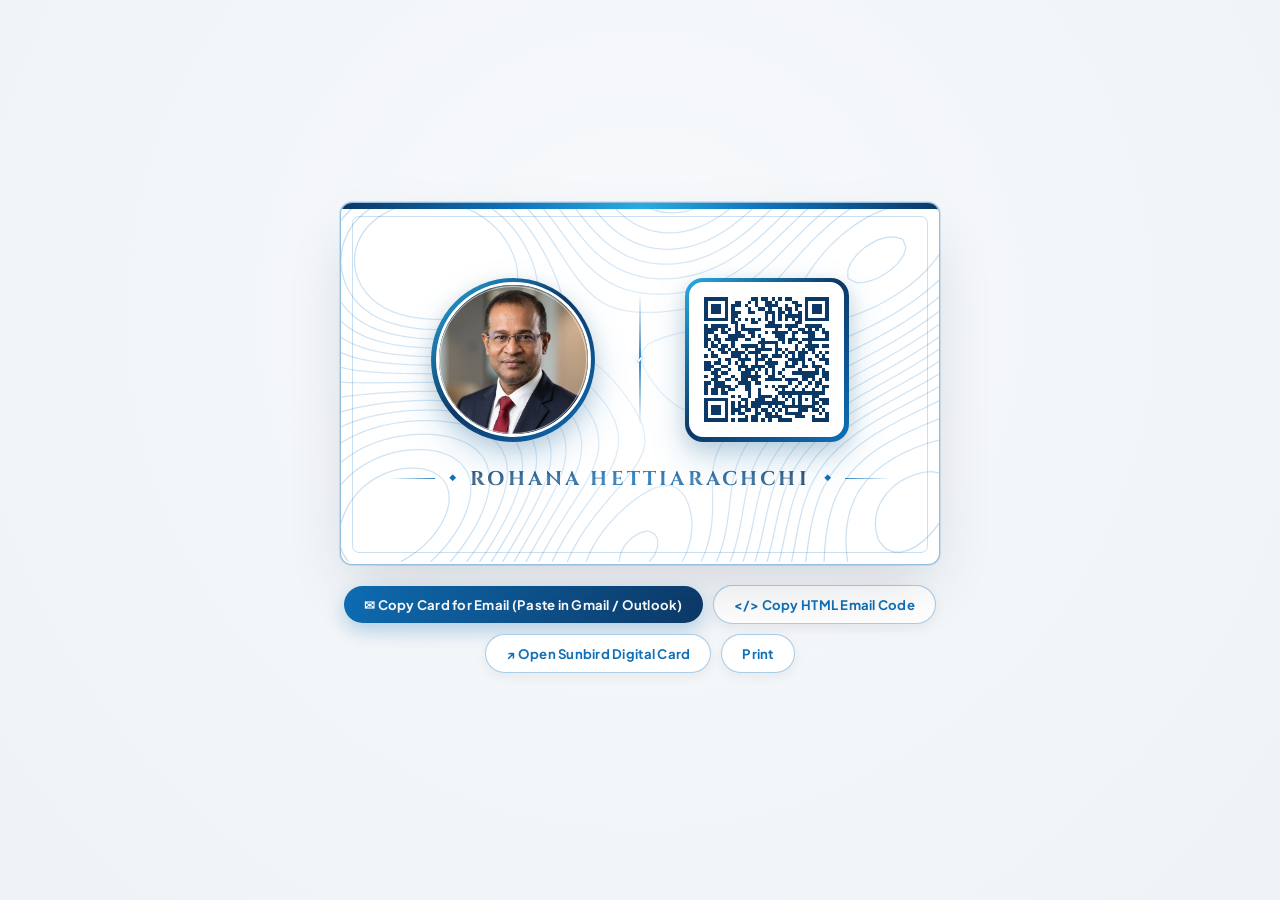
<file: sunbird-qr-card.html>
<!DOCTYPE html>
<html lang="en">
<head>
  <meta charset="UTF-8" />
  <meta name="viewport" content="width=device-width, initial-scale=1.0" />
  <title>Rohana Hettiarachchi — Sunbird Lanka Tours QR Business Card</title>
  <link rel="preconnect" href="https://fonts.googleapis.com" />
  <link rel="preconnect" href="https://fonts.gstatic.com" crossorigin />
  <link href="https://fonts.googleapis.com/css2?family=Cinzel:wght@600;700&family=Plus+Jakarta+Sans:wght@500;600;700;800&display=swap" rel="stylesheet" />
  <style>
    *, *::before, *::after {
      box-sizing: border-box;
      margin: 0;
      padding: 0;
    }

    body {
      min-height: 100vh;
      min-height: 100dvh;
      background: radial-gradient(circle at 50% 35%, #f8fafc 0%, #eef2f6 100%);
      display: flex;
      flex-direction: column;
      align-items: center;
      justify-content: center;
      gap: 20px;
      padding: 18px;
      font-family: 'Plus Jakarta Sans', -apple-system, BlinkMacSystemFont, 'Segoe UI', Roboto, sans-serif;
      color: #0f172a;
    }

    /* Executive White & Red Topographic Business Card (1.65 : 1) */
    .topo-qr-card {
      position: relative;
      width: min(100%, 600px);
      aspect-ratio: 1.65 / 1;
      background-color: #ffffff;
      border-radius: 12px;
      overflow: hidden;
      border: 1.5px solid rgba(15, 112, 184, 0.45);
      box-shadow:
        0 28px 60px -12px rgba(15, 23, 42, 0.16),
        0 0 0 1px rgba(15, 112, 184, 0.14);
      display: flex;
      flex-direction: column;
      align-items: center;
      justify-content: center;
      padding: 28px 36px 22px;
    }

    /* Top Sunbird Blue Crown Bar */
    .topo-qr-card::before {
      content: "";
      position: absolute;
      top: 0;
      left: 0;
      right: 0;
      height: 6px;
      background: linear-gradient(90deg, #0C3866 0%, #0F70B8 28%, #29ABE1 50%, #0F70B8 72%, #0C3866 100%);
      z-index: 4;
    }

    /* Subtle Architectural Inner Red Hairline Frame */
    .topo-qr-card::after {
      content: "";
      position: absolute;
      inset: 13px 11px 11px 11px;
      border: 1px solid rgba(15, 112, 184, 0.22);
      border-radius: 7px;
      pointer-events: none;
      z-index: 3;
    }

    /* Continuous Unbroken Sunbird Blue Topographic Contour Map Background on White */
    .topo-bg-svg {
      position: absolute;
      inset: 0;
      width: 100%;
      height: 100%;
      object-fit: cover;
      pointer-events: none;
      z-index: 1;
    }

    /* Soft Radial White Vignette Behind Foreground Elements (No Box Cutoff) */
    .ambient-vignette {
      position: absolute;
      inset: 0;
      background:
        radial-gradient(ellipse 76% 68% at 50% 48%, rgba(255, 255, 255, 0.62) 0%, rgba(255, 255, 255, 0.22) 65%, transparent 100%);
      pointer-events: none;
      z-index: 2;
    }

    /* Foreground Content Floating Seamlessly Over Continuous Pattern */
    .card-content {
      position: relative;
      z-index: 5;
      display: flex;
      flex-direction: column;
      align-items: center;
      justify-content: center;
      gap: 20px;
      width: 100%;
    }

    .main-elements-row {
      display: flex;
      align-items: center;
      justify-content: center;
      gap: 44px;
    }

    /* Circular Profile Picture in Double Sunbird Blue Bezel */
    .profile-red-wrap {
      position: relative;
      width: 164px;
      height: 164px;
      border-radius: 50%;
      padding: 4.5px;
      background: linear-gradient(135deg, #29ABE1 0%, #0C3866 48%, #0F70B8 100%);
      box-shadow:
        0 16px 36px rgba(15, 112, 184, 0.22),
        0 6px 18px rgba(15, 23, 42, 0.12);
      flex-shrink: 0;
    }

    .profile-red-wrap::after {
      content: "";
      position: absolute;
      inset: 8px;
      border-radius: 50%;
      border: 1px solid rgba(255, 255, 255, 0.55);
      pointer-events: none;
    }

    .profile-red-wrap img {
      width: 100%;
      height: 100%;
      border-radius: 50%;
      object-fit: cover;
      object-position: center 16%;
      border: 3.5px solid #ffffff;
      display: block;
    }

    /* Refined Center Red Divider with Diamond Emblem */
    .center-divider {
      position: relative;
      width: 1.5px;
      height: 132px;
      background: linear-gradient(180deg, transparent 0%, rgba(15, 112, 184, 0.85) 50%, transparent 100%);
      display: flex;
      align-items: center;
      justify-content: center;
      flex-shrink: 0;
    }

    .center-divider::after {
      content: "";
      width: 7px;
      height: 7px;
      background: #0F70B8;
      transform: rotate(45deg);
      box-shadow: 0 0 8px rgba(15, 112, 184, 0.45);
      border: 1px solid #ffffff;
    }

    /* Clickable QR Code Frame Opening Sunbird Digital Card */
    .qr-red-link {
      position: relative;
      width: 164px;
      height: 164px;
      border-radius: 18px;
      padding: 4.5px;
      background: linear-gradient(135deg, #29ABE1 0%, #0C3866 48%, #0F70B8 100%);
      box-shadow:
        0 16px 36px rgba(15, 112, 184, 0.22),
        0 6px 18px rgba(15, 23, 42, 0.12);
      display: flex;
      align-items: center;
      justify-content: center;
      flex-shrink: 0;
      text-decoration: none;
      cursor: pointer;
      transition: transform 0.24s cubic-bezier(0.22, 1, 0.36, 1), box-shadow 0.24s ease;
    }

    .qr-red-link:hover {
      transform: translateY(-3px) scale(1.025);
      box-shadow:
        0 22px 44px rgba(15, 112, 184, 0.32),
        0 8px 22px rgba(15, 23, 42, 0.15);
    }

    .qr-inner-box {
      width: 100%;
      height: 100%;
      background: #ffffff;
      border-radius: 14px;
      border: 3px solid #ffffff;
      padding: 9px;
      display: flex;
      align-items: center;
      justify-content: center;
    }

    .qr-inner-box svg {
      width: 100%;
      height: 100%;
      display: block;
    }

    /* Architectural Businessman Name Lockup in Sunbird Blue */
    .name-lockup {
      display: flex;
      align-items: center;
      justify-content: center;
      gap: 14px;
      width: 100%;
      padding: 4px 12px;
      text-decoration: none;
    }

    .name-rule {
      height: 1.5px;
      width: 48px;
      background: linear-gradient(90deg, transparent, #0F70B8);
      opacity: 0.85;
    }

    .name-rule.right {
      background: linear-gradient(90deg, #0F70B8, transparent);
    }

    .name-diamond {
      color: #0F70B8;
      font-size: 0.55rem;
      line-height: 1;
    }

    .businessman-name {
      font-family: 'Cinzel', 'Plus Jakarta Sans', Georgia, serif;
      font-size: 1.24rem;
      font-weight: 700;
      letter-spacing: 0.16em;
      text-transform: uppercase;
      background: linear-gradient(90deg, #0C3866 0%, #0F70B8 50%, #0C3866 100%);
      -webkit-background-clip: text;
      -webkit-text-fill-color: transparent;
      color: #0F70B8;
      text-shadow: 0 2px 12px rgba(255, 255, 255, 0.95);
      white-space: nowrap;
    }

    /* Action Bar for Email Copy & Printing */
    .actions-wrapper {
      display: flex;
      flex-direction: column;
      align-items: center;
      gap: 10px;
      width: min(100%, 600px);
    }

    .actions-bar {
      display: flex;
      flex-wrap: wrap;
      align-items: center;
      justify-content: center;
      gap: 10px;
    }

    .action-btn {
      background: linear-gradient(135deg, #0F70B8 0%, #0C3866 100%);
      color: #ffffff;
      border: none;
      padding: 10px 20px;
      border-radius: 999px;
      font-family: inherit;
      font-weight: 700;
      font-size: 0.82rem;
      letter-spacing: 0.02em;
      cursor: pointer;
      text-decoration: none;
      display: inline-flex;
      align-items: center;
      gap: 7px;
      box-shadow: 0 8px 20px rgba(15, 112, 184, 0.28);
      transition: transform 0.18s ease, box-shadow 0.18s ease, filter 0.18s ease;
    }

    .action-btn:hover {
      transform: translateY(-1.5px);
      filter: brightness(1.06);
      box-shadow: 0 12px 24px rgba(15, 112, 184, 0.36);
    }

    .action-btn.secondary {
      background: #ffffff;
      color: #0F70B8;
      border: 1px solid rgba(15, 112, 184, 0.35);
      box-shadow: 0 4px 12px rgba(15, 23, 42, 0.06);
    }

    .copy-status {
      font-size: 0.78rem;
      color: #15803d;
      font-weight: 700;
      min-height: 1.2em;
      text-align: center;
      opacity: 0;
      transition: opacity 0.2s ease;
    }

    .copy-status.visible {
      opacity: 1;
    }

    #emailClipboardSource {
      position: fixed;
      left: -9999px;
      top: 0;
      opacity: 0;
      pointer-events: none;
    }

    @media (max-width: 520px) {
      .topo-qr-card {
        padding: 18px 20px 14px;
      }
      .main-elements-row {
        gap: 22px;
      }
      .profile-red-wrap,
      .qr-red-link {
        width: 116px;
        height: 116px;
      }
      .center-divider {
        height: 88px;
      }
      .businessman-name {
        font-size: 0.88rem;
        letter-spacing: 0.11em;
      }
      .name-rule {
        width: 24px;
      }
    }

    @media print {
      body {
        background: #ffffff;
        padding: 0;
      }
      .actions-wrapper,
      #emailClipboardSource {
        display: none !important;
      }
      .topo-qr-card {
        width: 3.5in;
        height: 2in;
        box-shadow: none;
        -webkit-print-color-adjust: exact;
        print-color-adjust: exact;
      }
    }
  </style>
</head>
<body>

  <!-- White & Red Topographic Sunbird Executive QR Card -->
  <div class="topo-qr-card" id="topoQrCard">
    <!-- Continuous Full-Canvas Sunbird Blue Topographic Contour Map on White Background -->
    <svg class="topo-bg-svg" viewBox="0 0 800 485" fill="none" xmlns="http://www.w3.org/2000/svg" preserveAspectRatio="xMidYMid slice">
      <path d="M10,404.9L7.2,410M7.2,410L2.9,420M2.9,420L0,429.4M2.8,470L0,462.4M2.8,470L9.5,480M20,390.6L13,400M13,400L10,404.9M30,380.4L20.5,390M20.5,390L20,390.6M40,372.7L30.4,380M30.4,380L30,380.4M50,366.7L44.2,370M44.2,370L40,372.7M60,362L50,366.7M70,358.6L65.7,360M65.7,360L60,362M80,356.4L70,358.6M90,355.2L80,356.4M90,474.6L80.6,480M100,355.2L90,355.2M100,467.8L96.9,470M96.9,470L90,474.6M110,356.4L100,355.2M110,459.7L109.7,460M109.7,460L100,467.8M120,359.2L110,356.4M120,449.7L119.7,450M119.7,450L110,459.7M121.8,360L120,359.2M121.8,360L130,364.9M130,436.7L127.7,440M127.7,440L120,449.7M135.8,370L130,364.9M135.8,370L140,376M140,418.1L139.3,420M139.3,420L134.2,430M134.2,430L130,436.7M142.1,380L140,376M142.1,380L144.5,390M144.5,390L144.6,400M144.6,400L142.7,410M142.7,410L140,418.1M720,405.4L718.1,410M718.1,410L715.6,420M715.6,420L714.8,430M714.8,430L715.7,440M715.7,440L718.6,450M718.6,450L720,452.8M730,389L729.2,390M729.2,390L722.6,400M722.6,400L720,405.4M725.7,460L720,452.8M725.7,460L730,463.8M740,379L738.9,380M738.9,380L730,389M740,467.6L730,463.8M750,372L740,379M750,467.5L740,467.6M760,366.9L753.6,370M753.6,370L750,372M760,464.6L750,467.5M770,363.2L760,366.9M770,459.4L768.9,460M768.9,460L760,464.6M780,360.8L770,363.2M780,451.8L770,459.4M790,360L780,360.8M790,442L781.9,450M781.9,450L780,451.8M800,361.7L790,360M800,429.3L799.5,430M799.5,430L791.7,440M791.7,440L790,442M10,366.8L6.6,370M6.6,370L0,377.1M20,358.3L17.9,360M17.9,360L10,366.8M30,351.4L20,358.3M40,345.8L32.4,350M32.4,350L30,351.4M50,341.2L40,345.8M60,337.5L53,340M53,340L50,341.2M70,334.6L60,337.5M80,332.5L70,334.6M90,331.1L80,332.5M100,330.4L90,331.1M110,330.5L100,330.4M120,331.4L110,330.5M130,333.3L120,331.4M130,470.6L120.4,480M140,336.4L130,333.3M140,459.5L139.6,460M139.6,460L130.6,470M130.6,470L130,470.6M148.1,340L140,336.4M148.1,340L150,341.1M150,446.3L147.4,450M147.4,450L140,459.5M160,348.6L150,341.1M160,430.2L154.2,440M154.2,440L150,446.3M161.4,350L160,348.6M161.4,350L168.6,360M168.6,360L170,363.4M170,406.2L168.9,410M168.9,410L164.9,420M164.9,420L160.1,430M160.1,430L160,430.2M172.3,370L170,363.4M172.3,370L173.7,380M173.7,380L173.4,390M173.4,390L171.7,400M171.7,400L170,406.2M680,416.3L679,420M679,420L677.2,430M677.2,430L676.1,440M676.1,440L675.6,450M675.6,450L675.7,460M675.7,460L676.5,470M676.5,470L677.8,480M690,390.6L685.6,400M685.6,400L681.8,410M681.8,410L680,416.3M700,375.6L696.7,380M696.7,380L690.3,390M690.3,390L690,390.6M710,364.4L704.6,370M704.6,370L700,375.6M720,355.4L714.6,360M714.6,360L710,364.4M730,348L727.1,350M727.1,350L720,355.4M740,341.6L730,348M750,336.3L742.9,340M742.9,340L740,341.6M760,331.5L750,336.3M770,327.4L763.5,330M763.5,330L760,331.5M780,323.7L770,327.4M790,320.5L780,323.7M800,317.8L791.7,320M791.7,320L790,320.5M10,339.7L9.6,340M9.6,340L0,347.5M20,333.3L10,339.7M30,327.9L26,330M26,330L20,333.3M40,323.4L30,327.9M50,319.7L49.1,320M49.1,320L40,323.4M60,316.7L50,319.7M70,314.2L60,316.7M80,312.4L70,314.2M90,311L80,312.4M100,310.2L90,311M110,309.9L105.8,310M105.8,310L100,310.2M114.8,310L110,309.9M114.8,310L120,310.1M130,311L120,310.1M140,312.6L130,311M150,315L140,312.6M150,476L146.5,480M160,318.3L150,315M160,463.5L154.9,470M154.9,470L150,476M164.1,320L160,318.3M164.1,320L170,323M170,449.4L169.6,450M169.6,450L162.6,460M162.6,460L160,463.5M180,329.7L170,323M180,432.7L175.8,440M175.8,440L170,449.4M180.4,330L180,329.7M180.4,330L189.7,340M189.7,340L190,340.5M190,411.7L186.4,420M186.4,420L181.5,430M181.5,430L180,432.7M195,350L190,340.5M195,350L197.9,360M197.9,360L199,370M199,370L198.5,380M198.5,380L196.8,390M196.8,390L194.2,400M194.2,400L190.7,410M190.7,410L190,411.7M650,438.1L649.7,440M649.7,440L648.5,450M648.5,450L647.5,460M647.5,460L646.8,470M646.8,470L646.3,480M660,399L659.6,400M659.6,400L656.3,410M656.3,410L653.6,420M653.6,420L651.4,430M651.4,430L650,438.1M670,378.5L669.1,380M669.1,380L663.9,390M663.9,390L660,399M680,364.2L675.6,370M675.6,370L670,378.5M690,352.8L683.4,360M683.4,360L680,364.2M700,343.5L692.8,350M692.8,350L690,352.8M710,335.5L704.1,340M704.1,340L700,343.5M720,328.4L717.7,330M717.7,330L710,335.5M730,322.2L720,328.4M740,316.6L733.8,320M733.8,320L730,322.2M750,311.3L740,316.6M760,306.5L752.7,310M752.7,310L750,311.3M770,301.9L760,306.5M780,297.6L774.5,300M774.5,300L770,301.9M790,293.5L780,297.6M800,289.3L798.4,290M798.4,290L790,293.5M10,315.6L2.4,320M2.4,320L0,321.5M20,310.6L10,315.6M30,306.4L21.3,310M21.3,310L20,310.6M40,302.9L30,306.4M50,299.9L49.8,300M49.8,300L40,302.9M60,297.6L50,299.9M70,295.6L60,297.6M80,294.1L70,295.6M90,292.9L80,294.1M100,292.2L90,292.9M110,291.8L100,292.2M120,291.8L110,291.8M130,292.2L120,291.8M140,293.1L130,292.2M150,294.5L140,293.1M160,296.4L150,294.5M170,299L160,296.4M170,478.1L168.5,480M173,300L170,299M173,300L180,302.6M180,464.2L175.9,470M175.9,470L170,478.1M190,307.4L180,302.6M190,449L189.4,450M189.4,450L182.9,460M182.9,460L180,464.2M194.5,310L190,307.4M194.5,310L200,313.9M200,431.7L195.4,440M195.4,440L190,449M207,320L200,313.9M207,320L210,323.5M210,411.3L206,420M206,420L201,430M201,430L200,431.7M214.8,330L210,323.5M214.8,330L219.5,340M219.5,340L220,341.7M220,382L217.9,390M217.9,390L214.6,400M214.6,400L210.6,410M210.6,410L210,411.3M222,350L220,341.7M222,350L222.8,360M222.8,360L222.2,370M222.2,370L220.5,380M220.5,380L220,382M630,427.9L629.5,430M629.5,430L627.7,440M627.7,440L626,450M626,450L624.4,460M624.4,460L623,470M623,470L621.5,480M640,393.7L637.6,400M637.6,400L634.5,410M634.5,410L631.8,420M631.8,420L630,427.9M650,372.8L646.1,380M646.1,380L641.4,390M641.4,390L640,393.7M660,357.7L658.3,360M658.3,360L651.6,370M651.6,370L650,372.8M670,345.8L666.2,350M666.2,350L660,357.7M680,335.9L675.6,340M675.6,340L670,345.8M690,327.2L686.6,330M686.6,330L680,335.9M700,319.6L699.4,320M699.4,320L690,327.2M710,312.8L700,319.6M720,306.5L714.3,310M714.3,310L710,312.8M730,300.7L720,306.5M740,295.2L731.2,300M731.2,300L730,300.7M750,289.9L749.9,290M749.9,290L740,295.2M760,284.9L750,289.9M770,279.9L769.9,280M769.9,280L760,284.9M780,275.1L770,279.9M790,270.1L780,275.1M800,265.2L790.3,270M790.3,270L790,270.1M10,295.7L0.4,300M0.4,300L0,300.2M20,292L10,295.7M30,288.8L26.1,290M26.1,290L20,292M40,286.2L30,288.8M50,284L40,286.2M60,282.1L50,284M70,280.6L60,282.1M80,279.4L75.2,280M75.2,280L70,280.6M90,278.5L80,279.4M100,277.9L90,278.5M110,277.6L100,277.9M120,277.5L110,277.6M130,277.7L120,277.5M140,278.3L130,277.7M150,279.2L140,278.3M156.4,280L150,279.2M156.4,280L160,280.5M170,282.4L160,280.5M180,284.8L170,282.4M190,287.9L180,284.8M190,473.8L185.7,480M195.7,290L190,287.9M195.7,290L200,291.8M200,458.6L199.1,460M199.1,460L192.6,470M192.6,470L190,473.8M210,297.1L200,291.8M210,442L205.3,450M205.3,450L200,458.6M214.7,300L210,297.1M214.7,300L220,304.1M220,423.7L216.7,430M216.7,430L211.2,440M211.2,440L210,442M226.6,310L220,304.1M226.6,310L230,314.1M230,402.6L226.8,410M226.8,410L221.9,420M221.9,420L220,423.7M234.3,320L230,314.1M234.3,320L239.2,330M239.2,330L240,332.9M240,373L238.3,380M238.3,380L235,390M235,390L231.1,400M231.1,400L230,402.6M241.8,340L240,332.9M241.8,340L242.8,350M242.8,350L242.3,360M242.3,360L240.8,370M240.8,370L240,373M610,442.4L608.6,450M608.6,450L606.7,460M606.7,460L604.8,470M604.8,470L602.9,480M620,401L617.3,410M617.3,410L614.8,420M614.8,420L612.5,430M612.5,430L610.5,440M610.5,440L610,442.4M630,376L628.1,380M628.1,380L623.9,390M623.9,390L620.3,400M620.3,400L620,401M640,358.5L639,360M639,360L633.1,370M633.1,370L630,376M650,345.1L646.1,350M646.1,350L640,358.5M660,334L654.4,340M654.4,340L650,345.1M670,324.6L664,330M664,330L660,334M680,316.2L675.3,320M675.3,320L670,324.6M690,308.7L688.2,310M688.2,310L680,316.2M700,301.9L690,308.7M710,295.5L702.9,300M702.9,300L700,301.9M720,289.5L719.2,290M719.2,290L710,295.5M730,283.9L720,289.5M740,278.4L737,280M737,280L730,283.9M750,273.1L740,278.4M760,267.8L755.8,270M755.8,270L750,273.1M770,262.5L760,267.8M780,257.2L774.8,260M774.8,260L770,262.5M790,251.8L780,257.2M800,246.3L793.4,250M793.4,250L790,251.8M10,277.3L0.7,280M0.7,280L0,280.2M20,274.8L10,277.3M30,272.7L20,274.8M40,270.9L30,272.7M50,269.4L45.7,270M45.7,270L40,270.9M60,268.1L50,269.4M70,267.1L60,268.1M80,266.2L70,267.1M90,265.6L80,266.2M100,265.1L90,265.6M110,264.8L100,265.1M120,264.8L110,264.8M130,264.9L120,264.8M140,265.3L130,264.9M150,266L140,265.3M160,266.9L150,266M170,268.2L160,266.9M180,269.9L170,268.2M180.4,270L180,269.9M180.4,270L190,272.2M200,275L190,272.2M210,278.5L200,275M210,466.3L207.7,470M207.7,470L201.3,480M213.6,280L210,278.5M213.6,280L220,283.1M220,449.9L219.9,450M219.9,450L213.9,460M213.9,460L210,466.3M230,288.8L220,283.1M230,432.4L225.8,440M225.8,440L220,449.9M231.9,290L230,288.8M231.9,290L240,296.5M240,413.5L236.7,420M236.7,420L231.4,430M231.4,430L230,432.4M243.8,300L240,296.5M243.8,300L250,307.5M250,391.9L246.5,400M246.5,400L241.8,410M241.8,410L240,413.5M251.9,310L250,307.5M251.9,310L257.2,320M257.2,320L260,329M260,360.6L257.8,370M257.8,370L254.6,380M254.6,380L250.8,390M250.8,390L250,391.9M260.3,330L260,329M260.3,330L261.6,340M261.6,340L261.5,350M261.5,350L260.1,360M260.1,360L260,360.6M399.9,0L400,0.1M410,6.1L400,0.1M418.8,10L410,6.1M418.8,10L420,10.4M430,12.8L420,10.4M440,13.9L430,12.8M450,13.5L440,13.9M460,12L450,13.5M470,9.1L467.2,10M467.2,10L460,12M480,4.8L470,9.1M489.1,0L480,4.8M590,463.7L588.6,470M588.6,470L586.3,480M600,417.4L599.4,420M599.4,420L597.1,430M597.1,430L595,440M595,440L592.9,450M592.9,450L590.8,460M590.8,460L590,463.7M610,384.5L607.9,390M607.9,390L604.6,400M604.6,400L601.8,410M601.8,410L600,417.4M620,363L616.3,370M616.3,370L611.7,380M611.7,380L610,384.5M630,347.3L628,350M628,350L621.7,360M621.7,360L620,363M640,334.8L635.5,340M635.5,340L630,347.3M650,324.2L644.3,330M644.3,330L640,334.8M660,315L654.4,320M654.4,320L650,324.2M670,306.8L666,310M666,310L660,315M680,299.4L679.1,300M679.1,300L670,306.8M690,292.5L680,299.4M700,286.1L693.9,290M693.9,290L690,292.5M710,280.1L700,286.1M720,274.3L710.1,280M710.1,280L710,280.1M730,268.6L727.6,270M727.6,270L720,274.3M740,263.1L730,268.6M750,257.6L745.7,260M745.7,260L740,263.1M760,252.2L750,257.6M770,246.6L764,250M764,250L760,252.2M780,241L770,246.6M790,235.2L781.8,240M781.8,240L780,241M800,229.3L798.8,230M798.8,230L790,235.2M10,258.9L1.7,260M1.7,260L0,260.2M20,257.8L10,258.9M30,256.8L20,257.8M40,255.9L30,256.8M50,255.1L40,255.9M60,254.5L50,255.1M70,253.9L60,254.5M80,253.4L70,253.9M90,253L80,253.4M100,252.7L90,253M110,252.6L100,252.7M120,252.6L110,252.6M130,252.7L120,252.6M140,253L130,252.7M150,253.4L140,253M160,254.1L150,253.4M170,255.1L160,254.1M180,256.3L170,255.1M190,258L180,256.3M200,260L190,258M200.1,260L200,260M200.1,260L210,262.6M220,265.8L210,262.6M220,474.4L216.6,480M230,269.7L220,265.8M230,457.7L228.6,460M228.6,460L222.7,470M222.7,470L220,474.4M230.6,270L230,269.7M230.6,270L240,274.8M240,440.5L234.5,450M234.5,450L230,457.7M248.6,280L240,274.8M248.6,280L250,281M250,422.7L246,430M246,430L240.3,440M240.3,440L240,440.5M260,289.3L250,281M260,403.8L256.9,410M256.9,410L251.5,420M251.5,420L250,422.7M260.8,290L260,289.3M260.8,290L269.3,300M269.3,300L270,301.1M270,382.4L266.7,390M266.7,390L262,400M262,400L260,403.8M275.1,310L270,301.1M275.1,310L278.8,320M278.8,320L280,326.3M280,349.7L280,350M280,350L277.9,360M277.9,360L274.8,370M274.8,370L271.1,380M271.1,380L270,382.4M280.7,330L280,326.3M280.7,330L281,340M281,340L280,349.7M359.9,0L360,0.1M369,10L360,0.1M369,10L370,11M380,19.8L370,11M380.2,20L380,19.8M380.2,20L390,26.7M395.9,30L390,26.7M395.9,30L400,32.1M410,36L400,32.1M420,38.7L410,36M427.9,40L420,38.7M427.9,40L430,40.3M440,40.7L430,40.3M450,40.2L440,40.7M460,38.6L451.2,40M451.2,40L450,40.2M470,36L460,38.6M480,32.5L470,36M490,28L485.7,30M485.7,30L480,32.5M500,22.4L490,28M510,15.9L503.9,20M503.9,20L500,22.4M520,8.3L517.9,10M517.9,10L510,15.9M529.9,0L520,8.3M580,439L579.8,440M579.8,440L577.6,450M577.6,450L575.3,460M575.3,460L572.8,470M572.8,470L570.1,480M590,397L589.1,400M589.1,400L586.5,410M586.5,410L584.1,420M584.1,420L581.9,430M581.9,430L580,439M600,369.4L599.7,370M599.7,370L595.6,380M595.6,380L592.1,390M592.1,390L590,397M610,350.6L604.6,360M604.6,360L600,369.4M620,336.3L617.1,340M617.1,340L610.4,350M610.4,350L610,350.6M630,324.5L625.1,330M625.1,330L620,336.3M640,314.4L634.2,320M634.2,320L630,324.5M650,305.5L644.8,310M644.8,310L640,314.4M660,297.5L656.7,300M656.7,300L650,305.5M670,290.1L660,297.5M680,283.3L670.2,290M670.2,290L670,290.1M690,276.9L685.2,280M685.2,280L680,283.3M700,270.8L690,276.9M710,265L701.4,270M701.4,270L700,270.8M720,259.3L718.7,260M718.7,260L710,265M730,253.6L720,259.3M740,248L736.5,250M736.5,250L730,253.6M750,242.5L740,248M760,236.8L754.4,240M754.4,240L750,242.5M770,231L760,236.8M780,225.1L771.7,230M771.7,230L770,231M790,219L788.4,220M788.4,220L780,225.1M800,212.7L790,219M10,240.8L0,240.3M20,241L10,240.8M30,241.1L20,241M40,241.1L30,241.1M50,241.1L40,241.1M60,241L50,241.1M70,240.9L60,241M80,240.8L70,240.9M90,240.8L80,240.8M100,240.7L90,240.8M110,240.7L100,240.7M120,240.7L110,240.7M130,240.8L120,240.7M140,241L130,240.8M150,241.4L140,241M160,241.9L150,241.4M170,242.5L160,241.9M180,243.4L170,242.5M190,244.6L180,243.4M200,246.1L190,244.6M210,248L200,246.1M218.9,250L210,248M218.9,250L220,250.3M230,253.2L220,250.3M240,256.8L230,253.2M240,466.2L237.8,470M237.8,470L232,480M247.6,260L240,256.8M247.6,260L250,261.1M250,448.8L249.3,450M249.3,450L243.6,460M243.6,460L240,466.2M260,266.6L250,261.1M260,431.6L255.2,440M255.2,440L250,448.8M265.3,270L260,266.6M265.3,270L270,273.5M270,414L266.7,420M266.7,420L260.9,430M260.9,430L260,431.6M277.8,280L270,273.5M277.8,280L280,282.3M280,395.7L277.8,400M277.8,400L272.3,410M272.3,410L270,414M286.8,290L280,282.3M286.8,290L290,294.8M290,375L287.9,380M287.9,380L283,390M283,390L280,395.7M293.2,300L290,294.8M293.2,300L297.6,310M297.6,310L300,319.7M300,342.5L298.7,350M298.7,350L295.9,360M295.9,360L292.2,370M292.2,370L290,375M300.1,320L300,319.7M300.1,320L301,330M301,330L300.5,340M300.5,340L300,342.5M331.8,0L339.6,10M339.6,10L340,10.5M348.2,20L340,10.5M348.2,20L350,21.9M358,30L350,21.9M358,30L360,31.8M369.8,40L360,31.8M369.8,40L370,40.1M380,46.8L370,40.1M385.7,50L380,46.8M385.7,50L390,52.2M400,56.3L390,52.2M410,59.3L400,56.3M413.2,60L410,59.3M413.2,60L420,61.3M430,62.3L420,61.3M440,62.5L430,62.3M450,61.8L440,62.5M460,60.3L450,61.8M470,58L461.5,60M461.5,60L460,60.3M480,54.8L470,58M490,50.8L480,54.8M500,45.8L491.6,50M491.6,50L490,50.8M510,40.1L500,45.8M520,33.3L510.1,40M510.1,40L510,40.1M530,25.8L524.5,30M524.5,30L520,33.3M540,17.5L537.1,20M537.1,20L530,25.8M550,8.5L548.4,10M548.4,10L540,17.5M559,0L550,8.5M560,459.3L559.8,460M559.8,460L557.1,470M557.1,470L554.1,480M570,414.7L568.8,420M568.8,420L566.7,430M566.7,430L564.5,440M564.5,440L562.3,450M562.3,450L560,459.3M580,377.8L579.2,380M579.2,380L576.1,390M576.1,390L573.4,400M573.4,400L571,410M571,410L570,414.7M590,354.6L587.2,360M587.2,360L582.9,370M582.9,370L580,377.8M600,338L598.6,340M598.6,340L592.4,350M592.4,350L590,354.6M610,324.9L605.8,330M605.8,330L600,338M620,313.8L614.2,320M614.2,320L610,324.9M630,304.2L623.8,310M623.8,310L620,313.8M640,295.7L634.8,300M634.8,300L630,304.2M650,287.9L647.2,290M647.2,290L640,295.7M660,280.7L650,287.9M670,273.9L661,280M661,280L660,280.7M680,267.6L676.1,270M676.1,270L670,273.9M690,261.5L680,267.6M700,255.6L692.5,260M692.5,260L690,261.5M710,249.9L709.8,250M709.8,250L700,255.6M720,244.2L710,249.9M730,238.6L727.5,240M727.5,240L720,244.2M740,233L730,238.6M750,227.2L745.2,230M745.2,230L740,233M760,221.4L750,227.2M770,215.4L762.4,220M762.4,220L760,221.4M780,209.3L778.8,210M778.8,210L770,215.4M790,202.9L780,209.3M800,196.4L794.5,200M794.5,200L790,202.9M10,222.7L0,220.6M20,224.4L10,222.7M30,225.6L20,224.4M40,226.6L30,225.6M50,227.3L40,226.6M60,227.8L50,227.3M70,228.2L60,227.8M80,228.5L70,228.2M90,228.7L80,228.5M100,228.9L90,228.7M110,229L100,228.9M120,229.1L110,229M130,229.2L120,229.1M140,229.4L130,229.2M150,229.6L140,229.4M160,229.9L150,229.6M161.8,230L160,229.9M161.8,230L170,230.4M180,230.9L170,230.4M190,231.7L180,230.9M200,232.7L190,231.7M210,234L200,232.7M220,235.7L210,234M230,237.7L220,235.7M238.9,240L230,237.7M238.9,240L240,240.3M250,243.5L240,240.3M250,476.1L247.9,480M260,247.4L250,243.5M260,458.1L258.9,460M258.9,460L253.3,470M253.3,470L250,476.1M265.7,250L260,247.4M265.7,250L270,252.2M270,440.8L264.7,450M264.7,450L260,458.1M280,258L270,252.2M280,424L276.4,430M276.4,430L270.5,440M270.5,440L270,440.8M282.9,260L280,258M282.9,260L290,265.4M290,407.2L288.4,410M288.4,410L282.4,420M282.4,420L280,424M295.4,270L290,265.4M295.4,270L300,274.7M300,390L294.3,400M294.3,400L290,407.2M307.7,0L310,3M304.8,280L300,274.7M304.8,280L310,287.3M310,370.8L305.5,380M305.5,380L300,390M300,390L300,390M315.4,10L310,3M315.4,10L320,16M311.8,290L310,287.3M311.8,290L316.9,300M316.9,300L320,309.5M320,342.7L318.3,350M318.3,350L314.8,360M314.8,360L310.4,370M310.4,370L310,370.8M323.2,20L320,16M323.2,20L330,28.4M320.2,310L320,309.5M320.2,310L321.8,320M321.8,320L321.9,330M321.9,330L320.7,340M320.7,340L320,342.7M331.4,30L330,28.4M331.4,30L340,39.6M340.4,40L340,39.6M340.4,40L350,49.4M350.7,50L350,49.4M350.7,50L360,57.7M363.2,60L360,57.7M363.2,60L370,64.6M379.7,70L370,64.6M379.7,70L380,70.2M390,74.5L380,70.2M400,77.9L390,74.5M409,80L400,77.9M409,80L410,80.2M420,81.7L410,80.2M430,82.4L420,81.7M440,82.4L430,82.4M450,81.6L440,82.4M460,80.2L450,81.6M470,78L460.8,80M460.8,80L460,80.2M480,75L470,78M490,71.3L480,75M500,66.8L493,70M493,70L490,71.3M510,61.5L500,66.8M520,55.4L512.6,60M512.6,60L510,61.5M530,48.5L527.9,50M527.9,50L520,55.4M540,40.8L530,48.5M540,473.5L537.8,480M550,32.4L541,40M541,40L540,40.8M550,434.9L548.9,440M548.9,440L546.6,450M546.6,450L544,460M544,460L541.1,470M541.1,470L540,473.5M560,23.5L552.7,30M552.7,30L550,32.4M560,388L559.5,390M559.5,390L557.1,400M557.1,400L555,410M555,410L553,420M553,420L551,430M551,430L550,434.9M570,14.1L563.7,20M563.7,20L560,23.5M570,358.2L569.2,360M569.2,360L565.3,370M565.3,370L562.1,380M562.1,380L560,388M580,4.4L574.3,10M574.3,10L570,14.1M580,338.9L579.3,340M579.3,340L573.7,350M573.7,350L570,358.2M584.6,0L580,4.4M590,324.4L585.8,330M585.8,330L580,338.9M600,312.5L593.4,320M593.4,320L590,324.4M610,302.3L602.3,310M602.3,310L600,312.5M620,293.2L612.4,300M612.4,300L610,302.3M630,285.1L623.8,290M623.8,290L620,293.2M640,277.5L636.6,280M636.6,280L630,285.1M650,270.5L640,277.5M660,263.9L650.8,270M650.8,270L650,270.5M670,257.7L666.3,260M666.3,260L660,263.9M680,251.7L670,257.7M690,245.9L682.9,250M682.9,250L680,251.7M700,240.2L690,245.9M710,234.6L700.4,240M700.4,240L700,240.2M720,229L718.2,230M718.2,230L710,234.6M730,223.4L720,229M740,217.7L735.9,220M735.9,220L730,223.4M750,211.8L740,217.7M760,205.9L753.1,210M753.1,210L750,211.8M770,199.7L769.5,200M769.5,200L760,205.9M780,193.3L770,199.7M790,186.8L785.1,190M785.1,190L780,193.3M800,180L800,180M800,180L790,186.8M10,204.7L0,200.8M20,207.7L10,204.7M29.3,210L20,207.7M29.3,210L30,210.1M40,212L30,210.1M50,213.5L40,212M60,214.6L50,213.5M70,215.5L60,214.6M80,216.2L70,215.5M90,216.7L80,216.2M100,217.1L90,216.7M110,217.4L100,217.1M120,217.6L110,217.4M130,217.8L120,217.6M140,217.9L130,217.8M150,218L140,217.9M160,218.2L150,218M170,218.4L160,218.2M180,218.7L170,218.4M190,219.1L180,218.7M200,219.6L190,219.1M204.9,220L200,219.6M204.9,220L210,220.4M220,221.4L210,220.4M230,222.7L220,221.4M240,224.5L230,222.7M250,226.6L240,224.5M260,229.4L250,226.6M262,230L260,229.4M262,230L270,232.7M270,469.4L269.7,470M269.7,470L264.6,480M280,236.9L270,232.7M280,451.4L275.2,460M275.2,460L270,469.4M285.3,0L290,5.8M286.2,240L280,236.9M286.2,240L290,242M290,434.7L286.8,440M286.8,440L280.8,450M280.8,450L280,451.4M293.3,10L290,5.8M293.3,10L300,18.7M300,248.3L290,242M300,418.7L299.2,420M299.2,420L292.9,430M292.9,430L290,434.7M301,20L300,18.7M301,20L308.7,30M308.7,30L310,31.7M302.5,250L300,248.3M302.5,250L310,255.9M310,403.1L305.6,410M305.6,410L300,418.7M316.5,40L310,31.7M316.5,40L320,44.3M314.6,260L310,255.9M314.6,260L320,265.4M320,387.2L318.4,390M318.4,390L312.1,400M312.1,400L310,403.1M324.9,50L320,44.3M324.9,50L330,55.9M324.2,270L320,265.4M324.2,270L330,277.7M330,370.2L324.5,380M324.5,380L320,387.2M334,60L330,55.9M334,60L340,66.1M331.7,280L330,277.7M331.7,280L337.4,290M337.4,290L340,296.3M340,347.9L339.4,350M339.4,350L335.2,360M335.2,360L330.1,370M330.1,370L330,370.2M344.4,70L340,66.1M344.4,70L350,74.8M341.5,300L340,296.3M341.5,300L344,310M344,310L345,320M345,320L344.5,330M344.5,330L342.6,340M342.6,340L340,347.9M357.2,80L350,74.8M357.2,80L360,82M370,87.9L360,82M374.5,90L370,87.9M374.5,90L380,92.5M390,96.1L380,92.5M400,98.7L390,96.1M407,100L400,98.7M407,100L410,100.6M420,101.7L410,100.6M430,102.1L420,101.7M440,101.8L430,102.1M450,101L440,101.8M460,99.5L456.6,100M456.6,100L450,101M470,97.4L460,99.5M480,94.7L470,97.4M490,91.3L480,94.7M500,87.1L493.1,90M493.1,90L490,91.3M510,82.2L500,87.1M520,76.6L514,80M514,80L510,82.2M530,70.1L520,76.6M530,450.9L527.5,460M527.5,460L524.4,470M524.4,470L520.8,480M540,62.8L530.1,70M530.1,70L530,70.1M540,398.7L539.8,400M539.8,400L538,410M538,410L536.3,420M536.3,420L534.5,430M534.5,430L532.5,440M532.5,440L530.2,450M530.2,450L530,450.9M550,54.9L543.6,60M543.6,60L540,62.8M550,358.8L549.5,360M549.5,360L546.3,370M546.3,370L543.7,380M543.7,380L541.6,390M541.6,390L540,398.7M560,46.2L555.7,50M555.7,50L550,54.9M560,337.1L558.3,340M558.3,340L553.4,350M553.4,350L550,358.8M570,37.1L566.9,40M566.9,40L560,46.2M570,321.6L564.1,330M564.1,330L560,337.1M580,27.7L577.6,30M577.6,30L570,37.1M580,309.2L579.3,310M579.3,310L571.1,320M571.1,320L570,321.6M590,18.1L588,20M588,20L580,27.7M590,298.7L588.6,300M588.6,300L580,309.2M600,8.5L598.5,10M598.5,10L590,18.1M600,289.3L599.2,290M599.2,290L590,298.7M609.1,0L600,8.5M610,280.9L600,289.3M620,273.2L611.1,280M611.1,280L610,280.9M630,266L624.3,270M624.3,270L620,273.2M640,259.3L638.9,260M638.9,260L630,266M650,252.9L640,259.3M660,246.9L654.8,250M654.8,250L650,252.9M670,241.1L660,246.9M680,235.4L671.8,240M671.8,240L670,241.1M690,229.8L689.7,230M689.7,230L680,235.4M700,224.3L690,229.8M710,218.8L707.9,220M707.9,220L700,224.3M720,213.3L710,218.8M730,207.7L725.9,210M725.9,210L720,213.3M740,201.9L730,207.7M750,196L743.3,200M743.3,200L740,201.9M760,190L759.9,190M759.9,190L750,196M770,183.6L760,190M780,177.1L775.6,180M775.6,180L770,183.6M790,170.3L780,177.1M800,163.2L790.5,170M790.5,170L790,170.3M10,186.3L0,180.5M17.9,190L10,186.3M17.9,190L20,190.9M30,194.5L20,190.9M40,197.4L30,194.5M50,199.6L40,197.4M52,200L50,199.6M52,200L60,201.4M70,202.8L60,201.4M80,203.9L70,202.8M90,204.7L80,203.9M100,205.4L90,204.7M110,205.8L100,205.4M120,206.1L110,205.8M130,206.3L120,206.1M140,206.4L130,206.3M150,206.4L140,206.4M160,206.4L150,206.4M170,206.3L160,206.4M180,206.3L170,206.3M190,206.4L180,206.3M200,206.5L190,206.4M210,206.7L200,206.5M220,207L210,206.7M230,207.6L220,207M240,208.5L230,207.6M250,209.6L240,208.5M252.3,210L250,209.6M252.3,210L260,211.2M263.5,0L270,7.4M270,213.3L260,211.2M272.2,10L270,7.4M272.2,10L280,19.7M280,216L270,213.3M280.2,20L280,19.7M280.2,20L287.8,30M287.8,30L290,33M290,219.5L280,216M290,465.2L287.5,470M287.5,470L282.6,480M295.1,40L290,33M295.1,40L300,46.7M291.3,220L290,219.5M291.3,220L300,223.7M300,447.4L298.5,450M298.5,450L292.8,460M292.8,460L290,465.2M302.5,50L300,46.7M302.5,50L309.9,60M309.9,60L310,60.1M310,229.1L300,223.7M310,431.4L304.6,440M304.6,440L300,447.4M317.8,70L310,60.1M317.8,70L320,72.7M311.4,230L310,229.1M311.4,230L320,235.7M320,416.6L317.7,420M317.7,420L311,430M311,430L310,431.4M326.5,80L320,72.7M326.5,80L330,83.8M325.7,240L320,235.7M325.7,240L330,243.6M330,402.5L324.7,410M324.7,410L320,416.6M336.5,90L330,83.8M336.5,90L340,93.3M337,250L330,243.6M337,250L340,253.1M340,388.4L339,390M339,390L331.8,400M331.8,400L330,402.5M348.6,100L340,93.3M348.6,100L350,101.1M346.3,260L340,253.1M346.3,260L350,264.6M350,373.8L346,380M346,380L340,388.4M360,107.4L350,101.1M354.1,270L350,264.6M354.1,270L360,279.4M360,357.1L358.6,360M358.6,360L352.6,370M352.6,370L350,373.8M365.4,110L360,107.4M365.4,110L370,112.2M360.4,280L360,279.4M360.4,280L365.4,290M365.4,290L368.9,300M368.9,300L370,305.6M370,330.9L367.7,340M367.7,340L363.8,350M363.8,350L360,357.1M380,116L370,112.2M370.9,310L370,305.6M370.9,310L371.4,320M371.4,320L370.2,330M370.2,330L370,330.9M390,118.7L380,116M396.7,120L390,118.7M396.7,120L400,120.6M410,121.9L400,120.6M420,122.5L410,121.9M430,122.6L420,122.5M440,122.1L430,122.6M450,121.1L440,122.1M460,119.6L457,120M457,120L450,121.1M470,117.6L460,119.6M480,115L470,117.6M490,111.8L480,115M500,108L494.7,110M494.7,110L490,111.8M510,103.5L500,108M510,459.3L509.8,460M509.8,460L506.5,470M506.5,470L502.6,480M520,98.2L516.5,100M516.5,100L510,103.5M520,403.9L519.3,410M519.3,410L518,420M518,420L516.5,430M516.5,430L514.7,440M514.7,440L512.5,450M512.5,450L510,459.3M530,92.1L520,98.2M530,350.2L526.9,360M526.9,360L524.6,370M524.6,370L522.9,380M522.9,380L521.6,390M521.6,390L520.4,400M520.4,400L520,403.9M540,85.3L533.1,90M533.1,90L530,92.1M540,328.6L539.1,330M539.1,330L533.9,340M533.9,340L530.1,350M530.1,350L530,350.2M550,77.6L546.9,80M546.9,80L540,85.3M550,313.8L545.3,320M545.3,320L540,328.6M560,69.2L559,70M559,70L550,77.6M560,301.9L552.9,310M552.9,310L550,313.8M570,60.2L560,69.2M570,291.7L561.7,300M561.7,300L560,301.9M580,50.8L570.2,60M570.2,60L570,60.2M580,282.5L571.7,290M571.7,290L570,291.7M590,41.1L580.8,50M580.8,50L580,50.8M590,274.2L582.9,280M582.9,280L580,282.5M600,31.4L591.1,40M591.1,40L590,41.1M600,266.5L595.3,270M595.3,270L590,274.2M610,21.8L601.4,30M601.4,30L600,31.4M610,259.3L609,260M609,260L600,266.5M620,12.4L611.9,20M611.9,20L610,21.8M620,252.6L610,259.3M630,3.5L622.7,10M622.7,10L620,12.4M630,246.2L624,250M624,250L620,252.6M634,0L630,3.5M640,240.3L630,246.2M650,234.5L640.4,240M640.4,240L640,240.3M660,228.9L658.1,230M658.1,230L650,234.5M670,223.5L660,228.9M680,218.2L676.6,220M676.6,220L670,223.5M690,212.9L680,218.2M700,207.6L695.5,210M695.5,210L690,212.9M710,202.3L700,207.6M720,196.9L714.2,200M714.2,200L710,202.3M730,191.3L720,196.9M740,185.5L732.3,190M732.3,190L730,191.3M750,179.6L749.3,180M749.3,180L740,185.5M760,173.3L750,179.6M770,166.9L765.2,170M765.2,170L760,173.3M780,160.2L770,166.9M790,153.1L780.2,160M780.2,160L780,160.2M800,145.7L794.2,150M794.2,150L790,153.1M1,0L0,0.9M1.3,160L0,158.8M1.3,160L10,167M14.4,170L10,167M14.4,170L20,173.4M30,178.4L20,173.4M33.9,180L30,178.4M33.9,180L40,182.3M50,185.4L40,182.3M60,187.9L50,185.4M70,189.9L60,187.9M70.6,190L70,189.9M70.6,190L80,191.4M90,192.6L80,191.4M100,193.4L90,192.6M110,194L100,193.4M120,194.4L110,194M130,194.6L120,194.4M140,194.7L130,194.6M150,194.6L140,194.7M160,194.4L150,194.6M170,194.1L160,194.4M180,193.7L170,194.1M190,193.3L180,193.7M200,192.9L190,193.3M210,192.5L200,192.9M220,192.1L210,192.5M230,191.8L220,192.1M240,191.6L230,191.8M241.2,0L250,8.8M250,191.5L240,191.6M251.1,10L250,8.8M251.1,10L259.9,20M259.9,20L260,20.2M260,191.6L250,191.5M267.7,30L260,20.2M267.7,30L270,33.2M270,192L260,191.6M274.9,40L270,33.2M274.9,40L280,47.5M280,192.7L270,192M281.7,50L280,47.5M281.7,50L288.3,60M288.3,60L290,62.8M290,194L280,192.7M294.8,70L290,62.8M294.8,70L300,78.2M300,195.9L290,194M301.2,80L300,78.2M301.2,80L307.9,90M307.9,90L310,93.2M310,198.9L300,195.9M310,465.2L307.5,470M307.5,470L303,480M315.1,100L310,93.2M315.1,100L320,106.6M312.9,200L310,198.9M312.9,200L320,202.8M320,447.5L318.5,450M318.5,450L312.7,460M312.7,460L310,465.2M323,110L320,106.6M323,110L330,118M330,208.3L320,202.8M330,432.5L324.9,440M324.9,440L320,447.5M332.2,120L330,118M332.2,120L340,127.1M332.4,210L330,208.3M332.4,210L340,215.3M340,418.9L339.2,420M339.2,420L331.8,430M331.8,430L330,432.5M344.2,130L340,127.1M344.2,130L350,134.1M345.6,220L340,215.3M345.6,220L350,223.8M350,406.4L347.2,410M347.2,410L340,418.9M360,138.9L350,134.1M356.3,230L350,223.8M356.3,230L360,233.8M360,394.5L355.5,400M355.5,400L350,406.4M363.4,140L360,138.9M363.4,140L370,142.3M365.7,240L360,233.8M365.7,240L370,245M370,382.9L364.1,390M364.1,390L360,394.5M380,144.7L370,142.3M374.2,250L370,245M374.2,250L380,257.6M380,371.1L372.7,380M372.7,380L370,382.9M390,146L380,144.7M381.9,260L380,257.6M381.9,260L388.8,270M388.8,270L390,272M390,358.3L388.9,360M388.9,360L381,370M381,370L380,371.1M400,146.8L390,146M395,280L390,272M395,280L399.9,290M399.9,290L400,290.2M400,342.1L395.9,350M395.9,350L390,358.3M410,147L400,146.8M403.9,300L400,290.2M403.9,300L406.1,310M406.1,310L406.6,320M406.6,320L405,330M405,330L401.3,340M401.3,340L400,342.1M420,146.8L410,147M430,146.2L420,146.8M440,145.2L430,146.2M450,143.9L440,145.2M460,142.2L450,143.9M470,140.1L460,142.2M480,137.7L470.3,140M470.3,140L470,140.1M490,134.7L480,137.7M490,459.4L489.8,460M489.8,460L486.3,470M486.3,470L482,480M500,131.1L490,134.7M500,345L498.7,350M498.7,350L497.4,360M497.4,360L496.9,370M496.9,370L496.9,380M496.9,380L497.1,390M497.1,390L497.2,400M497.2,400L497.2,410M497.2,410L496.7,420M496.7,420L495.9,430M495.9,430L494.4,440M494.4,440L492.5,450M492.5,450L490,459.4M510,127L502.6,130M502.6,130L500,131.1M510,321.6L505.1,330M505.1,330L501.2,340M501.2,340L500,345M520,122.1L510,127M520,308L518.2,310M518.2,310L510.9,320M510.9,320L510,321.6M530,116.5L523.7,120M523.7,120L520,122.1M530,297.1L527,300M527,300L520,308M540,109.9L539.8,110M539.8,110L530,116.5M540,287.4L537.1,290M537.1,290L530,297.1M550,102.6L540,109.9M550,278.6L548.3,280M548.3,280L540,287.4M560,94.4L553.1,100M553.1,100L550,102.6M560,270.4L550,278.6M570,85.4L564.8,90M564.8,90L560,94.4M570,262.6L560.4,270M560.4,270L560,270.4M580,75.8L575.6,80M575.6,80L570,85.4M580,255.3L573.5,260M573.5,260L570,262.6M590,65.8L585.7,70M585.7,70L580,75.8M590,248.5L587.8,250M587.8,250L580,255.3M600,55.6L595.6,60M595.6,60L590,65.8M600,242L590,248.5M610,45.5L605.5,50M605.5,50L600,55.6M610,235.9L603.3,240M603.3,240L600,242M620,35.6L615.5,40M615.5,40L610,45.5M620,230.2L610,235.9M630,26.1L625.8,30M625.8,30L620,35.6M630,224.7L620.4,230M620.4,230L620,230.2M640,17.2L636.8,20M636.8,20L630,26.1M640,219.5L639,220M639,220L630,224.7M650,8.8L648.5,10M648.5,10L640,17.2M650,214.3L640,219.5M660,0.9L650,8.8M660,209.4L658.8,210M658.8,210L650,214.3M661.3,0L660,0.9M670,204.5L660,209.4M680,199.7L679.3,200M679.3,200L670,204.5M690,194.7L680,199.7M700,189.7L699.5,190M699.5,190L690,194.7M710,184.6L700,189.7M720,179.3L718.7,180M718.7,180L710,184.6M730,173.7L720,179.3M740,168L736.6,170M736.6,170L730,173.7M750,162L740,168M760,155.6L753.2,160M753.2,160L750,162M770,149L768.5,150M768.5,150L760,155.6M780,141.9L770,149M790,134.4L782.6,140M782.6,140L780,141.9M800,126.5L795.7,130M795.7,130L790,134.4M10,12.4L3.1,20M3.1,20L0,24.3M5.2,140L0,133.1M5.2,140L10,145.3M20,3.6L12.4,10M12.4,10L10,12.4M14.8,150L10,145.3M14.8,150L20,154.3M24.8,0L20,3.6M28.2,160L20,154.3M28.2,160L30,161.1M40,166.4L30,161.1M48.5,170L40,166.4M48.5,170L50,170.6M60,173.8L50,170.6M70,176.4L60,173.8M80,178.5L70,176.4M89.7,180L80,178.5M89.7,180L90,180M100,181.2L90,180M110,181.9L100,181.2M120,182.4L110,181.9M130,182.6L120,182.4M140,182.6L130,182.6M150,182.4L140,182.6M160,182L150,182.4M170,181.4L160,182M180,180.6L170,181.4M190,179.7L186.9,180M186.9,180L180,180.6M200,178.6L190,179.7M210,177.3L200,178.6M217,0L220,2.3M220,175.9L210,177.3M229.1,10L220,2.3M229.1,10L230,10.8M230,174.3L220,175.9M239,20L230,10.8M239,20L240,21.1M240,172.6L230,174.3M247.5,30L240,21.1M247.5,30L250,33.3M250,170.6L240,172.6M255,40L250,33.3M255,40L260,47.5M260,168L252.7,170M252.7,170L250,170.6M261.6,50L260,47.5M261.6,50L267.7,60M267.7,60L270,64.3M270,164.8L260,168M273.2,70L270,64.3M273.2,70L278.3,80M278.3,80L280,83.8M280,160.8L270,164.8M283,90L280,83.8M283,90L287.3,100M287.3,100L290,107.5M290,153.2L281.6,160M281.6,160L280,160.8M291,110L290,107.5M291,110L294.2,120M294.2,120L296.2,130M296.2,130L296.4,140M296.4,140L293,150M293,150L290,153.2M330,475.6L328.3,480M340,455.4L337.3,460M337.3,460L332.3,470M332.3,470L330,475.6M350,440.4L343.4,450M343.4,450L340,455.4M360,428.2L358.4,430M358.4,430L350.3,440M350.3,440L350,440.4M370,417.5L367.6,420M367.6,420L360,428.2M380,408.1L378,410M378,410L370,417.5M390,399.8L389.8,400M389.8,400L380,408.1M400,392.6L390,399.8M410,190.2L402.4,200M402.4,200L401.7,210M401.7,210L404.9,220M404.9,220L410,230M410,230L410,230M410,386.4L404.4,390M404.4,390L400,392.6M420,185.1L410.2,190M410.2,190L410,190.2M416.8,240L410,230M416.8,240L420,244.1M420,381.6L410,386.4M430,181L420,185.1M424.9,250L420,244.1M424.9,250L430,255.8M430,378.7L425.9,380M425.9,380L420,381.6M440,178.1L432.8,180M432.8,180L430,181M434.4,260L430,255.8M434.4,260L440,265.3M440,378.4L430,378.7M450,175.5L440,178.1M446.4,270L440,265.3M446.4,270L450,272.6M444.5,380L440,378.4M444.5,380L450,382.3M460,172.9L450,175.5M460,277.2L450,272.6M457.6,390L450,382.3M457.6,390L460,393.1M460,473.4L456.7,480M470,170.1L460,172.9M470,278.9L460,277.2M463.3,400L460,393.1M463.3,400L466.7,410M466.7,410L468.8,420M468.8,420L469.6,430M469.6,430L469.2,440M469.2,440L467.7,450M467.7,450L465.1,460M465.1,460L461.6,470M461.6,470L460,473.4M480,167.6L470.4,170M470.4,170L470,170.1M480,278.1L470,278.9M490,164.7L480,167.6M490,275.3L480,278.1M500,161.2L490,164.7M500,271.1L490,275.3M510,157.4L502.9,160M502.9,160L500,161.2M510,265.8L502,270M502,270L500,271.1M520,153L510,157.4M520,260L510,265.8M530,147.8L525.6,150M525.6,150L520,153M530,253.7L520.1,260M520.1,260L520,260M540,141.7L530,147.8M540,247.3L535.8,250M535.8,250L530,253.7M550,134.6L542.3,140M542.3,140L540,141.7M550,241L540,247.3M560,126.4L555.5,130M555.5,130L550,134.6M560,234.6L551.5,240M551.5,240L550,241M570,117.1L566.8,120M566.8,120L560,126.4M570,228.7L567.8,230M567.8,230L560,234.6M580,106.8L576.8,110M576.8,110L570,117.1M580,222.9L570,228.7M590,95.9L586.2,100M586.2,100L580,106.8M590,217.6L585.5,220M585.5,220L580,222.9M600,84.6L595.1,90M595.1,90L590,95.9M600,212.6L590,217.6M610,73.3L603.9,80M603.9,80L600,84.6M610,207.9L605.6,210M605.6,210L600,212.6M620,62.2L612.8,70M612.8,70L610,73.3M620,203.5L610,207.9M630,51.6L622,60M622,60L620,62.2M630,199.3L628.4,200M628.4,200L620,203.5M640,41.7L631.6,50M631.6,50L630,51.6M640,195.1L630,199.3M650,32.5L641.8,40M641.8,40L640,41.7M650,191.2L640,195.1M660,24L652.8,30M652.8,30L650,32.5M660,187L652.8,190M652.8,190L650,191.2M670,16.3L665.1,20M665.1,20L660,24M670,182.9L660,187M680,9.2L678.8,10M678.8,10L670,16.3M680,178.7L677,180M677,180L670,182.9M690,2.9L680,9.2M690,174.3L680,178.7M694.9,0L690,2.9M700,169.8L699.5,170M699.5,170L690,174.3M710,164.8L700,169.8M720,159.8L719.7,160M719.7,160L710,164.8M730,154.3L720,159.8M740,148.6L737.6,150M737.6,150L730,154.3M750,142.4L740,148.6M760,135.7L753.7,140M753.7,140L750,142.4M770,128.7L768.2,130M768.2,130L760,135.7M780,121.1L770,128.7M790,112.8L781.4,120M781.4,120L780,121.1M800,103.8L793.3,110M793.3,110L790,112.8M10,38.9L9.3,40M9.3,40L4.9,50M4.9,50L1.9,60M1.9,60L0.3,70M0.3,70L0,77.8M0.8,90L0,80.8M0.8,90L3,100M3,100L6.5,110M6.5,110L10,117.1M20,24.8L15.7,30M15.7,30L10,38.9M11.6,120L10,117.1M11.6,120L18.5,130M18.5,130L20,131.7M30,15L24.5,20M24.5,20L20,24.8M28.2,140L20,131.7M28.2,140L30,141.5M40,7.5L36.4,10M36.4,10L30,15M40,148.9L30,141.5M50,1.6L40,7.5M41.9,150L40,148.9M41.9,150L50,154.4M53.3,0L50,1.6M60,158.8L50,154.4M63.4,160L60,158.8M63.4,160L70,162.1M80,164.7L70,162.1M90,166.7L80,164.7M100,168.2L90,166.7M110,169.2L100,168.2M120,169.8L110,169.2M128.2,170L120,169.8M128.2,170L130,170M140,169.9L133.7,170M133.7,170L130,170M150,169.5L140,169.9M160,168.8L150,169.5M170,167.7L160,168.8M180,166.4L170,167.7M188.2,0L190,0.9M190,164.7L180,166.4M200,6.9L190,0.9M200,162.7L190,164.7M204.4,10L200,6.9M204.4,10L210,14.3M210,160.4L200,162.7M216.6,20L210,14.3M216.6,20L220,23.3M220,157.3L211.4,160M211.4,160L210,160.4M226.4,30L220,23.3M226.4,30L230,34.3M230,153.4L220,157.3M234.5,40L230,34.3M234.5,40L240,48M240,148.5L237.6,150M237.6,150L230,153.4M241.4,50L240,48M241.4,50L247.2,60M247.2,60L250,65.7M250,141.2L240,148.5M252.1,70L250,65.7M252.1,70L256.2,80M256.2,80L259.4,90M259.4,90L260,92.7M260,126.1L258.6,130M258.6,130L251.4,140M251.4,140L250,141.2M261.7,100L260,92.7M261.7,100L262.6,110M262.6,110L261.9,120M261.9,120L260,126.1M380,458.4L378.8,460M378.8,460L373.9,470M373.9,470L372.1,480M390,448L387.7,450M387.7,450L380,458.4M400,441.9L390,448M410,439.4L407.3,440M407.3,440L400,441.9M412.6,440L410,439.4M412.6,440L420,443.7M420,470.7L412.9,480M423.4,450L420,443.7M423.4,450L423.6,460M423.6,460L420.4,470M420.4,470L420,470.7M610,120.8L606,130M606,130L602.9,140M602.9,140L602.5,150M602.5,150L610,159.7M620,102.8L615.7,110M615.7,110L610.3,120M610.3,120L610,120.8M610.5,160L610,159.7M610.5,160L620,162.2M630,87.6L628.2,90M628.2,90L621.6,100M621.6,100L620,102.8M630,162.6L620,162.2M640,74.4L635.5,80M635.5,80L630,87.6M640,161.9L630,162.6M650,62.7L643.5,70M643.5,70L640,74.4M650,160.6L640,161.9M660,52.4L652.4,60M652.4,60L650,62.7M660,158.5L652.8,160M652.8,160L650,160.6M670,43.3L662.5,50M662.5,50L660,52.4M670,155.9L660,158.5M680,35.3L673.9,40M673.9,40L670,43.3M680,152.9L670,155.9M690,28.2L687.3,30M687.3,30L680,35.3M690,149.6L688.8,150M688.8,150L680,152.9M700,22L690,28.2M700,145.6L690,149.6M710,16.7L703.7,20M703.7,20L700,22M710,141.3L700,145.6M720,12.2L710,16.7M720,136.4L712.8,140M712.8,140L710,141.3M730,8.5L725.8,10M725.8,10L720,12.2M730,131.1L720,136.4M740,5.7L730,8.5M740,125L731.9,130M731.9,130L730,131.1M750,3.6L740,5.7M750,118.5L747.9,120M747.9,120L740,125M760,2.4L750,3.6M760,111.2L750,118.5M770,2.2L760,2.4M770,102.9L761.6,110M761.6,110L760,111.2M780,3.3L770,2.2M780,93.6L773.4,100M773.4,100L770,102.9M790,6L780,3.3M790,82.8L783.7,90M783.7,90L780,93.6M798.4,10L790,6M798.4,10L800,11.1M800,69.8L799.9,70M799.9,70L792.5,80M792.5,80L790,82.8M20,61.6L18.4,70M18.4,70L18,80M18,80L19.1,90M19.1,90L20,93.4M30,39.5L29.6,40M29.6,40L24.1,50M24.1,50L20.3,60M20.3,60L20,61.6M21.9,100L20,93.4M21.9,100L26.4,110M26.4,110L30,115.7M40,28L37.9,30M37.9,30L30,39.5M33,120L30,115.7M33,120L40,127.6M50,19.7L49.5,20M49.5,20L40,28M42.6,130L40,127.6M42.6,130L50,135.6M60,13.6L50,19.7M56.8,140L50,135.6M56.8,140L60,141.7M70,8.8L67.3,10M67.3,10L60,13.6M70,146.2L60,141.7M80,5.2L70,8.8M80,149.8L70,146.2M90,2.5L80,5.2M80.9,150L80,149.8M80.9,150L90,152.3M100,0.5L90,2.5M100,154.1L90,152.3M104.5,0L100,0.5M110,155.3L100,154.1M120,156L110,155.3M130,156.2L120,156M136.7,0L140,0.4M140,156L130,156.2M150,2.3L140,0.4M150,155.3L140,156M160,5L150,2.3M160,154.1L150,155.3M170,8.7L160,5M170,152.5L160,154.1M173,10L170,8.7M173,10L180,13.5M180,150.4L170,152.5M190,19.6L180,13.5M190,147.5L181.7,150M181.7,150L180,150.4M190.6,20L190,19.6M190.6,20L200,27.4M200,143.9L190,147.5M203,30L200,27.4M203,30L210,37.2M210,139.2L208.6,140M208.6,140L200,143.9M212.5,40L210,37.2M212.5,40L220,50M220,132.3L210,139.2M220,50L220,50M220,50L225.9,60M225.9,60L230,68.8M230,121.1L222.8,130M222.8,130L220,132.3M230.6,70L230,68.8M230.6,70L233.9,80M233.9,80L235.9,90M235.9,90L236.3,100M236.3,100L234.9,110M234.9,110L230.8,120M230.8,120L230,121.1M680,85.4L678,90M678,90L678,100M678,100L680,102.7M690,69.8L689.8,70M689.8,70L682.5,80M682.5,80L680,85.4M690,107.4L680,102.7M700,60.7L690,69.8M700,106.9L690,107.4M710,54.3L700.9,60M700.9,60L700,60.7M710,104.2L700,106.9M720,49.2L718.1,50M718.1,50L710,54.3M720,100.3L710,104.2M730,46.6L720,49.2M730,94L720.5,100M720.5,100L720,100.3M740,45.9L730,46.6M740,86L735.6,90M735.6,90L730,94M750,48.5L740,45.9M750,74.4L746.1,80M746.1,80L740,86M752,50L750,48.5M752,50L755.7,60M755.7,60L752.9,70M752.9,70L750,74.4" stroke="#7FB4DE" stroke-width="1.65" stroke-linecap="round" stroke-linejoin="round" opacity="0.48" />
    </svg>

    <div class="ambient-vignette" aria-hidden="true"></div>

    <!-- Foreground Content: Circular Portrait + Clickable QR Code + Polished Name Lockup -->
    <div class="card-content">
      <div class="main-elements-row">
        <!-- Circular Profile Picture -->
        <div class="profile-red-wrap">
          <img src="Profile.jpg" alt="Rohana Hettiarachchi" />
        </div>

        <!-- Sunbird Blue Vertical Divider with Center Diamond -->
        <div class="center-divider" aria-hidden="true"></div>

        <!-- Clickable QR Code — Opens Interactive Sunbird Digital Business Card -->
        <a href="https://vockshel-gif.github.io/RohanaHettiarachchi/sunbird.html" target="_blank" rel="noopener noreferrer" class="qr-red-link" title="Click to Open Rohana Hettiarachchi's Sunbird Digital Business Card">
          <div class="qr-inner-box">
            <img src="sunbird-qr-code.svg" alt="QR code for the Sunbird Lanka Tours digital business card" style="width:100%; height:100%; display:block;" />
          </div>
        </a>
      </div>

      <!-- Polished Businessman Name Lockup -->
      <a href="https://vockshel-gif.github.io/RohanaHettiarachchi/sunbird.html" target="_blank" rel="noopener noreferrer" class="name-lockup" title="Open Sunbird Digital Business Card">
        <span class="name-rule" aria-hidden="true"></span>
        <span class="name-diamond" aria-hidden="true">&#9670;</span>
        <h1 class="businessman-name">Rohana Hettiarachchi</h1>
        <span class="name-diamond" aria-hidden="true">&#9670;</span>
        <span class="name-rule right" aria-hidden="true"></span>
      </a>
    </div>
  </div>

  <!-- Action Buttons: Copy for Email (Gmail/Outlook), Copy HTML Code, Open Sunbird Digital Card -->
  <div class="actions-wrapper">
    <div class="actions-bar">
      <button type="button" class="action-btn" id="copyEmailCardBtn" onclick="copyRichEmailCard()">
        <span>&#9993; Copy Card for Email (Paste in Gmail / Outlook)</span>
      </button>
      <button type="button" class="action-btn secondary" id="copyHtmlCodeBtn" onclick="copyRawHtmlEmailCode()">
        <span>&lt;/&gt; Copy HTML Email Code</span>
      </button>
      <a href="https://vockshel-gif.github.io/RohanaHettiarachchi/sunbird.html" target="_blank" rel="noopener noreferrer" class="action-btn secondary">
        <span>&#8599; Open Sunbird Digital Card</span>
      </a>
      <button type="button" class="action-btn secondary" onclick="window.print()">
        <span>Print</span>
      </button>
    </div>
    <div class="copy-status" id="copyStatus" role="status" aria-live="polite"></div>
  </div>

  <!-- Pre-built Universal Table-Based HTML Email Snippet (White BG + Red Topographic Lines) -->
  <div id="emailClipboardSource" aria-hidden="true">
    <table cellpadding="0" cellspacing="0" border="0" width="560" style="width:560px; max-width:100%; background-color:#ffffff; background-image:url('https://vockshel-gif.github.io/RohanaHettiarachchi/sunbird-topo-bg.png'); background-size:cover; background-position:center; border:2px solid #0F70B8; border-top:6px solid #F7AC3B; border-radius:12px; font-family:'Segoe UI', Arial, Helvetica, sans-serif; margin:0 auto;">
      <tr>
        <td align="center" style="padding:28px 24px 16px 24px;">
          <table cellpadding="0" cellspacing="0" border="0" style="margin:0 auto;">
            <tr>
              <!-- Circular Profile Photo with Sunbird Blue Ring -->
              <td align="center" valign="middle" style="padding-right:28px;">
                <a href="https://vockshel-gif.github.io/RohanaHettiarachchi/sunbird.html" target="_blank" style="text-decoration:none; display:inline-block;">
                  <img src="https://vockshel-gif.github.io/RohanaHettiarachchi/sunbird-email-profile.png" width="154" height="154" alt="Rohana Hettiarachchi" style="display:block; width:154px; height:154px; border:0; outline:none;" />
                </a>
              </td>
              <!-- Sunbird Blue Vertical Divider -->
              <td width="2" valign="middle" style="border-left:2px solid #0F70B8; height:120px; font-size:1px; line-height:1px;">&nbsp;</td>
              <!-- Clickable QR Code Opening Sunbird Digital Card -->
              <td align="center" valign="middle" style="padding-left:28px;">
                <a href="https://vockshel-gif.github.io/RohanaHettiarachchi/sunbird.html" target="_blank" title="Click to Open Rohana Hettiarachchi's Sunbird Digital Business Card" style="text-decoration:none; display:inline-block; background-color:#ffffff; padding:9px; border-radius:16px; border:3px solid #0F70B8;">
                  <img src="https://vockshel-gif.github.io/RohanaHettiarachchi/sunbird-qr-code.png" width="132" height="132" alt="Click or Scan to Open Sunbird Digital Business Card" style="display:block; width:132px; height:132px; border:0; outline:none;" />
                </a>
              </td>
            </tr>
          </table>
        </td>
      </tr>
      <tr>
        <td align="center" style="padding:4px 24px 24px 24px;">
          <a href="https://vockshel-gif.github.io/RohanaHettiarachchi/sunbird.html" target="_blank" style="text-decoration:none; color:#0F70B8; font-family:Georgia, 'Times New Roman', serif; font-size:19px; font-weight:bold; letter-spacing:3px; text-transform:uppercase; display:inline-block; background-color:rgba(255,255,255,0.9); padding:5px 18px; border-radius:20px; border:1px solid rgba(15,112,184,0.35);">
            &#9670;&nbsp; ROHANA HETTIARACHCHI &nbsp;&#9670;
          </a>
        </td>
      </tr>
    </table>
  </div>

  <script>
    function showCopyStatus(msg) {
      const el = document.getElementById('copyStatus');
      el.textContent = msg;
      el.classList.add('visible');
      clearTimeout(window.__copyTimer);
      window.__copyTimer = setTimeout(() => {
        el.classList.remove('visible');
      }, 4500);
    }

    function getEmailHtmlString() {
      return document.getElementById('emailClipboardSource').innerHTML.trim();
    }

    async function copyRichEmailCard() {
      const htmlContent = getEmailHtmlString();
      const plainText = "Rohana Hettiarachchi — Sunbird Lanka Tours Digital Business Card: https://vockshel-gif.github.io/RohanaHettiarachchi/sunbird.html";

      try {
        if (navigator.clipboard && window.ClipboardItem) {
          const htmlBlob = new Blob([htmlContent], { type: 'text/html' });
          const textBlob = new Blob([plainText], { type: 'text/plain' });
          await navigator.clipboard.write([
            new ClipboardItem({
              'text/html': htmlBlob,
              'text/plain': textBlob
            })
          ]);
          showCopyStatus('✓ Copied! Press Ctrl+V (or Cmd+V) directly inside your Gmail / Outlook email body.');
          return;
        }
      } catch (err) {
        // Fallback below
      }

      const sourceDiv = document.getElementById('emailClipboardSource');
      sourceDiv.style.position = 'fixed';
      sourceDiv.style.opacity = '0.01';
      sourceDiv.style.pointerEvents = 'auto';

      const range = document.createRange();
      range.selectNodeContents(sourceDiv);
      const sel = window.getSelection();
      sel.removeAllRanges();
      sel.addRange(range);

      try {
        document.execCommand('copy');
        showCopyStatus('✓ Copied! Press Ctrl+V (or Cmd+V) directly inside your Gmail / Outlook email body.');
      } catch (e) {
        showCopyStatus('Could not auto-copy. Try clicking "Copy HTML Email Code".');
      }

      sel.removeAllRanges();
      sourceDiv.style.pointerEvents = 'none';
      sourceDiv.style.opacity = '0';
    }

    async function copyRawHtmlEmailCode() {
      const htmlContent = getEmailHtmlString();
      try {
        await navigator.clipboard.writeText(htmlContent);
        showCopyStatus('✓ Raw HTML Email code copied to clipboard!');
      } catch (err) {
        const ta = document.createElement('textarea');
        ta.value = htmlContent;
        document.body.appendChild(ta);
        ta.select();
        document.execCommand('copy');
        document.body.removeChild(ta);
        showCopyStatus('✓ Raw HTML Email code copied to clipboard!');
      }
    }
  </script>

</body>
</html>
</file>
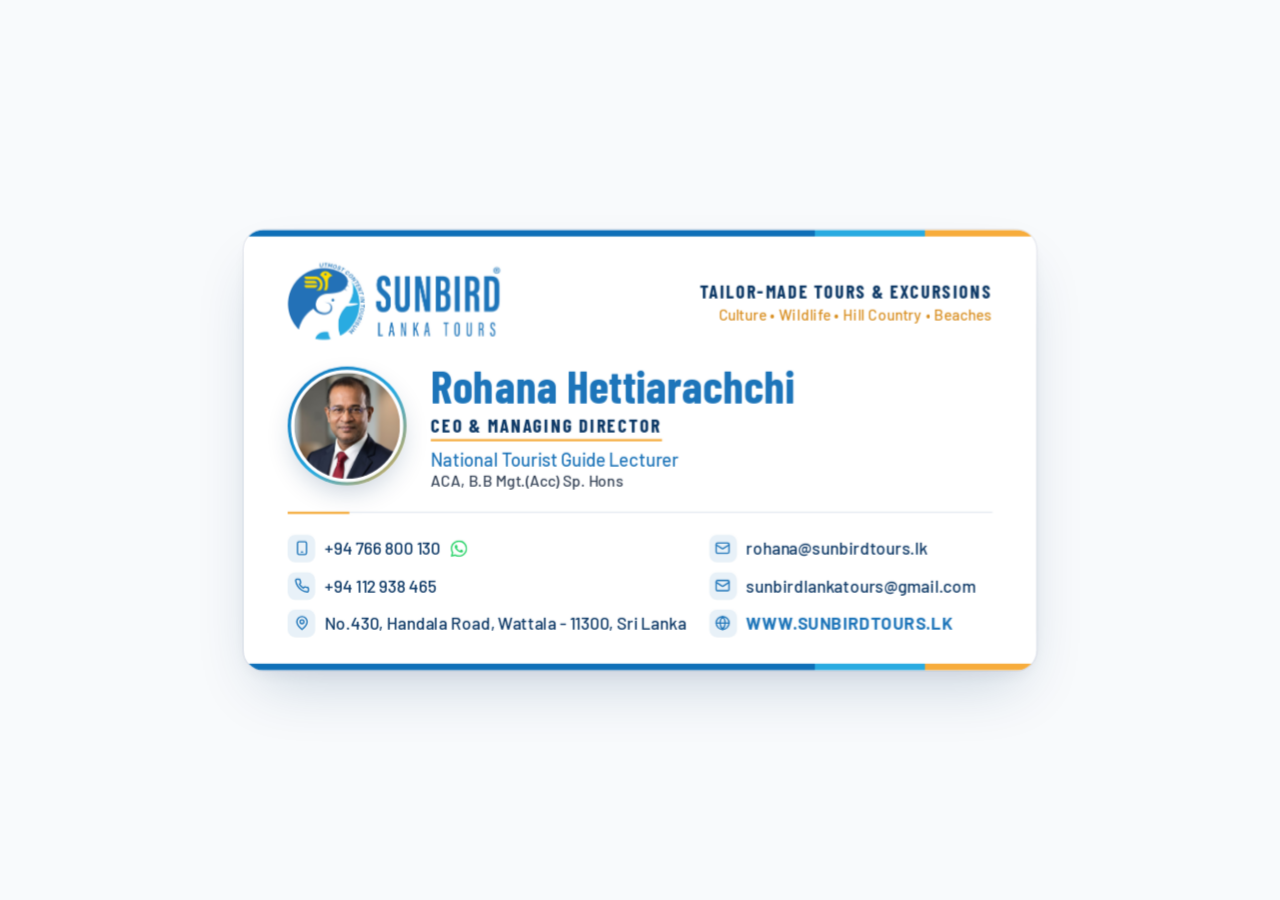
<file: sunbird.html>
<!DOCTYPE html>
<html lang="en">
<head>
  <meta charset="UTF-8" />
  <meta name="viewport" content="width=device-width, initial-scale=1.0, maximum-scale=5.0, user-scalable=no" />
  <meta name="theme-color" content="#FFFFFF" />
  <title>Rohana Hettiarachchi — CEO &amp; Managing Director | Sunbird Lanka Tours</title>
  <meta name="description" content="Rohana Hettiarachchi — CEO &amp; Managing Director, National Tourist Guide Lecturer at Sunbird Lanka Tours. Digital business card with a Sri Lanka tourist map." />
  <link rel="icon" type="image/png" href="sunbird-emblem.png" />

  <script>
    /* Print sheet mode: ?print (both sides), ?print=front, ?print=back, ?print=pdf (export helper) */
    (function () {
      var root = document.documentElement;
      var mode = new URLSearchParams(location.search).get('print');
      if (mode !== null) {
        root.classList.add('print-mode');
        if (mode === 'front' || mode === 'back') root.classList.add('print-only-' + mode);
        if (mode === 'pdf') {
          /* Oversized pages for exact-size PDF export; the export script crops them to 96 x 56 / 56 x 96 mm */
          var pageStyle = document.createElement('style');
          pageStyle.textContent = '@page sb-front { size: 110mm 70mm; margin: 0; } @page sb-back { size: 70mm 110mm; margin: 0; }';
          document.addEventListener('DOMContentLoaded', function () { document.head.appendChild(pageStyle); });
        }
      }
      window.addEventListener('beforeprint', function () { root.classList.add('print-mode'); });
      window.addEventListener('afterprint', function () { if (mode === null) root.classList.remove('print-mode'); });
    })();
  </script>

  <!-- Preload Critical Images for Instant Render -->
  <link rel="preload" as="image" href="sunbird-logo.png" fetchpriority="high" />
  <link rel="preload" as="image" href="Profile.jpg" fetchpriority="high" />

  <!-- Typography: Barlow (Sunbird brand) + Cormorant Garamond (map titles) -->
  <link rel="preconnect" href="https://fonts.googleapis.com" />
  <link rel="preconnect" href="https://fonts.gstatic.com" crossorigin />
  <link href="https://fonts.googleapis.com/css2?family=Barlow:wght@400;500;600;700&family=Barlow+Condensed:wght@500;600;700&family=Cormorant+Garamond:ital,wght@0,600;1,500;1,600&display=swap" rel="stylesheet" />

  <style>
    /* ==========================================================================
       Sunbird Lanka Tours — Rohana Hettiarachchi
       Card: 90 x 50 mm (+3 mm bleed for print). Design grid: 8 px = 1 mm.
       Front (information): landscape 720 x 400 • Back (tourist map): portrait 400 x 720
       On screen the card turns upright as it flips, so the map always reads vertically.
       ========================================================================== */

    :root {
      --font-heading: 'Barlow Condensed', 'Arial Narrow', -apple-system, BlinkMacSystemFont, sans-serif;
      --font-body: 'Barlow', -apple-system, BlinkMacSystemFont, 'Segoe UI', Roboto, sans-serif;
      --font-serif: 'Cormorant Garamond', Georgia, 'Times New Roman', serif;

      --sb-blue: #1D75BA;
      --sb-blue-band: #0F70B8;
      --sb-blue-deep: #0C3866;
      --sb-cyan: #29ABE1;
      --sb-gold: #F7AC3B;
      --sb-gold-deep: #D98E1F;
      --sb-blue-soft: rgba(29, 117, 186, 0.1);
      --text-dark: #0F172A;
      --text-secondary: #334155;
      --text-muted: #64748B;
      --border-subtle: #E2E8F0;

      --card-w: 720px;
      --card-h: 400px;
      --card-radius: 18px;
      --bleed: 0px;
    }

    *, *::before, *::after {
      box-sizing: border-box;
      margin: 0;
      padding: 0;
      -webkit-tap-highlight-color: transparent;
    }

    html, body {
      width: 100%;
      height: 100%;
      overflow: hidden;
      background-color: #F8FAFC;
      font-family: var(--font-body);
      color: var(--text-dark);
      -webkit-font-smoothing: antialiased;
      -moz-osx-font-smoothing: grayscale;
      -webkit-print-color-adjust: exact;
      print-color-adjust: exact;
    }

    .stage {
      position: fixed;
      inset: 0;
      width: 100vw;
      height: 100vh;
      height: 100dvh;
      display: flex;
      align-items: center;
      justify-content: center;
      overflow: hidden;
      user-select: none;
      -webkit-user-select: none;
    }

    .card-viewport-box {
      position: relative;
      width: var(--card-w);
      height: var(--card-h);
      flex-shrink: 0;
      transform-origin: center center;
      will-change: transform;
    }

    .card-scene {
      position: relative;
      width: var(--card-w);
      height: var(--card-h);
      perspective: 2000px;
      -webkit-perspective: 2000px;
    }

    /* ==========================================================================
       One-Time On-Card Swipe Overlay (Plays Once on the Card and Disappears)
       ========================================================================== */
    .card-swipe-overlay {
      position: absolute;
      inset: 0;
      z-index: 30;
      display: flex;
      align-items: center;
      justify-content: center;
      pointer-events: none;
      transition: opacity 0.3s ease, visibility 0.3s ease;
    }

    .card-swipe-overlay.is-dismissed {
      opacity: 0;
      visibility: hidden;
    }

    .swipe-badge {
      display: flex;
      flex-direction: column;
      align-items: center;
      gap: 6px;
      padding: 14px 24px 12px;
      border-radius: 18px;
      background: rgba(255, 255, 255, 0.94);
      backdrop-filter: blur(8px);
      -webkit-backdrop-filter: blur(8px);
      border: 1px solid rgba(15, 112, 184, 0.22);
      box-shadow: 0 16px 36px -8px rgba(12, 56, 102, 0.25);
      animation: swipeBadgeLifecycle 2.5s cubic-bezier(0.22, 1, 0.36, 1) 1 forwards;
    }

    .swipe-hand-svg {
      overflow: visible;
      animation: handSwipeOnce 1.15s ease-in-out 2;
      transform-origin: 50% 80%;
    }

    .swipe-caption {
      font-family: var(--font-heading);
      font-size: 0.9rem;
      font-weight: 700;
      letter-spacing: 0.08em;
      text-transform: uppercase;
      color: var(--sb-blue-band);
      white-space: nowrap;
    }

    @keyframes handSwipeOnce {
      0%, 100% { transform: translateX(-9px) rotate(-6deg); }
      50% { transform: translateX(11px) rotate(8deg); }
    }

    @keyframes swipeBadgeLifecycle {
      0% { opacity: 0; transform: scale(0.92); }
      14% { opacity: 1; transform: scale(1); }
      82% { opacity: 1; transform: scale(1); }
      100% { opacity: 0; transform: scale(0.95); }
    }

    /* ==========================================================================
       3D Card & Faces
       ========================================================================== */
    .business-card {
      position: relative;
      width: 100%;
      height: 100%;
      transform-style: preserve-3d;
      -webkit-transform-style: preserve-3d;
      will-change: transform;
      touch-action: none;
      cursor: grab;
      outline: none;
    }

    .business-card:active {
      cursor: grabbing;
    }

    .business-card img,
    .business-card image {
      pointer-events: none;
      -webkit-user-drag: none;
      user-select: none;
    }

    .card-face {
      position: absolute;
      inset: 0;
      width: 100%;
      height: 100%;
      border-radius: var(--card-radius);
      background-color: #FFFFFF;
      box-shadow:
        0 26px 56px -14px rgba(12, 56, 102, 0.2),
        0 6px 18px -4px rgba(12, 56, 102, 0.08),
        0 0 0 1px rgba(12, 56, 102, 0.08);
      backface-visibility: hidden;
      -webkit-backface-visibility: hidden;
      overflow: hidden;
    }

    .card-face--front {
      transform: rotateY(0deg) translateZ(1px);
      display: flex;
      flex-direction: column;
      justify-content: space-between;
      padding: calc(30px + var(--bleed)) calc(40px + var(--bleed)) calc(30px + var(--bleed));
    }

    .card-face--back {
      transform: rotateY(180deg) translateZ(1px);
      background-color: #0A2D53;
    }

    /* Top & Bottom Accent Bars (Sunbird Blue + Cyan + Gold) */
    .card-accent-bar,
    .card-bottom-bar {
      position: absolute;
      left: 0;
      right: 0;
      height: calc(6px + var(--bleed));
      background: linear-gradient(90deg, var(--sb-blue-band) 0%, var(--sb-blue-band) 72%, var(--sb-cyan) 72%, var(--sb-cyan) 86%, var(--sb-gold) 86%, var(--sb-gold) 100%);
    }

    .card-accent-bar {
      top: 0;
    }

    .card-bottom-bar {
      bottom: 0;
    }

    /* ==========================================================================
       FRONT SIDE — LOGO, PROFILE & CONTACT DETAILS (landscape)
       ========================================================================== */
    .front-top {
      display: flex;
      align-items: center;
      justify-content: space-between;
      gap: 20px;
    }

    .brand-logo {
      height: 70px;
      width: auto;
      display: block;
    }

    .front-tagline {
      text-align: right;
      display: flex;
      flex-direction: column;
      gap: 3px;
    }

    .tagline-main {
      font-family: var(--font-heading);
      font-size: 1.06rem;
      font-weight: 700;
      letter-spacing: 0.1em;
      text-transform: uppercase;
      color: var(--sb-blue-deep);
    }

    .tagline-sub {
      font-size: 0.86rem;
      font-weight: 500;
      color: var(--sb-gold-deep);
      letter-spacing: 0.02em;
    }

    .front-identity {
      display: flex;
      align-items: center;
      gap: 22px;
    }

    .profile-frame {
      flex-shrink: 0;
      width: 108px;
      height: 108px;
      border-radius: 50%;
      padding: 3px;
      background: linear-gradient(135deg, var(--sb-blue-band) 0%, var(--sb-cyan) 55%, var(--sb-gold) 100%);
      box-shadow: 0 10px 24px -6px rgba(12, 56, 102, 0.24);
    }

    .profile-photo {
      width: 100%;
      height: 100%;
      border-radius: 50%;
      object-fit: cover;
      object-position: center 18%;
      border: 3px solid #FFFFFF;
      display: block;
      background-color: #F1F5F9;
    }

    .identity-text {
      display: flex;
      flex-direction: column;
      justify-content: center;
      min-width: 0;
    }

    .person-name {
      font-family: var(--font-heading);
      font-size: 2.6rem;
      font-weight: 700;
      line-height: 1.02;
      letter-spacing: 0.005em;
      color: var(--sb-blue);
    }

    .person-role {
      margin-top: 4px;
      align-self: flex-start;
      font-family: var(--font-heading);
      font-size: 1.08rem;
      font-weight: 700;
      letter-spacing: 0.11em;
      text-transform: uppercase;
      color: var(--sb-blue-deep);
      padding-bottom: 3px;
      border-bottom: 2.5px solid var(--sb-gold);
    }

    .person-title {
      margin-top: 6px;
      font-size: 1.04rem;
      font-weight: 500;
      color: var(--sb-blue);
    }

    .person-credentials {
      margin-top: 1px;
      font-size: 0.88rem;
      font-weight: 500;
      color: var(--text-secondary);
    }

    .card-divider {
      width: 100%;
      height: 1px;
      background-color: var(--border-subtle);
      position: relative;
    }

    .card-divider::after {
      content: '';
      position: absolute;
      left: 0;
      top: 0;
      width: 56px;
      height: 2px;
      background-color: var(--sb-gold);
    }

    .front-contacts {
      display: grid;
      grid-template-columns: minmax(0, 1.4fr) minmax(0, 1fr);
      gap: 9px 22px;
    }

    .contact-row {
      display: flex;
      align-items: center;
      gap: 9px;
      min-width: 0;
    }

    .contact-icon {
      display: inline-flex;
      align-items: center;
      justify-content: center;
      width: 25px;
      height: 25px;
      border-radius: 7px;
      background-color: var(--sb-blue-soft);
      color: var(--sb-blue);
      flex-shrink: 0;
    }

    .contact-value {
      font-size: 0.97rem;
      font-weight: 500;
      line-height: 1.2;
      color: var(--sb-blue-deep);
      text-decoration: none;
      white-space: nowrap;
      transition: color 0.18s ease;
    }

    .contact-value:hover {
      color: var(--sb-blue);
    }

    .contact-value--web {
      font-weight: 700;
      letter-spacing: 0.03em;
      color: var(--sb-blue);
    }

    .wa-icon {
      display: inline-flex;
      color: #25D366;
      line-height: 0;
    }

    /* ==========================================================================
       BACK SIDE — SRI LANKA TOURIST MAP (portrait, turned inside the landscape card)
       ========================================================================== */
    .back-rotator {
      position: absolute;
      left: 50%;
      top: 50%;
      width: var(--card-h);
      height: var(--card-w);
      margin: calc(var(--card-w) / -2) 0 0 calc(var(--card-h) / -2);
      transform: rotate(-90deg);
    }

    .tour-map {
      position: absolute;
      inset: 0;
      width: 100%;
      height: 100%;
      overflow: visible;
      display: block;
    }

    .map-label {
      font-family: var(--font-heading);
      font-size: 12px;
      font-weight: 600;
      letter-spacing: 0.09em;
      fill: #173452;
      paint-order: stroke;
      stroke: rgba(251, 247, 236, 0.92);
      stroke-width: 2.8px;
      stroke-linejoin: round;
    }

    .map-label--minor {
      font-family: var(--font-serif);
      font-size: 11.5px;
      font-style: italic;
      font-weight: 600;
      letter-spacing: 0.02em;
      fill: #4A3A26;
    }

    .map-label--town {
      font-size: 10.5px;
      font-weight: 600;
      letter-spacing: 0.05em;
      fill: #2B4763;
    }

    .map-label--region {
      font-family: var(--font-serif);
      font-size: 12.5px;
      font-style: italic;
      font-weight: 600;
      letter-spacing: 0.14em;
      fill: rgba(92, 72, 44, 0.78);
      stroke: none;
    }

    .sea-label {
      font-family: var(--font-serif);
      font-size: 14px;
      font-style: italic;
      font-weight: 500;
      letter-spacing: 0.16em;
      fill: rgba(220, 234, 246, 0.8);
    }

    .compass-n {
      font-family: var(--font-serif);
      font-size: 13px;
      font-weight: 600;
      fill: #E7CF98;
    }

    .legend-label {
      font-family: var(--font-serif);
      font-size: 12px;
      font-style: italic;
      font-weight: 600;
      fill: rgba(240, 232, 212, 0.9);
    }

    .map-title-main {
      font-family: var(--font-serif);
      font-size: 46px;
      font-weight: 600;
      letter-spacing: 0.01em;
      fill: #FBF7EC;
    }

    .map-title-sub {
      font-family: var(--font-heading);
      font-size: 12.5px;
      font-weight: 600;
      letter-spacing: 0.42em;
      fill: #E7B65C;
    }

    .map-title-tag {
      font-family: var(--font-serif);
      font-size: 15px;
      font-style: italic;
      font-weight: 500;
      fill: rgba(240, 236, 226, 0.88);
    }

    .footer-brand {
      font-family: var(--font-heading);
      font-size: 13.5px;
      font-weight: 700;
      letter-spacing: 0.16em;
      fill: #FBF7EC;
    }

    .footer-web {
      font-family: var(--font-body);
      font-size: 10.5px;
      font-weight: 500;
      letter-spacing: 0.06em;
      fill: #E7B65C;
    }

    @media (prefers-reduced-motion: reduce) {
      .swipe-hand-svg {
        animation: none;
      }
    }

    /* ==========================================================================
       PRINT SHEET — flat faces with 3 mm bleed
       Front: 96 x 56 mm landscape page • Back: 56 x 96 mm portrait page
       (Ctrl+P, or open with ?print / ?print=front / ?print=back)
       ========================================================================== */
    @page {
      margin: 0;
    }

    @page sb-front {
      size: 96mm 56mm;
      margin: 0;
    }

    @page sb-back {
      size: 56mm 96mm;
      margin: 0;
    }

    html.print-mode {
      --bleed: 24px;
      --print-zoom: 0.472441; /* 8 px per mm -> 96 dpi page px */
    }

    html.print-only-front,
    html.print-only-back {
      --print-zoom: 1;
    }

    html.print-mode,
    html.print-mode body {
      width: auto;
      height: auto;
      overflow: visible;
      background: #FFFFFF;
    }

    html.print-mode .stage,
    html.print-mode .card-viewport-box,
    html.print-mode .card-scene,
    html.print-mode .business-card {
      position: static;
      display: block;
      width: auto;
      height: auto;
      transform: none !important;
      perspective: none;
      transform-style: flat;
      will-change: auto;
    }

    html.print-mode .card-swipe-overlay {
      display: none;
    }

    html.print-mode .card-face {
      position: relative;
      inset: auto;
      border-radius: 0;
      box-shadow: none;
      transform: none;
      backface-visibility: visible;
      -webkit-backface-visibility: visible;
      zoom: var(--print-zoom);
      break-after: page;
      page-break-after: always;
    }

    html.print-mode .card-face--front {
      page: sb-front;
      width: calc(var(--card-w) + 2 * var(--bleed));
      height: calc(var(--card-h) + 2 * var(--bleed));
    }

    html.print-mode .card-face--back {
      page: sb-back;
      width: calc(var(--card-h) + 2 * var(--bleed));
      height: calc(var(--card-w) + 2 * var(--bleed));
      break-after: auto;
      page-break-after: auto;
    }

    html.print-mode .back-rotator {
      left: var(--bleed);
      top: var(--bleed);
      margin: 0;
      transform: none;
    }

    html.print-only-front .card-face--back,
    html.print-only-back .card-face--front {
      display: none;
    }
  </style>
</head>
<body>

  <main class="stage" id="stage">
    <div class="card-viewport-box" id="cardViewportBox">
      <div class="card-scene" id="cardScene">

        <!-- One-Time Animated Swipe Overlay ON the Card (Plays once and disappears) -->
        <div class="card-swipe-overlay" id="swipeHint" aria-hidden="true">
          <div class="swipe-badge">
            <svg class="swipe-hand-svg" viewBox="0 0 120 120" width="54" height="54" fill="none" xmlns="http://www.w3.org/2000/svg">
              <path d="M42 23 C58 12, 82 16, 98 37 C80 25, 60 25, 45 31 C40 33, 37 27, 42 23 Z" fill="#0F70B8" />
              <g transform="rotate(-24 56 68)">
                <path
                  d="M36 69 V30 C36 24 44.5 24 44.5 30 V53
                     M44.5 45 C44.5 39.5 53 39.5 53 45 V54
                     M53 47 C53 41.5 61.5 41.5 61.5 47 V56
                     M61.5 50.5 C61.5 45.5 69.5 45.5 69.5 51 V70
                     C69.5 84.5 58.5 94 45.5 94
                     C35 94 28.5 87.5 23 78.5
                     L16.5 67.5 C14 63 20 58 24.5 61.5
                     L36 71"
                  fill="#FFFFFF"
                  stroke="#0F70B8"
                  stroke-width="4.8"
                  stroke-linecap="round"
                  stroke-linejoin="round"
                />
              </g>
            </svg>
            <span class="swipe-caption">Swipe card to flip</span>
          </div>
        </div>

        <div class="business-card" id="businessCard" tabindex="0" role="region" aria-label="Sunbird Lanka Tours Business Card of Rohana Hettiarachchi. Swipe or tap to flip.">

          <!-- ================= FRONT SIDE ================= -->
          <div class="card-face card-face--front">
            <div class="card-accent-bar" aria-hidden="true"></div>

            <!-- Top Row: Official Sunbird Logo & Tagline -->
            <div class="front-top">
              <img src="sunbird-logo.png" alt="Sunbird Lanka Tours — Utmost Content in Tourism" class="brand-logo" draggable="false" />
              <div class="front-tagline">
                <p class="tagline-main">Tailor-made Tours &amp; Excursions</p>
                <p class="tagline-sub">Culture &bull; Wildlife &bull; Hill Country &bull; Beaches</p>
              </div>
            </div>

            <!-- Middle Row: Circle Profile Photo + Name & Titles -->
            <div class="front-identity">
              <div class="profile-frame">
                <img src="Profile.jpg" alt="Rohana Hettiarachchi" class="profile-photo" draggable="false" />
              </div>
              <div class="identity-text">
                <h1 class="person-name">Rohana Hettiarachchi</h1>
                <p class="person-role">CEO &amp; Managing Director</p>
                <p class="person-title">National Tourist Guide Lecturer</p>
                <p class="person-credentials">ACA, B.B Mgt.(Acc) Sp. Hons</p>
              </div>
            </div>

            <div class="card-divider" aria-hidden="true"></div>

            <!-- Bottom Rows: Contact Details -->
            <div class="front-contacts">
              <div class="contact-row">
                <span class="contact-icon" aria-hidden="true">
                  <svg viewBox="0 0 24 24" width="14" height="14" fill="none" stroke="currentColor" stroke-width="2.1" stroke-linecap="round" stroke-linejoin="round">
                    <rect x="5" y="2" width="14" height="20" rx="2.5"></rect>
                    <path d="M11 18h2"></path>
                  </svg>
                </span>
                <a href="tel:+94766800130" class="contact-value">+94 766 800 130</a>
                <a href="https://wa.me/94766800130?text=Hi%20Rohana%2C%20I%27m%20contacting%20you%20from%20your%20Sunbird%20Lanka%20Tours%20business%20card." target="_blank" rel="noopener noreferrer" class="wa-icon" aria-label="Chat on WhatsApp" title="WhatsApp">
                  <svg viewBox="0 0 24 24" width="15" height="15" fill="currentColor" aria-hidden="true"><path d="M.057 24l1.687-6.163c-1.041-1.804-1.588-3.849-1.587-5.946.003-6.556 5.338-11.891 11.893-11.891 3.181.001 6.167 1.24 8.413 3.488 2.245 2.248 3.481 5.236 3.48 8.414-.003 6.557-5.338 11.892-11.893 11.892-1.99-.001-3.951-.5-5.688-1.448l-6.305 1.654zm6.597-3.807c1.676.995 3.276 1.591 5.392 1.592 5.448 0 9.886-4.434 9.889-9.885.002-5.462-4.415-9.89-9.881-9.892-5.452 0-9.887 4.434-9.889 9.884-.001 2.225.651 3.891 1.746 5.634l-.999 3.648 3.742-.981zm11.387-5.464c-.074-.124-.272-.198-.57-.347-.297-.149-1.758-.868-2.031-.967-.272-.099-.47-.149-.669.149-.198.297-.768.967-.941 1.165-.173.198-.347.223-.644.074-.297-.149-1.255-.462-2.39-1.475-.883-.788-1.48-1.761-1.653-2.059-.173-.297-.018-.458.13-.606.134-.133.297-.347.446-.521.151-.172.2-.296.3-.495.099-.198.05-.372-.025-.521-.075-.148-.669-1.611-.916-2.206-.242-.579-.487-.501-.669-.51l-.57-.01c-.198 0-.52.074-.792.372s-1.04 1.016-1.04 2.479 1.065 2.876 1.213 3.074c.149.198 2.095 3.2 5.076 4.487.709.306 1.263.489 1.694.626.712.226 1.36.194 1.872.118.571-.085 1.758-.719 2.006-1.413.248-.695.248-1.29.173-1.414z"/></svg>
                </a>
              </div>

              <div class="contact-row">
                <span class="contact-icon" aria-hidden="true">
                  <svg viewBox="0 0 24 24" width="14" height="14" fill="none" stroke="currentColor" stroke-width="2.1" stroke-linecap="round" stroke-linejoin="round">
                    <rect x="2" y="4" width="20" height="16" rx="2"></rect>
                    <path d="m22 7-8.97 5.7a1.94 1.94 0 0 1-2.06 0L2 7"></path>
                  </svg>
                </span>
                <a href="mailto:rohana@sunbirdtours.lk" class="contact-value">rohana@sunbirdtours.lk</a>
              </div>

              <div class="contact-row">
                <span class="contact-icon" aria-hidden="true">
                  <svg viewBox="0 0 24 24" width="14" height="14" fill="none" stroke="currentColor" stroke-width="2.1" stroke-linecap="round" stroke-linejoin="round">
                    <path d="M22 16.92v3a2 2 0 0 1-2.18 2 19.79 19.79 0 0 1-8.63-3.07 19.5 19.5 0 0 1-6-6 19.79 19.79 0 0 1-3.07-8.67A2 2 0 0 1 4.11 2h3a2 2 0 0 1 2 1.72 12.84 12.84 0 0 0 .7 2.81 2 2 0 0 1-.45 2.11L8.09 9.91a16 16 0 0 0 6 6l1.27-1.27a2 2 0 0 1 2.11-.45 12.84 12.84 0 0 0 2.81.7A2 2 0 0 1 22 16.92z"></path>
                  </svg>
                </span>
                <a href="tel:+94112938465" class="contact-value">+94 112 938 465</a>
              </div>

              <div class="contact-row">
                <span class="contact-icon" aria-hidden="true">
                  <svg viewBox="0 0 24 24" width="14" height="14" fill="none" stroke="currentColor" stroke-width="2.1" stroke-linecap="round" stroke-linejoin="round">
                    <rect x="2" y="4" width="20" height="16" rx="2"></rect>
                    <path d="m22 7-8.97 5.7a1.94 1.94 0 0 1-2.06 0L2 7"></path>
                  </svg>
                </span>
                <a href="mailto:sunbirdlankatours@gmail.com" class="contact-value">sunbirdlankatours@gmail.com</a>
              </div>

              <div class="contact-row">
                <span class="contact-icon" aria-hidden="true">
                  <svg viewBox="0 0 24 24" width="14" height="14" fill="none" stroke="currentColor" stroke-width="2.1" stroke-linecap="round" stroke-linejoin="round">
                    <path d="M20 10c0 6-8 12-8 12s-8-6-8-12a8 8 0 0 1 16 0Z"></path>
                    <circle cx="12" cy="10" r="3"></circle>
                  </svg>
                </span>
                <a href="https://maps.google.com/?q=No.430,+Handala+Road,+Wattala+11300,+Sri+Lanka" target="_blank" rel="noopener noreferrer" class="contact-value">No.430, Handala Road, Wattala - 11300, Sri Lanka</a>
              </div>

              <div class="contact-row">
                <span class="contact-icon" aria-hidden="true">
                  <svg viewBox="0 0 24 24" width="14" height="14" fill="none" stroke="currentColor" stroke-width="2.1" stroke-linecap="round" stroke-linejoin="round">
                    <circle cx="12" cy="12" r="10"></circle>
                    <path d="M2 12h20M12 2a15.3 15.3 0 0 1 4 10 15.3 15.3 0 0 1-4 10 15.3 15.3 0 0 1-4-10 15.3 15.3 0 0 1 4-10z"></path>
                  </svg>
                </span>
                <a href="http://www.sunbirdtours.lk" target="_blank" rel="noopener noreferrer" class="contact-value contact-value--web">WWW.SUNBIRDTOURS.LK</a>
              </div>
            </div>

            <div class="card-bottom-bar" aria-hidden="true"></div>
          </div>

          <!-- ================= BACK SIDE — SRI LANKA TOURIST MAP (portrait) ================= -->
          <div class="card-face card-face--back">
            <div class="back-rotator">
              <svg class="tour-map" viewBox="0 0 400 720" xmlns="http://www.w3.org/2000/svg" role="img" aria-label="Tourist map of Sri Lanka by Sunbird Lanka Tours">
              <defs>
                <path id="lkIsland" d="M164.8,393.7L166.6,393.3L168.4,392.5L171.6,396.7L181.2,402.9L186.8,403.2L190.1,399.6L189.5,394.0L190.4,391.5L192.6,390.3L194.8,391.2L200.5,395.8L204.8,395.1L209.7,391.2L215.9,391.2L218.5,390.0L220.3,392.4L221.3,391.7L222.4,390.9L224.0,388.0L227.1,387.5L232.0,388.1L233.2,411.3L236.6,422.4L236.3,427.3L232.3,431.2L229.0,432.2L227.1,433.3L220.8,431.9L214.2,433.0L208.6,432.5L205.2,427.0L203.8,426.9L202.2,426.3L200.1,423.4L197.5,421.0L197.9,425.5L199.3,431.1L196.2,436.4L186.5,448.0L183.8,447.4L180.8,447.4L176.5,450.5L173.3,451.2L167.9,450.5L164.5,453.3L165.6,452.8L166.9,453.4L169.5,458.4L171.8,460.6L173.6,463.0L171.8,468.1L168.5,471.6L164.0,469.0L157.3,458.8L152.9,458.4L152.9,455.4L154.1,453.1L152.9,451.1L150.6,445.6L152.3,443.9L157.6,443.1L160.1,440.5L161.7,440.4L163.4,440.0L164.6,438.1L165.4,436.1L163.6,433.8L161.5,431.6L161.5,429.4L161.8,426.6L160.0,424.4L156.0,422.2L154.8,421.3L155.1,418.3L148.4,412.6L146.6,407.8L149.8,408.2L152.4,407.5L152.2,406.7L152.1,405.7L152.6,404.8L153.3,404.0L153.7,400.9L155.9,400.9L158.2,402.5L160.9,402.7L161.1,401.2L160.9,399.5L163.1,398.2L165.3,398.6L166.9,397.8L166.1,395.7L164.8,393.7ZM216.7,352.9L224.9,353.5L232.8,352.1L232.7,354.6L233.8,358.1L234.2,361.1L232.7,368.4L231.2,375.5L232.0,388.1L227.1,387.5L224.0,388.0L222.4,390.9L221.3,391.7L220.3,392.4L218.5,390.0L215.9,391.2L209.7,391.2L204.8,395.1L200.5,395.8L194.8,391.2L192.6,390.3L190.4,391.5L189.5,394.0L190.1,399.6L186.8,403.2L181.2,402.9L171.6,396.7L168.4,392.5L168.5,390.9L169.3,389.7L169.6,387.9L169.2,385.9L168.5,384.3L167.6,382.8L166.1,379.7L166.4,376.4L168.5,374.5L169.1,373.2L169.1,371.7L169.5,370.0L169.5,368.1L166.8,365.5L166.0,360.6L165.5,355.5L164.7,354.4L164.2,354.0L164.1,351.4L163.1,348.7L161.6,346.2L160.5,343.8L159.4,343.5L158.0,342.7L157.6,340.1L158.3,337.5L161.6,335.1L166.6,333.3L169.3,330.0L171.8,330.2L173.6,331.3L175.9,329.7L177.0,327.8L178.1,327.2L179.1,326.6L179.0,325.4L178.6,324.7L180.6,322.8L182.0,320.5L182.0,317.7L182.8,315.2L184.4,315.2L185.5,315.5L186.4,314.8L189.4,311.8L191.3,310.0L194.2,308.6L197.5,307.2L198.7,308.6L200.8,310.9L200.8,313.7L201.6,314.6L202.9,315.0L203.9,314.3L203.9,313.4L205.8,312.5L207.5,313.1L209.9,313.5L212.2,314.8L207.6,319.7L206.1,326.9L205.6,330.5L204.3,336.6L203.7,337.8L203.5,338.8L199.1,339.9L198.0,344.1L200.0,353.4L199.8,356.4L201.3,358.5L205.3,359.5L209.1,357.9L212.1,355.1L213.5,356.9L215.8,358.3L216.4,355.7L216.7,352.9ZM214.2,433.0L220.8,431.9L227.1,433.3L226.9,436.1L228.2,439.9L227.7,441.3L228.0,442.6L228.7,443.5L229.3,444.2L228.3,445.4L227.6,446.9L228.4,449.6L228.6,450.8L228.2,451.8L227.1,453.1L225.8,454.2L224.5,457.0L223.8,460.0L220.4,465.1L214.6,466.2L211.9,467.6L209.5,469.8L208.8,472.8L206.7,475.2L203.8,475.0L201.1,475.1L201.3,477.6L206.1,480.1L207.1,482.3L208.1,484.6L208.8,485.5L209.3,486.5L207.1,490.2L208.5,491.1L209.9,491.8L208.4,494.0L205.5,494.7L196.9,499.2L192.1,499.9L187.1,499.8L183.4,500.0L180.1,500.6L171.8,499.4L163.9,497.6L160.2,497.4L157.1,494.9L157.6,493.3L158.8,492.3L157.8,491.1L157.9,488.6L159.6,487.1L159.4,485.0L158.1,481.0L154.6,478.3L150.3,476.9L148.9,472.4L150.0,466.8L149.0,465.8L148.2,464.6L149.0,463.4L150.1,463.1L152.2,461.1L153.6,459.1L153.0,458.9L152.9,458.4L157.3,458.8L164.0,469.0L168.5,471.6L171.8,468.1L173.6,463.0L171.8,460.6L169.5,458.4L166.9,453.4L165.6,452.8L164.5,453.3L167.9,450.5L173.3,451.2L176.5,450.5L180.8,447.4L183.8,447.4L186.5,448.0L196.2,436.4L199.3,431.1L197.9,425.5L197.5,421.0L200.1,423.4L202.2,426.3L203.8,426.9L205.2,427.0L208.6,432.5L214.2,433.0ZM369.6,456.5L369.9,459.8L369.1,465.9L362.0,490.2L361.7,492.8L361.6,496.1L361.0,498.8L358.8,503.1L358.3,505.0L357.5,507.6L353.1,514.5L354.2,518.1L352.4,522.6L342.7,538.0L341.5,537.5L337.8,536.4L335.2,533.5L333.3,533.3L331.6,533.1L327.0,527.5L331.0,471.1L330.2,468.1L328.4,465.4L328.3,462.5L327.3,459.5L328.0,456.5L328.3,453.6L323.8,450.9L318.4,449.5L317.6,448.8L316.7,448.2L315.5,448.2L314.4,447.6L313.1,445.6L312.5,443.2L310.5,439.6L312.3,434.8L315.5,431.0L317.9,429.1L314.7,424.6L314.2,421.2L312.2,417.5L308.7,414.5L308.1,411.6L308.4,407.9L306.5,399.9L306.9,397.8L305.8,397.6L304.9,397.0L307.1,393.5L304.1,392.7L300.3,394.8L298.4,395.4L296.8,396.2L296.2,397.6L295.2,399.3L293.1,399.7L291.5,399.9L291.5,401.9L292.4,403.7L292.5,405.5L291.9,407.0L290.8,408.3L290.1,409.3L287.0,411.1L283.3,410.9L283.3,416.8L284.1,422.5L281.2,424.6L278.1,425.7L276.9,423.2L275.7,420.3L275.1,417.5L273.7,414.7L272.7,412.9L272.1,411.5L270.2,411.2L268.9,411.5L266.6,409.2L265.0,405.6L263.9,398.9L263.3,397.0L262.9,395.1L263.2,393.7L264.2,392.1L265.7,384.7L265.2,377.0L258.4,375.5L250.9,379.7L247.7,382.7L245.8,383.5L244.3,383.8L241.5,384.7L237.8,378.5L236.6,374.8L236.3,372.3L235.4,370.1L233.1,368.7L232.7,368.4L234.2,361.1L233.8,358.1L232.7,354.6L232.8,352.1L235.7,352.1L241.3,351.5L244.1,350.9L249.6,353.1L254.1,357.6L261.5,359.9L265.1,362.0L268.1,362.4L268.4,360.7L269.1,359.0L270.2,358.0L271.0,356.4L270.5,352.7L271.2,349.2L275.2,350.0L280.2,349.8L284.2,351.2L289.4,358.7L292.8,361.9L297.5,363.2L302.2,364.1L302.0,368.7L300.5,373.2L300.9,375.7L302.2,378.0L307.1,380.9L309.6,383.5L319.7,385.2L329.7,384.0L333.3,382.1L333.4,385.9L334.6,389.7L335.0,398.4L336.2,400.9L341.5,395.6L344.5,393.1L348.7,392.5L351.6,392.0L351.7,392.6L353.0,392.8L354.3,391.2L355.2,391.2L356.4,397.4L356.4,399.7L357.4,399.7L357.5,397.6L357.9,395.4L358.6,393.5L359.5,392.4L359.5,391.2L359.0,390.0L359.4,389.6L360.2,389.9L361.6,391.2L362.0,392.5L362.4,395.7L364.7,399.5L368.5,412.6L367.8,448.7L368.1,451.1L369.6,456.5ZM344.8,349.1L346.8,351.0L348.6,355.4L350.0,357.5L351.7,362.2L357.2,370.8L359.7,384.2L359.6,387.3L357.4,389.1L355.2,387.4L354.3,386.5L354.1,385.0L354.7,374.9L354.3,371.6L352.6,370.2L352.0,368.8L346.9,361.3L346.6,359.7L345.3,356.9L344.8,355.4L344.9,353.8L345.4,352.4L345.5,350.9L344.8,349.1L281.7,269.6L282.5,277.7L281.2,301.8L282.4,307.4L284.9,313.0L286.2,318.7L284.8,318.8L279.3,318.2L274.9,318.7L271.5,321.0L270.4,325.5L269.0,337.3L271.2,349.2L275.2,350.0L280.2,349.8L284.2,351.2L289.4,358.7L292.8,361.9L297.5,363.2L302.2,364.1L302.0,368.7L300.5,373.2L300.9,375.7L302.2,378.0L307.1,380.9L309.6,383.5L319.7,385.2L329.7,384.0L333.3,382.1L333.4,385.9L334.6,389.7L335.0,398.4L336.2,400.9L341.5,395.6L344.5,393.1L348.7,392.5L351.6,392.0L351.5,391.4L353.1,390.2L352.0,389.2L351.5,388.3L351.3,387.5L350.5,386.5L349.7,385.1L350.4,384.2L351.5,383.4L352.1,382.3L351.9,381.6L351.2,380.2L351.1,379.7L351.9,375.9L352.1,375.5L349.2,368.4L348.4,367.1L344.9,364.5L343.1,363.9L343.7,365.9L342.7,367.1L342.1,365.7L341.7,364.7L341.9,363.7L342.7,362.8L341.1,360.0L339.5,358.2L335.5,354.4L335.7,352.8L334.8,351.6L333.1,350.8L331.3,350.1L330.2,351.7L328.7,352.3L326.9,352.1L325.1,351.2L326.1,347.8L327.7,346.1L329.8,346.0L332.4,346.9L334.3,348.6L338.0,353.4L339.6,354.4L343.0,353.4L342.6,350.5L340.4,347.1L334.0,340.2L332.4,337.7L331.3,334.4L330.3,334.4L327.0,335.0L323.8,331.3L322.1,326.1L323.0,322.8L323.6,322.4L324.4,321.8L325.1,321.8L323.9,320.0L320.8,317.6L319.8,315.5L319.8,313.7L320.2,312.4L320.6,311.1L319.8,309.3L319.0,309.8L317.5,310.7L316.7,311.2L316.5,310.5L316.3,310.2L316.1,309.7L315.7,309.3L316.4,308.5L315.7,307.1L315.3,307.8L314.2,308.5L313.5,309.3L311.7,304.9L310.5,303.2L308.9,301.2L307.5,299.1L306.3,293.6L305.1,291.3L304.2,291.3L303.3,294.6L300.7,294.8L298.1,292.9L296.8,289.7L296.6,289.2L295.2,288.7L294.7,288.2L294.5,287.2L294.5,286.5L294.6,286.0L294.7,286.1L294.6,284.6L294.7,279.7L295.9,279.7L298.2,286.1L299.9,293.3L302.7,289.4L301.5,282.5L297.9,270.1L284.2,268.6L281.7,269.6ZM270.4,325.5L269.0,337.3L271.2,349.2L270.5,352.7L271.0,356.4L270.2,358.0L269.1,359.0L268.4,360.7L268.1,362.4L265.1,362.0L261.5,359.9L254.1,357.6L249.6,353.1L244.1,350.9L241.3,351.5L235.7,352.1L232.8,352.1L224.9,353.5L216.7,352.9L216.4,355.7L215.8,358.3L213.5,356.9L212.1,355.1L209.1,357.9L205.3,359.5L201.3,358.5L199.8,356.4L200.0,353.4L198.0,344.1L199.1,339.9L203.5,338.8L203.7,337.8L204.3,336.6L205.6,330.5L206.1,326.9L207.6,319.7L212.2,314.8L209.9,313.5L207.5,313.1L205.8,312.5L203.9,313.4L203.9,314.3L202.9,315.0L201.6,314.6L200.8,313.7L200.8,310.9L198.7,308.6L197.5,307.2L197.6,303.2L200.6,299.0L197.6,296.6L197.8,291.3L198.8,285.3L201.0,279.5L202.3,273.0L204.5,267.1L210.5,266.0L217.3,266.0L219.3,264.8L219.8,262.2L221.0,259.4L223.0,257.3L225.3,256.6L227.0,259.3L229.4,260.3L231.8,262.1L232.4,265.3L234.4,267.3L240.7,266.6L252.3,269.5L255.0,269.5L257.6,270.8L260.0,272.8L262.7,274.2L264.6,274.0L265.7,275.6L265.9,277.5L265.9,279.5L266.3,282.4L265.5,284.3L263.8,285.4L264.4,285.8L265.2,286.1L269.0,285.3L271.1,280.2L271.9,278.7L272.8,274.6L274.0,273.8L275.0,272.9L276.0,271.1L277.4,269.6L279.4,269.6L281.7,269.6L282.5,277.7L281.2,301.8L282.4,307.4L284.9,313.0L286.2,318.7L284.8,318.8L279.3,318.2L274.9,318.7L271.5,321.0L270.4,325.5ZM217.4,159.1L220.3,158.2L222.7,157.2L222.8,159.6L224.6,160.9L223.0,162.5L221.6,164.1L223.9,166.1L226.5,165.8L228.6,163.9L230.2,161.1L231.2,158.6L236.7,165.3L241.7,173.7L243.6,175.6L246.4,176.4L248.6,178.3L251.9,186.3L253.7,188.1L257.3,189.7L259.2,193.8L261.4,201.7L261.7,200.3L262.2,199.8L263.0,199.9L264.5,200.8L264.0,202.2L268.3,206.8L269.7,209.1L269.7,211.9L268.7,213.0L267.0,213.7L265.5,215.4L267.8,214.8L268.7,214.3L272.0,221.6L272.5,225.3L268.7,225.8L269.5,223.4L268.4,221.5L266.8,221.2L265.5,223.8L266.0,225.8L267.0,227.3L267.6,228.8L266.6,231.3L263.9,229.3L261.4,227.6L258.7,227.0L256.2,228.1L254.2,230.7L254.8,232.2L257.2,231.7L260.3,229.2L262.5,231.5L264.5,234.3L266.9,236.6L270.3,237.5L277.3,237.4L279.6,235.9L278.0,232.3L282.0,230.5L283.7,230.0L285.3,230.1L287.1,231.1L288.9,233.0L290.1,235.1L291.2,241.2L293.6,249.1L293.7,253.3L291.9,251.9L289.8,247.8L287.9,247.0L287.9,248.1L288.7,253.4L289.5,255.4L291.5,256.3L293.6,256.3L295.2,257.0L296.2,262.9L297.5,267.6L297.9,270.1L284.2,268.6L281.7,269.6L279.4,269.6L277.4,269.6L276.0,271.1L275.0,272.9L274.0,273.8L272.8,274.6L271.9,278.7L271.1,280.2L269.0,285.3L265.2,286.1L264.4,285.8L263.8,285.4L265.5,284.3L266.3,282.4L265.9,279.5L265.9,277.5L265.7,275.6L264.6,274.0L262.7,274.2L260.0,272.8L257.6,270.8L255.0,269.5L252.3,269.5L240.7,266.6L234.4,267.3L232.4,265.3L231.8,262.1L229.4,260.3L227.0,259.3L225.3,256.6L223.0,257.3L226.3,245.6L226.7,243.6L227.2,241.8L229.1,239.9L231.3,238.5L232.5,236.2L231.5,233.9L229.8,232.5L228.4,230.8L226.3,225.7L222.2,219.7L221.6,216.0L220.0,214.4L218.7,213.0L218.6,209.9L220.9,204.4L219.7,201.1L217.0,195.0L216.8,188.3L219.4,184.5L221.2,180.6L219.7,179.4L218.5,177.8L216.2,175.3L209.6,170.6L205.6,168.4L201.3,168.4L197.0,170.1L197.6,167.3L198.8,165.3L204.8,162.5L211.9,161.4L214.8,160.6L217.4,159.1ZM115.3,287.2L101.2,280.9L98.0,279.0L96.2,276.7L94.1,275.0L90.9,275.1L88.3,273.0L85.6,274.2L82.5,274.2L81.6,271.5L77.8,256.1L75.6,251.7L77.2,247.9L79.7,246.7L80.4,245.3L80.7,244.3L85.4,240.4L88.2,234.5L87.2,228.1L88.5,228.8L90.0,229.0L90.4,214.8L89.1,205.6L95.9,208.5L103.4,208.5L118.2,204.6L118.2,209.6L119.8,213.9L122.1,214.8L124.4,215.8L125.3,217.6L125.9,219.7L127.5,223.0L130.8,224.7L132.3,225.1L133.8,225.3L136.1,221.0L138.8,219.8L141.6,213.3L147.7,205.4L152.3,203.3L155.1,204.8L157.6,206.7L162.5,206.6L166.5,203.4L170.5,200.0L173.8,196.2L175.5,193.3L177.7,190.8L181.3,187.9L180.0,183.8L177.3,180.3L173.3,178.9L173.0,175.5L184.3,175.2L188.8,172.1L192.7,170.9L197.0,170.1L201.3,168.4L205.6,168.4L209.6,170.6L216.2,175.3L218.5,177.8L219.7,179.4L221.2,180.6L219.4,184.5L216.8,188.3L217.0,195.0L219.7,201.1L220.9,204.4L218.6,209.9L218.7,213.0L220.0,214.4L221.6,216.0L222.2,219.7L226.3,225.7L228.4,230.8L229.8,232.5L231.5,233.9L232.5,236.2L231.3,238.5L229.1,239.9L227.2,241.8L226.7,243.6L226.3,245.6L223.0,257.3L221.0,259.4L219.8,262.2L219.3,264.8L217.3,266.0L210.5,266.0L204.5,267.1L202.3,273.0L201.0,279.5L198.8,285.3L197.8,291.3L197.6,296.6L200.6,299.0L197.6,303.2L197.5,307.2L194.2,308.6L191.3,310.0L189.4,311.8L186.4,314.8L185.5,315.5L184.4,315.2L182.8,315.2L182.0,317.7L182.0,320.5L180.6,322.8L178.6,324.7L179.0,325.4L179.1,326.6L178.1,327.2L177.0,327.8L175.9,329.7L173.6,331.3L171.8,330.2L169.3,330.0L166.6,333.3L161.6,335.1L158.3,337.5L154.4,333.8L155.0,328.5L154.3,324.8L152.8,321.3L152.4,318.7L151.2,316.7L148.8,316.4L146.6,315.5L146.3,312.8L146.6,310.1L146.1,306.8L146.3,304.9L146.3,302.9L144.0,301.1L141.1,301.2L138.4,299.5L135.9,296.9L131.3,293.2L126.3,291.3L123.5,290.8L121.2,289.2L118.3,288.0L115.3,287.2ZM119.8,213.9L118.2,209.6L118.2,204.6L112.4,197.2L108.8,194.4L108.8,192.4L109.4,190.2L113.3,189.7L115.6,184.6L119.9,182.2L125.3,182.9L134.0,181.8L142.1,178.8L142.9,173.4L140.6,167.4L138.3,163.8L134.1,161.8L141.1,157.4L145.4,153.9L148.2,149.8L147.9,147.1L147.4,144.6L147.4,143.2L147.3,141.9L145.1,141.6L143.8,140.0L144.3,137.8L146.9,137.4L149.9,137.7L155.1,137.6L158.9,139.9L161.3,143.4L165.0,141.7L167.6,139.4L169.2,138.7L170.6,137.9L170.9,137.1L171.3,136.3L176.2,136.2L181.0,138.0L181.4,143.0L185.6,143.3L187.3,146.4L185.8,148.6L185.6,150.7L188.0,150.1L190.2,148.6L194.9,149.4L199.8,152.3L201.6,154.9L198.8,165.3L197.6,167.3L197.0,170.1L192.7,170.9L188.8,172.1L184.3,175.2L173.0,175.5L173.3,178.9L177.3,180.3L180.0,183.8L181.3,187.9L177.7,190.8L175.5,193.3L173.8,196.2L170.5,200.0L166.5,203.4L162.5,206.6L157.6,206.7L155.1,204.8L152.3,203.3L147.7,205.4L141.6,213.3L138.8,219.8L136.1,221.0L133.8,225.3L132.3,225.1L130.8,224.7L127.5,223.0L125.9,219.7L125.3,217.6L124.4,215.8L122.1,214.8L119.8,213.9ZM45.7,139.6L51.8,141.1L58.3,143.7L64.5,147.2L69.7,152.3L67.2,151.7L62.8,149.6L60.2,149.1L67.3,157.2L68.7,159.6L65.0,159.1L62.7,157.3L61.1,155.3L59.8,154.4L58.2,153.6L51.9,148.1L45.7,145.2L42.2,144.2L38.9,143.9L37.2,143.2L36.5,141.7L36.9,140.3L38.9,139.6L45.7,139.6ZM74.9,223.8L70.9,222.3L69.1,221.2L69.7,220.6L71.4,215.2L71.8,214.9L72.1,213.5L73.5,210.5L74.9,195.5L71.2,185.9L71.6,184.3L71.8,173.2L71.4,169.6L71.0,167.9L70.2,166.5L69.6,164.9L71.0,164.2L73.1,163.8L74.3,163.4L83.2,155.4L87.8,153.1L89.7,151.5L90.7,147.7L92.6,143.9L93.6,138.6L98.4,125.9L99.1,123.4L100.2,123.4L105.4,122.9L108.6,121.3L111.6,119.1L111.7,124.3L112.6,129.4L115.5,133.7L115.8,134.9L116.0,135.9L115.8,138.4L115.3,140.6L115.6,144.1L115.4,147.2L112.1,148.5L111.4,150.0L110.8,151.6L110.1,153.5L109.5,155.2L110.2,156.6L110.9,157.6L108.9,163.2L134.1,161.8L138.3,163.8L140.6,167.4L142.9,173.4L142.1,178.8L134.0,181.8L125.3,182.9L119.9,182.2L115.6,184.6L113.3,189.7L109.4,190.2L108.8,192.4L108.8,194.4L112.4,197.2L118.2,204.6L103.4,208.5L95.9,208.5L89.1,205.6L90.4,214.8L90.0,229.0L88.5,228.8L87.2,228.1L83.2,225.8L79.4,224.2L74.9,223.8ZM227.6,152.3L228.2,152.8L228.2,153.8L227.5,155.0L226.0,155.4L225.6,155.0L223.9,152.3L222.2,151.3L218.0,150.2L215.6,149.1L217.3,151.5L222.7,156.7L222.7,157.2L220.3,158.2L217.4,159.1L214.8,160.6L211.9,161.4L204.8,162.5L198.8,165.3L201.6,154.9L199.8,152.3L194.9,149.4L190.2,148.6L188.0,150.1L185.6,150.7L185.8,148.6L187.3,146.4L185.6,143.3L181.4,143.0L181.0,138.0L176.2,136.2L171.3,136.3L170.9,137.1L170.6,137.9L169.2,138.7L167.6,139.4L165.0,141.7L161.3,143.4L158.9,139.9L155.1,137.6L149.9,137.7L146.9,137.4L144.3,137.8L143.8,140.0L145.1,141.6L147.3,141.9L147.4,143.2L147.4,144.6L147.9,147.1L148.2,149.8L145.4,153.9L141.1,157.4L134.1,161.8L108.9,163.2L110.9,157.6L110.2,156.6L109.5,155.2L110.1,153.5L110.8,151.6L111.4,150.0L112.1,148.5L115.4,147.2L115.6,144.1L115.3,140.6L115.8,138.4L116.0,135.9L115.8,134.9L115.5,133.7L112.6,129.4L111.7,124.3L111.6,119.1L115.5,119.6L115.2,115.3L119.1,110.1L130.8,108.7L135.0,108.7L139.1,109.5L143.1,109.1L145.6,102.5L147.7,102.4L154.6,102.7L158.6,102.5L161.1,101.1L163.2,94.2L163.9,93.9L165.1,95.3L168.1,97.9L171.6,99.7L171.1,96.2L171.6,92.8L174.8,90.2L175.2,87.7L176.0,87.0L176.7,86.4L177.6,85.6L195.6,100.3L196.9,102.4L198.5,104.4L201.8,107.6L203.9,110.2L202.1,111.2L200.9,110.7L199.3,108.6L198.4,108.1L195.6,107.7L194.5,108.0L195.3,109.6L203.1,117.0L206.2,118.7L205.0,116.8L204.3,115.1L204.6,113.8L206.7,113.3L207.7,113.9L209.3,118.7L216.6,133.2L212.2,131.6L210.1,131.6L209.3,133.7L210.5,134.3L212.9,134.7L215.2,136.1L215.6,139.6L216.6,139.6L217.1,138.7L217.5,138.4L218.0,138.0L218.7,137.6L219.6,141.0L221.8,146.0L224.7,150.4L227.6,152.3ZM126.6,50.9L124.5,55.3L121.3,60.9L113.6,57.5L110.7,55.9L108.8,55.9L109.2,59.5L110.2,60.7L111.8,62.0L112.8,63.5L111.8,65.4L110.7,65.8L109.6,65.2L108.6,64.3L105.6,62.8L99.9,57.8L96.7,56.4L98.3,58.3L101.3,60.8L103.1,62.8L99.4,62.1L95.7,60.5L88.4,56.4L82.5,51.8L79.1,50.7L77.4,49.6L76.2,49.0L75.9,50.2L74.3,49.0L73.7,47.5L73.4,45.8L72.8,43.7L71.8,42.1L69.7,39.2L68.7,37.5L71.9,35.8L77.9,30.2L80.7,29.1L92.6,30.1L98.8,29.4L101.0,29.7L101.9,31.7L101.7,35.0L102.1,36.1L103.5,36.6L104.8,36.7L108.4,37.6L109.2,38.0L109.9,39.3L111.5,39.3L113.2,38.8L114.5,38.7L116.2,39.6L126.6,50.9ZM66.4,40.4L65.9,42.2L65.4,44.3L65.4,46.4L65.8,48.2L66.4,49.7L67.6,51.2L68.2,51.4L71.2,51.2L71.7,51.7L71.9,54.0L72.2,54.9L74.0,56.0L76.4,57.0L78.4,58.2L79.1,59.5L77.9,60.7L75.9,60.7L73.7,60.0L72.2,59.1L71.2,58.9L68.4,60.5L66.6,60.7L64.2,59.0L61.9,55.4L58.2,48.0L59.8,45.5L60.2,42.1L61.2,39.3L64.5,38.7L66.2,39.1L66.4,40.4ZM41.4,78.7L39.0,81.0L35.2,81.2L31.6,80.1L30.0,78.1L30.0,71.8L30.5,70.2L31.5,70.4L32.5,71.7L33.1,73.3L35.8,74.1L38.9,74.3L39.7,75.0L41.4,78.7ZM176.7,86.4L176.0,87.0L175.9,86.9L165.5,79.9L161.9,78.1L158.8,77.5L157.9,77.1L155.1,75.0L154.1,74.3L153.0,74.2L151.9,74.3L151.5,72.7L149.6,66.8L149.9,67.0L149.9,65.9L144.4,63.1L131.0,52.2L120.0,39.5L114.5,36.6L105.8,34.5L103.5,32.8L103.2,30.5L106.4,29.1L110.6,28.4L116.9,28.0L119.9,28.6L122.0,30.1L123.4,35.1L124.9,37.3L144.7,60.7L147.7,62.8L153.6,66.2L177.6,85.6L176.7,86.4ZM149.6,66.8L151.5,72.7L151.9,74.3L149.9,74.3L148.8,74.9L148.2,75.7L147.7,75.9L145.6,74.4L144.8,74.3L139.9,74.4L138.5,74.1L127.6,64.6L123.0,61.6L121.3,60.9L124.5,55.3L126.6,50.9L133.9,58.9L138.6,61.9L149.6,66.8ZM115.2,115.3L115.5,119.6L111.6,119.1L108.6,121.3L105.4,122.9L100.2,123.4L99.1,123.4L100.1,119.6L100.1,110.7L100.4,109.4L100.1,108.5L98.2,108.1L94.1,105.9L92.4,104.4L91.3,101.0L90.5,97.4L90.5,95.3L92.2,93.5L95.7,91.7L99.4,90.6L102.5,90.1L103.8,89.4L107.1,84.9L108.1,84.2L109.2,83.5L110.6,83.1L112.3,82.7L110.9,80.1L109.2,77.8L106.9,75.5L104.0,73.3L92.7,66.7L90.5,63.9L95.3,64.0L99.9,65.9L109.2,71.2L117.9,73.4L120.1,74.9L123.8,78.0L124.6,79.7L122.8,80.7L123.3,81.7L123.7,82.7L122.8,83.8L126.0,86.0L133.5,84.1L147.3,78.7L150.9,79.0L159.1,81.2L168.6,85.6L175.9,86.9L176.0,87.0L175.2,87.7L174.8,90.2L171.6,92.8L171.1,96.2L171.6,99.7L168.1,97.9L165.1,95.3L163.9,93.9L163.2,94.2L161.1,101.1L158.6,102.5L154.6,102.7L147.7,102.4L145.6,102.5L143.1,109.1L139.1,109.5L135.0,108.7L130.8,108.7L119.1,110.1L115.2,115.3ZM118.1,418.7L114.9,421.4L111.8,423.3L109.2,421.3L105.4,416.9L104.6,415.7L104.1,414.4L102.7,412.9L98.4,413.6L94.7,416.2L90.4,417.6L86.1,414.6L82.5,414.7L76.7,419.4L73.5,420.6L73.1,411.4L67.5,381.2L67.2,375.9L67.5,370.7L69.1,366.4L71.4,362.5L72.0,360.7L73.1,359.2L75.2,358.7L77.1,357.6L76.2,356.2L74.3,355.8L75.1,353.8L76.2,352.0L78.1,351.4L80.3,351.2L81.9,350.6L83.1,349.1L82.5,347.5L81.6,345.7L82.2,341.7L83.6,338.0L83.9,336.2L84.4,334.5L86.3,333.5L88.3,332.2L88.6,330.5L89.4,329.0L92.6,327.3L93.2,325.9L93.5,324.4L94.4,322.2L96.7,321.2L96.5,321.4L96.4,321.7L97.3,321.4L98.4,320.2L98.6,318.3L99.4,316.8L102.6,318.6L104.4,317.1L102.6,313.8L103.5,311.9L104.7,310.2L104.8,306.7L104.7,302.6L105.3,300.5L105.7,298.7L103.9,297.6L101.8,296.8L100.4,294.0L99.8,291.0L98.2,285.0L98.2,281.9L98.0,279.0L101.2,280.9L115.3,287.2L118.3,288.0L121.2,289.2L123.5,290.8L126.3,291.3L131.3,293.2L135.9,296.9L138.4,299.5L141.1,301.2L144.0,301.1L146.3,302.9L146.3,304.9L146.1,306.8L146.6,310.1L146.3,312.8L146.6,315.5L148.8,316.4L151.2,316.7L152.4,318.7L152.8,321.3L154.3,324.8L155.0,328.5L154.4,333.8L158.3,337.5L157.6,340.1L158.0,342.7L159.4,343.5L160.5,343.8L161.6,346.2L163.1,348.7L164.1,351.4L164.2,354.0L164.7,354.4L165.5,355.5L166.0,360.6L166.8,365.5L169.5,368.1L169.5,370.0L169.1,371.7L169.1,373.2L168.5,374.5L166.4,376.4L166.1,379.7L167.6,382.8L168.5,384.3L169.2,385.9L169.6,387.9L169.3,389.7L168.5,390.9L168.4,392.5L166.6,393.3L164.8,393.7L166.1,395.7L166.9,397.8L165.3,398.6L163.1,398.2L160.9,399.5L161.1,401.2L160.9,402.7L158.2,402.5L155.9,400.9L153.7,400.9L153.3,404.0L152.6,404.8L152.1,405.7L152.2,406.7L152.4,407.5L149.8,408.2L146.6,407.8L145.2,404.9L143.0,402.6L139.3,402.2L135.9,403.4L135.5,406.3L135.6,409.6L135.1,411.3L134.0,412.8L132.4,412.9L125.0,414.5L121.4,416.2L118.1,418.7ZM62.7,419.8L59.8,420.5L56.2,420.4L49.6,372.2L48.7,370.2L49.3,369.5L49.7,369.4L50.9,370.2L51.1,367.5L51.9,364.4L52.3,361.4L51.5,359.1L50.2,357.0L49.9,354.3L49.9,348.6L45.9,329.3L44.1,325.5L42.6,317.7L40.0,311.3L36.2,294.0L36.2,289.1L36.9,289.4L36.9,289.4L36.9,289.7L37.3,290.2L37.9,287.3L37.0,278.2L36.2,275.5L38.8,273.8L41.1,270.7L42.8,267.3L43.5,264.4L44.2,262.5L48.7,255.4L46.4,260.8L43.5,265.9L44.3,267.5L45.4,268.6L46.9,269.2L48.7,269.2L47.2,273.4L45.7,276.4L45.0,277.0L44.3,277.1L43.7,277.5L43.5,279.2L43.6,282.7L43.5,283.9L41.0,292.1L41.2,296.7L44.7,300.7L41.5,307.1L46.5,310.7L53.6,311.2L57.1,308.7L56.4,305.9L54.8,302.9L53.0,300.6L51.5,299.6L50.9,298.0L56.1,288.2L55.9,286.4L55.3,285.0L54.5,284.0L54.0,282.8L53.9,281.0L54.0,277.8L54.0,276.4L53.6,275.1L53.0,274.5L52.6,274.0L53.0,272.2L53.7,270.7L55.6,268.2L56.1,266.5L56.4,263.2L57.8,256.8L59.3,241.8L60.2,240.1L61.2,239.2L62.0,238.2L62.3,236.0L62.3,229.6L63.1,226.5L65.2,224.5L67.7,222.8L69.1,221.2L70.9,222.3L74.9,223.8L79.4,224.2L83.2,225.8L87.2,228.1L88.2,234.5L85.4,240.4L80.7,244.3L80.4,245.3L79.7,246.7L77.2,247.9L75.6,251.7L77.8,256.1L81.6,271.5L82.5,274.2L85.6,274.2L88.3,273.0L90.9,275.1L94.1,275.0L96.2,276.7L98.0,279.0L98.2,281.9L98.2,285.0L99.8,291.0L100.4,294.0L101.8,296.8L103.9,297.6L105.7,298.7L105.3,300.5L104.7,302.6L104.8,306.7L104.7,310.2L103.5,311.9L102.6,313.8L104.4,317.1L102.6,318.6L99.4,316.8L98.6,318.3L98.4,320.2L97.3,321.4L96.4,321.7L96.5,321.4L96.7,321.2L94.4,322.2L93.5,324.4L93.2,325.9L92.6,327.3L89.4,329.0L88.6,330.5L88.3,332.2L86.3,333.5L84.4,334.5L83.9,336.2L83.6,338.0L82.2,341.7L81.6,345.7L82.5,347.5L83.1,349.1L81.9,350.6L80.3,351.2L78.1,351.4L76.2,352.0L75.1,353.8L74.3,355.8L76.2,356.2L77.1,357.6L75.2,358.7L73.1,359.2L72.0,360.7L71.4,362.5L69.1,366.4L67.5,370.7L67.2,375.9L67.5,381.2L73.1,411.4L73.5,420.6L70.7,419.6L68.6,421.0L66.8,420.7L65.7,419.5L62.7,419.8ZM219.6,564.5L221.1,567.4L222.3,571.0L225.2,574.1L226.5,578.0L225.7,580.7L222.6,579.7L217.0,578.5L215.2,576.4L212.9,574.6L210.0,574.9L207.0,575.6L204.1,575.2L193.0,571.1L184.3,569.4L184.3,567.9L185.1,567.1L183.1,565.7L183.3,564.2L181.5,562.1L178.0,562.7L175.2,562.2L176.2,559.5L174.0,555.4L167.3,556.3L164.7,556.3L163.6,558.8L160.8,559.5L157.8,559.9L156.4,558.1L153.9,558.1L149.2,555.8L146.9,555.6L144.4,554.7L142.3,552.9L140.4,551.0L135.0,541.3L128.6,532.2L127.8,529.7L130.1,528.8L127.9,524.6L124.4,521.5L122.3,520.6L120.6,519.1L119.7,514.6L115.1,510.1L113.7,506.9L112.6,504.1L112.9,501.6L110.2,494.6L109.8,491.4L113.1,488.4L109.3,484.4L110.1,482.6L110.8,480.4L112.4,477.9L114.4,475.4L116.7,474.4L123.0,480.8L124.9,483.2L127.2,485.0L128.3,484.4L129.8,484.1L131.0,485.4L131.7,487.0L135.5,487.8L140.1,485.1L141.9,484.9L144.4,485.0L147.6,486.9L151.8,488.3L154.8,488.7L157.9,488.6L157.8,491.1L158.8,492.3L157.6,493.3L157.1,494.9L160.2,497.4L163.9,497.6L171.8,499.4L180.1,500.6L183.4,500.0L187.1,499.8L192.1,499.9L196.9,499.2L205.5,494.7L205.9,500.4L207.0,499.8L208.2,499.3L210.3,501.6L212.8,502.4L212.5,503.9L212.0,505.1L211.4,505.7L207.3,507.6L206.6,509.6L208.2,512.1L210.5,514.0L214.0,514.7L217.7,513.2L220.8,510.9L223.5,510.8L221.0,514.6L219.5,518.5L216.7,522.0L215.2,525.3L213.7,532.0L210.8,536.0L208.5,540.4L209.0,543.0L210.0,545.4L210.1,554.8L211.9,558.2L214.0,561.1L216.8,562.6L219.6,564.5ZM140.7,620.2L140.9,621.8L140.9,622.0L140.0,621.9L139.2,621.4L138.7,620.7L138.0,620.0L136.9,619.7L136.2,620.0L135.6,620.5L135.0,620.8L134.2,620.8L133.8,620.4L132.7,619.0L132.1,618.7L124.6,615.9L120.0,615.0L116.8,612.3L114.5,611.3L113.4,612.3L110.6,610.1L98.1,596.8L97.2,596.0L96.7,595.5L96.5,594.9L96.5,593.5L96.1,592.9L94.3,590.4L87.2,575.5L86.9,574.0L87.0,571.5L86.8,570.8L85.5,568.1L84.2,560.8L81.4,555.9L79.6,548.6L80.7,548.8L81.5,550.0L82.4,550.9L83.4,550.1L84.9,549.5L86.1,550.7L86.8,552.0L92.4,554.6L95.2,555.1L98.2,556.5L100.6,558.6L103.2,560.3L109.8,561.5L113.9,559.2L118.5,558.9L123.0,562.3L125.3,564.5L127.8,566.5L128.1,563.4L126.9,560.0L126.9,556.8L129.7,555.5L135.0,552.2L140.4,551.0L142.3,552.9L144.4,554.7L146.9,555.6L149.2,555.8L153.9,558.1L156.4,558.1L157.8,559.9L154.5,560.8L152.6,562.9L154.3,565.7L156.6,568.1L155.8,572.4L151.1,571.3L148.2,568.6L144.9,566.2L142.4,565.5L140.0,566.0L141.5,568.9L144.5,570.9L147.7,575.5L148.9,579.9L146.2,583.1L140.9,582.2L142.4,584.2L143.2,586.6L142.1,589.8L140.7,592.8L141.7,595.7L144.0,598.0L146.8,599.8L149.1,602.0L147.0,604.5L144.6,607.0L142.5,607.8L141.6,609.3L142.1,610.9L143.3,611.5L146.0,612.7L145.1,614.5L142.3,615.5L140.7,618.5L140.7,620.2ZM337.8,536.4L341.5,537.5L342.7,538.0L338.1,545.4L333.4,550.2L324.5,556.5L321.6,557.4L317.8,559.5L289.5,581.8L283.9,584.8L265.5,591.4L265.3,589.1L264.2,588.2L263.0,588.5L262.4,589.7L262.2,592.3L261.3,593.3L260.0,593.6L258.3,594.4L254.9,596.5L251.7,597.9L235.8,601.3L228.2,604.0L219.7,605.5L215.8,607.0L213.6,610.2L209.5,609.4L205.4,611.0L193.8,619.7L193.4,620.2L192.5,619.7L188.7,617.8L186.8,615.1L188.0,614.5L188.0,613.2L186.7,612.4L185.2,612.3L183.1,610.9L182.8,608.5L187.6,606.4L186.0,600.5L187.4,599.2L188.0,597.9L186.3,597.5L184.5,597.8L182.0,596.5L181.5,593.8L182.5,592.5L183.1,590.8L182.3,590.0L181.0,590.3L178.1,589.1L175.4,587.3L177.3,580.7L183.1,576.3L182.1,573.8L183.1,571.1L182.9,570.0L184.3,569.4L193.0,571.1L204.1,575.2L207.0,575.6L210.0,574.9L212.9,574.6L215.2,576.4L217.0,578.5L222.6,579.7L225.7,580.7L226.5,578.0L225.2,574.1L222.3,571.0L226.1,568.5L229.9,566.4L234.2,565.0L237.5,562.5L236.0,559.0L236.7,555.5L238.7,555.5L240.7,555.4L242.0,553.7L242.0,551.6L243.8,553.0L245.2,551.3L249.0,551.3L252.8,551.7L255.5,552.6L256.7,555.5L258.2,555.6L259.8,555.6L261.2,554.6L263.1,554.5L265.9,558.2L268.2,562.1L272.0,563.7L276.2,561.4L277.7,559.9L280.1,559.0L284.5,557.7L293.5,554.3L295.2,553.0L295.5,553.5L296.8,553.7L301.0,552.2L305.2,553.1L307.2,549.9L307.2,548.5L307.1,547.3L307.8,546.3L308.5,545.3L307.7,543.2L307.5,540.6L310.5,538.2L314.2,536.6L316.9,533.8L320.1,531.4L324.3,530.7L327.0,527.5L331.6,533.1L333.3,533.3L335.2,533.5L337.8,536.4ZM188.7,617.8L192.5,619.7L193.4,620.2L191.0,622.8L184.8,622.5L182.2,622.8L180.1,623.6L178.1,624.9L174.4,627.7L172.3,628.1L169.8,627.1L167.1,625.8L164.5,625.0L155.7,626.0L153.1,625.6L151.9,624.2L151.1,622.6L149.9,620.8L147.4,622.3L145.1,622.6L140.9,622.0L140.9,621.8L140.7,620.2L140.7,618.5L142.3,615.5L145.1,614.5L146.0,612.7L143.3,611.5L142.1,610.9L141.6,609.3L142.5,607.8L144.6,607.0L147.0,604.5L149.1,602.0L146.8,599.8L144.0,598.0L141.7,595.7L140.7,592.8L142.1,589.8L143.2,586.6L142.4,584.2L140.9,582.2L146.2,583.1L148.9,579.9L147.7,575.5L144.5,570.9L141.5,568.9L140.0,566.0L142.4,565.5L144.9,566.2L148.2,568.6L151.1,571.3L155.8,572.4L156.6,568.1L154.3,565.7L152.6,562.9L154.5,560.8L157.8,559.9L160.8,559.5L163.6,558.8L164.7,556.3L167.3,556.3L174.0,555.4L176.2,559.5L175.2,562.2L178.0,562.7L181.5,562.1L183.3,564.2L183.1,565.7L185.1,567.1L184.3,567.9L184.3,569.4L182.9,570.0L183.1,571.1L182.1,573.8L183.1,576.3L177.3,580.7L175.4,587.3L178.1,589.1L181.0,590.3L182.3,590.0L183.1,590.8L182.5,592.5L181.5,593.8L182.0,596.5L184.5,597.8L186.3,597.5L188.0,597.9L187.4,599.2L186.0,600.5L187.6,606.4L182.8,608.5L183.1,610.9L185.2,612.3L186.7,612.4L188.0,613.2L188.0,614.5L186.8,615.1L188.7,617.8ZM232.0,388.1L231.2,375.5L232.7,368.4L233.1,368.7L235.4,370.1L236.3,372.3L236.6,374.8L237.8,378.5L241.5,384.7L244.3,383.8L245.8,383.5L247.7,382.7L250.9,379.7L258.4,375.5L265.2,377.0L265.7,384.7L264.2,392.1L263.2,393.7L262.9,395.1L263.3,397.0L263.9,398.9L265.0,405.6L266.6,409.2L268.9,411.5L270.2,411.2L272.1,411.5L272.7,412.9L273.7,414.7L275.1,417.5L275.7,420.3L269.7,421.7L269.7,424.9L268.5,427.7L264.4,433.0L263.0,435.4L260.5,436.4L258.4,434.1L255.8,433.8L254.1,436.6L253.7,439.7L255.5,442.1L257.8,444.4L259.3,447.5L261.2,449.5L266.7,448.0L268.4,450.1L269.2,450.9L270.4,452.3L271.1,454.2L271.5,456.4L271.5,459.2L270.8,462.1L270.3,466.2L269.5,467.9L268.4,469.6L268.0,471.9L267.3,474.2L265.3,474.5L263.7,473.8L262.9,474.9L262.2,476.0L260.6,478.0L258.7,479.6L254.8,480.6L251.6,482.5L255.3,487.7L250.9,489.1L249.5,491.6L244.4,492.1L244.0,495.3L244.3,498.5L243.0,501.3L243.6,503.4L246.3,504.1L246.5,506.7L244.2,510.3L243.8,512.6L244.0,514.9L245.3,519.2L247.7,522.8L244.4,523.9L244.0,527.5L242.3,526.7L240.7,525.6L238.5,529.0L238.0,533.1L236.6,531.0L234.8,528.8L234.2,523.9L233.1,523.3L232.1,522.8L231.0,519.4L229.7,516.3L228.5,516.0L227.2,515.4L226.5,512.7L225.4,510.9L223.5,510.8L220.8,510.9L217.7,513.2L214.0,514.7L210.5,514.0L208.2,512.1L206.6,509.6L207.3,507.6L211.4,505.7L212.0,505.1L212.5,503.9L212.8,502.4L210.3,501.6L208.2,499.3L207.0,499.8L205.9,500.4L205.5,494.7L208.4,494.0L209.9,491.8L208.5,491.1L207.1,490.2L209.3,486.5L208.8,485.5L208.1,484.6L207.1,482.3L206.1,480.1L201.3,477.6L201.1,475.1L203.8,475.0L206.7,475.2L208.8,472.8L209.5,469.8L211.9,467.6L214.6,466.2L220.4,465.1L223.8,460.0L224.5,457.0L225.8,454.2L227.1,453.1L228.2,451.8L228.6,450.8L228.4,449.6L227.6,446.9L228.3,445.4L229.3,444.2L228.7,443.5L228.0,442.6L227.7,441.3L228.2,439.9L226.9,436.1L227.1,433.3L229.0,432.2L232.3,431.2L236.3,427.3L236.6,422.4L233.2,411.3L232.0,388.1ZM269.7,424.9L269.7,421.7L275.7,420.3L276.9,423.2L278.1,425.7L281.2,424.6L284.1,422.5L283.3,416.8L283.3,410.9L287.0,411.1L290.1,409.3L290.8,408.3L291.9,407.0L292.5,405.5L292.4,403.7L291.5,401.9L291.5,399.9L293.1,399.7L295.2,399.3L296.2,397.6L296.8,396.2L298.4,395.4L300.3,394.8L304.1,392.7L307.1,393.5L304.9,397.0L305.8,397.6L306.9,397.8L306.5,399.9L308.4,407.9L308.1,411.6L308.7,414.5L312.2,417.5L314.2,421.2L314.7,424.6L317.9,429.1L315.5,431.0L312.3,434.8L310.5,439.6L312.5,443.2L313.1,445.6L314.4,447.6L315.5,448.2L316.7,448.2L317.6,448.8L318.4,449.5L323.8,450.9L328.3,453.6L328.0,456.5L327.3,459.5L328.3,462.5L328.4,465.4L330.2,468.1L331.0,471.1L327.0,527.5L324.3,530.7L320.1,531.4L316.9,533.8L314.2,536.6L310.5,538.2L307.5,540.6L307.7,543.2L308.5,545.3L307.8,546.3L307.1,547.3L307.2,548.5L307.2,549.9L305.2,553.1L301.0,552.2L296.8,553.7L295.5,553.5L295.2,553.0L293.5,554.3L284.5,557.7L280.1,559.0L277.7,559.9L276.2,561.4L272.0,563.7L268.2,562.1L265.9,558.2L263.1,554.5L261.2,554.6L259.8,555.6L258.2,555.6L256.7,555.5L255.5,552.6L252.8,551.7L249.0,551.3L245.2,551.3L243.8,553.0L242.0,551.6L242.0,553.7L240.7,555.4L238.7,555.5L236.7,555.5L236.0,559.0L237.5,562.5L234.2,565.0L229.9,566.4L226.1,568.5L222.3,571.0L221.1,567.4L219.6,564.5L216.8,562.6L214.0,561.1L211.9,558.2L210.1,554.8L210.0,545.4L209.0,543.0L208.5,540.4L210.8,536.0L213.7,532.0L215.2,525.3L216.7,522.0L219.5,518.5L221.0,514.6L223.5,510.8L225.4,510.9L226.5,512.7L227.2,515.4L228.5,516.0L229.7,516.3L231.0,519.4L232.1,522.8L233.1,523.3L234.2,523.9L234.8,528.8L236.6,531.0L238.0,533.1L238.5,529.0L240.7,525.6L242.3,526.7L244.0,527.5L244.4,523.9L247.7,522.8L245.3,519.2L244.0,514.9L243.8,512.6L244.2,510.3L246.5,506.7L246.3,504.1L243.6,503.4L243.0,501.3L244.3,498.5L244.0,495.3L244.4,492.1L249.5,491.6L250.9,489.1L255.3,487.7L251.6,482.5L254.8,480.6L258.7,479.6L260.6,478.0L262.2,476.0L262.9,474.9L263.7,473.8L265.3,474.5L267.3,474.2L268.0,471.9L268.4,469.6L269.5,467.9L270.3,466.2L270.8,462.1L271.5,459.2L271.5,456.4L271.1,454.2L270.4,452.3L269.2,450.9L268.4,450.1L266.7,448.0L261.2,449.5L259.3,447.5L257.8,444.4L255.5,442.1L253.7,439.7L254.1,436.6L255.8,433.8L258.4,434.1L260.5,436.4L263.0,435.4L264.4,433.0L268.5,427.7L269.7,424.9ZM123.0,480.8L116.7,474.4L114.4,475.4L114.3,473.9L114.0,472.4L116.1,470.6L115.6,467.7L113.0,466.4L109.8,466.2L110.1,464.9L110.1,463.6L107.9,456.3L108.6,451.8L110.6,447.3L112.8,445.8L113.9,443.1L110.7,442.2L107.0,443.1L105.1,439.2L105.8,434.8L108.3,433.7L110.2,431.7L110.6,426.5L112.1,425.2L111.8,423.3L114.9,421.4L118.1,418.7L121.4,416.2L125.0,414.5L132.4,412.9L134.0,412.8L135.1,411.3L135.6,409.6L135.5,406.3L135.9,403.4L139.3,402.2L143.0,402.6L145.2,404.9L146.6,407.8L148.4,412.6L155.1,418.3L154.8,421.3L156.0,422.2L160.0,424.4L161.8,426.6L161.5,429.4L161.5,431.6L163.6,433.8L165.4,436.1L164.6,438.1L163.4,440.0L161.7,440.4L160.1,440.5L157.6,443.1L152.3,443.9L150.6,445.6L152.9,451.1L154.1,453.1L152.9,455.4L152.9,458.4L153.0,458.9L153.6,459.1L152.2,461.1L150.1,463.1L149.0,463.4L148.2,464.6L149.0,465.8L150.0,466.8L148.9,472.4L150.3,476.9L154.6,478.3L158.1,481.0L159.4,485.0L159.6,487.1L157.9,488.6L154.8,488.7L151.8,488.3L147.6,486.9L144.4,485.0L141.9,484.9L140.1,485.1L135.5,487.8L131.7,487.0L131.0,485.4L129.8,484.1L128.3,484.4L127.2,485.0L124.9,483.2L123.0,480.8ZM67.4,506.6L67.5,506.6L67.2,507.1L61.5,492.4L59.3,479.7L59.3,468.6L59.4,468.2L62.8,469.4L65.2,470.7L68.0,471.4L69.1,470.7L70.5,470.1L78.0,472.4L80.7,471.9L83.3,471.6L85.3,472.9L87.1,474.6L88.9,475.6L90.6,476.3L93.4,476.6L96.6,476.5L96.8,473.4L97.4,470.6L99.8,468.2L102.8,466.8L106.9,467.1L109.8,466.2L113.0,466.4L115.6,467.7L116.1,470.6L114.0,472.4L114.3,473.9L114.4,475.4L112.4,477.9L110.8,480.4L110.1,482.6L109.3,484.4L113.1,488.4L109.8,491.4L105.3,490.3L100.3,492.5L101.3,496.9L98.3,496.2L96.4,491.6L95.6,491.1L94.6,490.9L92.7,493.1L90.4,494.4L88.6,493.6L87.0,493.7L81.1,498.8L79.4,499.6L77.7,499.9L73.3,501.6L66.2,497.3L66.1,499.8L67.1,502.6L67.5,504.5L67.5,506.5L67.5,506.6L67.4,506.6L67.3,506.6L67.3,506.7L67.4,506.6ZM65.2,470.7L62.8,469.4L59.4,468.2L60.9,464.5L61.4,462.8L61.3,460.9L54.0,434.9L55.1,431.2L55.1,433.6L55.5,435.1L56.3,436.2L57.1,437.5L58.6,442.7L59.3,443.9L60.2,443.9L60.5,442.4L60.9,441.7L61.3,441.7L61.4,441.7L61.3,437.0L60.9,434.9L60.2,433.3L59.6,432.9L57.5,432.4L56.7,431.7L56.0,430.4L56.2,429.3L56.8,428.1L57.1,427.0L56.2,420.4L59.8,420.5L62.7,419.8L65.7,419.5L66.8,420.7L68.6,421.0L70.7,419.6L73.5,420.6L76.7,419.4L82.5,414.7L86.1,414.6L90.4,417.6L94.7,416.2L98.4,413.6L102.7,412.9L104.1,414.4L104.6,415.7L105.4,416.9L109.2,421.3L111.8,423.3L112.1,425.2L110.6,426.5L110.2,431.7L108.3,433.7L105.8,434.8L105.1,439.2L107.0,443.1L110.7,442.2L113.9,443.1L112.8,445.8L110.6,447.3L108.6,451.8L107.9,456.3L110.1,463.6L110.1,464.9L109.8,466.2L106.9,467.1L102.8,466.8L99.8,468.2L97.4,470.6L96.8,473.4L96.6,476.5L93.4,476.6L90.6,476.3L88.9,475.6L87.1,474.6L85.3,472.9L83.3,471.6L80.7,471.9L78.0,472.4L70.5,470.1L69.1,470.7L68.0,471.4L65.2,470.7ZM81.5,550.0L80.7,548.8L79.6,548.6L79.1,546.1L78.7,545.7L78.0,545.4L77.3,544.7L77.0,543.9L77.1,543.0L77.9,542.8L78.7,542.8L79.1,542.8L77.8,534.2L67.2,507.1L67.5,506.6L67.5,506.6L67.5,506.5L67.5,504.5L67.1,502.6L66.1,499.8L66.2,497.3L73.3,501.6L77.7,499.9L79.4,499.6L81.1,498.8L87.0,493.7L88.6,493.6L90.4,494.4L92.7,493.1L94.6,490.9L95.6,491.1L96.4,491.6L98.3,496.2L101.3,496.9L100.3,492.5L105.3,490.3L109.8,491.4L110.2,494.6L112.9,501.6L112.6,504.1L113.7,506.9L115.1,510.1L119.7,514.6L120.6,519.1L122.3,520.6L124.4,521.5L127.9,524.6L130.1,528.8L127.8,529.7L128.6,532.2L135.0,541.3L140.4,551.0L135.0,552.2L129.7,555.5L126.9,556.8L126.9,560.0L128.1,563.4L127.8,566.5L125.3,564.5L123.0,562.3L118.5,558.9L113.9,559.2L109.8,561.5L103.2,560.3L100.6,558.6L98.2,556.5L95.2,555.1L92.4,554.6L86.8,552.0L86.1,550.7L84.9,549.5L83.4,550.1L82.4,550.9L81.5,550.0Z"/>
                <clipPath id="lkClip"><use href="#lkIsland"/></clipPath>
                <radialGradient id="seaGrad" cx="200" cy="330" r="560" gradientUnits="userSpaceOnUse">
                  <stop offset="0" stop-color="#1D6299"/>
                  <stop offset="0.5" stop-color="#144C7E"/>
                  <stop offset="1" stop-color="#0A2D53"/>
                </radialGradient>
                <filter id="glow" x="-10%" y="-10%" width="120%" height="120%"><feGaussianBlur stdDeviation="2.6"/></filter>
              </defs>

              <!-- Sea, graticule & depth lines (sea extends into the 3 mm bleed) -->
              <rect x="-60" y="-60" width="520" height="840" fill="url(#seaGrad)"/>
              <path d="M-40,615.7H440M-40,461.1H440M-40,306.4H440M-40,151.8H440M81.5,-40V760M235,-40V760M388.4,-40V760" fill="none" stroke="rgba(214,232,246,0.09)" stroke-width="0.6"/>
              <g><use href="#lkIsland" fill="none" stroke="rgba(190,222,245,0.1)" stroke-width="121.1" stroke-linejoin="round"/><use href="#lkIsland" fill="url(#seaGrad)" stroke="url(#seaGrad)" stroke-width="119.6" stroke-linejoin="round"/><use href="#lkIsland" fill="none" stroke="rgba(190,222,245,0.13)" stroke-width="89.1" stroke-linejoin="round"/><use href="#lkIsland" fill="url(#seaGrad)" stroke="url(#seaGrad)" stroke-width="87.6" stroke-linejoin="round"/><use href="#lkIsland" fill="none" stroke="rgba(190,222,245,0.16)" stroke-width="63.1" stroke-linejoin="round"/><use href="#lkIsland" fill="url(#seaGrad)" stroke="url(#seaGrad)" stroke-width="61.6" stroke-linejoin="round"/><use href="#lkIsland" fill="none" stroke="rgba(190,222,245,0.2)" stroke-width="43.1" stroke-linejoin="round"/><use href="#lkIsland" fill="url(#seaGrad)" stroke="url(#seaGrad)" stroke-width="41.6" stroke-linejoin="round"/><use href="#lkIsland" fill="none" stroke="rgba(190,222,245,0.24)" stroke-width="27.1" stroke-linejoin="round"/><use href="#lkIsland" fill="url(#seaGrad)" stroke="url(#seaGrad)" stroke-width="25.6" stroke-linejoin="round"/><use href="#lkIsland" fill="none" stroke="rgba(190,222,245,0.3)" stroke-width="15.1" stroke-linejoin="round"/><use href="#lkIsland" fill="url(#seaGrad)" stroke="url(#seaGrad)" stroke-width="13.6" stroke-linejoin="round"/></g>
              <use href="#lkIsland" fill="none" stroke="#3E8CC4" stroke-width="7" stroke-linejoin="round" opacity="0.55" filter="url(#glow)"/>

              <!-- Land: topographic relief texture clipped to the coastline -->
              <use href="#lkIsland" fill="none" stroke="#F6EBCB" stroke-width="2.2" stroke-linejoin="round"/>
              <image href="sunbird-map-relief.jpg" x="26" y="24" width="348" height="608" preserveAspectRatio="none" clip-path="url(#lkClip)"/>

              <g class="lakes" fill="#9CC6E4" stroke="#5B97C5" stroke-width="0.5"><ellipse cx="147.5" cy="254.6" rx="3.6" ry="2.2" transform="rotate(-20 147.5 254.6)"/><ellipse cx="232.7" cy="320.3" rx="2.2" ry="4.6" transform="rotate(10 232.7 320.3)"/><ellipse cx="216.5" cy="301" rx="4" ry="2.8" transform="rotate(0 216.5 301)"/><ellipse cx="314.8" cy="430.1" rx="4.8" ry="3.2" transform="rotate(-30 314.8 430.1)"/><ellipse cx="213.5" cy="546.1" rx="3.2" ry="2.4" transform="rotate(15 213.5 546.1)"/><ellipse cx="202.7" cy="423.2" rx="3.2" ry="1.8" transform="rotate(-25 202.7 423.2)"/></g>
              <path d="M170.5,481.2C170,475.2 166.9,455.9 167.4,445.6C167.9,435.3 167.4,422.9 173.6,419.3C179.7,415.7 194,425.2 204.3,424C214.5,422.7 228.6,421.4 235,411.6C241.4,401.8 240.1,381.4 242.6,365.2C245.2,349 246.5,329.9 250.3,314.2C254.1,298.4 261.3,283.8 265.7,270.9C270,258 274.6,242.5 276.4,236.8M153.6,482.7C147.7,480.9 129.8,474.5 118.3,471.9C106.8,469.3 93.8,468.5 84.5,467.3C75.3,466 66.6,464.7 63.1,464.2M145.9,501.3C140.3,503.3 123.7,509.5 112.2,513.6C100.7,517.8 82.8,524 76.9,526M213.5,468.8C214,475.2 216.5,494.6 216.5,507.5C216.5,520.3 211.7,533.2 213.5,546.1C215.3,559 223.2,575.8 227.3,584.8C231.4,593.8 236.2,597.7 238,600.2" fill="none" stroke="#5B97C5" stroke-width="0.85" stroke-linecap="round" opacity="0.9"/>

              <!-- Signature tour route -->
              <path d="M56.3,428.9C70.8,400.4 122.6,275 143.4,258.3C164.2,241.6 172,319.5 181.1,328.6C190.2,337.7 188.7,315.2 198.2,313.1C207.6,310.9 241.1,298.5 237.8,315.7C234.6,332.8 184.6,390.6 178.7,416.1C172.9,441.7 192,457.9 202.6,468.8C213.1,479.8 223.5,466.8 242.1,481.7C260.8,496.6 308.4,543.1 314.5,558.1C320.7,573.1 305.7,560.9 278.9,571.8C252.1,582.7 181.2,617.2 153.9,623.7C126.5,630.2 126.8,622.8 114.7,610.6C102.7,598.5 90.9,573.8 81.8,550.8C72.7,527.7 63.8,485.4 60.2,472.3" fill="none" stroke="rgba(251,247,236,0.75)" stroke-width="3.2" stroke-linecap="round" stroke-linejoin="round"/>
              <path d="M56.3,428.9C70.8,400.4 122.6,275 143.4,258.3C164.2,241.6 172,319.5 181.1,328.6C190.2,337.7 188.7,315.2 198.2,313.1C207.6,310.9 241.1,298.5 237.8,315.7C234.6,332.8 184.6,390.6 178.7,416.1C172.9,441.7 192,457.9 202.6,468.8C213.1,479.8 223.5,466.8 242.1,481.7C260.8,496.6 308.4,543.1 314.5,558.1C320.7,573.1 305.7,560.9 278.9,571.8C252.1,582.7 181.2,617.2 153.9,623.7C126.5,630.2 126.8,622.8 114.7,610.6C102.7,598.5 90.9,573.8 81.8,550.8C72.7,527.7 63.8,485.4 60.2,472.3" fill="none" stroke="#B4442D" stroke-width="1.9" stroke-dasharray="0.1 4.4" stroke-linecap="round"/>

              <g class="map-markers"><g transform="translate(85.4,49.5)"><circle r="2.7" fill="#D99A2B" stroke="#173452" stroke-width="1"/></g><g transform="translate(143.4,258.3)"><circle r="2.7" fill="#D99A2B" stroke="#173452" stroke-width="1"/></g><g transform="translate(268,215.6)"><circle r="2.7" fill="#D99A2B" stroke="#173452" stroke-width="1"/></g><g transform="translate(198.2,313.1)"><circle r="2.7" fill="#D99A2B" stroke="#173452" stroke-width="1"/></g><g transform="translate(181.1,328.6)"><circle r="2.7" fill="#D99A2B" stroke="#173452" stroke-width="1"/></g><g transform="translate(237.8,315.7)"><circle r="2.7" fill="#D99A2B" stroke="#173452" stroke-width="1"/></g><g transform="translate(341.2,351.2)"><circle r="2.7" fill="#D99A2B" stroke="#173452" stroke-width="1"/></g><g transform="translate(56.3,428.9)"><circle r="2.7" fill="#D99A2B" stroke="#173452" stroke-width="1"/></g><g transform="translate(178.7,416.1)"><circle r="2.7" fill="#D99A2B" stroke="#173452" stroke-width="1"/></g><g transform="translate(60.2,472.3)"><circle r="2.7" fill="#D99A2B" stroke="#173452" stroke-width="1"/></g><g transform="translate(202.6,468.8)"><circle r="2.7" fill="#D99A2B" stroke="#173452" stroke-width="1"/></g><g transform="translate(242.1,481.7)"><circle r="2.7" fill="#D99A2B" stroke="#173452" stroke-width="1"/></g><g transform="translate(363.4,485.7)"><circle r="2.7" fill="#D99A2B" stroke="#173452" stroke-width="1"/></g><g transform="translate(314.5,558.1)"><circle r="2.7" fill="#D99A2B" stroke="#173452" stroke-width="1"/></g><g transform="translate(81.8,550.8)"><circle r="2.7" fill="#D99A2B" stroke="#173452" stroke-width="1"/></g><g transform="translate(114.7,610.6)"><circle r="2.7" fill="#D99A2B" stroke="#173452" stroke-width="1"/></g><g transform="translate(153.9,623.7)"><circle r="2.7" fill="#D99A2B" stroke="#173452" stroke-width="1"/></g><g transform="translate(66.8,154.7)"><circle r="1.9" fill="#173452" stroke="#FBF7EC" stroke-width="0.8"/></g><g transform="translate(142.7,510.1)"><circle r="1.9" fill="#173452" stroke="#FBF7EC" stroke-width="0.8"/></g><g transform="translate(219.6,543)"><circle r="1.9" fill="#173452" stroke="#FBF7EC" stroke-width="0.8"/></g><g transform="translate(96.8,594.1)"><circle r="1.9" fill="#173452" stroke="#FBF7EC" stroke-width="0.8"/></g><g transform="translate(203.4,611.9)"><circle r="1.9" fill="#173452" stroke="#FBF7EC" stroke-width="0.8"/></g><g transform="translate(158.1,490.5)"><path d="M0,-4.4L3.8,2.2H-3.8Z" fill="#173452" stroke="#FBF7EC" stroke-width="0.7" stroke-linejoin="round"/></g></g>
              <g class="map-labels"><text x="92.4" y="53.5" text-anchor="start" class="map-label">JAFFNA</text><text x="136.4" y="262.3" text-anchor="end" class="map-label">ANURADHAPURA</text><text x="275" y="219.6" text-anchor="start" class="map-label">TRINCOMALEE</text><text x="198.2" y="306.1" text-anchor="middle" class="map-label">SIGIRIYA</text><text x="174.1" y="332.6" text-anchor="end" class="map-label">DAMBULLA</text><text x="244.8" y="319.7" text-anchor="start" class="map-label">POLONNARUWA</text><text x="334.2" y="355.2" text-anchor="end" class="map-label">BATTICALOA</text><text x="63.3" y="432.9" text-anchor="start" class="map-label">NEGOMBO</text><text x="171.7" y="420.1" text-anchor="end" class="map-label">KANDY</text><text x="67.2" y="476.3" text-anchor="start" class="map-label">COLOMBO</text><text x="195.6" y="472.8" text-anchor="end" class="map-label">NUWARA ELIYA</text><text x="249.1" y="485.7" text-anchor="start" class="map-label">ELLA</text><text x="356.4" y="489.7" text-anchor="end" class="map-label">ARUGAM BAY</text><text x="321.5" y="562.1" text-anchor="start" class="map-label">YALA</text><text x="88.8" y="554.8" text-anchor="start" class="map-label">BENTOTA</text><text x="107.7" y="614.6" text-anchor="end" class="map-label">GALLE</text><text x="155.9" y="639.7" text-anchor="middle" class="map-label">MIRISSA</text><text x="73.8" y="158.3" text-anchor="start" class="map-label map-label--town">Mannar</text><text x="149.7" y="513.7" text-anchor="start" class="map-label map-label--town">Ratnapura</text><text x="226.6" y="546.6" text-anchor="start" class="map-label map-label--town">Udawalawe</text><text x="89.8" y="597.7" text-anchor="end" class="map-label map-label--town">Hikkaduwa</text><text x="207.4" y="624.9" text-anchor="start" class="map-label map-label--town">Tangalle</text><text x="151.1" y="494" text-anchor="end" class="map-label map-label--minor">Adam’s Peak</text><text x="232" y="250" text-anchor="middle" class="map-label map-label--region">Cultural Triangle</text><text x="262" y="446" text-anchor="middle" class="map-label map-label--region">Hill Country</text><text x="234" y="384" text-anchor="middle" class="map-label map-label--region">Knuckles</text><text x="124" y="200" text-anchor="middle" class="map-label map-label--region">Wilpattu N.P.</text><text x="160" y="536" text-anchor="middle" class="map-label map-label--region">Sinharaja Forest</text></g>

              <!-- Water names, compass, legend -->
              <text x="318" y="196" text-anchor="middle" class="sea-label">Bay of Bengal</text>
              <text x="54" y="632" text-anchor="middle" class="sea-label">Indian</text>
              <text x="54" y="647" text-anchor="middle" class="sea-label">Ocean</text>
              <g transform="translate(352,604)"><circle r="21" fill="none" stroke="#E7CF98" stroke-width="0.7"/><circle r="17" fill="none" stroke="#E7CF98" stroke-width="0.45" stroke-dasharray="0.8 2.2"/><path d="M0,-20L3,-3L0,0Z" fill="#E7CF98"/><path d="M0,-20L-3,-3L0,0Z" fill="none" stroke="#E7CF98" stroke-width="0.6"/><path d="M0,20L-3,3L0,0Z" fill="#E7CF98"/><path d="M0,20L3,3L0,0Z" fill="none" stroke="#E7CF98" stroke-width="0.6"/><path d="M20,0L3,3L0,0Z" fill="#E7CF98"/><path d="M20,0L3,-3L0,0Z" fill="none" stroke="#E7CF98" stroke-width="0.6"/><path d="M-20,0L-3,-3L0,0Z" fill="#E7CF98"/><path d="M-20,0L-3,3L0,0Z" fill="none" stroke="#E7CF98" stroke-width="0.6"/><path d="M7.8,-7.8L1.4,-1.4M-7.8,7.8L-1.4,1.4M7.8,7.8L1.4,1.4M-7.8,-7.8L-1.4,-1.4" stroke="#E7CF98" stroke-width="0.6"/><text y="-25" text-anchor="middle" class="compass-n">N</text></g>
              <g class="map-legend">
                <path d="M288,651H306" stroke="rgba(251,247,236,0.75)" stroke-width="3.2" stroke-linecap="round"/>
                <path d="M288,651H306" stroke="#B4442D" stroke-width="1.9" stroke-dasharray="0.1 4.4" stroke-linecap="round"/>
                <text x="376" y="654.5" text-anchor="end" class="legend-label">Signature route</text>
              </g>

              <!-- Title -->
              <g class="map-title">
                <text x="376" y="74" text-anchor="end" class="map-title-main">Sri Lanka</text>
                <text x="376" y="96" text-anchor="end" class="map-title-sub">TOURIST MAP</text>
                <path d="M296,104H376" stroke="#D9A54A" stroke-width="0.8"/>
                <text x="376" y="120" text-anchor="end" class="map-title-tag">Pearl of the Indian Ocean</text>
              </g>

              <!-- Sunbird signature -->
              <g class="map-footer">
                <path d="M40,664H360" stroke="rgba(217,165,74,0.55)" stroke-width="0.7"/>
                <circle cx="117" cy="682" r="13.5" fill="#FBF7EC"/>
                <image href="sunbird-emblem.png" x="104.5" y="669.5" width="25" height="25"/>
                <text x="138" y="681" class="footer-brand">SUNBIRD LANKA TOURS</text>
                <text x="138" y="693" class="footer-web">www.sunbirdtours.lk</text>
              </g>
            </svg>
            </div>
          </div>

        </div>
      </div>
    </div>
  </main>

  <script>
    /**
     * Sunbird Lanka Tours — 3D Business Card
     * - Front (landscape) behaves like the other cards: horizontal on PC, turned 90deg on portrait phones
     * - The back is a portrait map: the card turns upright while it flips, so the map always reads vertically
     * - One-time Swipe Hand animation directly ON the card that disappears after playing
     * - 60/120fps Spring-Physics 3D Swipe & Tap-to-Flip Engine (same feel as the other cards)
     */
    (function () {
      'use strict';

      const businessCard = document.getElementById('businessCard');
      const viewportBox = document.getElementById('cardViewportBox');
      const swipeHint = document.getElementById('swipeHint');
      if (!businessCard || !viewportBox) return;

      const CARD_W = 720;
      const CARD_H = 400;
      const NO_FLIP_TARGETS = 'a, button';

      let isTallScreen = false;
      let fitFront = 1;
      let fitBack = 1;
      let currentVisualScale = 1;

      /* ======================================================================
         1. Responsive Scaler + Orientation
            front: landscape on wide screens, turned 90deg on portrait screens
            back:  always turned 90deg so the portrait map stands upright
         ====================================================================== */
      function clampScale(s) {
        return Math.max(0.3, Math.min(1.1, s));
      }

      function computeFits() {
        const availW = window.innerWidth - 24;
        const availH = window.innerHeight - 28;
        isTallScreen = window.innerWidth < window.innerHeight;
        const upright = Math.min(availW / CARD_H, availH / CARD_W);
        const flat = Math.min(availW / CARD_W, availH / CARD_H);
        fitFront = clampScale(isTallScreen ? upright : flat);
        fitBack = clampScale(upright);
      }

      function applySceneTransform() {
        const backness = (1 - Math.cos((currentAngle * Math.PI) / 180)) / 2; // 0 = front, 1 = back
        const zFront = isTallScreen ? 90 : 0;
        const z = zFront + (90 - zFront) * backness;
        currentVisualScale = fitFront + (fitBack - fitFront) * backness;
        viewportBox.style.transform = `rotate(${z.toFixed(3)}deg) scale(${currentVisualScale.toFixed(4)})`;
      }

      function updateCardLayout() {
        computeFits();
        applySceneTransform();
      }

      window.addEventListener('resize', updateCardLayout);
      window.addEventListener('orientationchange', () => {
        setTimeout(updateCardLayout, 60);
      });

      /* ======================================================================
         2. One-Time On-Card Swipe Overlay Dismissal
         ====================================================================== */
      function dismissSwipeHint() {
        if (!swipeHint || swipeHint.classList.contains('is-dismissed')) return;
        swipeHint.classList.add('is-dismissed');
        setTimeout(() => {
          if (swipeHint && swipeHint.parentNode) {
            swipeHint.style.display = 'none';
          }
        }, 320);
      }

      if (swipeHint) {
        swipeHint.addEventListener('animationend', (e) => {
          if (e.target.classList.contains('swipe-badge')) {
            dismissSwipeHint();
          }
        });
        setTimeout(dismissSwipeHint, 2700);
      }

      /* ======================================================================
         3. 60/120fps Spring-Physics 3D Swipe & Tap-to-Flip Engine
         ====================================================================== */
      let baseAngle = 0;
      let targetAngle = 0;
      let currentAngle = 0;
      let velocity = 0;
      let currentScale = 1;
      let targetScale = 1;

      let isDragging = false;
      let activePointerId = null;
      let startX = 0;
      let startY = 0;
      let lastPrimaryCoord = 0;
      let lastMoveTime = 0;
      let pointerVelocity = 0;
      let maxDragDistance = 0;
      let activeSwipeSpan = CARD_W;
      let rafId = null;

      const SPRING_TENSION = 0.085;
      const SPRING_FRICTION = 0.76;
      const DRAG_FOLLOW = 0.42;

      updateCardLayout();

      function startLoop() {
        if (rafId !== null) return;
        rafId = requestAnimationFrame(tick);
      }

      function tick() {
        if (isDragging) {
          velocity = (targetAngle - currentAngle) * DRAG_FOLLOW;
          currentAngle += velocity;
        } else {
          const springForce = (targetAngle - currentAngle) * SPRING_TENSION;
          velocity = (velocity + springForce) * SPRING_FRICTION;
          currentAngle += velocity;
        }

        currentScale += (targetScale - currentScale) * 0.22;
        const dynamicTiltX = Math.max(-4, Math.min(4, velocity * -0.18));

        businessCard.style.transform = `perspective(2000px) rotateY(${currentAngle.toFixed(3)}deg) rotateX(${dynamicTiltX.toFixed(3)}deg) scale3d(${currentScale.toFixed(4)}, ${currentScale.toFixed(4)}, 1)`;
        applySceneTransform();

        const angleSettled = Math.abs(targetAngle - currentAngle) < 0.05 && Math.abs(velocity) < 0.05;
        const scaleSettled = Math.abs(targetScale - currentScale) < 0.001;

        if (!isDragging && angleSettled && scaleSettled) {
          currentAngle = targetAngle;
          currentScale = targetScale;
          velocity = 0;
          businessCard.style.transform = `perspective(2000px) rotateY(${currentAngle}deg) rotateX(0deg) scale3d(1, 1, 1)`;
          applySceneTransform();
          rafId = null;
          return;
        }

        rafId = requestAnimationFrame(tick);
      }

      function flipBy(deltaDegrees) {
        baseAngle += deltaDegrees;
        targetAngle = baseAngle;
        targetScale = 1;

        if (navigator.vibrate) {
          try {
            navigator.vibrate(10);
          } catch (_) {}
        }

        startLoop();
      }

      // Gentle initial 3D peek impulse on page load synced with the one-time swipe icon
      setTimeout(() => {
        if (!isDragging && baseAngle === 0 && !document.documentElement.classList.contains('print-mode')) {
          velocity = -5.5;
          startLoop();
        }
      }, 450);

      businessCard.addEventListener('pointerdown', (e) => {
        if (e.button !== undefined && e.button !== 0) return;

        dismissSwipeHint();

        isDragging = true;
        activePointerId = e.pointerId;
        activeSwipeSpan = CARD_H * 1.4 * currentVisualScale;

        startX = e.clientX;
        startY = e.clientY;
        lastPrimaryCoord = e.clientX;
        lastMoveTime = performance.now();
        pointerVelocity = 0;
        maxDragDistance = 0;

        targetAngle = baseAngle;
        targetScale = 1.018;
        startLoop();
      });

      window.addEventListener(
        'pointermove',
        (e) => {
          if (!isDragging || e.pointerId !== activePointerId) return;

          const now = performance.now();
          const dt = Math.max(1, now - lastMoveTime);
          const dx = e.clientX - startX;
          const dy = e.clientY - startY;

          maxDragDistance = Math.max(maxDragDistance, Math.hypot(dx, dy));

          // The card may be turned 90deg on screen, so follow whichever axis the swipe mostly uses
          const useY = Math.abs(dy) > Math.abs(dx);
          const primaryDelta = useY ? dy : dx;
          const currentPrimaryCoord = useY ? e.clientY : e.clientX;

          const instantV = (currentPrimaryCoord - lastPrimaryCoord) / dt;
          pointerVelocity = pointerVelocity * 0.6 + instantV * 0.4;
          lastPrimaryCoord = currentPrimaryCoord;
          lastMoveTime = now;

          targetAngle = baseAngle + (primaryDelta / Math.max(220, activeSwipeSpan)) * 185;
          startLoop();
        },
        { passive: true }
      );

      function finishPointerGesture(e) {
        if (!isDragging || (e && e.pointerId !== activePointerId)) return;
        isDragging = false;
        activePointerId = null;
        targetScale = 1;

        const draggedDegrees = targetAngle - baseAngle;

        if (maxDragDistance < 8) {
          const interactive = e && e.target && e.target.closest ? e.target.closest(NO_FLIP_TARGETS) : null;
          if (interactive) {
            targetAngle = baseAngle;
            startLoop();
            return;
          }
          flipBy(180);
          return;
        }

        const isFastFlick = Math.abs(pointerVelocity) > 0.24 && maxDragDistance > 16;
        const isFarEnoughDrag = Math.abs(draggedDegrees) > 34;

        if (isFastFlick || isFarEnoughDrag) {
          const direction = (isFastFlick ? pointerVelocity : draggedDegrees) >= 0 ? 1 : -1;
          velocity += pointerVelocity * 8.5;
          flipBy(direction * 180);
        } else {
          targetAngle = baseAngle;
          startLoop();
        }
      }

      window.addEventListener('pointerup', finishPointerGesture);
      window.addEventListener('pointercancel', finishPointerGesture);

      businessCard.addEventListener(
        'click',
        (e) => {
          if (maxDragDistance >= 8) {
            e.preventDefault();
            e.stopPropagation();
          }
        },
        true
      );

      businessCard.addEventListener('keydown', (e) => {
        if (e.target !== businessCard) return;
        if (e.key === ' ' || e.key === 'Enter' || e.key === 'ArrowRight') {
          e.preventDefault();
          flipBy(180);
        } else if (e.key === 'ArrowLeft') {
          e.preventDefault();
          flipBy(-180);
        }
      });
    })();
  </script>
</body>
</html>
</file>
<file: styles.css>
/* ==========================================================================
   Rohana Hettiarachchi & Company — Chartered Accountants
   Auto-Landscape on Mobile (90deg rotation on Portrait Screens) + PC Landscape
   One-Time On-Card Swipe Animation
   ========================================================================== */

:root {
  --font-heading: 'Plus Jakarta Sans', -apple-system, BlinkMacSystemFont, 'Segoe UI', Roboto, sans-serif;
  --font-body: 'Inter', -apple-system, BlinkMacSystemFont, 'Segoe UI', Roboto, sans-serif;

  --brand-navy: #0f2547;
  --brand-orange: #ea5b2b;
  --text-dark: #0f172a;
  --text-secondary: #334155;
  --text-muted: #64748b;
  --border-subtle: #e2e8f0;
  --card-white: #ffffff;
  --page-white: #f8fafc;

  /* Canonical Landscape Business Card Dimensions */
  --card-base-w: 560px;
  --card-base-h: 344px;
  --card-scale: 1;
  --card-rotate-z: 0deg;
}

*,
*::before,
*::after {
  box-sizing: border-box;
  margin: 0;
  padding: 0;
}

html,
body {
  width: 100%;
  height: 100%;
  height: 100dvh;
  background-color: var(--page-white);
  color: var(--text-dark);
  font-family: var(--font-body);
  -webkit-font-smoothing: antialiased;
  -moz-osx-font-smoothing: grayscale;
  overflow: hidden;
}

body {
  display: flex;
  align-items: center;
  justify-content: center;
}

.stage {
  width: 100%;
  height: 100%;
  display: flex;
  align-items: center;
  justify-content: center;
  overflow: hidden;
}

/* ==========================================================================
   Viewport Box & Auto-Rotating Scene
   - On PC / Landscape (vw >= vh): --card-rotate-z: 0deg
   - On Mobile Portrait (vw < vh): --card-rotate-z: 90deg (turns landscape!)
   ========================================================================== */

.card-viewport-box {
  position: relative;
  display: flex;
  align-items: center;
  justify-content: center;
}

.card-scene {
  position: relative;
  width: var(--card-base-w);
  height: var(--card-base-h);
  perspective: 1800px;
  -webkit-perspective: 1800px;
  transform: rotate(var(--card-rotate-z)) scale(var(--card-scale));
  transform-origin: center center;
  flex-shrink: 0;
}

.business-card {
  position: relative;
  width: var(--card-base-w);
  height: var(--card-base-h);
  transform-style: preserve-3d;
  -webkit-transform-style: preserve-3d;
  will-change: transform;
  touch-action: none;
  cursor: grab;
  user-select: none;
  -webkit-user-select: none;
  -webkit-tap-highlight-color: transparent;
  outline: none;
}

.business-card:active {
  cursor: grabbing;
}

.business-card img {
  pointer-events: none;
  -webkit-user-drag: none;
  user-select: none;
}

/* ==========================================================================
   One-Time On-Card Swipe Overlay (Plays Once on the Card and Disappears)
   ========================================================================== */

.card-swipe-overlay {
  position: absolute;
  inset: 0;
  z-index: 30;
  display: flex;
  align-items: center;
  justify-content: center;
  pointer-events: none;
  user-select: none;
  animation: oneTimeSwipeOverlay 2.5s cubic-bezier(0.22, 1, 0.36, 1) forwards;
}

.card-swipe-overlay.is-dismissed {
  opacity: 0 !important;
  visibility: hidden !important;
  transition: opacity 0.25s ease, visibility 0.25s ease;
}

.swipe-badge {
  display: flex;
  flex-direction: column;
  align-items: center;
  gap: 4px;
  padding: 16px 26px 14px;
  border-radius: 18px;
  background: rgba(255, 255, 255, 0.92);
  backdrop-filter: blur(8px);
  -webkit-backdrop-filter: blur(8px);
  border: 1px solid rgba(15, 37, 71, 0.1);
  box-shadow: 0 18px 40px -8px rgba(15, 37, 71, 0.22);
}

.swipe-hand-svg {
  overflow: visible;
}

.swipe-hand-group {
  transform-origin: 52px 86px;
  animation: handSwipeOnce 1.15s cubic-bezier(0.45, 0.05, 0.55, 0.95) 2;
}

.swipe-arc {
  transform-origin: 65px 35px;
  animation: swipeArcOnce 1.15s cubic-bezier(0.45, 0.05, 0.55, 0.95) 2;
}

@keyframes oneTimeSwipeOverlay {
  0% {
    opacity: 0;
    transform: scale(0.92);
    visibility: visible;
  }
  14% {
    opacity: 1;
    transform: scale(1);
  }
  80% {
    opacity: 1;
    transform: scale(1);
  }
  100% {
    opacity: 0;
    transform: scale(0.95);
    visibility: hidden;
  }
}

@keyframes handSwipeOnce {
  0%, 100% {
    transform: translateX(-10px) rotate(-32deg);
  }
  50% {
    transform: translateX(12px) rotate(-6deg);
  }
}

@keyframes swipeArcOnce {
  0%, 100% {
    opacity: 0.35;
    transform: translateX(-5px) scale(0.93);
  }
  50% {
    opacity: 1;
    transform: translateX(5px) scale(1.04);
  }
}

.swipe-caption {
  font-size: 0.78rem;
  font-weight: 700;
  color: var(--brand-navy);
  letter-spacing: 0.02em;
  white-space: nowrap;
}

/* ==========================================================================
   Card Faces (Pure White Physical Cardstock, Fixed Landscape Layout)
   ========================================================================== */

.card-face {
  position: absolute;
  inset: 0;
  width: var(--card-base-w);
  height: var(--card-base-h);
  background-color: var(--card-white);
  border-radius: 16px;
  padding: 24px 28px 20px;
  box-shadow:
    0 22px 48px -12px rgba(15, 37, 71, 0.12),
    0 6px 18px -4px rgba(15, 37, 71, 0.06),
    0 0 0 1px rgba(15, 37, 71, 0.08);
  backface-visibility: hidden;
  -webkit-backface-visibility: hidden;
  display: flex;
  flex-direction: column;
  justify-content: space-between;
  overflow: hidden;
}

.card-face--front {
  z-index: 2;
  transform: rotateY(0deg) translateZ(1px);
}

.card-face--back {
  transform: rotateY(180deg) translateZ(1px);
}

/* Top Minimalist Dual-Tone Accent Line (Navy + Orange from Logo) */
.card-accent-bar {
  position: absolute;
  top: 0;
  left: 0;
  right: 0;
  height: 4px;
  background: linear-gradient(90deg, var(--brand-navy) 0%, var(--brand-navy) 72%, var(--brand-orange) 72%, var(--brand-orange) 100%);
}

/* ==========================================================================
   FRONT SIDE LAYOUT — CIRCLE PROFILE PHOTO + LOGO & DETAILS
   ========================================================================== */

.front-top {
  display: flex;
  align-items: flex-start;
  justify-content: space-between;
  gap: 14px;
}

.firm-info {
  display: flex;
  flex-direction: column;
  gap: 2px;
}

.firm-name {
  font-family: var(--font-heading);
  font-size: 1.02rem;
  font-weight: 800;
  color: var(--brand-navy);
  letter-spacing: 0.01em;
  line-height: 1.22;
}

.firm-chartered {
  font-size: 0.75rem;
  font-weight: 800;
  color: var(--brand-orange);
  letter-spacing: 0.08em;
  text-transform: uppercase;
}

.firm-pillars {
  font-size: 0.66rem;
  font-weight: 700;
  color: var(--text-muted);
  letter-spacing: 0.04em;
  margin-top: 1px;
}

.logo-wrap {
  flex-shrink: 0;
  display: flex;
  align-items: center;
  justify-content: center;
}

.company-logo {
  width: 74px;
  height: auto;
  object-fit: contain;
  display: block;
}

.company-logo--small {
  width: 56px;
}

/* Middle Row: Circle Profile Photo + Person Name & Credentials */
.front-identity {
  display: flex;
  align-items: center;
  gap: 16px;
  margin: 10px 0 8px;
}

.profile-frame {
  flex-shrink: 0;
  width: 84px;
  height: 84px;
  border-radius: 50%;
  padding: 2.5px;
  background: linear-gradient(135deg, var(--brand-navy) 0%, var(--brand-orange) 100%);
  box-shadow: 0 8px 20px -4px rgba(15, 37, 71, 0.18);
}

.profile-photo {
  width: 100%;
  height: 100%;
  border-radius: 50%;
  object-fit: cover;
  object-position: center 18%;
  border: 2px solid #ffffff;
  display: block;
  background-color: #f1f5f9;
}

.identity-text {
  display: flex;
  flex-direction: column;
  justify-content: center;
}

.person-name {
  font-family: var(--font-heading);
  font-size: 1.54rem;
  font-weight: 800;
  color: var(--brand-navy);
  letter-spacing: -0.02em;
  line-height: 1.14;
}

.person-fca {
  font-weight: 700;
  font-size: 0.84em;
  color: var(--brand-orange);
}

.person-credentials {
  margin-top: 2px;
  font-size: 0.79rem;
  font-weight: 600;
  color: var(--text-secondary);
}

.firm-scope {
  margin-top: 3px;
  font-size: 0.72rem;
  font-weight: 500;
  color: var(--text-muted);
}

.card-divider {
  width: 100%;
  height: 1px;
  background-color: var(--border-subtle);
  margin-bottom: 8px;
  position: relative;
}

.card-divider::after {
  content: '';
  position: absolute;
  left: 0;
  top: 0;
  width: 44px;
  height: 2px;
  background-color: var(--brand-orange);
}

/* Contact Rows */
.front-contacts {
  display: flex;
  flex-direction: column;
  gap: 5px;
}

.contact-row {
  display: inline-flex;
  align-items: center;
  gap: 9px;
  text-decoration: none;
  color: var(--text-secondary);
  font-size: 0.8rem;
  line-height: 1.3;
  transition: color 0.18s ease;
}

.contact-row:hover {
  color: var(--brand-orange);
}

.contact-icon {
  display: inline-flex;
  align-items: center;
  justify-content: center;
  width: 23px;
  height: 23px;
  border-radius: 6px;
  background-color: #f1f5f9;
  color: var(--brand-navy);
  flex-shrink: 0;
  transition: background-color 0.18s ease, color 0.18s ease;
}

.contact-row:hover .contact-icon {
  background-color: rgba(234, 91, 43, 0.12);
  color: var(--brand-orange);
}

.contact-label {
  font-weight: 600;
  color: var(--text-muted);
  font-size: 0.76rem;
}

.contact-value {
  font-weight: 600;
  color: var(--text-dark);
}

/* ==========================================================================
   BACK SIDE LAYOUT (9 PROFESSIONAL SERVICES IN 2 LANDSCAPE COLUMNS)
   ========================================================================== */

.back-top {
  display: flex;
  align-items: center;
  justify-content: space-between;
  gap: 12px;
  padding-bottom: 10px;
  border-bottom: 1px solid var(--border-subtle);
}

.back-eyebrow {
  font-size: 0.65rem;
  font-weight: 800;
  text-transform: uppercase;
  letter-spacing: 0.07em;
  color: var(--brand-orange);
}

.back-heading {
  font-family: var(--font-heading);
  font-size: 1.12rem;
  font-weight: 800;
  color: var(--brand-navy);
  margin-top: 2px;
}

.back-sub {
  font-size: 0.73rem;
  font-weight: 500;
  color: var(--text-muted);
}

.services-list {
  list-style: none;
  display: grid;
  grid-template-columns: repeat(2, 1fr);
  gap: 13px 14px;
  margin: 12px 0;
}

.services-list li {
  display: flex;
  align-items: center;
  gap: 8px;
  font-size: 0.75rem;
  font-weight: 600;
  color: var(--text-secondary);
  line-height: 1.3;
}

.bullet {
  width: 6px;
  height: 6px;
  border-radius: 1.5px;
  background-color: var(--brand-orange);
  flex-shrink: 0;
}

.back-footer {
  display: flex;
  align-items: center;
  justify-content: center;
  padding-top: 10px;
  border-top: 1px solid var(--border-subtle);
  font-size: 0.7rem;
  font-weight: 700;
  letter-spacing: 0.05em;
  color: var(--brand-navy);
}

/* ==========================================================================
   PRINT SHEET — 90 x 55 mm card (+3 mm bleed), one side per 96 x 61 mm page
   (Ctrl+P, or open with ?print / ?print=front / ?print=back)
   ========================================================================== */
@page {
  size: 96mm 61mm;
  margin: 0;
}

html.print-mode {
  --bleed: 18.667px;
  --print-trim-h: 342.222px;
  --print-zoom: 0.607425;
}

html.print-only-front,
html.print-only-back {
  --print-zoom: 1;
}

html.print-mode,
html.print-mode body {
  display: block;
  width: auto;
  height: auto;
  overflow: visible;
  background: #ffffff;
  -webkit-print-color-adjust: exact;
  print-color-adjust: exact;
}

html.print-mode .stage,
html.print-mode .card-viewport-box,
html.print-mode .card-scene,
html.print-mode .business-card {
  position: static;
  display: block;
  width: auto;
  height: auto;
  transform: none !important;
  perspective: none;
  transform-style: flat;
  will-change: auto;
}

html.print-mode .card-swipe-overlay {
  display: none !important;
}

html.print-mode .card-face {
  position: relative;
  inset: auto;
  width: calc(560px + 2 * var(--bleed));
  height: calc(var(--print-trim-h) + 2 * var(--bleed));
  padding: calc(24px + var(--bleed)) calc(28px + var(--bleed)) calc(20px + var(--bleed));
  border: 0;
  border-radius: 0;
  box-shadow: none;
  transform: none;
  backface-visibility: visible;
  -webkit-backface-visibility: visible;
  zoom: var(--print-zoom);
  break-after: page;
  page-break-after: always;
}

html.print-mode .card-face--back {
  padding: calc(24px + var(--bleed)) calc(28px + var(--bleed)) calc(20px + var(--bleed));
  break-after: auto;
  page-break-after: auto;
}

html.print-mode .card-accent-bar {
  height: calc(4px + var(--bleed));
}

html.print-only-front .card-face--back,
html.print-only-back .card-face--front {
  display: none;
}
</file>
